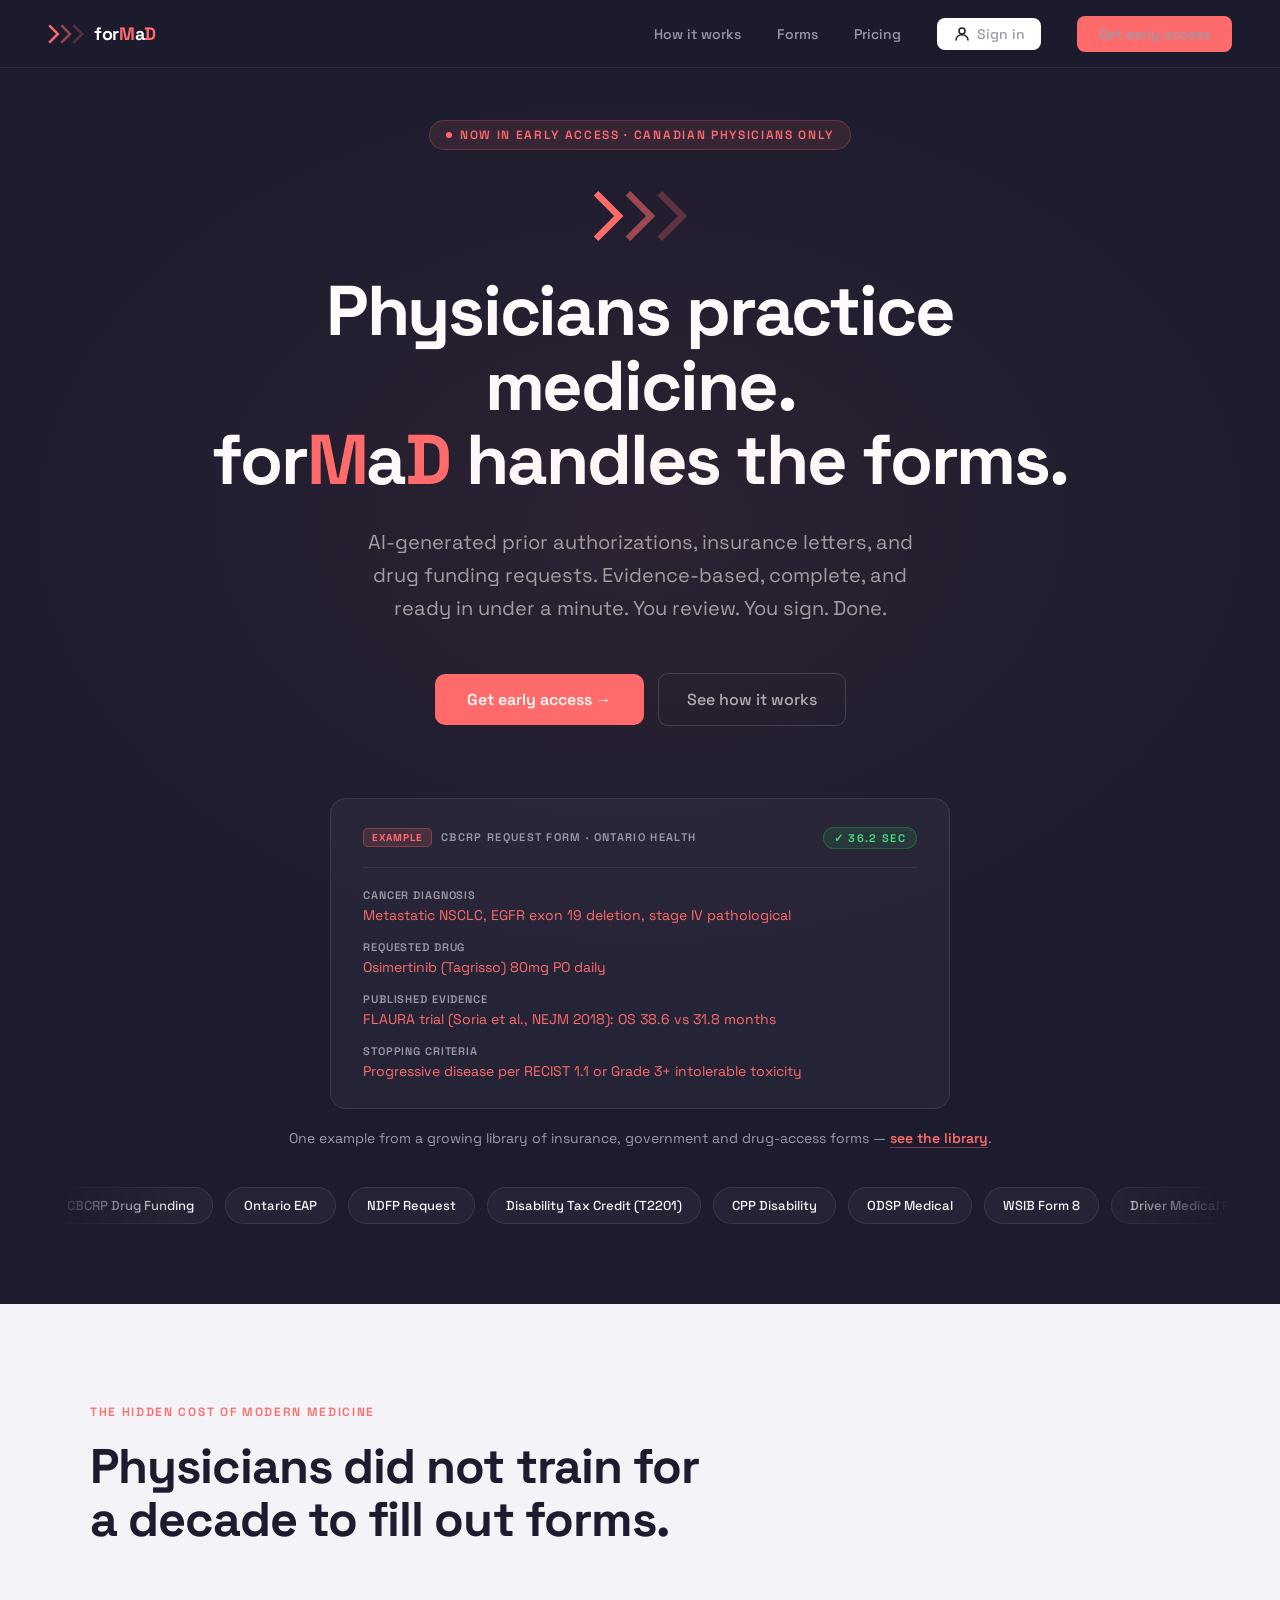
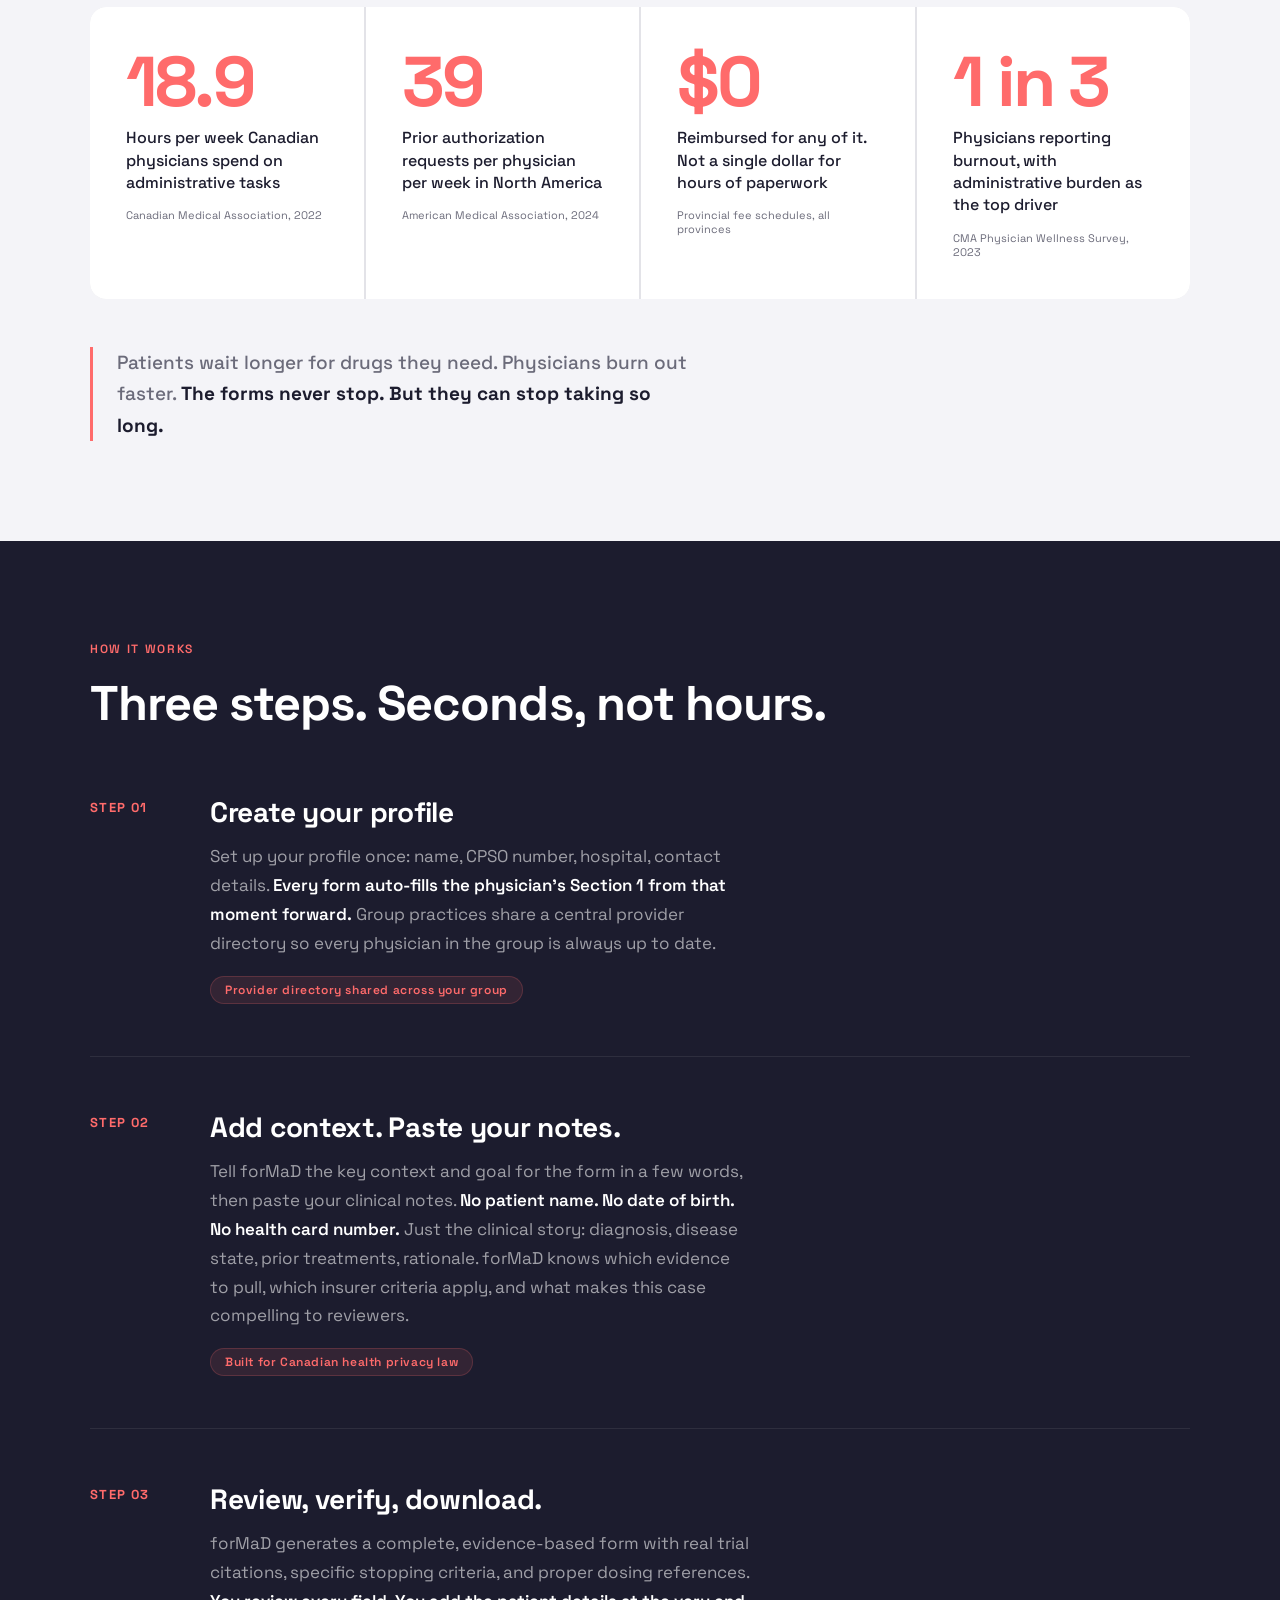
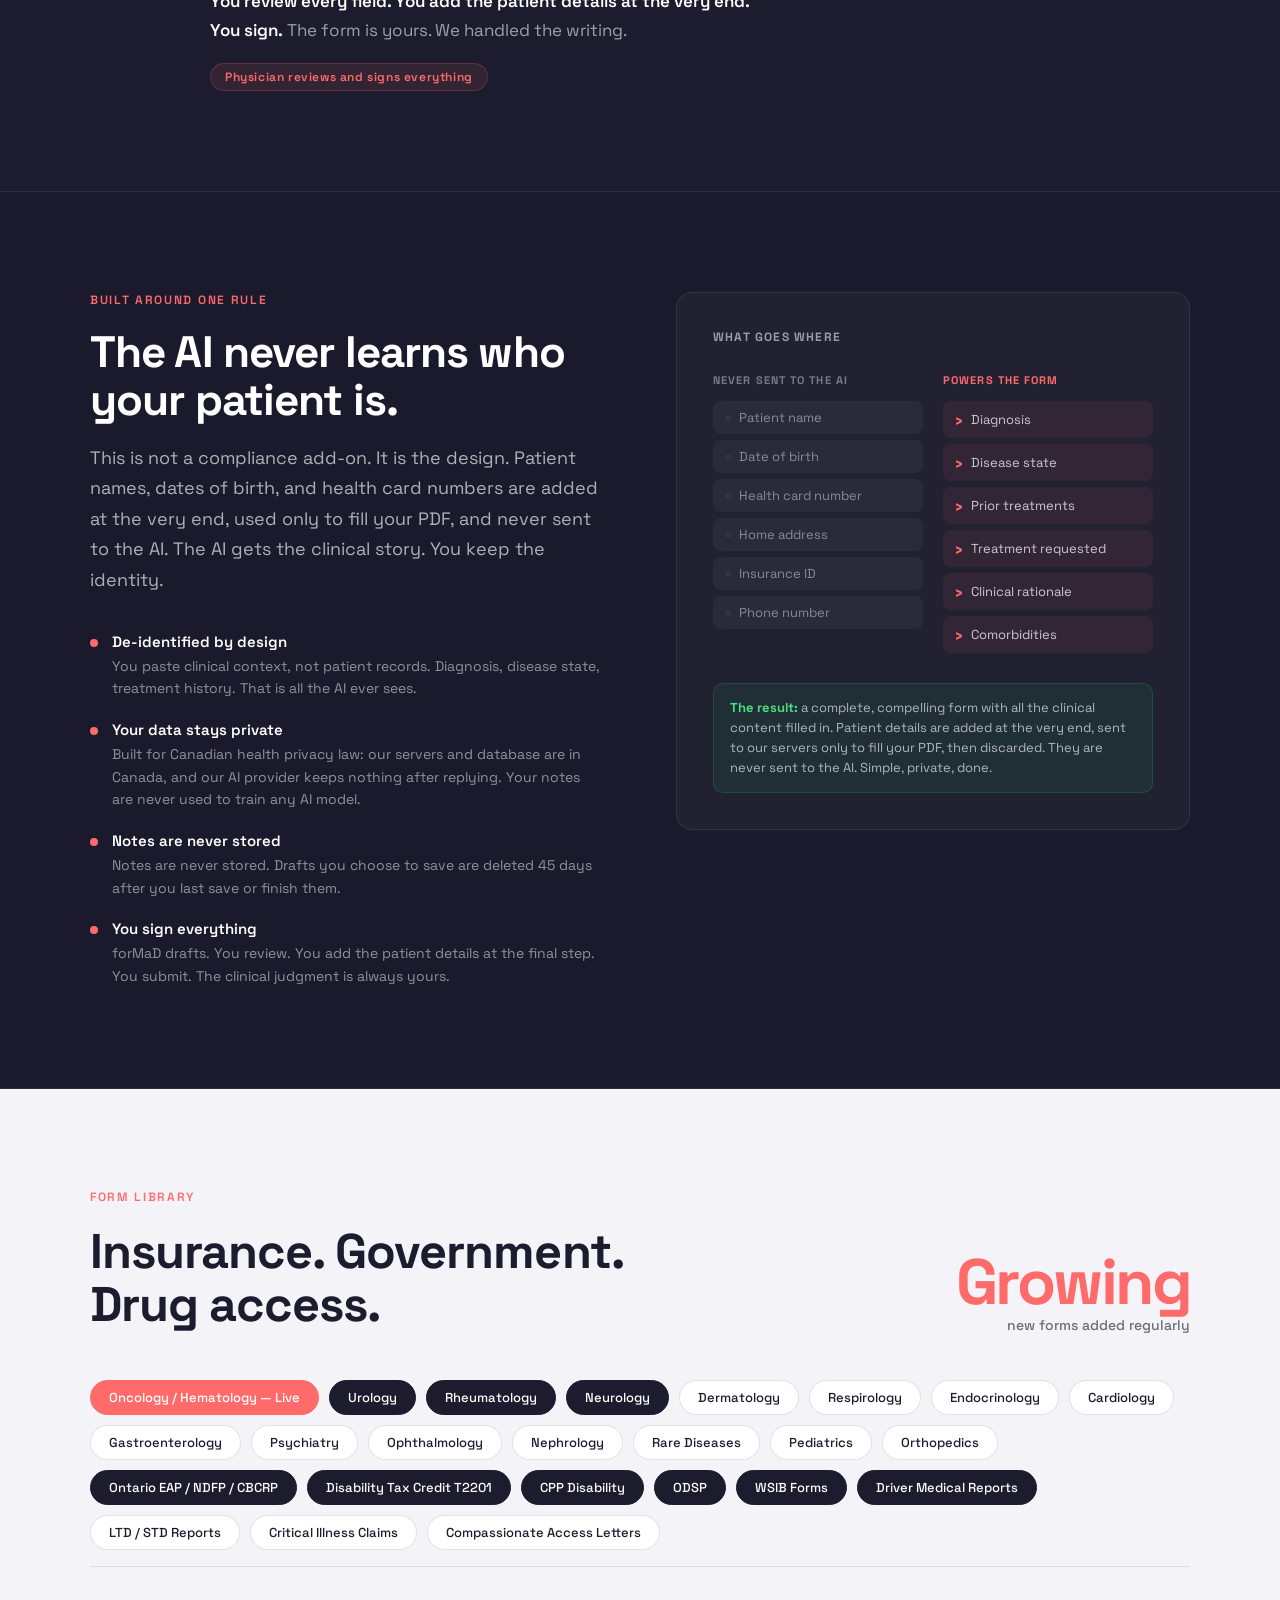
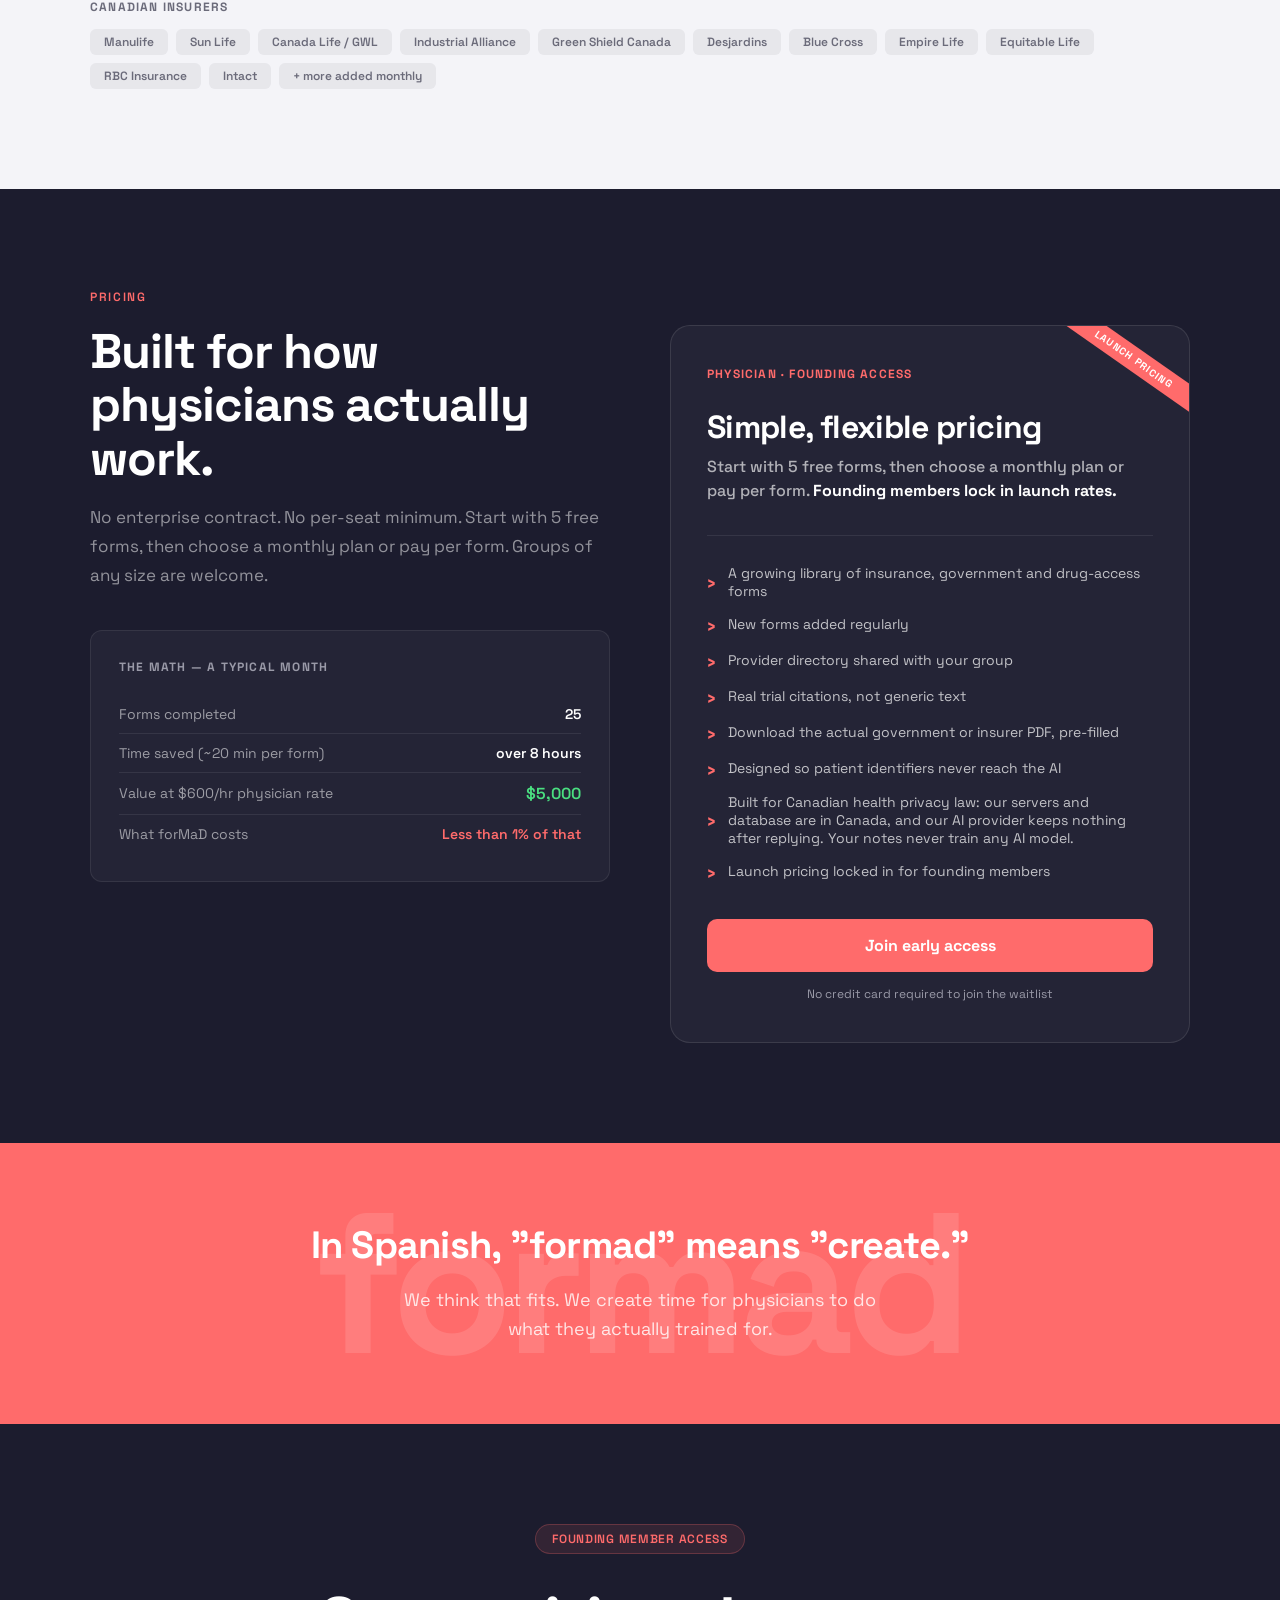
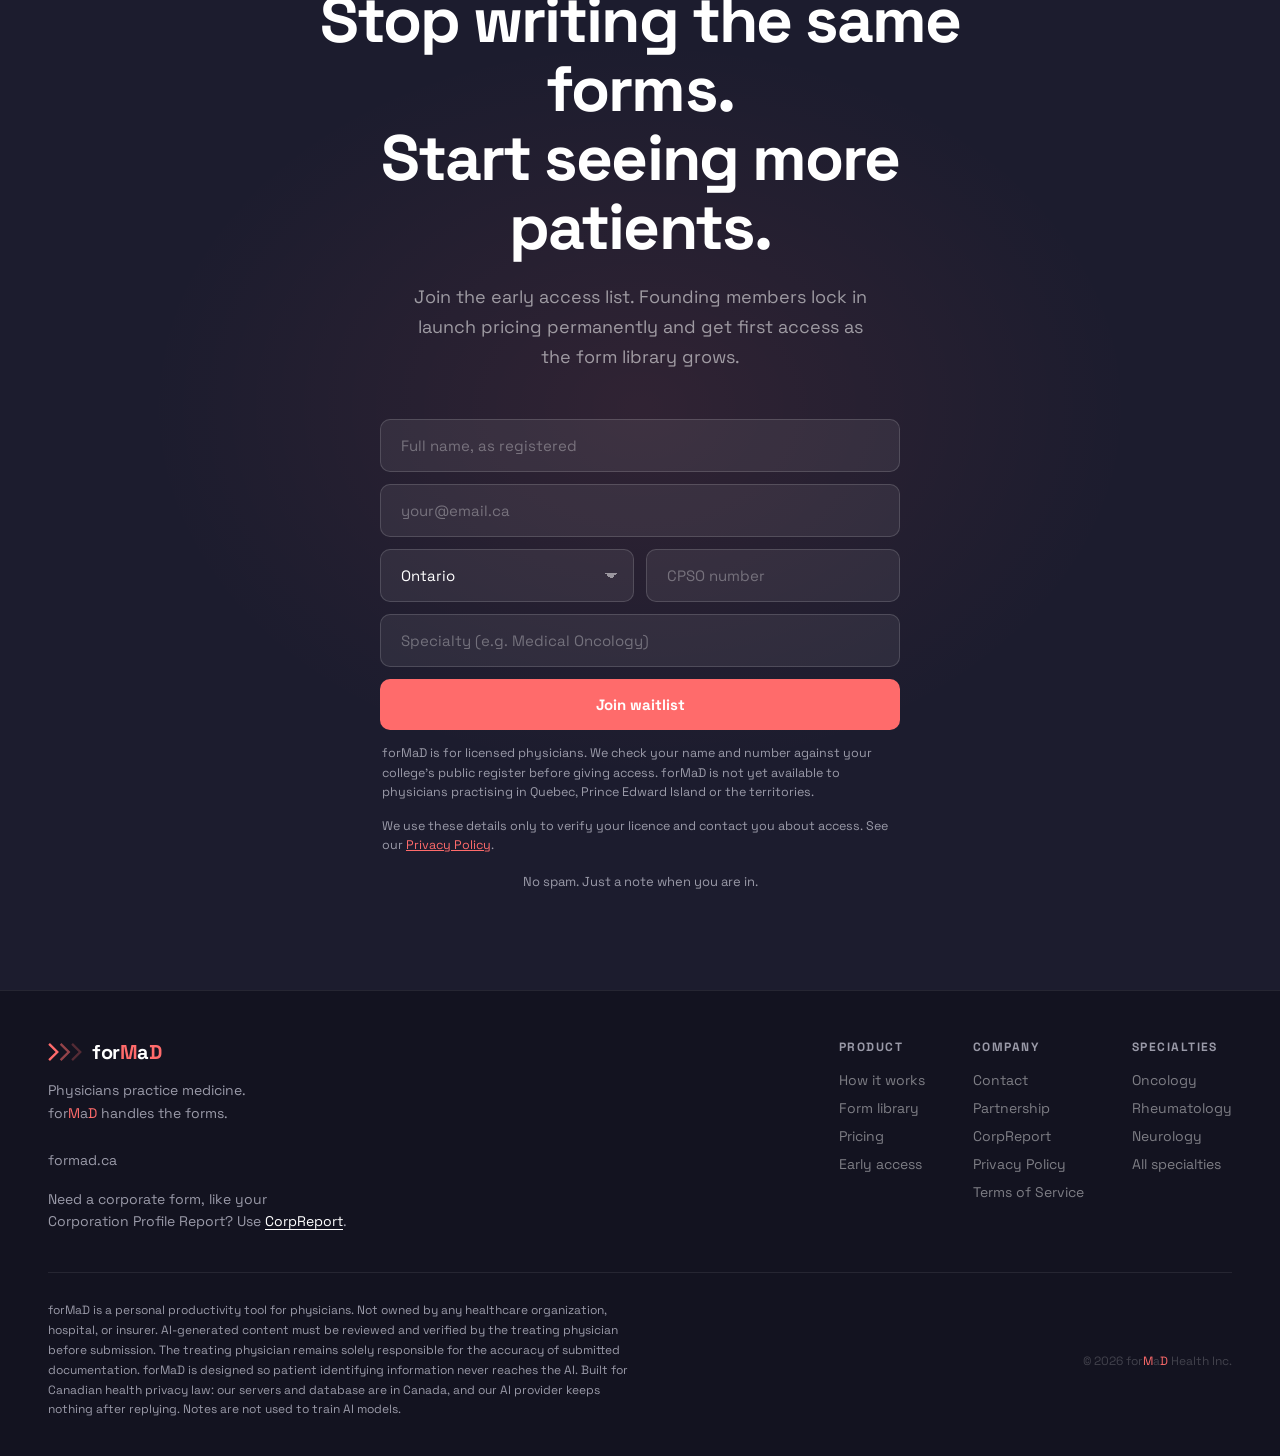
<file: index.html>
<!DOCTYPE html>
<html lang="en">
<head>
  <meta charset="UTF-8">
  <meta name="viewport" content="width=device-width, initial-scale=1.0">
  <title>forMaD — Physicians practice medicine. forMaD handles the forms.</title>
  <link rel="icon" type="image/svg+xml" href="data:image/svg+xml,%3Csvg%20xmlns%3D%22http%3A%2F%2Fwww.w3.org%2F2000%2Fsvg%22%20viewBox%3D%220%200%20100%20100%22%3E%3Crect%20width%3D%22100%22%20height%3D%22100%22%20rx%3D%2222%22%20fill%3D%22%231C1C2E%22%2F%3E%3Cg%20transform%3D%22translate%2822.9%2C50%29%20scale%280.62%29%22%3E%3Cpath%20d%3D%22M0%20-26%20L26%200%20L0%2026%20L-4.77%2021.23%20L16.47%200%20L-4.77%20-21.23%20Z%22%20fill%3D%22%23FF6B6B%22%2F%3E%3Cpath%20d%3D%22M33.09%20-26%20L59.09%200%20L33.09%2026%20L28.33%2021.23%20L49.56%200%20L28.33%20-21.23%20Z%22%20fill%3D%22%23FF6B6B%22%20opacity%3D%220.55%22%2F%3E%3Cpath%20d%3D%22M66.19%20-26%20L92.19%200%20L66.19%2026%20L61.42%2021.23%20L82.65%200%20L61.42%20-21.23%20Z%22%20fill%3D%22%23FF6B6B%22%20opacity%3D%220.28%22%2F%3E%3C%2Fg%3E%3C%2Fsvg%3E">
  <meta name="description" content="AI-assisted prior authorization and medical form completion for Canadian specialist physicians. A growing library of insurance, government and drug-access forms.">
  <link rel="preload" href="/fonts/space-grotesk-latin.woff2" as="font" type="font/woff2" crossorigin>
  <link rel="stylesheet" href="/fonts/fonts.css">
  <style>
    *, *::before, *::after { box-sizing: border-box; margin: 0; padding: 0; }

    :root {
      --dark:   #1C1C2E;
      --coral:  #FF6B6B;
      --c55:    rgba(255,107,107,0.55);
      --c25:    rgba(255,107,107,0.25);
      --c10:    rgba(255,107,107,0.10);
      --white:  #FFFFFF;
      --off:    #F4F4F8;
      --muted:  #9A9AA8;
      --dim:    #6B6B7A;
      --border: rgba(255,255,255,0.08);
      --r:      14px;
    }

    html { scroll-behavior: smooth; }

    body {
      font-family: 'Space Grotesk', sans-serif;
      background: var(--dark);
      color: var(--white);
      -webkit-font-smoothing: antialiased;
      overflow-x: hidden;
    }

    /* forMaD wordmark: M and D coral. Only in nav, hero h1, footer. Body text: plain forMaD */
    em.wm {
      font-style: normal;
      color: var(--coral);
    }

    /* ── NAV ─────────────────────────────────────────────────────────── */
    nav {
      position: fixed; top: 0; left: 0; right: 0; z-index: 100;
      display: flex; align-items: center; justify-content: space-between;
      padding: 0 48px; height: 68px;
      background: rgba(28,28,46,0.88);
      backdrop-filter: blur(16px);
      border-bottom: 1px solid var(--border);
    }

    .nav-logo { display: flex; align-items: center; gap: 10px; text-decoration: none; }

    /* chevron mark uses inline SVG from brand file */

    .nav-wordmark {
      font-size: 18px; font-weight: 700; letter-spacing: -0.02em; color: var(--white);
    }

    .nav-links { display: flex; align-items: center; gap: 36px; }
    .nav-links a {
      font-size: 14px; font-weight: 500; color: var(--muted);
      text-decoration: none; transition: color 0.2s;
    }
    .nav-links a:hover { color: var(--white); }

    .nav-cta {
      background: var(--coral); color: var(--white);
      padding: 9px 22px; border-radius: 8px;
      font-size: 14px; font-weight: 600;
      text-decoration: none; transition: opacity 0.2s;
    }
    .nav-cta:hover { opacity: 0.88; color: var(--white); }

    /* ── HERO ────────────────────────────────────────────────────────── */
    .hero {
      min-height: 100vh;
      display: flex; flex-direction: column;
      align-items: center; justify-content: center;
      padding: 120px 48px 80px;
      position: relative; overflow: hidden;
      text-align: center;
    }

    .hero::before {
      content: '';
      position: absolute; inset: 0;
      background: radial-gradient(ellipse 80% 55% at 50% 40%, rgba(255,107,107,0.07) 0%, transparent 70%);
      pointer-events: none;
    }

    .hero-eyebrow {
      display: inline-flex; align-items: center; gap: 8px;
      font-size: 12px; font-weight: 600; letter-spacing: 0.14em;
      text-transform: uppercase; color: var(--coral);
      background: var(--c10); border: 1px solid rgba(255,107,107,0.25);
      padding: 6px 16px; border-radius: 100px;
      margin-bottom: 40px;
    }

    .hero-eyebrow::before {
      content: ''; width: 6px; height: 6px;
      background: var(--coral); border-radius: 50%;
      animation: pulse 2s ease-in-out infinite;
    }

    @keyframes pulse {
      0%, 100% { opacity: 1; transform: scale(1); }
      50% { opacity: 0.35; transform: scale(0.65); }
    }

    .hero-mark {
      display: flex; justify-content: center; gap: 8px;
      margin-bottom: 32px;
    }

    .hero-h1 {
      font-size: clamp(40px, 5.5vw, 76px);
      font-weight: 700; line-height: 1.06;
      letter-spacing: -0.03em;
      max-width: 860px; margin: 0 auto 28px;
      color: var(--white);
    }

    /* Second line: M and D coral only */
    .hero-h1 .line2 { display: block; color: var(--white); }

    .hero-sub {
      font-size: clamp(16px, 1.8vw, 20px);
      font-weight: 400; line-height: 1.65;
      color: rgba(255,255,255,0.58);
      max-width: 560px; margin: 0 auto 48px;
    }

    .hero-actions {
      display: flex; gap: 14px; align-items: center;
      justify-content: center; flex-wrap: wrap;
    }

    .btn-primary {
      background: var(--coral); color: var(--white);
      padding: 15px 32px; border-radius: 10px;
      font-size: 16px; font-weight: 600;
      text-decoration: none; transition: all 0.2s;
      display: inline-flex; align-items: center; gap: 8px;
    }
    .btn-primary:hover { opacity: 0.9; transform: translateY(-1px); }

    .btn-ghost {
      color: rgba(255,255,255,0.65); padding: 15px 28px;
      border-radius: 10px; border: 1px solid rgba(255,255,255,0.15);
      font-size: 16px; font-weight: 500;
      text-decoration: none; transition: all 0.2s;
    }
    .btn-ghost:hover { border-color: rgba(255,255,255,0.35); color: var(--white); }

    /* Form preview */
    .form-preview {
      margin-top: 72px;
      background: rgba(255,255,255,0.04);
      border: 1px solid rgba(255,255,255,0.09);
      border-radius: 16px; padding: 28px 32px;
      max-width: 620px; width: 100%;
      text-align: left; position: relative;
    }

    .form-preview-header {
      font-size: 11px; font-weight: 600; letter-spacing: 0.12em;
      text-transform: uppercase; color: var(--muted);
      padding-bottom: 18px; border-bottom: 1px solid rgba(255,255,255,0.08);
      margin-bottom: 20px; display: flex; align-items: center; justify-content: space-between;
    }

    .fp-badge {
      display: inline-flex; align-items: center; gap: 6px;
      background: rgba(34,197,94,0.12); border: 1px solid rgba(34,197,94,0.3);
      color: #4ade80; padding: 3px 10px; border-radius: 100px;
      font-size: 11px; font-weight: 600;
    }

    .fp-example {
      display: inline-block; margin-right: 9px;
      background: rgba(255,107,107,0.14); border: 1px solid rgba(255,107,107,0.32);
      color: var(--coral); padding: 2px 8px; border-radius: 5px;
      font-size: 10px; font-weight: 700; letter-spacing: 0.1em;
    }

    .fp-caption {
      margin-top: 20px; text-align: center; font-size: 14px; color: var(--muted);
    }
    .fp-caption a { color: var(--coral); text-decoration: none; font-weight: 600; border-bottom: 1px solid rgba(255,107,107,0.4); }
    .fp-caption a:hover { border-bottom-color: var(--coral); }

    /* Rolling form-examples ticker */
    .ticker {
      margin-top: 40px; width: 100%; max-width: 100vw; overflow: hidden;
      -webkit-mask-image: linear-gradient(90deg, transparent, #000 12%, #000 88%, transparent);
      mask-image: linear-gradient(90deg, transparent, #000 12%, #000 88%, transparent);
    }
    .ticker-track {
      display: inline-flex; gap: 12px; white-space: nowrap;
      animation: tickerScroll 48s linear infinite;
      will-change: transform;
    }
    .ticker:hover .ticker-track { animation-play-state: paused; }
    .ticker-item {
      flex: 0 0 auto;
      background: rgba(255,255,255,0.04); border: 1px solid rgba(255,255,255,0.09);
      border-radius: 100px; padding: 9px 18px;
      font-size: 13px; font-weight: 500; color: var(--off);
    }
    @keyframes tickerScroll {
      from { transform: translateX(0); }
      to { transform: translateX(-50%); }
    }
    @media (prefers-reduced-motion: reduce) {
      .ticker-track { animation: none; }
    }

    .form-row { display: flex; flex-direction: column; gap: 4px; margin-bottom: 16px; }
    .form-row:last-of-type { margin-bottom: 0; }
    .form-label { font-size: 11px; font-weight: 600; letter-spacing: 0.08em; text-transform: uppercase; color: var(--muted); }
    .form-value {
      font-size: 14px; font-weight: 400; color: var(--coral);
      overflow: hidden; white-space: nowrap;
      max-width: 0; opacity: 0;
    }
    .form-value.v1 { animation: revealText 1.2s ease 0.8s forwards; }
    .form-value.v2 { animation: revealText 1.4s ease 2.4s forwards; }
    .form-value.v3 { animation: revealText 1.1s ease 4.2s forwards; }
    .form-value.v4 { animation: revealText 0.9s ease 5.8s forwards; }

    @keyframes revealText {
      0%   { max-width: 0; opacity: 0; }
      10%  { opacity: 1; }
      100% { max-width: 100%; opacity: 1; }
    }

    /* ── STATS ───────────────────────────────────────────────────────── */
    .stats {
      background: var(--off); color: var(--dark);
      padding: 100px 48px;
    }

    .container { max-width: 1100px; margin: 0 auto; }

    .eyebrow {
      font-size: 12px; font-weight: 600; letter-spacing: 0.14em;
      text-transform: uppercase; color: var(--coral);
      margin-bottom: 20px; display: block;
    }

    .stats-headline {
      font-size: clamp(30px, 3.8vw, 50px);
      font-weight: 700; line-height: 1.1;
      letter-spacing: -0.02em;
      max-width: 640px; margin-bottom: 60px; color: var(--dark);
    }

    .stats-grid {
      display: grid;
      grid-template-columns: repeat(auto-fit, minmax(220px, 1fr));
      gap: 2px; background: rgba(28,28,46,0.08);
      border-radius: 16px; overflow: hidden;
      margin-bottom: 48px;
    }

    .stat-card { background: var(--white); padding: 40px 36px; display: flex; flex-direction: column; gap: 10px; }

    .stat-num {
      font-size: clamp(48px, 5.5vw, 76px);
      font-weight: 700; line-height: 1;
      letter-spacing: -0.04em; color: var(--coral);
    }

    .stat-label { font-size: 16px; font-weight: 500; line-height: 1.4; color: var(--dark); }
    .stat-src { font-size: 11px; color: var(--dim); margin-top: 4px; }

    .stats-closer {
      font-size: 19px; font-weight: 500; line-height: 1.65;
      color: var(--dim); max-width: 600px;
      border-left: 3px solid var(--coral); padding-left: 24px;
    }
    .stats-closer strong { color: var(--dark); }

    /* ── HOW IT WORKS ────────────────────────────────────────────────── */
    .how { background: var(--dark); padding: 100px 48px; }

    .section-h2 {
      font-size: clamp(30px, 3.8vw, 50px);
      font-weight: 700; line-height: 1.1;
      letter-spacing: -0.02em; margin-bottom: 64px;
    }

    .steps { display: flex; flex-direction: column; }

    .step {
      display: grid; grid-template-columns: 80px 1fr;
      gap: 40px; padding: 52px 0;
      border-bottom: 1px solid var(--border);
      align-items: start;
    }
    .step:first-child { padding-top: 0; }
    .step:last-child { border-bottom: none; padding-bottom: 0; }

    .step-n {
      font-size: 13px; font-weight: 700; letter-spacing: 0.1em;
      color: var(--coral); padding-top: 5px;
      text-transform: uppercase;
    }

    .step-title {
      font-size: clamp(20px, 2.2vw, 28px);
      font-weight: 700; letter-spacing: -0.01em; margin-bottom: 12px;
    }

    .step-desc {
      font-size: 17px; font-weight: 400; line-height: 1.7;
      color: rgba(255,255,255,0.58); max-width: 540px;
    }

    .step-desc strong { color: var(--white); font-weight: 600; }

    .step-pill {
      display: inline-block; margin-top: 18px;
      background: var(--c10); border: 1px solid rgba(255,107,107,0.2);
      color: var(--coral); padding: 5px 14px; border-radius: 100px;
      font-size: 12px; font-weight: 600; letter-spacing: 0.05em;
    }

    /* ── PRIVACY ─────────────────────────────────────────────────────── */
    .privacy {
      background: #1A1A2C;
      border-top: 1px solid var(--border);
      border-bottom: 1px solid var(--border);
      padding: 100px 48px;
    }

    .privacy-grid {
      display: grid; grid-template-columns: 1fr 1fr;
      gap: 72px; align-items: start;
    }

    .privacy-h2 {
      font-size: clamp(28px, 3.5vw, 44px);
      font-weight: 700; line-height: 1.1;
      letter-spacing: -0.02em; margin-bottom: 18px;
    }

    .privacy-lead {
      font-size: 18px; line-height: 1.7;
      color: rgba(255,255,255,0.65); margin-bottom: 36px;
    }

    .privacy-pillars { display: flex; flex-direction: column; gap: 20px; }

    .pillar { display: flex; align-items: flex-start; gap: 14px; }

    .pillar-dot {
      width: 8px; height: 8px; border-radius: 50%;
      background: var(--coral); flex-shrink: 0; margin-top: 7px;
    }

    .pillar strong { display: block; font-size: 15px; font-weight: 600; margin-bottom: 4px; }
    .pillar span { font-size: 14px; color: rgba(255,255,255,0.52); line-height: 1.55; }

    /* PHI visual */
    .phi-visual {
      background: rgba(255,255,255,0.03);
      border: 1px solid rgba(255,255,255,0.08);
      border-radius: 16px; padding: 36px;
    }

    .phi-title {
      font-size: 12px; font-weight: 700; letter-spacing: 0.1em;
      text-transform: uppercase; color: var(--muted); margin-bottom: 28px;
    }

    .phi-cols { display: grid; grid-template-columns: 1fr 1fr; gap: 20px; }

    .phi-col h4 {
      font-size: 11px; font-weight: 700; letter-spacing: 0.1em;
      text-transform: uppercase; margin-bottom: 14px;
    }

    .phi-col.yours h4 { color: rgba(255,255,255,0.4); }
    .phi-col.ours h4 { color: var(--coral); }

    .phi-item {
      display: flex; align-items: center; gap: 8px;
      font-size: 13px; padding: 8px 12px;
      border-radius: 8px; margin-bottom: 6px;
    }

    .phi-item.stays {
      background: rgba(255,255,255,0.04);
      color: rgba(255,255,255,0.45);
    }

    .phi-item.goes {
      background: rgba(255,107,107,0.08);
      color: rgba(255,255,255,0.75);
    }

    .phi-item.stays::before { content: '○'; color: rgba(255,255,255,0.2); font-size: 10px; }
    .phi-item.goes::before { content: '›'; color: var(--coral); font-weight: 700; font-size: 16px; }

    .phi-note {
      margin-top: 24px; padding: 14px 16px;
      background: rgba(34,197,94,0.08);
      border: 1px solid rgba(34,197,94,0.2);
      border-radius: 10px;
      font-size: 13px; color: rgba(255,255,255,0.65); line-height: 1.55;
    }

    .phi-note strong { color: #4ade80; }

    /* ── FORM LIBRARY ────────────────────────────────────────────────── */
    .library { background: var(--off); color: var(--dark); padding: 100px 48px; }

    .library-top {
      display: flex; align-items: flex-end;
      justify-content: space-between; margin-bottom: 48px;
      flex-wrap: wrap; gap: 24px;
    }

    .library-h2 {
      font-size: clamp(30px, 3.8vw, 50px);
      font-weight: 700; line-height: 1.1;
      letter-spacing: -0.02em; color: var(--dark);
    }

    .lib-count {
      font-size: 64px; font-weight: 700;
      color: var(--coral); letter-spacing: -0.04em; line-height: 1;
    }
    .lib-count span {
      display: block; font-size: 14px; color: var(--dim);
      font-weight: 500; letter-spacing: 0; margin-top: 4px;
    }

    .chip-row { display: flex; flex-wrap: wrap; gap: 10px; margin-bottom: 10px; }

    .chip {
      padding: 8px 18px; border-radius: 100px;
      font-size: 13px; font-weight: 500;
      background: var(--white); color: var(--dark);
      border: 1px solid rgba(28,28,46,0.12);
    }
    .chip.on { background: var(--dark); color: var(--white); border-color: var(--dark); }
    .chip.live { background: var(--coral); color: var(--white); border-color: var(--coral); }

    .insurer-section { border-top: 1px solid rgba(28,28,46,0.1); padding-top: 32px; margin-top: 16px; }

    .insurer-label {
      font-size: 12px; font-weight: 700; letter-spacing: 0.1em;
      text-transform: uppercase; color: var(--dim); margin-bottom: 14px;
    }

    .insurer-pills { display: flex; flex-wrap: wrap; gap: 8px; }

    .ipill {
      padding: 5px 14px; border-radius: 6px;
      font-size: 12px; font-weight: 600;
      background: rgba(28,28,46,0.06); color: var(--dim);
    }

    /* ── PRICING ─────────────────────────────────────────────────────── */
    .pricing { background: var(--dark); padding: 100px 48px; }

    .pricing-inner { display: grid; grid-template-columns: 1fr 1fr; gap: 60px; align-items: start; }

    .pricing-h2 {
      font-size: clamp(30px, 3.8vw, 50px);
      font-weight: 700; line-height: 1.1;
      letter-spacing: -0.02em; margin-bottom: 18px;
    }

    .pricing-sub {
      font-size: 17px; line-height: 1.7;
      color: rgba(255,255,255,0.52); margin-bottom: 40px;
    }

    .roi {
      background: rgba(255,255,255,0.04);
      border: 1px solid var(--border);
      border-radius: 12px; padding: 28px;
    }

    .roi-title {
      font-size: 12px; font-weight: 700; letter-spacing: 0.1em;
      text-transform: uppercase; color: var(--muted); margin-bottom: 20px;
    }

    .roi-row {
      display: flex; justify-content: space-between;
      align-items: center; padding: 10px 0;
      border-bottom: 1px solid var(--border);
      font-size: 14px;
    }
    .roi-row:last-child { border-bottom: none; }
    .roi-row .lbl { color: rgba(255,255,255,0.55); }
    .roi-row .val { font-weight: 600; }
    .roi-row .val.coral { color: var(--coral); }
    .roi-row .val.green { color: #4ade80; font-size: 16px; }

    .plan-card {
      background: rgba(255,255,255,0.04);
      border: 1px solid rgba(255,255,255,0.1);
      border-radius: 20px; padding: 40px 36px;
      position: relative; overflow: hidden;
    }

    .plan-card::after {
      content: 'LAUNCH PRICING';
      position: absolute; top: 22px; right: -30px;
      background: var(--coral); color: var(--white);
      font-size: 10px; font-weight: 700; letter-spacing: 0.1em;
      padding: 5px 38px; transform: rotate(35deg);
    }

    .plan-name {
      font-size: 12px; font-weight: 700; letter-spacing: 0.1em;
      text-transform: uppercase; color: var(--coral); margin-bottom: 28px;
    }

    .plan-price { margin-bottom: 8px; }

    .price-big {
      font-size: 32px; font-weight: 700;
      letter-spacing: -0.02em; line-height: 1.1;
    }

    .price-per { font-size: 16px; color: var(--muted); font-weight: 400; }

    .price-form {
      font-size: 16px; font-weight: 500;
      color: rgba(255,255,255,0.65); margin-bottom: 32px; margin-top: 10px; line-height: 1.5;
    }
    .price-form strong { color: var(--white); }

    .plan-div { height: 1px; background: var(--border); margin: 28px 0; }

    .plan-feats { display: flex; flex-direction: column; gap: 13px; margin-bottom: 36px; }

    .plan-feat {
      display: flex; align-items: center; gap: 12px;
      font-size: 14px; color: rgba(255,255,255,0.72);
    }
    .plan-feat::before { content: '›'; color: var(--coral); font-size: 18px; font-weight: 700; flex-shrink: 0; }

    .plan-btn {
      display: block; text-align: center;
      background: var(--coral); color: var(--white);
      padding: 16px; border-radius: 10px;
      font-size: 16px; font-weight: 700;
      text-decoration: none; transition: opacity 0.2s;
    }
    .plan-btn:hover { opacity: 0.88; }

    .plan-note { text-align: center; font-size: 12px; color: var(--muted); margin-top: 14px; }

    .group-strip {
      margin-top: 22px; padding: 18px 22px;
      background: rgba(255,255,255,0.03);
      border: 1px solid var(--border);
      border-radius: 12px; display: flex;
      align-items: center; justify-content: space-between;
      gap: 14px; flex-wrap: wrap;
    }
    .group-strip span { font-size: 14px; color: rgba(255,255,255,0.55); }
    .group-strip strong { color: var(--white); }
    .group-strip a { color: var(--coral); font-weight: 600; font-size: 14px; text-decoration: none; }

    /* ── SPANISH ─────────────────────────────────────────────────────── */
    .spanish {
      background: var(--coral); color: var(--white);
      padding: 80px 48px; text-align: center; overflow: hidden;
      position: relative;
    }

    .spanish-bg {
      position: absolute; top: 50%; left: 50%; transform: translate(-50%,-50%);
      font-size: clamp(100px, 18vw, 200px); font-weight: 700;
      letter-spacing: -0.04em; opacity: 0.12; white-space: nowrap;
      pointer-events: none; user-select: none;
    }

    .spanish-content { position: relative; z-index: 1; }

    .spanish-def {
      font-size: clamp(22px, 3vw, 38px);
      font-weight: 700; line-height: 1.2; margin-bottom: 16px;
      letter-spacing: -0.02em;
    }

    .spanish-sub {
      font-size: 18px; opacity: 0.82; line-height: 1.65;
      max-width: 480px; margin: 0 auto;
    }

    /* ── CTA ─────────────────────────────────────────────────────────── */
    .cta-sec {
      background: var(--dark); padding: 100px 48px;
      text-align: center; position: relative; overflow: hidden;
    }

    .cta-sec::before {
      content: '';
      position: absolute; inset: 0;
      background: radial-gradient(ellipse 55% 45% at 50% 50%, rgba(255,107,107,0.09) 0%, transparent 70%);
      pointer-events: none;
    }

    .founding-pill {
      display: inline-flex; align-items: center; gap: 8px;
      background: var(--c10); border: 1px solid rgba(255,107,107,0.25);
      padding: 6px 16px; border-radius: 100px;
      font-size: 12px; font-weight: 600; color: var(--coral);
      margin-bottom: 32px; letter-spacing: 0.06em; text-transform: uppercase;
    }

    .cta-h2 {
      font-size: clamp(34px, 5vw, 64px);
      font-weight: 700; line-height: 1.08;
      letter-spacing: -0.03em; margin-bottom: 20px;
      max-width: 700px; margin-left: auto; margin-right: auto;
      position: relative; z-index: 1;
    }

    .cta-sub {
      font-size: 18px; color: rgba(255,255,255,0.55);
      margin-bottom: 48px; max-width: 460px;
      margin-left: auto; margin-right: auto; line-height: 1.65;
      position: relative; z-index: 1;
    }

    .email-form {
      display: flex; gap: 12px; max-width: 460px;
      margin: 0 auto; flex-wrap: wrap; justify-content: center;
      position: relative; z-index: 1;
    }

    .email-in {
      flex: 1; min-width: 220px; padding: 16px 20px;
      background: rgba(255,255,255,0.07);
      border: 1px solid rgba(255,255,255,0.15);
      border-radius: 10px; font-size: 15px;
      color: var(--white); font-family: 'Space Grotesk', sans-serif;
      outline: none; transition: border-color 0.2s;
    }
    .email-in::placeholder { color: rgba(255,255,255,0.32); }
    .email-in:focus { border-color: var(--coral); }

    .email-btn {
      background: var(--coral); color: var(--white);
      padding: 16px 28px; border-radius: 10px;
      font-size: 15px; font-weight: 700;
      border: none; cursor: pointer;
      font-family: 'Space Grotesk', sans-serif;
      transition: opacity 0.2s;
    }
    .email-btn:hover { opacity: 0.88; }
    .email-btn:disabled { opacity: 0.6; cursor: wait; }

    /* Early-access form: who is asking, so we can confirm registration */
    .join-form {
      display: grid; grid-template-columns: 1fr 1fr; gap: 12px;
      max-width: 520px; margin: 0 auto; text-align: left;
      position: relative; z-index: 1;
    }
    .join-form .wide { grid-column: 1 / -1; }
    .join-form .email-in { width: 100%; min-width: 0; }
    .join-form select.email-in { appearance: none; -webkit-appearance: none; cursor: pointer;
      background-image: linear-gradient(45deg, transparent 50%, rgba(255,255,255,0.5) 50%), linear-gradient(135deg, rgba(255,255,255,0.5) 50%, transparent 50%);
      background-position: calc(100% - 22px) 50%, calc(100% - 16px) 50%; background-size: 6px 6px; background-repeat: no-repeat; }
    .join-form select.email-in option { background: var(--dark); color: var(--white); }
    .join-form .email-btn { width: 100%; }
    .join-why { grid-column: 1 / -1; font-size: 12.5px; color: var(--muted); line-height: 1.55; margin: 2px 2px 0; }
    @media (max-width: 480px) { .join-form { grid-template-columns: 1fr; } }

    .cta-note { font-size: 13px; color: var(--muted); margin-top: 18px; position: relative; z-index: 1; }

    /* ── FOOTER ──────────────────────────────────────────────────────── */
    footer {
      background: #131320;
      padding: 48px 48px 36px;
      border-top: 1px solid var(--border);
    }

    .footer-top {
      display: flex; align-items: flex-start;
      justify-content: space-between; margin-bottom: 40px;
      flex-wrap: wrap; gap: 32px;
    }

    .footer-brand { max-width: 300px; }

    .footer-logo { display: flex; align-items: center; gap: 10px; margin-bottom: 14px; }

    .footer-wm { font-size: 20px; font-weight: 700; letter-spacing: -0.02em; color: var(--white); }

    .footer-tag { font-size: 14px; color: var(--muted); line-height: 1.65; }
    .footer-cr { font-size: 14px; color: var(--muted); line-height: 1.6; margin: 16px 0 0; }
    .footer-cr a { color: var(--white); text-decoration: underline; text-underline-offset: 3px; }
    .footer-cr a:hover { color: var(--coral); }

    .footer-cols { display: flex; gap: 48px; flex-wrap: wrap; }

    .footer-col h4 {
      font-size: 12px; font-weight: 700; letter-spacing: 0.12em;
      text-transform: uppercase; color: var(--muted); margin-bottom: 16px;
    }

    .footer-col a {
      display: block; font-size: 14px; color: rgba(255,255,255,0.45);
      text-decoration: none; margin-bottom: 10px; transition: color 0.2s;
    }
    .footer-col a:hover { color: var(--white); }

    .footer-bottom {
      border-top: 1px solid var(--border); padding-top: 28px;
      display: flex; align-items: center; justify-content: space-between;
      flex-wrap: wrap; gap: 16px;
    }

    .footer-legal { font-size: 12px; color: var(--muted); line-height: 1.65; max-width: 580px; }
    .footer-corp { font-size: 12px; color: rgba(255,255,255,0.2); white-space: nowrap; }

    /* ── RESPONSIVE ──────────────────────────────────────────────────── */
    @media (max-width: 768px) {
      nav { padding: 0 20px; }
      .nav-links { display: none; }
      .hero, .stats, .how, .privacy, .library, .pricing, .cta-sec, footer { padding: 72px 24px; }
      .pricing-inner, .privacy-grid { grid-template-columns: 1fr; }
      .stats-grid { grid-template-columns: 1fr 1fr; }
      .footer-top { flex-direction: column; }
      .footer-cols { gap: 28px; }
      .step { grid-template-columns: 1fr; gap: 10px; }
      .library-top { flex-direction: column; align-items: flex-start; }
      .phi-cols { grid-template-columns: 1fr; }
    }
    @media (max-width: 480px) {
      .stats-grid { grid-template-columns: 1fr; }
    }

    /* ── SCROLL FADE ─────────────────────────────────────────────────── */
    .fu { opacity: 0; transform: translateY(24px); transition: opacity 0.65s ease, transform 0.65s ease; }
    .fu.in { opacity: 1; transform: translateY(0); }
  
    .nav-portal {
      display: flex; align-items: center; gap: 6px;
      color: var(--dark); text-decoration: none;
      font-size: 13px; font-weight: 600;
      padding: 7px 16px; border-radius: 8px;
      background: var(--white);
      transition: all 0.2s;
    }
    .nav-portal:hover { background: #f0f0f0; }
    .nav-portal svg { flex-shrink: 0; stroke: var(--dark); }

  </style>
</head>
<body>

<!-- NAV -->
<nav>
  <a href="#" class="nav-logo">
    <svg width="36" height="28" viewBox="8 33 98 54" xmlns="http://www.w3.org/2000/svg">
      <g transform="translate(13.58,60)">
        <path d="M-0.00 -26.00 L 26.00 -0.00 L 0.00 26.00 L -4.77 21.23 L 16.47 -0.00 L -4.77 -21.23 Z" fill="#FF6B6B"/>
      <path d="M33.09 -26.00 L 59.09 -0.00 L 33.09 26.00 L 28.33 21.23 L 49.56 -0.00 L 28.33 -21.23 Z" fill="#FF6B6B" opacity="0.55"/>
      <path d="M66.19 -26.00 L 92.19 -0.00 L 66.19 26.00 L 61.42 21.23 L 82.65 -0.00 L 61.42 -21.23 Z" fill="#FF6B6B" opacity="0.28"/>
      </g>
    </svg>
    <span class="nav-wordmark">for<em class="wm">M</em>a<em class="wm">D</em></span>
  </a>
  <div class="nav-links">
    <a href="#how">How it works</a>
    <a href="#forms">Forms</a>
    <a href="#pricing">Pricing</a>
    <a href="https://app.formad.health/login" class="nav-portal" title="Physician portal" target="_blank">
      <svg width="18" height="18" viewBox="0 0 24 24" fill="none" stroke="currentColor" stroke-width="2" stroke-linecap="round" stroke-linejoin="round"><circle cx="12" cy="8" r="4"/><path d="M4 20c0-4 3.6-7 8-7s8 3 8 7"/></svg>
      <span>Sign in</span>
    </a>
    <a href="#early-access" class="nav-cta">Get early access</a>
  </div>
</nav>

<!-- HERO -->
<section class="hero">
  <div class="hero-eyebrow">Now in early access · Canadian physicians only</div>

  <div class="hero-mark">
<svg viewBox="8 33 98 54" height="52" xmlns="http://www.w3.org/2000/svg">
    <g transform="translate(13.58,60)">
      <path d="M-0.00 -26.00 L 26.00 -0.00 L 0.00 26.00 L -4.77 21.23 L 16.47 -0.00 L -4.77 -21.23 Z" fill="#FF6B6B"/>
      <path d="M33.09 -26.00 L 59.09 -0.00 L 33.09 26.00 L 28.33 21.23 L 49.56 -0.00 L 28.33 -21.23 Z" fill="#FF6B6B" opacity="0.55"/>
      <path d="M66.19 -26.00 L 92.19 -0.00 L 66.19 26.00 L 61.42 21.23 L 82.65 -0.00 L 61.42 -21.23 Z" fill="#FF6B6B" opacity="0.28"/>
    </g>
  </svg>
  </div>

  <h1 class="hero-h1">
    Physicians practice medicine.
    <span class="line2">for<em class="wm">M</em>a<em class="wm">D</em> handles the forms.</span>
  </h1>

  <p class="hero-sub">
    AI-generated prior authorizations, insurance letters, and drug funding requests. Evidence-based, complete, and ready in under a minute. You review. You sign. Done.
  </p>

  <div class="hero-actions">
    <a href="#early-access" class="btn-primary">Get early access →</a>
    <a href="#how" class="btn-ghost">See how it works</a>
  </div>

  <div class="form-preview">
    <div class="form-preview-header">
      <span><span class="fp-example">Example</span>CBCRP Request Form · Ontario Health</span>
      <span class="fp-badge">✓ 36.2 sec</span>
    </div>
    <div class="form-row">
      <span class="form-label">Cancer Diagnosis</span>
      <span class="form-value v1">Metastatic NSCLC, EGFR exon 19 deletion, stage IV pathological</span>
    </div>
    <div class="form-row">
      <span class="form-label">Requested Drug</span>
      <span class="form-value v2">Osimertinib (Tagrisso) 80mg PO daily</span>
    </div>
    <div class="form-row">
      <span class="form-label">Published Evidence</span>
      <span class="form-value v3">FLAURA trial (Soria et al., NEJM 2018): OS 38.6 vs 31.8 months</span>
    </div>
    <div class="form-row">
      <span class="form-label">Stopping Criteria</span>
      <span class="form-value v4">Progressive disease per RECIST 1.1 or Grade 3+ intolerable toxicity</span>
    </div>
  </div>

  <p class="fp-caption">One example from a growing library of insurance, government and drug-access forms &mdash; <a href="#forms">see the library</a>.</p>

  <!-- ROLLING FORM EXAMPLES -->
  <div class="ticker" aria-hidden="true">
    <div class="ticker-track">
      <span class="ticker-item">CBCRP Drug Funding</span>
      <span class="ticker-item">Ontario EAP</span>
      <span class="ticker-item">NDFP Request</span>
      <span class="ticker-item">Disability Tax Credit (T2201)</span>
      <span class="ticker-item">CPP Disability</span>
      <span class="ticker-item">ODSP Medical</span>
      <span class="ticker-item">WSIB Form 8</span>
      <span class="ticker-item">Driver Medical Report</span>
      <span class="ticker-item">LTD / STD Reports</span>
      <span class="ticker-item">Manulife Prior Auth</span>
      <span class="ticker-item">Sun Life PA</span>
      <span class="ticker-item">Green Shield Special Auth</span>
      <span class="ticker-item">Compassionate Access Letter</span>
      <span class="ticker-item">Critical Illness Claim</span>
      <span class="ticker-item">Biologic Prior Authorization</span>
      <!-- duplicate set for seamless loop -->
      <span class="ticker-item">CBCRP Drug Funding</span>
      <span class="ticker-item">Ontario EAP</span>
      <span class="ticker-item">NDFP Request</span>
      <span class="ticker-item">Disability Tax Credit (T2201)</span>
      <span class="ticker-item">CPP Disability</span>
      <span class="ticker-item">ODSP Medical</span>
      <span class="ticker-item">WSIB Form 8</span>
      <span class="ticker-item">Driver Medical Report</span>
      <span class="ticker-item">LTD / STD Reports</span>
      <span class="ticker-item">Manulife Prior Auth</span>
      <span class="ticker-item">Sun Life PA</span>
      <span class="ticker-item">Green Shield Special Auth</span>
      <span class="ticker-item">Compassionate Access Letter</span>
      <span class="ticker-item">Critical Illness Claim</span>
      <span class="ticker-item">Biologic Prior Authorization</span>
    </div>
  </div>
</section>

<!-- STATS -->
<section class="stats" id="problem">
  <div class="container">
    <span class="eyebrow">The hidden cost of modern medicine</span>
    <h2 class="stats-headline fu">
      Physicians did not train for a decade to fill out forms.
    </h2>

    <div class="stats-grid fu">
      <div class="stat-card">
        <div class="stat-num">18.9</div>
        <div class="stat-label">Hours per week Canadian physicians spend on administrative tasks</div>
        <div class="stat-src">Canadian Medical Association, 2022</div>
      </div>
      <div class="stat-card">
        <div class="stat-num">39</div>
        <div class="stat-label">Prior authorization requests per physician per week in North America</div>
        <div class="stat-src">American Medical Association, 2024</div>
      </div>
      <div class="stat-card">
        <div class="stat-num">$0</div>
        <div class="stat-label">Reimbursed for any of it. Not a single dollar for hours of paperwork</div>
        <div class="stat-src">Provincial fee schedules, all provinces</div>
      </div>
      <div class="stat-card">
        <div class="stat-num">1 in 3</div>
        <div class="stat-label">Physicians reporting burnout, with administrative burden as the top driver</div>
        <div class="stat-src">CMA Physician Wellness Survey, 2023</div>
      </div>
    </div>

    <div class="stats-closer fu">
      Patients wait longer for drugs they need. Physicians burn out faster.
      <strong>The forms never stop. But they can stop taking so long.</strong>
    </div>
  </div>
</section>

<!-- HOW IT WORKS -->
<section class="how" id="how">
  <div class="container">
    <span class="eyebrow">How it works</span>
    <h2 class="section-h2 fu">Three steps. Seconds, not hours.</h2>

    <div class="steps">
      <div class="step fu">
        <div class="step-n">Step 01</div>
        <div>
          <div class="step-title">Create your profile</div>
          <p class="step-desc">
            Set up your profile once: name, CPSO number, hospital, contact details.
            <strong>Every form auto-fills the physician's Section 1 from that moment forward.</strong>
            Group practices share a central provider directory so every physician in the group is always up to date.
          </p>
          <span class="step-pill">Provider directory shared across your group</span>
        </div>
      </div>

      <div class="step fu">
        <div class="step-n">Step 02</div>
        <div>
          <div class="step-title">Add context. Paste your notes.</div>
          <p class="step-desc">
            Tell forMaD the key context and goal for the form in a few words, then paste your clinical notes.
            <strong>No patient name. No date of birth. No health card number.</strong>
            Just the clinical story: diagnosis, disease state, prior treatments, rationale.
            forMaD knows which evidence to pull, which insurer criteria apply, and what makes this case compelling to reviewers.
          </p>
          <span class="step-pill">Built for Canadian health privacy law</span>
        </div>
      </div>

      <div class="step fu">
        <div class="step-n">Step 03</div>
        <div>
          <div class="step-title">Review, verify, download.</div>
          <p class="step-desc">
            forMaD generates a complete, evidence-based form with real trial citations,
            specific stopping criteria, and proper dosing references.
            <strong>You review every field. You add the patient details at the very end. You sign.</strong>
            The form is yours. We handled the writing.
          </p>
          <span class="step-pill">Physician reviews and signs everything</span>
        </div>
      </div>
    </div>
  </div>
</section>

<!-- PRIVACY -->
<section class="privacy">
  <div class="container">
    <div class="privacy-grid">

      <div class="fu">
        <span class="eyebrow">Built around one rule</span>
        <h2 class="privacy-h2">The AI never learns who your patient is.</h2>
        <p class="privacy-lead">
          This is not a compliance add-on. It is the design. Patient names, dates of birth, and health card numbers are added at the very end, used only to fill your PDF, and never sent to the AI. The AI gets the clinical story. You keep the identity.
        </p>
        <div class="privacy-pillars">
          <div class="pillar">
            <div class="pillar-dot"></div>
            <div>
              <strong>De-identified by design</strong>
              <span>You paste clinical context, not patient records. Diagnosis, disease state, treatment history. That is all the AI ever sees.</span>
            </div>
          </div>
          <div class="pillar">
            <div class="pillar-dot"></div>
            <div>
              <strong>Your data stays private</strong>
              <span>Built for Canadian health privacy law: our servers and database are in Canada, and our AI provider keeps nothing after replying. Your notes are never used to train any AI model.</span>
            </div>
          </div>
          <div class="pillar">
            <div class="pillar-dot"></div>
            <div>
              <strong>Notes are never stored</strong>
              <span>Notes are never stored. Drafts you choose to save are deleted 45 days after you last save or finish them.</span>
            </div>
          </div>
          <div class="pillar">
            <div class="pillar-dot"></div>
            <div>
              <strong>You sign everything</strong>
              <span>forMaD drafts. You review. You add the patient details at the final step. You submit. The clinical judgment is always yours.</span>
            </div>
          </div>
        </div>
      </div>

      <div class="phi-visual fu">
        <div class="phi-title">What goes where</div>
        <div class="phi-cols">
          <div class="phi-col yours">
            <h4>Never sent to the AI</h4>
            <div class="phi-item stays">Patient name</div>
            <div class="phi-item stays">Date of birth</div>
            <div class="phi-item stays">Health card number</div>
            <div class="phi-item stays">Home address</div>
            <div class="phi-item stays">Insurance ID</div>
            <div class="phi-item stays">Phone number</div>
          </div>
          <div class="phi-col ours">
            <h4>Powers the form</h4>
            <div class="phi-item goes">Diagnosis</div>
            <div class="phi-item goes">Disease state</div>
            <div class="phi-item goes">Prior treatments</div>
            <div class="phi-item goes">Treatment requested</div>
            <div class="phi-item goes">Clinical rationale</div>
            <div class="phi-item goes">Comorbidities</div>
          </div>
        </div>
        <div class="phi-note">
          <strong>The result:</strong> a complete, compelling form with all the clinical content filled in. Patient details are added at the very end, sent to our servers only to fill your PDF, then discarded. They are never sent to the AI. Simple, private, done.
        </div>
      </div>

    </div>
  </div>
</section>

<!-- FORM LIBRARY -->
<section class="library" id="forms">
  <div class="container">
    <div class="library-top">
      <div>
        <span class="eyebrow" style="color:var(--coral)">Form library</span>
        <h2 class="library-h2 fu">Insurance. Government.<br>Drug access.</h2>
      </div>
      <div class="fu" style="text-align:right">
        <div class="lib-count">Growing<span>new forms added regularly</span></div>
      </div>
    </div>

    <div class="chip-row fu">
      <span class="chip live">Oncology / Hematology — Live</span>
      <span class="chip on">Urology</span>
      <span class="chip on">Rheumatology</span>
      <span class="chip on">Neurology</span>
      <span class="chip">Dermatology</span>
      <span class="chip">Respirology</span>
      <span class="chip">Endocrinology</span>
      <span class="chip">Cardiology</span>
      <span class="chip">Gastroenterology</span>
      <span class="chip">Psychiatry</span>
      <span class="chip">Ophthalmology</span>
      <span class="chip">Nephrology</span>
      <span class="chip">Rare Diseases</span>
      <span class="chip">Pediatrics</span>
      <span class="chip">Orthopedics</span>
    </div>

    <div class="chip-row fu" style="margin-top:0">
      <span class="chip on">Ontario EAP / NDFP / CBCRP</span>
      <span class="chip on">Disability Tax Credit T2201</span>
      <span class="chip on">CPP Disability</span>
      <span class="chip on">ODSP</span>
      <span class="chip on">WSIB Forms</span>
      <span class="chip on">Driver Medical Reports</span>
      <span class="chip">LTD / STD Reports</span>
      <span class="chip">Critical Illness Claims</span>
      <span class="chip">Compassionate Access Letters</span>
    </div>

    <div class="insurer-section fu">
      <div class="insurer-label">Canadian insurers</div>
      <div class="insurer-pills">
        <span class="ipill">Manulife</span>
        <span class="ipill">Sun Life</span>
        <span class="ipill">Canada Life / GWL</span>
        <span class="ipill">Industrial Alliance</span>
        <span class="ipill">Green Shield Canada</span>
        <span class="ipill">Desjardins</span>
        <span class="ipill">Blue Cross</span>
        <span class="ipill">Empire Life</span>
        <span class="ipill">Equitable Life</span>
        <span class="ipill">RBC Insurance</span>
        <span class="ipill">Intact</span>
        <span class="ipill">+ more added monthly</span>
      </div>
    </div>
  </div>
</section>

<!-- PRICING -->
<section class="pricing" id="pricing">
  <div class="container">
    <span class="eyebrow">Pricing</span>
    <div class="pricing-inner">
      <div class="fu">
        <h2 class="pricing-h2">Built for how physicians actually work.</h2>
        <p class="pricing-sub">
          No enterprise contract. No per-seat minimum. Start with 5 free forms, then choose a monthly plan or pay per form. Groups of any size are welcome.
        </p>
        <div class="roi">
          <div class="roi-title">The math — a typical month</div>
          <div class="roi-row"><span class="lbl">Forms completed</span><span class="val">25</span></div>
          <div class="roi-row"><span class="lbl">Time saved (~20 min per form)</span><span class="val">over 8 hours</span></div>
          <div class="roi-row"><span class="lbl">Value at $600/hr physician rate</span><span class="val green">$5,000</span></div>
          <div class="roi-row"><span class="lbl">What forMaD costs</span><span class="val coral">Less than 1% of that</span></div>
        </div>
      </div>

      <div class="fu">
        <div class="plan-card">
          <div class="plan-name">Physician · Founding Access</div>
          <div class="plan-price">
            <span class="price-big">Simple, flexible pricing</span>
          </div>
          <div class="price-form">Start with 5 free forms, then choose a monthly plan or pay per form. <strong>Founding members lock in launch rates.</strong></div>
          <div class="plan-div"></div>
          <div class="plan-feats">
            <div class="plan-feat">A growing library of insurance, government and drug-access forms</div>
            <div class="plan-feat">New forms added regularly</div>
            <div class="plan-feat">Provider directory shared with your group</div>
            <div class="plan-feat">Real trial citations, not generic text</div>
            <div class="plan-feat">Download the actual government or insurer PDF, pre-filled</div>
            <div class="plan-feat">Designed so patient identifiers never reach the AI</div>
            <div class="plan-feat">Built for Canadian health privacy law: our servers and database are in Canada, and our AI provider keeps nothing after replying. Your notes never train any AI model.</div>
            <div class="plan-feat">Launch pricing locked in for founding members</div>
          </div>
          <a href="#early-access" class="plan-btn">Join early access</a>
          <div class="plan-note">No credit card required to join the waitlist</div>
        </div>
      </div>
    </div>
  </div>
</section>

<!-- SPANISH EASTER EGG -->
<section class="spanish">
  <div class="spanish-bg">formad</div>
  <div class="spanish-content">
    <div class="spanish-def">In Spanish, "formad" means "create."</div>
    <p class="spanish-sub">We think that fits. We create time for physicians to do what they actually trained for.</p>
  </div>
</section>

<!-- CTA -->
<section class="cta-sec" id="early-access">
  <div class="container" style="position:relative;z-index:1">
    <div class="founding-pill">Founding member access</div>
    <h2 class="cta-h2 fu">
      Stop writing the same forms.<br>Start seeing more patients.
    </h2>
    <p class="cta-sub fu">
      Join the early access list. Founding members lock in launch pricing permanently and get first access as the form library grows.
    </p>
    <form class="join-form fu" onsubmit="handleSubmit(event)" novalidate>
      <input type="text" class="email-in wide" placeholder="Full name, as registered" aria-label="Full name, as registered with your college" required autocomplete="name" maxlength="120" id="nameIn">
      <input type="email" class="email-in wide" placeholder="your@email.ca" aria-label="Email" required autocomplete="email" maxlength="254" id="emailIn">
      <select class="email-in" aria-label="Province of practice" required id="provIn">
        <option value="AB">Alberta</option><option value="BC">British Columbia</option><option value="MB">Manitoba</option>
        <option value="NB">New Brunswick</option><option value="NL">Newfoundland and Labrador</option><option value="NS">Nova Scotia</option>
        <option value="ON" selected>Ontario</option><option value="SK">Saskatchewan</option>
      </select>
      <input type="text" class="email-in" placeholder="CPSO number" aria-label="CPSO number" required maxlength="30" inputmode="numeric" id="regIn">
      <input type="text" class="email-in wide" placeholder="Specialty (e.g. Medical Oncology)" aria-label="Specialty" maxlength="80" id="specIn">
      <button type="submit" class="email-btn wide">Join waitlist</button>
      <p class="join-why">forMaD is for licensed physicians. We check your name and number against your college's public register before giving access. forMaD is not yet available to physicians practising in Quebec, Prince Edward Island or the territories.</p>
      <p class="join-why">We use these details only to verify your licence and contact you about access. See our <a href="/privacy" style="color:var(--coral)">Privacy Policy</a>.</p>
    </form>
    <div class="cta-note" id="submitMsg" role="status" aria-live="polite">No spam. Just a note when you are in.</div>
  </div>
</section>

<!-- FOOTER -->
<footer>
  <div class="footer-top">
    <div class="footer-brand">
      <div class="footer-logo">
<svg width="34" height="26" viewBox="8 33 98 54" xmlns="http://www.w3.org/2000/svg">
        <g transform="translate(13.58,60)">
          <path d="M-0.00 -26.00 L 26.00 -0.00 L 0.00 26.00 L -4.77 21.23 L 16.47 -0.00 L -4.77 -21.23 Z" fill="#FF6B6B"/>
      <path d="M33.09 -26.00 L 59.09 -0.00 L 33.09 26.00 L 28.33 21.23 L 49.56 -0.00 L 28.33 -21.23 Z" fill="#FF6B6B" opacity="0.55"/>
      <path d="M66.19 -26.00 L 92.19 -0.00 L 66.19 26.00 L 61.42 21.23 L 82.65 -0.00 L 61.42 -21.23 Z" fill="#FF6B6B" opacity="0.28"/>
        </g>
      </svg>
        <span class="footer-wm">for<em class="wm">M</em>a<em class="wm">D</em></span>
      </div>
      <div class="footer-tag">
        Physicians practice medicine.<br>
        for<em class="wm">M</em>a<em class="wm">D</em> handles the forms.<br><br>
        formad.ca
      </div>
      <p class="footer-cr">Need a corporate form, like your Corporation Profile Report? Use <a href="https://corpreport.ca" title="Ontario Corporation Profile Reports for professional corporation renewals">CorpReport</a>.</p>
    </div>

    <div class="footer-cols">
      <div class="footer-col">
        <h4>Product</h4>
        <a href="#how">How it works</a>
        <a href="#forms">Form library</a>
        <a href="#pricing">Pricing</a>
        <a href="#early-access">Early access</a>
      </div>
      <div class="footer-col">
        <h4>Company</h4>
        <a href="mailto:hello@formad.ca">Contact</a>
        <a href="mailto:hello@formad.ca">Partnership</a>
        <a href="https://corpreport.ca" title="Ontario Corporation Profile Reports for professional corporation renewals">CorpReport</a>
        <a href="/privacy">Privacy Policy</a>
        <a href="/terms">Terms of Service</a>
      </div>
      <div class="footer-col">
        <h4>Specialties</h4>
        <a href="#">Oncology</a>
        <a href="#">Rheumatology</a>
        <a href="#">Neurology</a>
        <a href="#">All specialties</a>
      </div>
    </div>
  </div>

  <div class="footer-bottom">
    <div class="footer-legal">
      forMaD is a personal productivity tool for physicians. Not owned by any healthcare organization, hospital, or insurer. AI-generated content must be reviewed and verified by the treating physician before submission. The treating physician remains solely responsible for the accuracy of submitted documentation. forMaD is designed so patient identifying information never reaches the AI. Built for Canadian health privacy law: our servers and database are in Canada, and our AI provider keeps nothing after replying. Notes are not used to train AI models.
    </div>
    <div class="footer-corp">© 2026 for<em class="wm">M</em>a<em class="wm">D</em> Health Inc.</div>
  </div>
</footer>

<script>
  // Scroll fade-in
  const faders = document.querySelectorAll('.fu');
  const io = new IntersectionObserver((entries) => {
    entries.forEach((e, i) => {
      if (e.isIntersecting) {
        setTimeout(() => e.target.classList.add('in'), i * 70);
        io.unobserve(e.target);
      }
    });
  }, { threshold: 0.1 });
  faders.forEach(el => io.observe(el));

  // Early-access waitlist. Name, province and college number let us confirm
  // registration against the college's public register before giving access.
  const provIn = document.getElementById('provIn');
  const regIn = document.getElementById('regIn');
  function setRegLabel() {
    const label = provIn.value === 'ON' ? 'CPSO number' : 'College registration number';
    regIn.placeholder = label;
    regIn.setAttribute('aria-label', label);
  }
  provIn.addEventListener('change', setRegLabel);

  async function handleSubmit(e) {
    e.preventDefault();
    const val = id => document.getElementById(id).value.trim();
    const fullName = val('nameIn');
    const email = val('emailIn');
    const province = provIn.value;
    const collegeNumber = val('regIn');
    const specialty = val('specIn');
    const msg = document.getElementById('submitMsg');
    const btn = e.target.querySelector('.email-btn');
    const fail = (text, id) => {
      msg.textContent = text;
      msg.style.color = '#f87171';
      if (id) document.getElementById(id).focus();
    };

    if (!fullName) return fail('Please enter your full name.', 'nameIn');
    if (!/^[^\s@]+@[^\s@]+\.[^\s@.]+$/.test(email)) return fail('Please enter a valid email address.', 'emailIn');
    if (!collegeNumber) return fail('Please enter your ' + regIn.placeholder + ' so we can confirm your registration.', 'regIn');

    btn.disabled = true;
    const original = btn.textContent;
    btn.textContent = 'Joining…';

    try {
      const r = await fetch('https://app.formad.health/api/waitlist', {
        method: 'POST',
        headers: { 'Content-Type': 'application/json' },
        body: JSON.stringify({ email, fullName, province, collegeNumber, specialty }),
      });
      if (!r.ok) throw new Error('bad response');
      msg.textContent = 'Thanks, ' + fullName.split(' ')[0] + '. Once we have confirmed your registration we will email ' + email + '.';
      msg.style.color = '#4ade80';
      e.target.reset();
      setRegLabel();
    } catch (err) {
      fail('Something went wrong. Please try again, or email hello@formad.ca.');
    } finally {
      btn.disabled = false;
      btn.textContent = original;
    }
  }

  // Active nav link on scroll
  const secs = document.querySelectorAll('section[id]');
  const links = document.querySelectorAll('.nav-links a[href^="#"]');
  window.addEventListener('scroll', () => {
    let cur = '';
    secs.forEach(s => { if (window.scrollY >= s.offsetTop - 100) cur = s.id; });
    links.forEach(a => { a.style.color = a.getAttribute('href') === '#' + cur ? '#FF6B6B' : ''; });
  });

  // Smooth in-page scrolling for ALL anchor links (hero buttons, captions, etc.)
  document.querySelectorAll('a[href^="#"]').forEach(a => {
    a.addEventListener('click', (e) => {
      const id = a.getAttribute('href');
      if (id === '#' || id.length < 2) return;
      const target = document.querySelector(id);
      if (target) {
        e.preventDefault();
        target.scrollIntoView({ behavior: 'smooth', block: 'start' });
      }
    });
  });
</script>
</body>
</html>
</file>
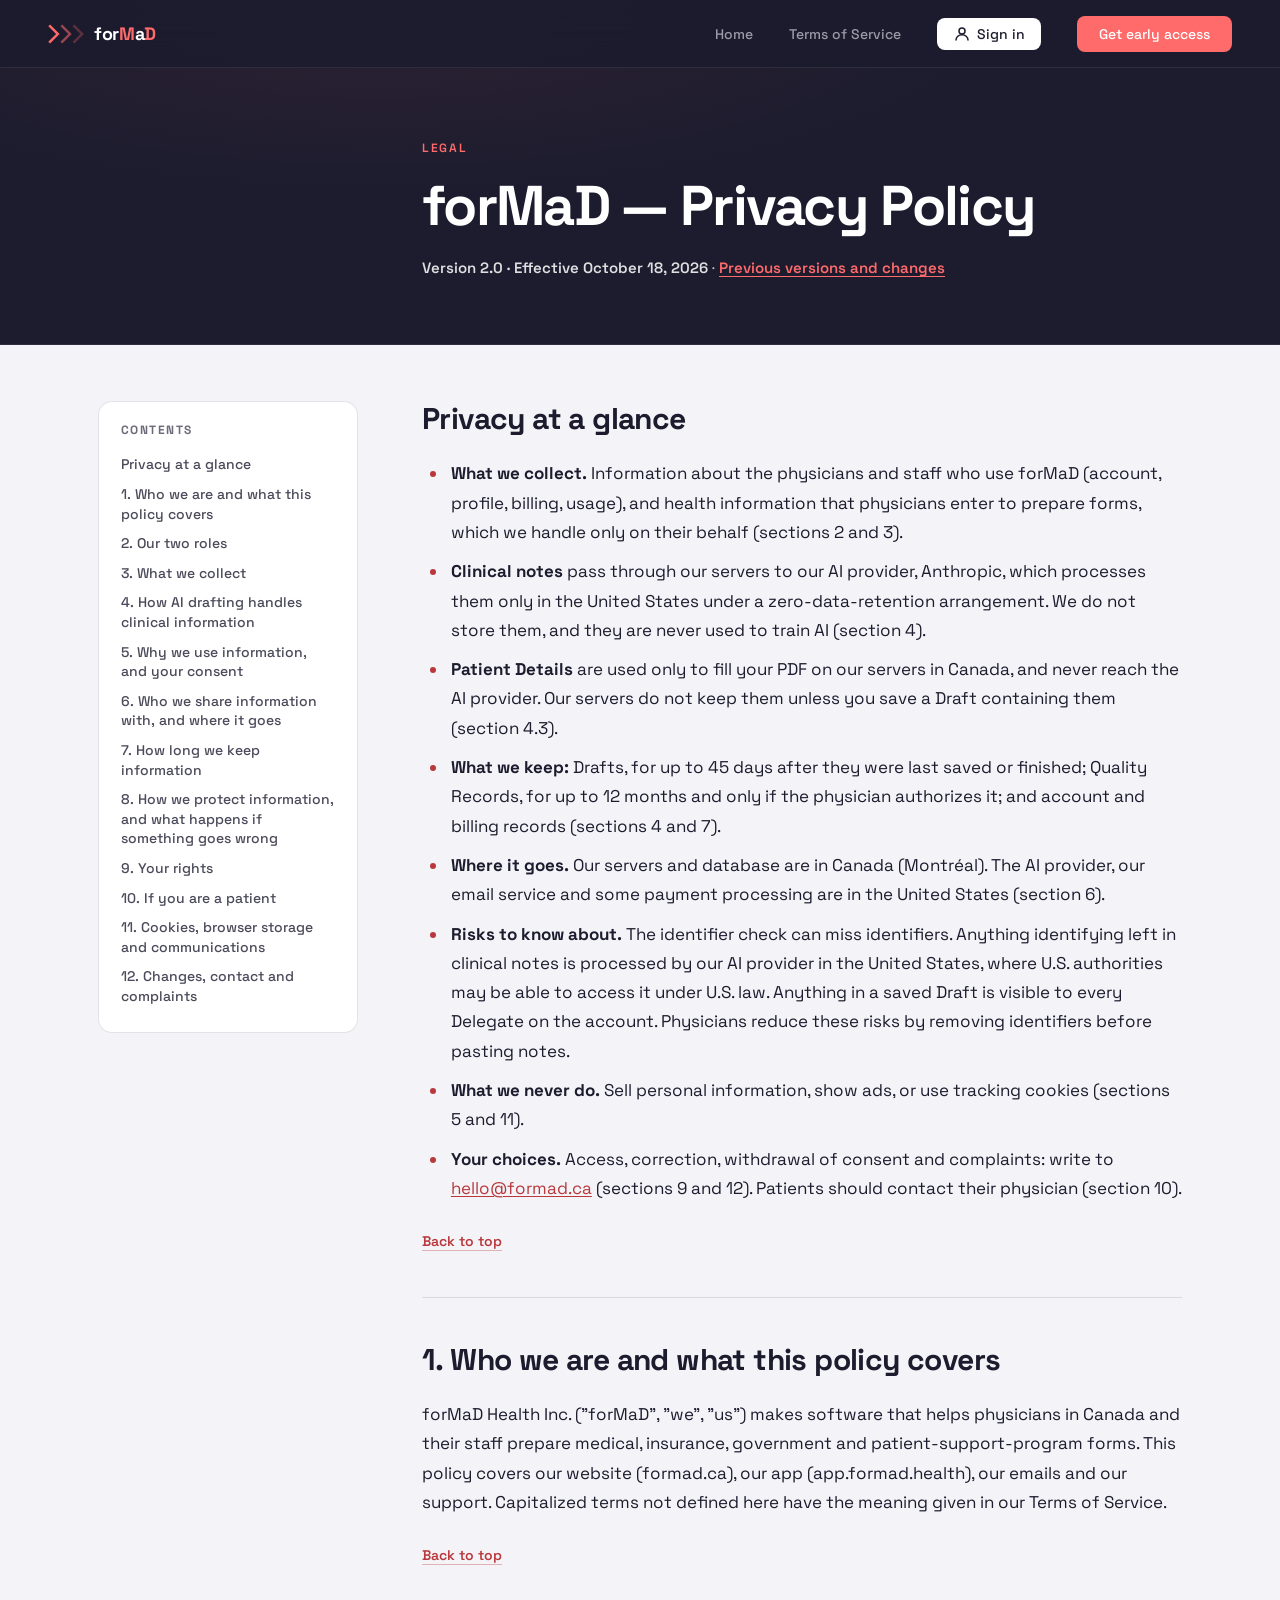
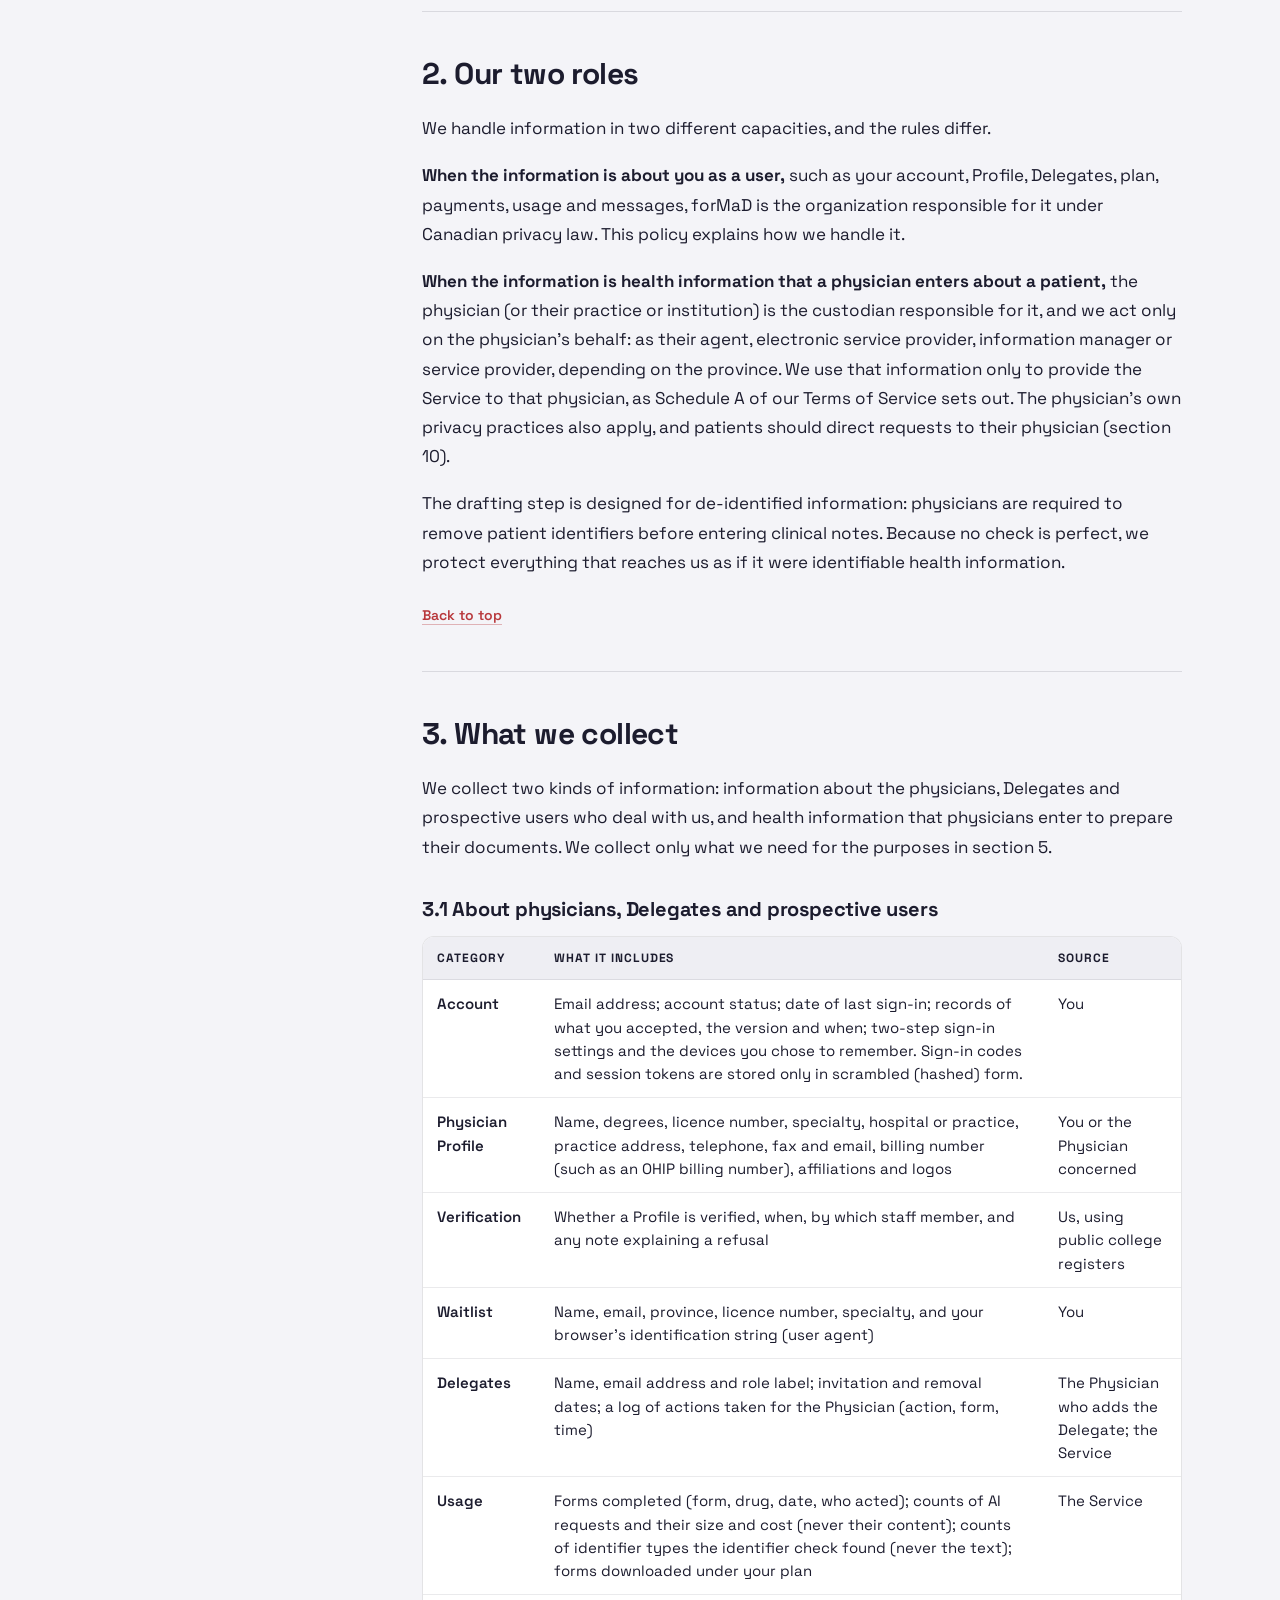
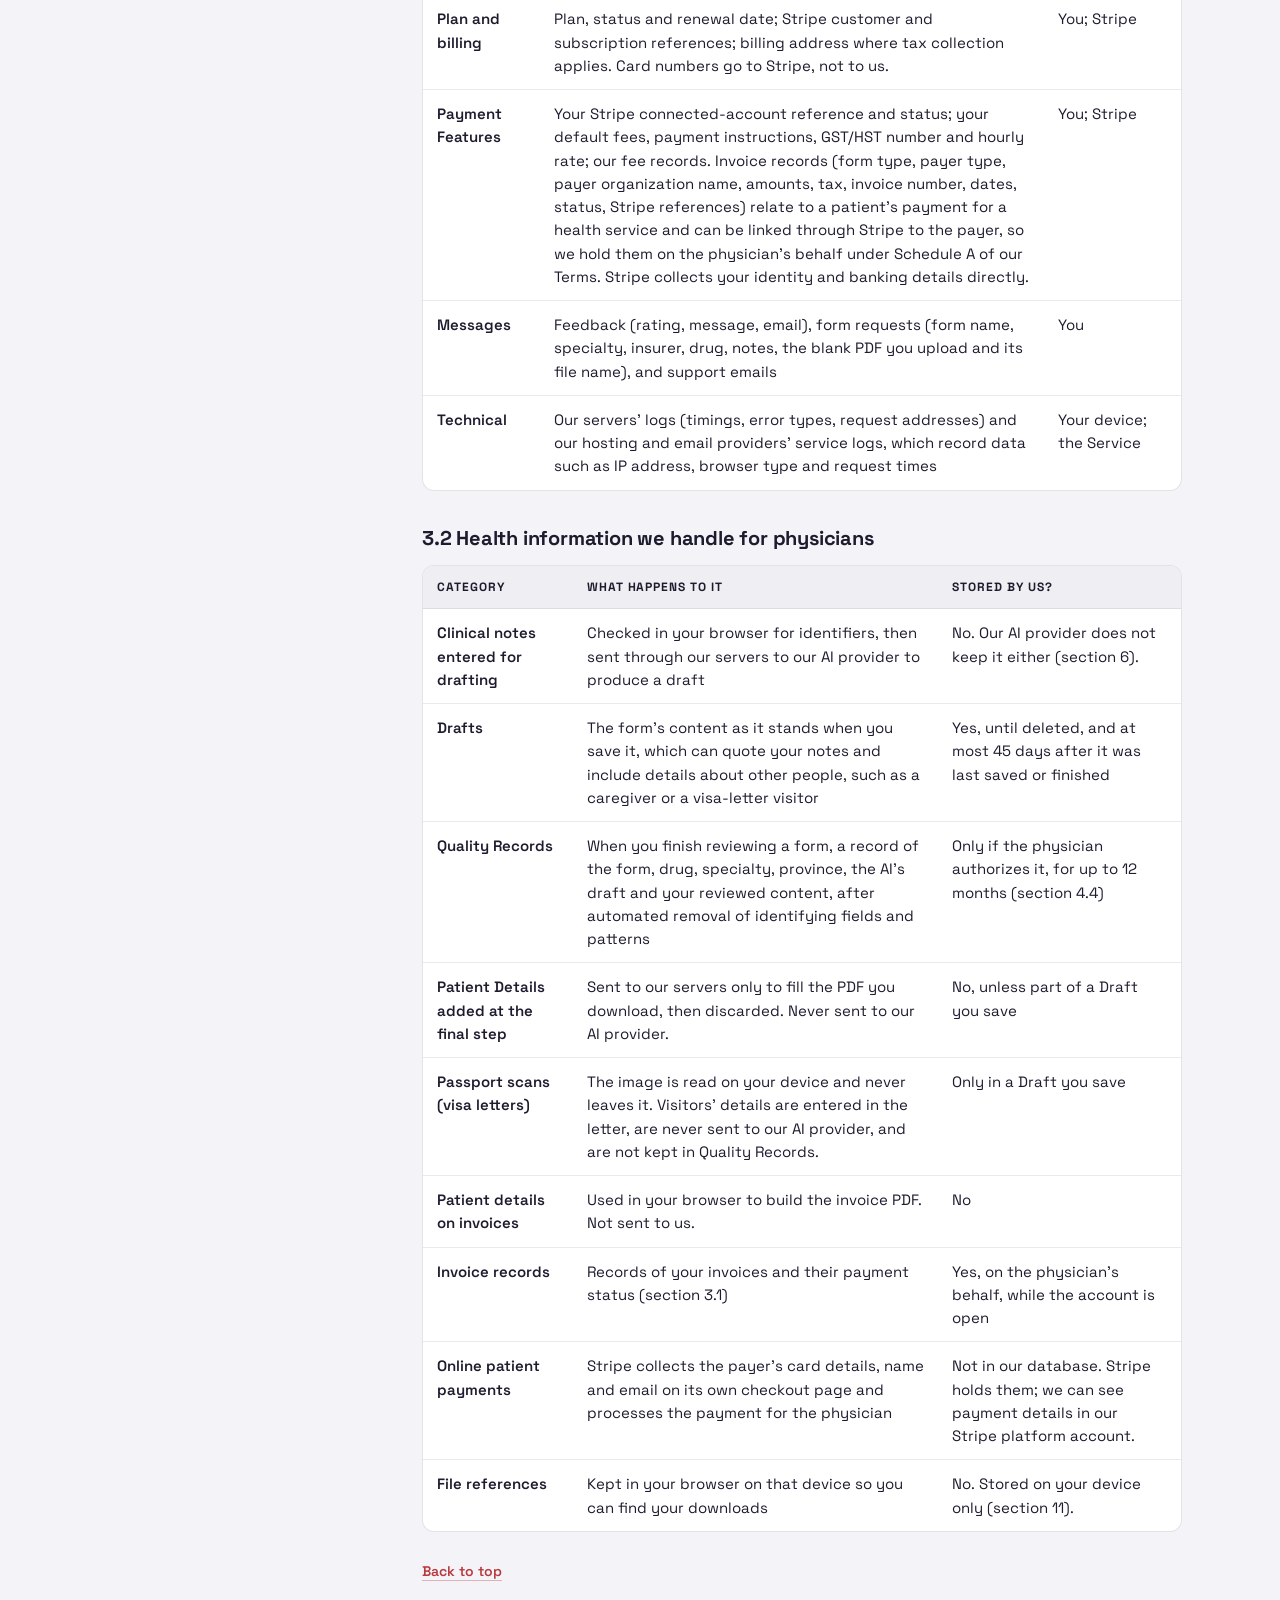
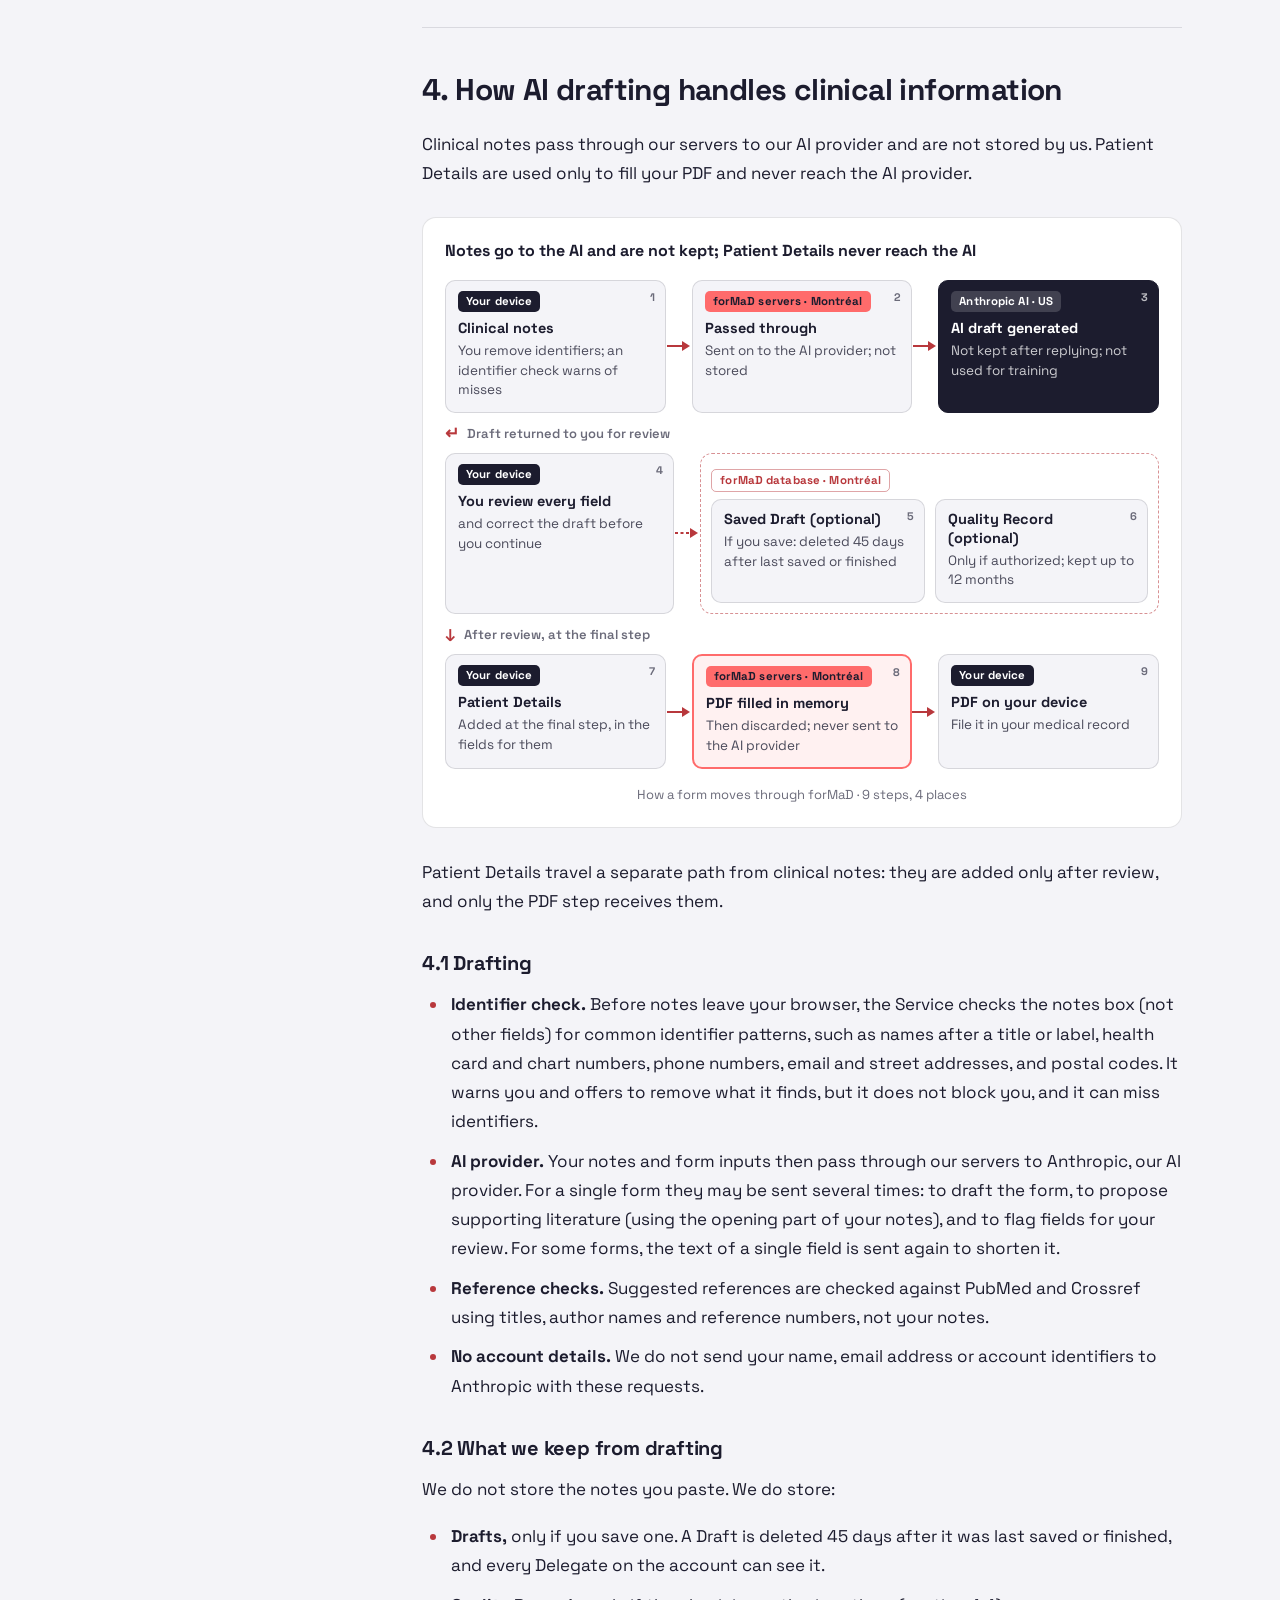
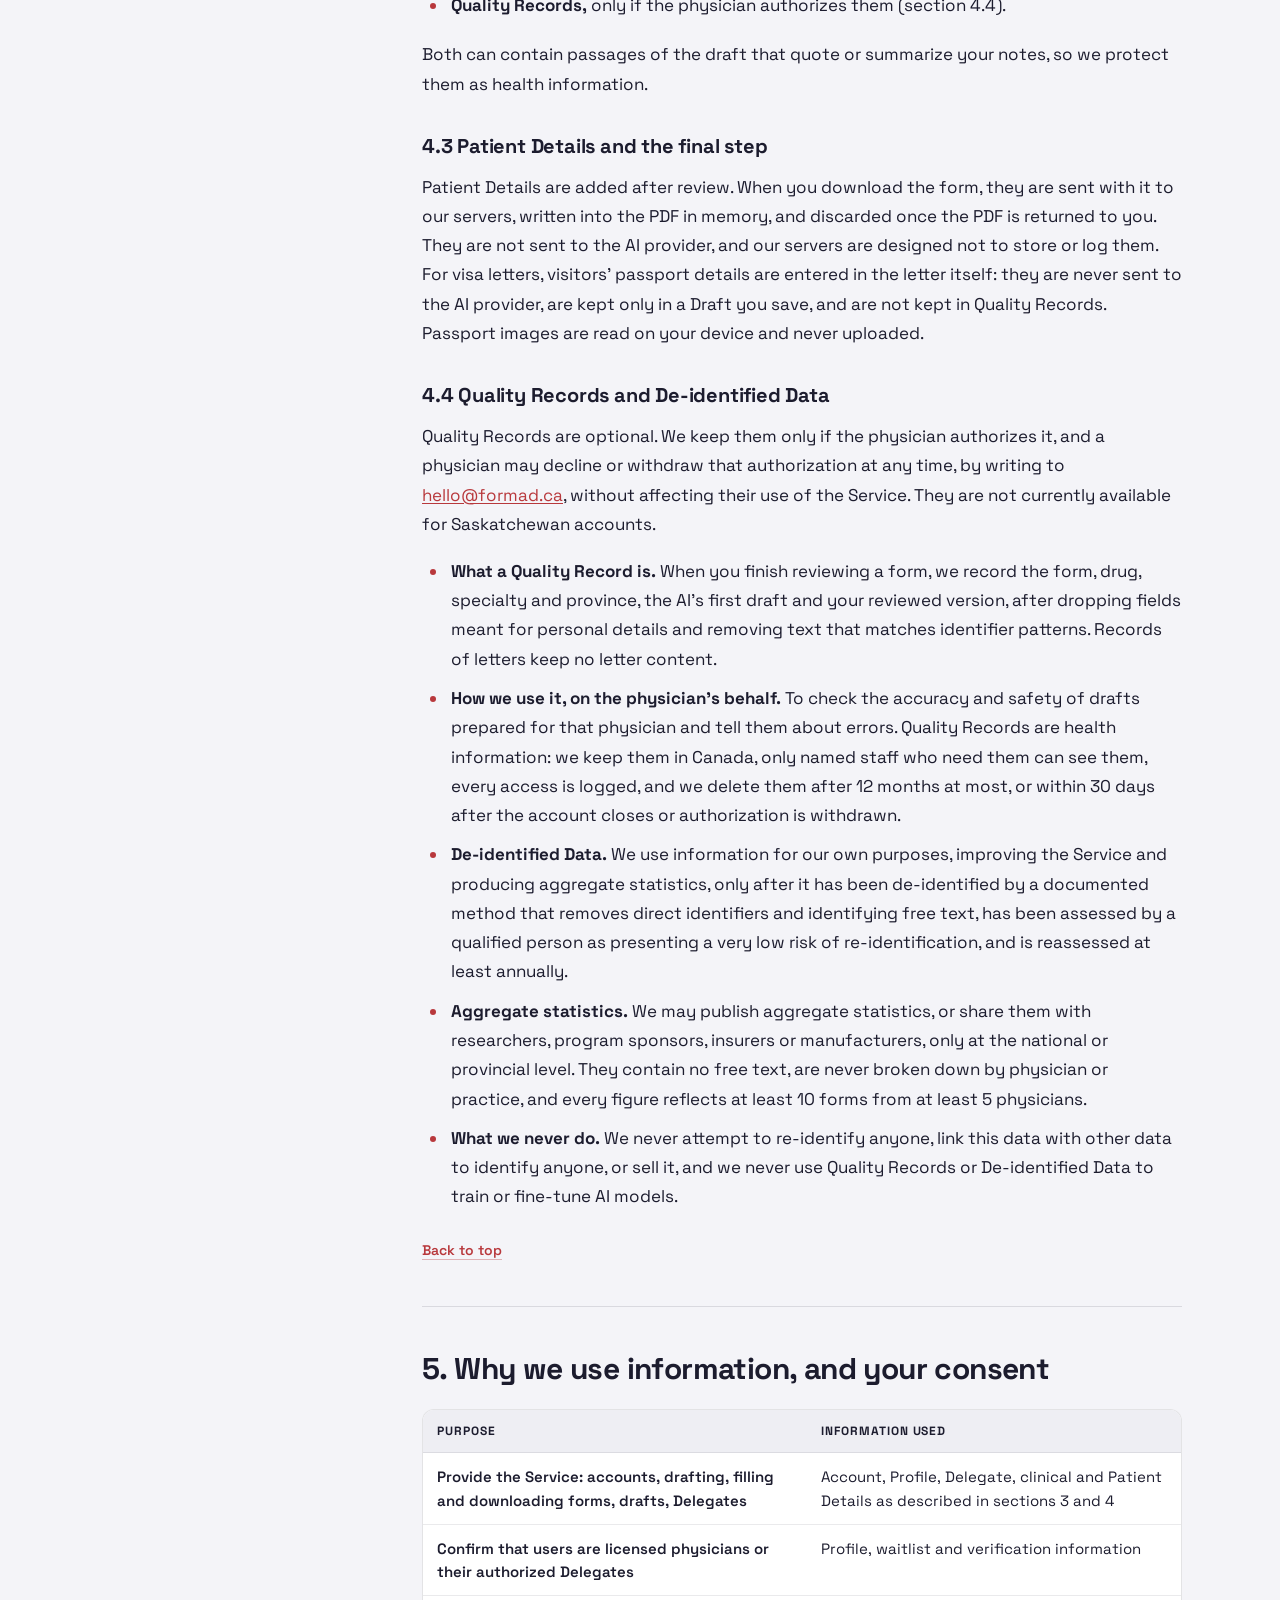
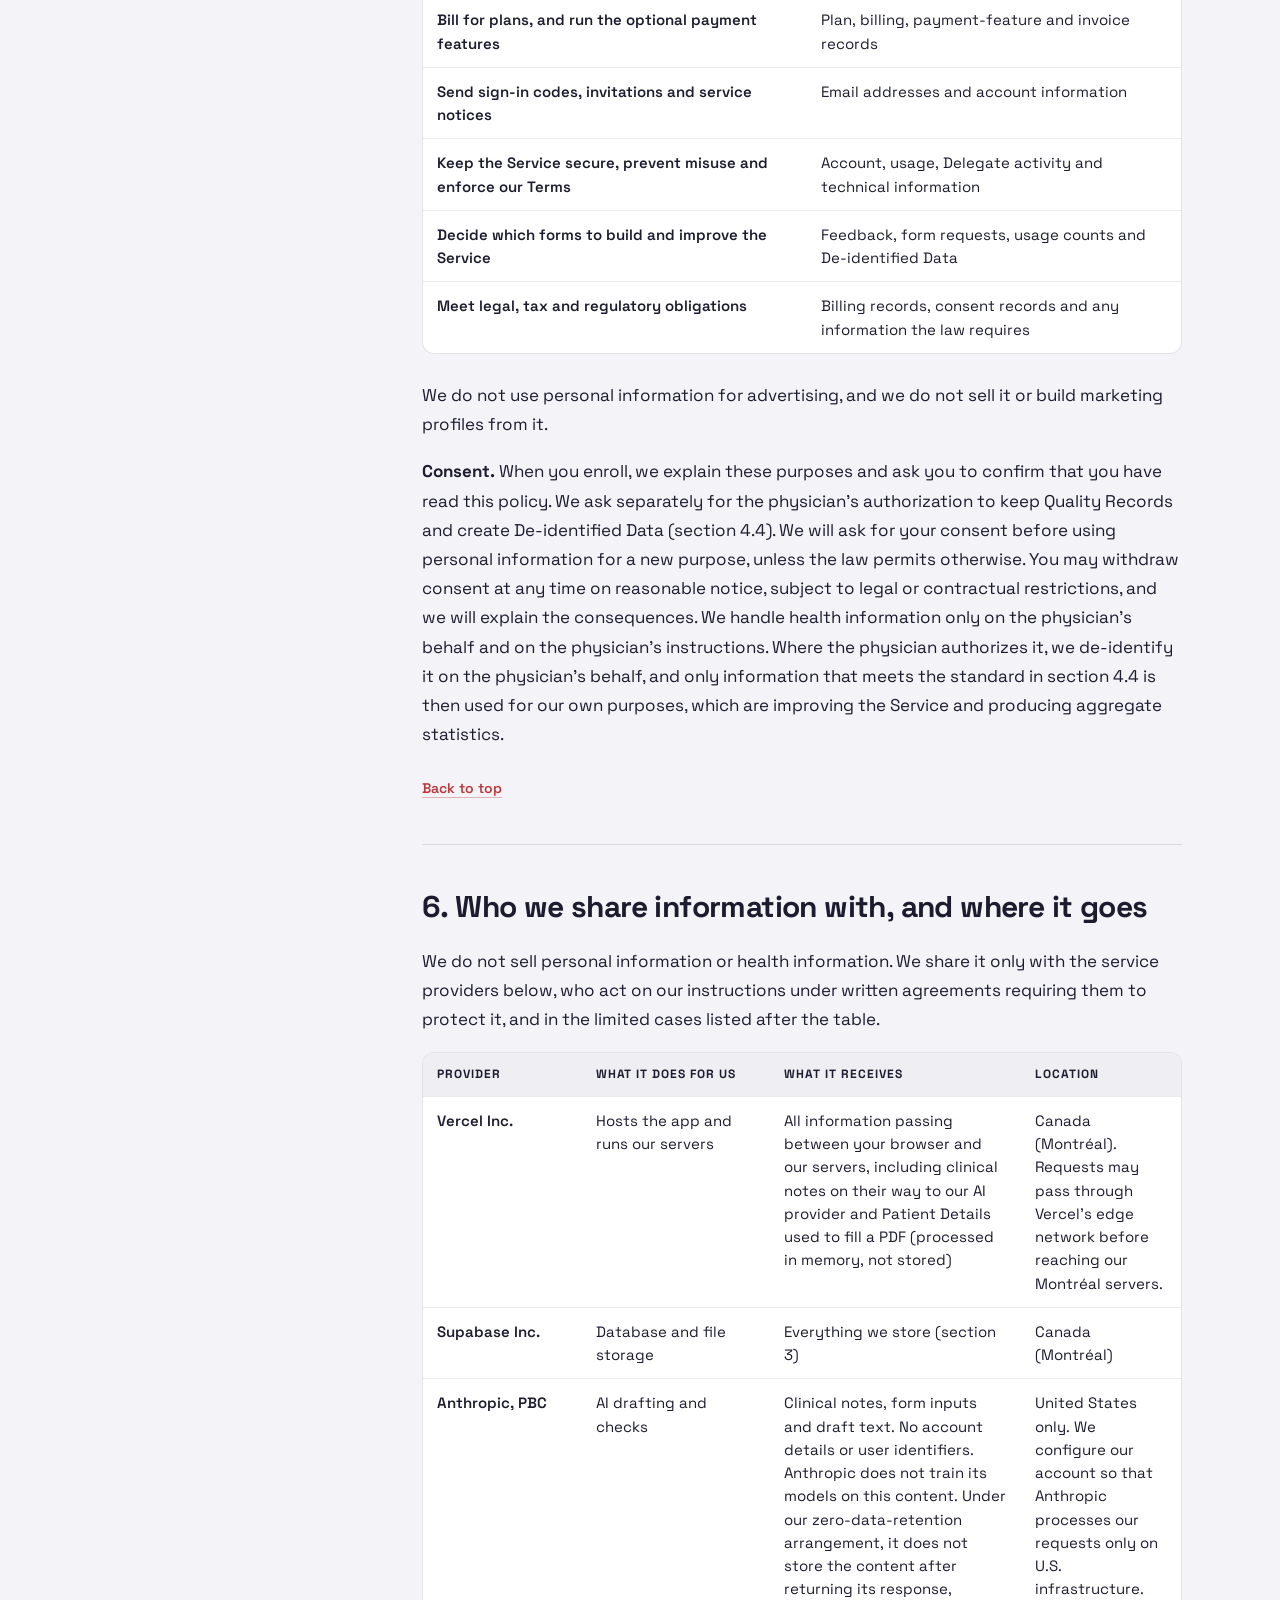
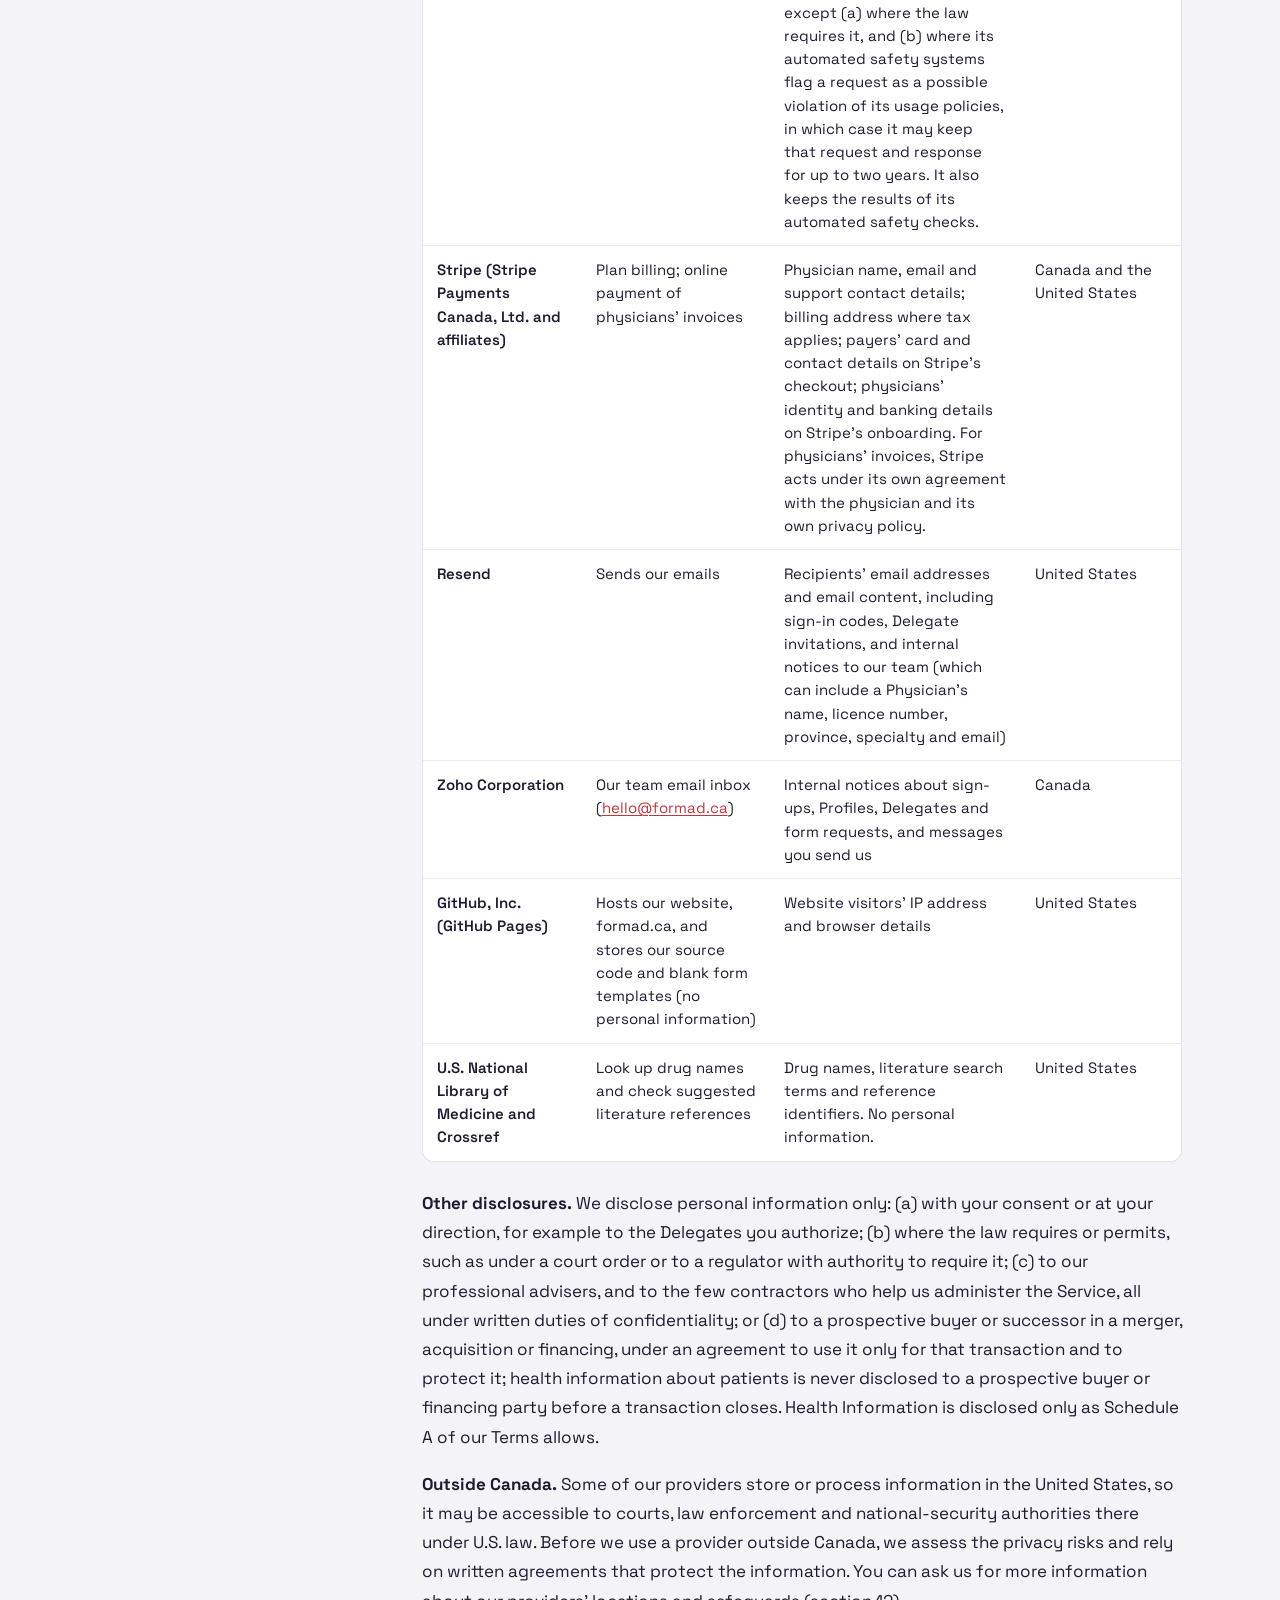
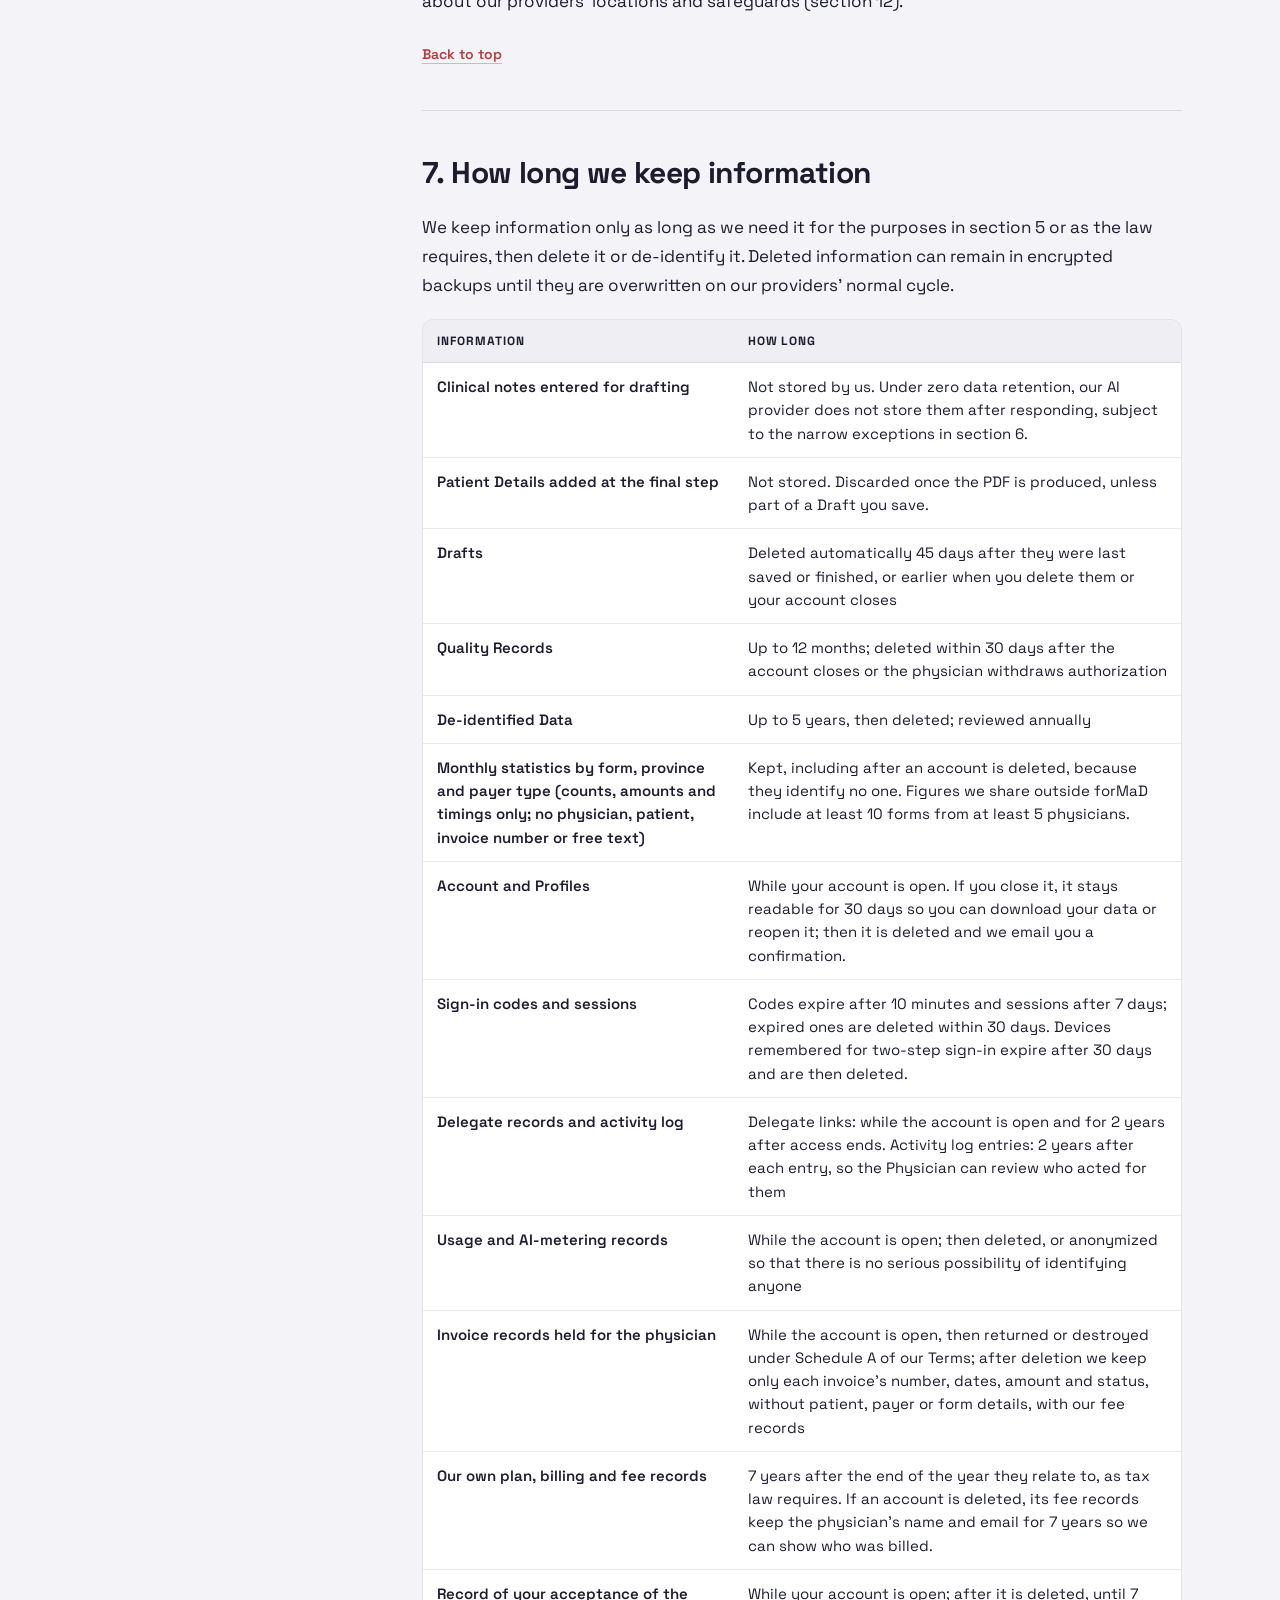
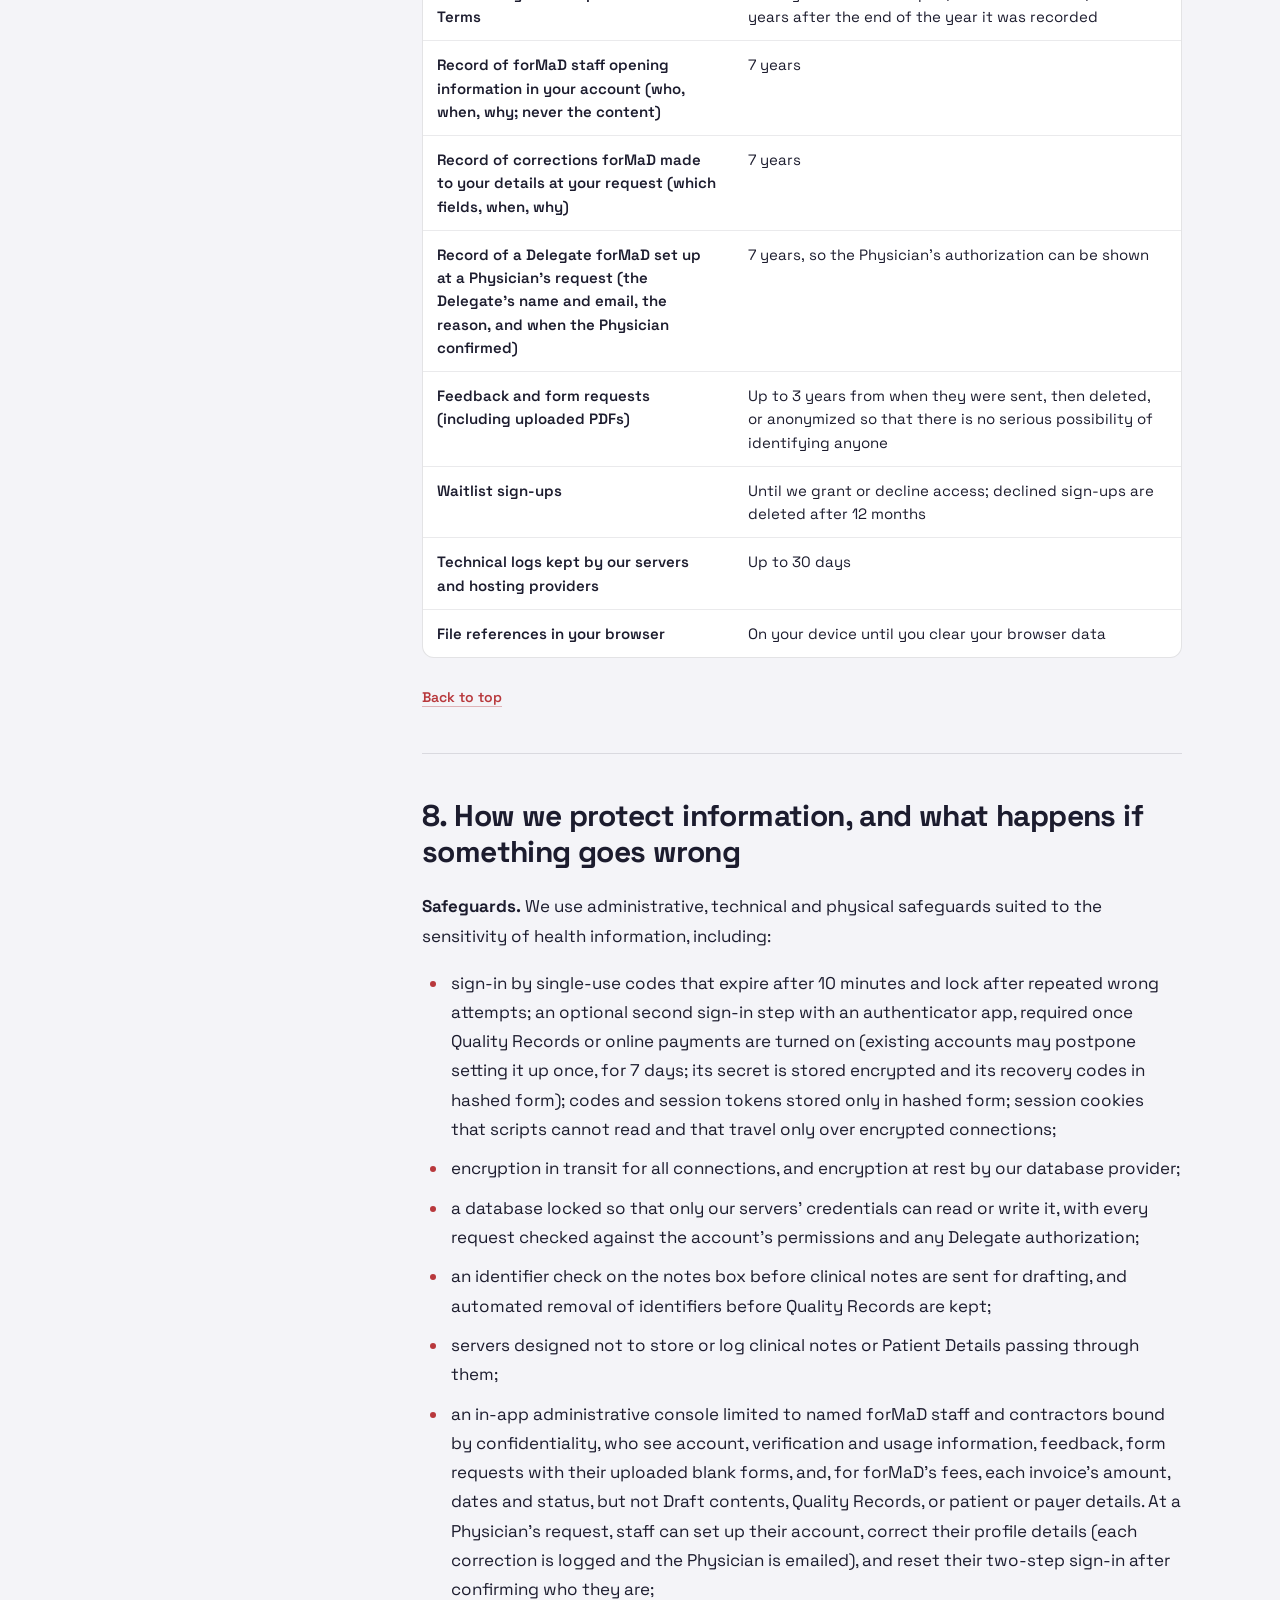
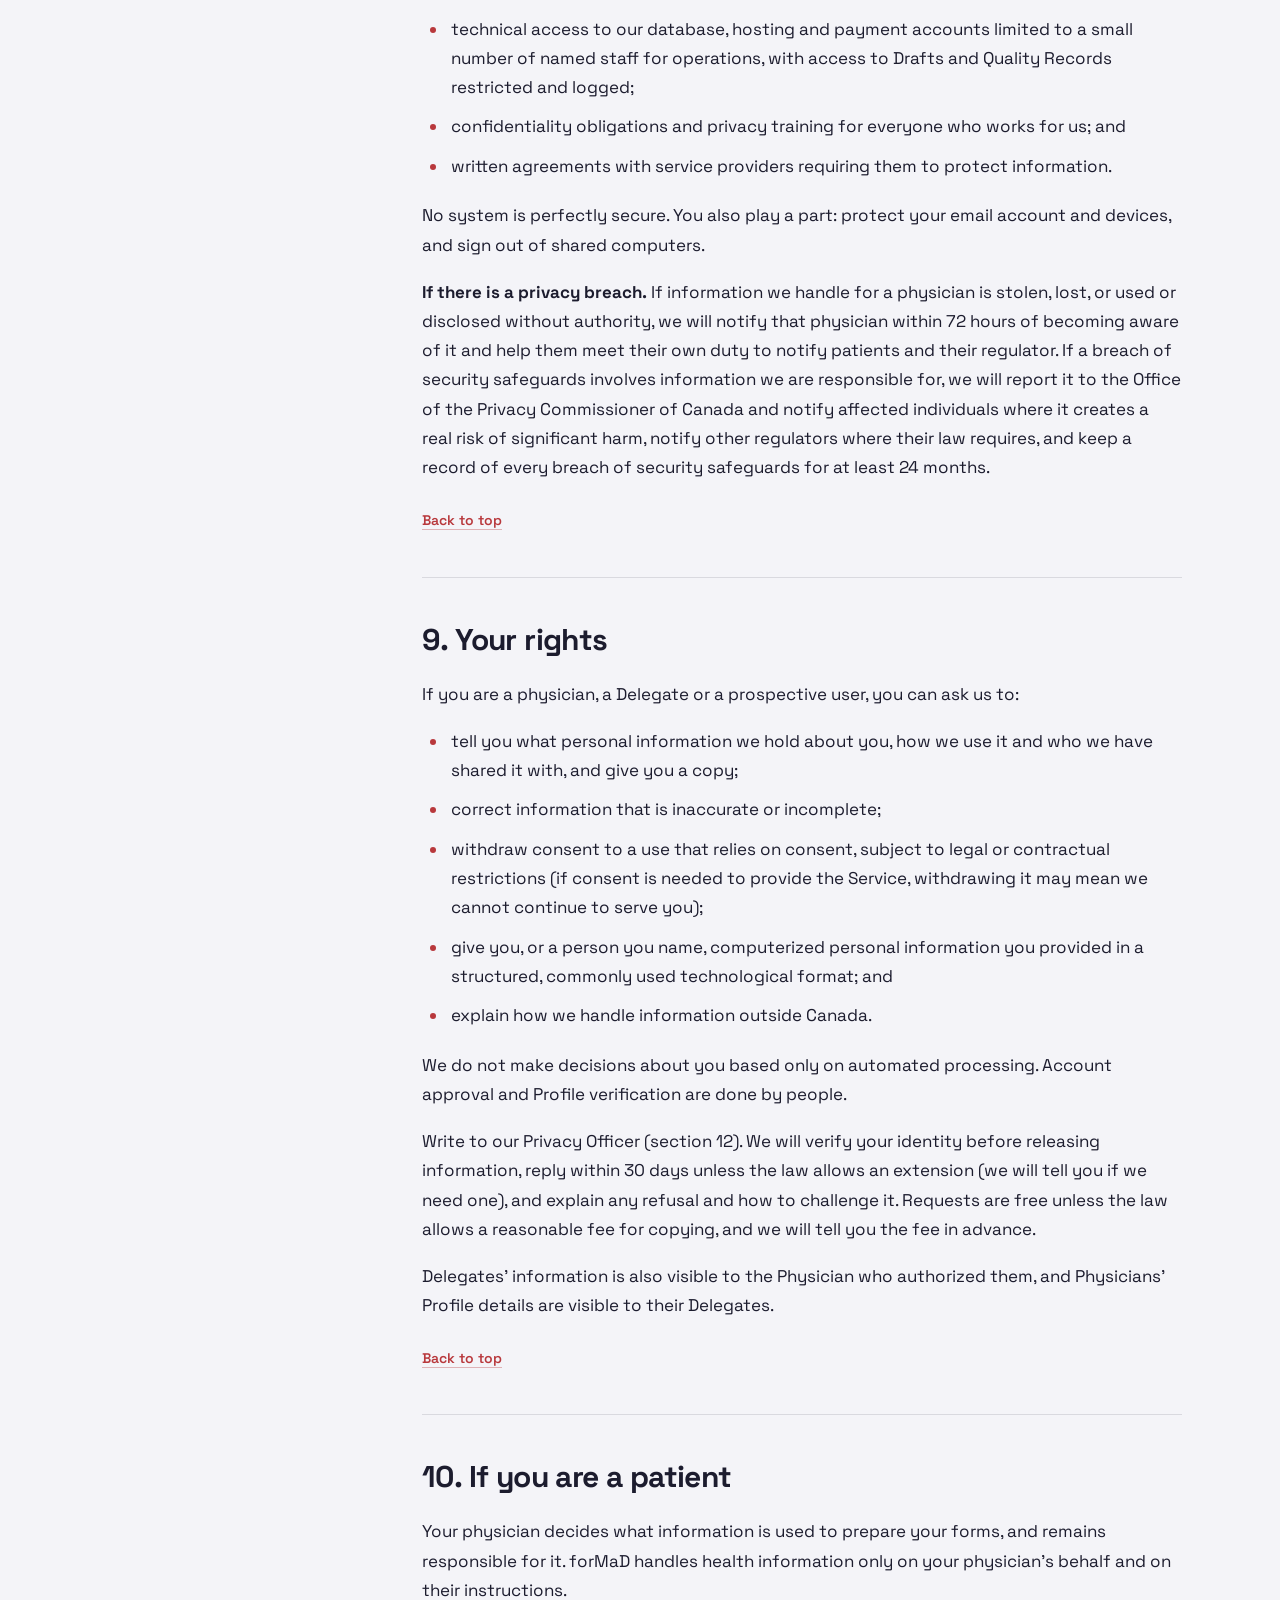
<file: privacy.html>
<!DOCTYPE html>
<html lang="en">
<head>
  <meta charset="UTF-8">
  <meta name="viewport" content="width=device-width, initial-scale=1.0">
  <title>Privacy Policy — forMaD</title>
  <link rel="icon" type="image/svg+xml" href="data:image/svg+xml,%3Csvg%20xmlns%3D%22http%3A%2F%2Fwww.w3.org%2F2000%2Fsvg%22%20viewBox%3D%220%200%20100%20100%22%3E%3Crect%20width%3D%22100%22%20height%3D%22100%22%20rx%3D%2222%22%20fill%3D%22%231C1C2E%22%2F%3E%3Cg%20transform%3D%22translate%2822.9%2C50%29%20scale%280.62%29%22%3E%3Cpath%20d%3D%22M0%20-26%20L26%200%20L0%2026%20L-4.77%2021.23%20L16.47%200%20L-4.77%20-21.23%20Z%22%20fill%3D%22%23FF6B6B%22%2F%3E%3Cpath%20d%3D%22M33.09%20-26%20L59.09%200%20L33.09%2026%20L28.33%2021.23%20L49.56%200%20L28.33%20-21.23%20Z%22%20fill%3D%22%23FF6B6B%22%20opacity%3D%220.55%22%2F%3E%3Cpath%20d%3D%22M66.19%20-26%20L92.19%200%20L66.19%2026%20L61.42%2021.23%20L82.65%200%20L61.42%20-21.23%20Z%22%20fill%3D%22%23FF6B6B%22%20opacity%3D%220.28%22%2F%3E%3C%2Fg%3E%3C%2Fsvg%3E">
  <meta name="description" content="How forMaD Health Inc. collects, uses, shares, stores and protects personal information and the health information physicians enter, and how to exercise your privacy rights.">
  <link rel="canonical" href="https://formad.ca/privacy">
  <link rel="preload" href="/fonts/space-grotesk-latin.woff2" as="font" type="font/woff2" crossorigin>
  <link rel="stylesheet" href="/fonts/fonts.css">
  <style>
    *, *::before, *::after { box-sizing: border-box; margin: 0; padding: 0; }

    :root {
      --dark:   #1C1C2E;
      --coral:  #FF6B6B;
      --c55:    rgba(255,107,107,0.55);
      --c25:    rgba(255,107,107,0.25);
      --c10:    rgba(255,107,107,0.10);
      --white:  #FFFFFF;
      --off:    #F4F4F8;
      --muted:  #9A9AA8;
      --dim:    #6B6B7A;
      --border: rgba(255,255,255,0.08);
      --r:      14px;
      /* Legal pages only: darker coral for text links on light backgrounds (5.2:1 on --off) */
      --coral-ink: #B8383C;
      --ink-2:  #4A4A5A;
      --rule:   rgba(28,28,46,0.12);
      --todo:   #FFE600;
    }

    html { scroll-behavior: smooth; scroll-padding-top: 88px; }
    @media (prefers-reduced-motion: reduce) { html { scroll-behavior: auto; } }

    body {
      font-family: 'Space Grotesk', sans-serif;
      background: var(--dark);
      color: var(--white);
      -webkit-font-smoothing: antialiased;
      overflow-x: hidden;
    }

    /* forMaD wordmark: M and D coral. Only in nav, hero h1, footer. Body text: plain forMaD */
    em.wm {
      font-style: normal;
      color: var(--coral);
    }

    .skip {
      position: absolute; left: 12px; top: -60px; z-index: 200;
      background: var(--coral); color: var(--dark); font-weight: 700;
      padding: 10px 16px; border-radius: 8px; text-decoration: none;
    }
    .skip:focus { top: 12px; }

    /* ── NAV (from index.html) ───────────────────────────────────────── */
    nav.site-nav {
      position: fixed; top: 0; left: 0; right: 0; z-index: 100;
      display: flex; align-items: center; justify-content: space-between;
      padding: 0 48px; height: 68px;
      background: rgba(28,28,46,0.88);
      backdrop-filter: blur(16px);
      border-bottom: 1px solid var(--border);
    }

    .nav-logo { display: flex; align-items: center; gap: 10px; text-decoration: none; }

    .nav-wordmark {
      font-size: 18px; font-weight: 700; letter-spacing: -0.02em; color: var(--white);
    }

    .nav-links { display: flex; align-items: center; gap: 36px; }
    .nav-links a {
      font-size: 14px; font-weight: 500; color: var(--muted);
      text-decoration: none; transition: color 0.2s;
    }
    .nav-links a:hover { color: var(--white); }
    .nav-links a[aria-current="page"] { color: var(--white); }

    .nav-cta {
      background: var(--coral); color: var(--white);
      padding: 9px 22px; border-radius: 8px;
      font-size: 14px; font-weight: 600;
      text-decoration: none; transition: opacity 0.2s;
    }
    .nav-links a.nav-cta { color: var(--white); }
    .nav-cta:hover { opacity: 0.88; color: var(--white); }

    .nav-portal {
      display: flex; align-items: center; gap: 6px;
      color: var(--dark); text-decoration: none;
      font-size: 13px; font-weight: 600;
      padding: 7px 16px; border-radius: 8px;
      background: var(--white);
      transition: all 0.2s;
    }
    .nav-links a.nav-portal { color: var(--dark); }
    .nav-portal:hover { background: #f0f0f0; }
    .nav-portal svg { flex-shrink: 0; stroke: var(--dark); }

    .nav-home {
      display: none;
      font-size: 14px; font-weight: 600; color: var(--off);
      text-decoration: none; padding: 8px 2px;
    }
    .nav-home:hover { color: var(--coral); }

    .eyebrow {
      font-size: 12px; font-weight: 600; letter-spacing: 0.14em;
      text-transform: uppercase; color: var(--coral);
      margin-bottom: 20px; display: block;
    }

    /* ── DOCUMENT HEADER ─────────────────────────────────────────────── */
    .doc-head {
      position: relative; overflow: hidden;
      padding: 140px 48px 64px;
      background: var(--dark);
      border-bottom: 1px solid var(--border);
    }
    .doc-head::before {
      content: '';
      position: absolute; inset: 0;
      background: radial-gradient(ellipse 70% 80% at 30% 0%, rgba(255,107,107,0.08) 0%, transparent 70%);
      pointer-events: none;
    }
    .doc-head-inner { position: relative; max-width: 760px; margin: 0 auto; }
    .doc-h1 {
      font-size: clamp(34px, 5vw, 56px);
      font-weight: 700; line-height: 1.08;
      letter-spacing: -0.03em; color: var(--white);
      margin-bottom: 20px;
    }
    .doc-meta { font-size: 15px; line-height: 1.6; color: rgba(255,255,255,0.72); }
    .doc-meta strong { font-weight: 600; color: rgba(255,255,255,0.86); }
    .doc-meta a { color: var(--coral); font-weight: 600; text-underline-offset: 3px; }
    .doc-meta a:hover { color: #fff; }

    /* ── DOCUMENT BODY ───────────────────────────────────────────────── */
    .doc { background: var(--off); color: var(--dark); padding: 56px 48px 96px; }
    .doc-grid { max-width: 760px; margin: 0 auto; }

    .toc {
      background: var(--white);
      border: 1px solid var(--rule);
      border-radius: var(--r);
      padding: 22px 24px;
      margin-bottom: 48px;
    }
    .toc-title {
      font-size: 12px; font-weight: 700; letter-spacing: 0.12em;
      text-transform: uppercase; color: var(--dim); margin-bottom: 12px;
    }
    .toc ol { list-style: none; }
    .toc li { break-inside: avoid; }
    .toc a {
      display: block; padding: 5px 0;
      font-size: 14px; font-weight: 500; line-height: 1.4;
      color: var(--ink-2); text-decoration: none;
      border-left: 2px solid transparent; padding-left: 10px; margin-left: -12px;
    }
    .toc a:hover, .toc a:focus-visible { color: var(--coral-ink); border-left-color: var(--coral); }
    @media (min-width: 640px) and (max-width: 1179px) {
      .toc ol { column-count: 2; column-gap: 32px; }
    }
    @media (min-width: 1180px) {
      .doc-head-inner { max-width: 1084px; padding-left: 324px; }
      .doc-grid {
        max-width: 1084px;
        display: grid; grid-template-columns: 260px minmax(0, 760px);
        gap: 64px; align-items: start;
      }
      .toc {
        position: sticky; top: 92px;
        max-height: calc(100vh - 116px); overflow-y: auto;
        margin-bottom: 0; padding: 20px 22px;
      }
    }

    .doc-body {
      font-size: 17px; line-height: 1.72; color: var(--dark);
      overflow-wrap: break-word; min-width: 0;
    }
    .doc-body .lede { font-size: 19px; line-height: 1.65; color: var(--ink-2); margin-bottom: 8px; }
    .doc-sec { padding-top: 44px; margin-top: 44px; border-top: 1px solid var(--rule); }
    .doc-intro + .doc-sec, .doc-body > .doc-sec:first-child { margin-top: 32px; }
    .doc-body > .doc-sec:first-child { padding-top: 0; border-top: none; margin-top: 0; }
    .doc-body h2 {
      font-size: clamp(24px, 3vw, 30px); font-weight: 700;
      line-height: 1.2; letter-spacing: -0.02em;
      margin-bottom: 22px; color: var(--dark);
    }
    .doc-body h3 {
      font-size: 20px; font-weight: 700; line-height: 1.3;
      letter-spacing: -0.01em; margin: 34px 0 14px; color: var(--dark);
    }
    .doc-body p { margin-bottom: 1.05em; }
    .doc-body strong { font-weight: 700; color: var(--dark); }
    .doc-body em { font-style: italic; }
    .doc-body ul, .doc-body ol { margin: 0 0 1.2em; padding-left: 1.5em; }
    .doc-body li { margin-bottom: 0.6em; padding-left: 0.2em; }
    .doc-body li > ul, .doc-body li > ol { margin-top: 0.6em; }
    .doc-body ul > li::marker { color: var(--coral-ink); }
    .doc-body ol > li::marker { color: var(--dim); font-weight: 600; }
    .doc-body [id] { scroll-margin-top: 88px; }
    .doc-body li > p { margin-bottom: 0.45em; }
    .doc-body li > p:last-child { margin-bottom: 0; }
    .doc-body a { color: var(--coral-ink); text-decoration: underline; text-underline-offset: 2px; text-decoration-thickness: 1px; }
    .doc-body a:hover { text-decoration-thickness: 2px; }
    .doc-body .to-top a { text-decoration: none; }

    .doc-body ul.checklist { list-style: none; padding-left: 0; }
    .doc-body ul.checklist li { display: flex; gap: 12px; align-items: flex-start; padding-left: 0; }
    .doc-body .box { flex: none; font-size: 1.25em; line-height: 1.3; color: var(--dark); }

    mark.todo {
      background: var(--todo); color: var(--dark);
      font-weight: 700; padding: 1px 4px; border-radius: 3px;
      box-shadow: 0 0 0 2px #F5B800;
      -webkit-box-decoration-break: clone; box-decoration-break: clone;
    }

    .table-wrap {
      overflow-x: auto; -webkit-overflow-scrolling: touch;
      margin: 0 0 1.6em; background: var(--white);
      border: 1px solid var(--rule); border-radius: 12px;
    }
    .table-wrap:focus-visible { outline: 2px solid var(--coral-ink); outline-offset: 2px; }
    .scroll-hint { display: none; margin: 0 0 6px !important; font-size: 12.5px; font-weight: 600; color: var(--dim); text-align: right; }
    @media (max-width: 860px) { .scroll-hint.c4 { display: block; } }
    @media (max-width: 680px) { .scroll-hint.c3 { display: block; } }
    .doc-body table { border-collapse: collapse; width: 100%; font-size: 15px; line-height: 1.55; }
    .doc-body table.cols-3 { min-width: 600px; }
    .doc-body table.cols-4 { min-width: 760px; }
    .doc-body th, .doc-body td { text-align: left; vertical-align: top; padding: 12px 14px; border-bottom: 1px solid rgba(28,28,46,0.09); }
    .doc-body th {
      background: #EEEEF3; color: var(--dark);
      font-size: 12px; font-weight: 700; letter-spacing: 0.08em; text-transform: uppercase;
    }
    .doc-body tbody tr:last-child td { border-bottom: none; }
    .doc-body td:first-child { font-weight: 600; }
    .doc-body table.cols-4 td:first-child { min-width: 150px; }

    .to-top { margin-top: 26px; margin-bottom: 0 !important; font-size: 14px; }
    .to-top a { color: var(--coral-ink); font-weight: 600; text-decoration: none; border-bottom: 1px solid rgba(184,56,60,0.35); }
    .to-top a:hover { border-bottom-color: var(--coral-ink); }

    /* ── DATA-FLOW FIGURE (privacy section 4) ────────────────────────── */
    .flow-fig {
      margin: 28px 0 30px; padding: 22px;
      background: var(--white); border: 1px solid var(--rule); border-radius: var(--r);
    }
    .flow-title { font-size: 16px !important; font-weight: 700; line-height: 1.4; margin-bottom: 18px !important; }
    .flow, .flow ol { list-style: none; margin: 0 !important; padding: 0 !important; }
    .flow li { margin: 0; padding: 0; }
    .flow li::marker { content: none; }
    .stage + .stage { margin-top: 12px !important; }
    .stage-link {
      display: flex; align-items: center; gap: 8px;
      font-size: 13px !important; font-weight: 600; color: var(--dim);
      margin: 0 0 10px !important; line-height: 1.4;
    }
    .stage-link .ar { color: var(--coral-ink); font-size: 17px; line-height: 1; }
    .steps { display: grid; grid-template-columns: repeat(3, minmax(0, 1fr)); gap: 26px; }
    .stage-review .steps { grid-template-columns: minmax(0, 1fr) minmax(0, 2fr); }
    .flow .step {
      position: relative;
      background: var(--off); border: 1px solid rgba(28,28,46,0.14); border-radius: 10px;
      padding: 10px 12px 12px; font-size: 13.5px; line-height: 1.45;
    }
    .step strong { display: block; font-size: 14.5px; line-height: 1.3; margin-bottom: 3px; padding-right: 18px; }
    .step .note { display: block; color: var(--ink-2); }
    .step .n {
      position: absolute; top: 9px; right: 10px;
      font-size: 11px; font-weight: 700; color: var(--dim);
    }
    .place {
      display: inline-block; margin-bottom: 7px; margin-right: 18px;
      font-size: 11.5px; font-weight: 700; letter-spacing: 0.01em;
      padding: 2px 8px; border-radius: 5px; line-height: 1.5;
    }
    .dev .place { background: var(--dark); color: var(--white); }
    .srv .place { background: var(--coral); color: var(--dark); }
    .step.ai { background: var(--dark); border-color: var(--dark); color: var(--white); }
    .step.ai strong { color: var(--white); }
    .step.ai .note { color: rgba(255,255,255,0.78); }
    .step.ai .n { color: rgba(255,255,255,0.7); }
    .ai .place { background: rgba(255,255,255,0.16); color: var(--white); }
    .step.hi { background: #FFF1F1; border: 2px solid var(--coral); }
    .flow .db-group {
      border: 1.5px dashed rgba(184,56,60,0.55); border-radius: 12px;
      padding: 10px 10px 10px;
    }
    .db-group > .place { color: var(--coral-ink); border: 1px solid rgba(184,56,60,0.45); background: transparent; }
    .db-group ol { display: grid; grid-template-columns: repeat(2, minmax(0, 1fr)); gap: 10px; }
    .arr {
      position: absolute; top: 50%; right: -26px;
      width: 26px; height: 12px; margin-top: -6px;
      background: url("data:image/svg+xml,%3Csvg xmlns='http://www.w3.org/2000/svg' viewBox='0 0 26 12'%3E%3Cpath d='M2 6H18' stroke='%23B8383C' stroke-width='2'/%3E%3Cpath d='M17 1L25 6L17 11Z' fill='%23B8383C'/%3E%3C/svg%3E") center / 100% 100% no-repeat;
    }
    .arr.dash { background-image: url("data:image/svg+xml,%3Csvg xmlns='http://www.w3.org/2000/svg' viewBox='0 0 26 12'%3E%3Cpath d='M2 6H18' stroke='%23B8383C' stroke-width='2' stroke-dasharray='3 2.5'/%3E%3Cpath d='M17 1L25 6L17 11Z' fill='%23B8383C'/%3E%3C/svg%3E"); }
    .flow-fig figcaption {
      margin-top: 16px; text-align: center;
      font-size: 13px; color: var(--dim); line-height: 1.5;
    }
    @media (max-width: 640px) {
      .flow-fig { padding: 16px; }
      .steps, .stage-review .steps { grid-template-columns: minmax(0, 1fr); }
      .arr {
        top: auto; right: auto; bottom: -26px; left: 50%;
        width: 12px; height: 26px; margin: 0 0 0 -6px;
        background-image: url("data:image/svg+xml,%3Csvg xmlns='http://www.w3.org/2000/svg' viewBox='0 0 12 26'%3E%3Cpath d='M6 2V18' stroke='%23B8383C' stroke-width='2'/%3E%3Cpath d='M1 17L6 25L11 17Z' fill='%23B8383C'/%3E%3C/svg%3E");
      }
      .arr.dash { background-image: url("data:image/svg+xml,%3Csvg xmlns='http://www.w3.org/2000/svg' viewBox='0 0 12 26'%3E%3Cpath d='M6 2V18' stroke='%23B8383C' stroke-width='2' stroke-dasharray='3 2.5'/%3E%3Cpath d='M1 17L6 25L11 17Z' fill='%23B8383C'/%3E%3C/svg%3E"); }
    }
    @media (max-width: 520px) {
      .db-group ol { grid-template-columns: minmax(0, 1fr); }
    }

    /* ── FOOTER (from index.html) ────────────────────────────────────── */
    footer {
      background: #131320;
      padding: 48px 48px 36px;
      border-top: 1px solid var(--border);
    }

    .footer-top {
      display: flex; align-items: flex-start;
      justify-content: space-between; margin-bottom: 40px;
      flex-wrap: wrap; gap: 32px;
    }

    .footer-brand { max-width: 300px; }

    .footer-logo { display: flex; align-items: center; gap: 10px; margin-bottom: 14px; }

    .footer-wm { font-size: 20px; font-weight: 700; letter-spacing: -0.02em; color: var(--white); }

    .footer-tag { font-size: 14px; color: var(--muted); line-height: 1.65; }

    .footer-cols { display: flex; gap: 48px; flex-wrap: wrap; }

    .footer-col h2 {
      font-size: 12px; font-weight: 700; letter-spacing: 0.12em;
      text-transform: uppercase; color: var(--muted); margin-bottom: 16px;
    }

    .footer-col a {
      display: block; font-size: 14px; color: rgba(255,255,255,0.62);
      text-decoration: none; margin-bottom: 10px; transition: color 0.2s;
    }
    .footer-col a:hover, .footer-col a[aria-current="page"] { color: var(--white); }

    .footer-bottom {
      border-top: 1px solid var(--border); padding-top: 28px;
      display: flex; align-items: center; justify-content: space-between;
      flex-wrap: wrap; gap: 16px;
    }

    .footer-legal { font-size: 12px; color: var(--muted); line-height: 1.65; max-width: 580px; }
    .footer-corp { font-size: 12px; color: rgba(255,255,255,0.5); white-space: nowrap; }

    /* ── RESPONSIVE ──────────────────────────────────────────────────── */
    @media (max-width: 768px) {
      nav.site-nav { padding: 0 20px; }
      .nav-links { display: none; }
      .nav-home { display: inline-block; }
      .doc-head { padding: 116px 20px 48px; }
      .doc { padding: 40px 20px 72px; }
      footer { padding: 72px 24px; }
      .footer-top { flex-direction: column; }
      .footer-cols { gap: 28px; }
      .doc-body { font-size: 16.5px; }
      .doc-body .lede { font-size: 18px; }
      .toc { padding: 18px 20px; }
    }
    @media (max-width: 400px) {
      .doc-head { padding-left: 16px; padding-right: 16px; }
      .doc { padding-left: 16px; padding-right: 16px; }
      .doc-body ul, .doc-body ol { padding-left: 1.25em; }
    }

    /* ── PRINT ───────────────────────────────────────────────────────── */
    @media print {
      @page { margin: 16mm 14mm; }
      html { scroll-behavior: auto; }
      body { background: #fff !important; color: #000 !important; overflow: visible; }
      nav, .toc, .to-top, .skip, .scroll-hint, footer { display: none !important; }
      .doc-head { background: #fff !important; padding: 0 0 10pt; border-bottom: 1pt solid #000; overflow: visible; }
      .doc-head::before { display: none; }
      .doc-head-inner { max-width: none; padding: 0 !important; }
      .eyebrow, .doc-h1, .doc-meta, .doc-meta strong, em.wm { color: #000 !important; }
      .doc-h1 { font-size: 22pt; margin-bottom: 6pt; }
      .doc { background: #fff !important; color: #000; padding: 12pt 0 0; }
      .doc-grid { display: block; max-width: none; }
      .doc-body { font-size: 10.5pt; line-height: 1.5; color: #000; }
      .doc-body .lede { font-size: 11.5pt; color: #000; }
      .doc-body h2, .doc-body h3, .doc-body strong, .doc-body .box { color: #000; }
      .doc-sec { border-top: none; margin-top: 16pt; padding-top: 0; }
      .doc-body h2 { font-size: 15pt; margin-bottom: 8pt; }
      .doc-body h3 { font-size: 12pt; margin: 12pt 0 6pt; }
      .doc-body h2, .doc-body h3 { break-after: avoid; page-break-after: avoid; }
      .doc-body li, .doc-body tr, .step, .flow-fig { break-inside: avoid; page-break-inside: avoid; }
      .doc-body ul > li::marker, .doc-body ol > li::marker { color: #000; }
      a { color: #000 !important; text-decoration: none; }
      .table-wrap { overflow: visible; border: none; border-radius: 0; background: #fff; }
      .doc-body table { min-width: 0 !important; width: calc(100% - 2px); margin: 1px; font-size: 8.5pt; }
      .doc-body th, .doc-body td { border: 0.75pt solid #666; padding: 4pt 5pt; color: #000; background: #fff !important; }
      .doc-body tbody tr:last-child td { border-bottom: 0.75pt solid #666; }
      mark.todo { -webkit-print-color-adjust: exact; print-color-adjust: exact; }
      .flow-fig { border: 1pt solid #000; background: #fff; padding: 10pt; }
      .step, .step.ai, .step.hi { background: #fff !important; color: #000 !important; border: 1pt solid #000 !important; }
      .step.ai strong, .step .note, .step.ai .note, .step .n, .step.ai .n, .stage-link, .flow-fig figcaption { color: #000 !important; }
      .place, .dev .place, .srv .place, .ai .place, .db-group > .place { background: #fff !important; color: #000 !important; border: 1pt solid #000; }
      .db-group { border-color: #000; }
      .arr { -webkit-print-color-adjust: exact; print-color-adjust: exact; filter: grayscale(1) brightness(0); }
      .stage-link .ar { color: #000; }
    }
  </style>
</head>
<body>

<a class="skip" href="#content">Skip to content</a>

<!-- NAV -->
<nav class="site-nav" aria-label="Main">
  <a href="/" class="nav-logo" aria-label="forMaD home page">
    <svg width="36" height="28" viewBox="8 33 98 54" xmlns="http://www.w3.org/2000/svg" aria-hidden="true" focusable="false">
      <g transform="translate(13.58,60)">
        <path d="M-0.00 -26.00 L 26.00 -0.00 L 0.00 26.00 L -4.77 21.23 L 16.47 -0.00 L -4.77 -21.23 Z" fill="#FF6B6B"/>
        <path d="M33.09 -26.00 L 59.09 -0.00 L 33.09 26.00 L 28.33 21.23 L 49.56 -0.00 L 28.33 -21.23 Z" fill="#FF6B6B" opacity="0.55"/>
        <path d="M66.19 -26.00 L 92.19 -0.00 L 66.19 26.00 L 61.42 21.23 L 82.65 -0.00 L 61.42 -21.23 Z" fill="#FF6B6B" opacity="0.28"/>
      </g>
    </svg>
    <span class="nav-wordmark">for<em class="wm">M</em>a<em class="wm">D</em></span>
  </a>
  <div class="nav-links">
    <a href="/">Home</a>
    <a href="/terms">Terms of Service</a>
    <a href="https://app.formad.health/login" class="nav-portal" title="Physician portal" target="_blank" rel="noopener">
      <svg width="18" height="18" viewBox="0 0 24 24" fill="none" stroke="currentColor" stroke-width="2" stroke-linecap="round" stroke-linejoin="round" aria-hidden="true" focusable="false"><circle cx="12" cy="8" r="4"/><path d="M4 20c0-4 3.6-7 8-7s8 3 8 7"/></svg>
      <span>Sign in</span>
    </a>
    <a href="/#early-access" class="nav-cta">Get early access</a>
  </div>
  <a href="/" class="nav-home"><span aria-hidden="true">&larr;</span> Home</a>
</nav>

<main id="content">
  <header class="doc-head" id="top">
    <div class="doc-head-inner">
      <span class="eyebrow">Legal</span>
      <h1 class="doc-h1">forMaD — Privacy Policy</h1>
      <p class="doc-meta"><strong>Version 2.0 · Effective October 18, 2026</strong> · <a href="/legal/changes">Previous versions and changes</a></p>
    </div>
  </header>

  <div class="doc">
    <div class="doc-grid">
      <nav class="toc" aria-label="Table of contents">
        <p class="toc-title">Contents</p>
        <ol>
        <li><a href="#at-a-glance">Privacy at a glance</a></li>
        <li><a href="#section-1">1. Who we are and what this policy covers</a></li>
        <li><a href="#section-2">2. Our two roles</a></li>
        <li><a href="#section-3">3. What we collect</a></li>
        <li><a href="#section-4">4. How AI drafting handles clinical information</a></li>
        <li><a href="#section-5">5. Why we use information, and your consent</a></li>
        <li><a href="#section-6">6. Who we share information with, and where it goes</a></li>
        <li><a href="#section-7">7. How long we keep information</a></li>
        <li><a href="#section-8">8. How we protect information, and what happens if something goes wrong</a></li>
        <li><a href="#section-9">9. Your rights</a></li>
        <li><a href="#section-10">10. If you are a patient</a></li>
        <li><a href="#section-11">11. Cookies, browser storage and communications</a></li>
        <li><a href="#section-12">12. Changes, contact and complaints</a></li>
        </ol>
      </nav>

<article class="doc-body"><section aria-labelledby="at-a-glance-h" class="doc-sec" id="at-a-glance"><h2 id="at-a-glance-h">Privacy at a glance</h2>
<ul>
<li><p><strong>What we collect.</strong> Information about the physicians and staff who use forMaD (account, profile, billing, usage), and health information that physicians enter to prepare forms, which we handle only on their behalf (sections 2 and 3).</p></li>
<li><p><strong>Clinical notes</strong> pass through our servers to our AI provider, Anthropic, which processes them only in the United States under a zero-data-retention arrangement. We do not store them, and they are never used to train AI (section 4).</p></li>
<li><p><strong>Patient Details</strong> are used only to fill your PDF on our servers in Canada, and never reach the AI provider. Our servers do not keep them unless you save a Draft containing them (section 4.3).</p></li>
<li><p><strong>What we keep:</strong> Drafts, for up to 45 days after they were last saved or finished; Quality Records, for up to 12 months and only if the physician authorizes it; and account and billing records (sections 4 and 7).</p></li>
<li><p><strong>Where it goes.</strong> Our servers and database are in Canada (Montréal). The AI provider, our email service and some payment processing are in the United States (section 6).</p></li>
<li><p><strong>Risks to know about.</strong> The identifier check can miss identifiers. Anything identifying left in clinical notes is processed by our AI provider in the United States, where U.S. authorities may be able to access it under U.S. law. Anything in a saved Draft is visible to every Delegate on the account. Physicians reduce these risks by removing identifiers before pasting notes.</p></li>
<li><p><strong>What we never do.</strong> Sell personal information, show ads, or use tracking cookies (sections 5 and 11).</p></li>
<li><p><strong>Your choices.</strong> Access, correction, withdrawal of consent and complaints: write to <a href="mailto:hello@formad.ca">hello@formad.ca</a> (sections 9 and 12). Patients should contact their physician (section 10).</p></li>
</ul>
<p class="to-top"><a href="#top">Back to top</a></p></section><section aria-labelledby="section-1-h" class="doc-sec" id="section-1"><h2 id="section-1-h">1. Who we are and what this policy covers</h2>
<p>forMaD Health Inc. ("forMaD", "we", "us") makes software that helps physicians in Canada and their staff prepare medical, insurance, government and patient-support-program forms. This policy covers our website (formad.ca), our app (app.formad.health), our emails and our support. Capitalized terms not defined here have the meaning given in our Terms of Service.</p>
<p class="to-top"><a href="#top">Back to top</a></p></section><section aria-labelledby="section-2-h" class="doc-sec" id="section-2"><h2 id="section-2-h">2. Our two roles</h2>
<p>We handle information in two different capacities, and the rules differ.</p>
<p><strong>When the information is about you as a user,</strong> such as your account, Profile, Delegates, plan, payments, usage and messages, forMaD is the organization responsible for it under Canadian privacy law. This policy explains how we handle it.</p>
<p><strong>When the information is health information that a physician enters about a patient,</strong> the physician (or their practice or institution) is the custodian responsible for it, and we act only on the physician's behalf: as their agent, electronic service provider, information manager or service provider, depending on the province. We use that information only to provide the Service to that physician, as Schedule A of our Terms of Service sets out. The physician's own privacy practices also apply, and patients should direct requests to their physician (section 10).</p>
<p>The drafting step is designed for de-identified information: physicians are required to remove patient identifiers before entering clinical notes. Because no check is perfect, we protect everything that reaches us as if it were identifiable health information.</p>
<p class="to-top"><a href="#top">Back to top</a></p></section><section aria-labelledby="section-3-h" class="doc-sec" id="section-3"><h2 id="section-3-h">3. What we collect</h2>
<p>We collect two kinds of information: information about the physicians, Delegates and prospective users who deal with us, and health information that physicians enter to prepare their documents. We collect only what we need for the purposes in section 5.</p>
<h3 id="section-3-1">3.1 About physicians, Delegates and prospective users</h3>
<p aria-hidden="true" class="scroll-hint c3">Scroll sideways to see every column →</p><div aria-label="Table: 3.1 About physicians, Delegates and prospective users (scrolls sideways on small screens)" class="table-wrap" role="region" tabindex="0"><table class="cols-3">

<thead>
<tr>
<th scope="col">Category</th>
<th scope="col">What it includes</th>
<th scope="col">Source</th>
</tr>
</thead>
<tbody>
<tr>
<td>Account</td>
<td>Email address; account status; date of last sign-in; records of what you accepted, the version and when; two-step sign-in settings and the devices you chose to remember. Sign-in codes and session tokens are stored only in scrambled (hashed) form.</td>
<td>You</td>
</tr>
<tr>
<td>Physician Profile</td>
<td>Name, degrees, licence number, specialty, hospital or practice, practice address, telephone, fax and email, billing number (such as an OHIP billing number), affiliations and logos</td>
<td>You or the Physician concerned</td>
</tr>
<tr>
<td>Verification</td>
<td>Whether a Profile is verified, when, by which staff member, and any note explaining a refusal</td>
<td>Us, using public college registers</td>
</tr>
<tr>
<td>Waitlist</td>
<td>Name, email, province, licence number, specialty, and your browser's identification string (user agent)</td>
<td>You</td>
</tr>
<tr>
<td>Delegates</td>
<td>Name, email address and role label; invitation and removal dates; a log of actions taken for the Physician (action, form, time)</td>
<td>The Physician who adds the Delegate; the Service</td>
</tr>
<tr>
<td>Usage</td>
<td>Forms completed (form, drug, date, who acted); counts of AI requests and their size and cost (never their content); counts of identifier types the identifier check found (never the text); forms downloaded under your plan</td>
<td>The Service</td>
</tr>
<tr>
<td>Plan and billing</td>
<td>Plan, status and renewal date; Stripe customer and subscription references; billing address where tax collection applies. Card numbers go to Stripe, not to us.</td>
<td>You; Stripe</td>
</tr>
<tr>
<td>Payment Features</td>
<td>Your Stripe connected-account reference and status; your default fees, payment instructions, GST/HST number and hourly rate; our fee records. Invoice records (form type, payer type, payer organization name, amounts, tax, invoice number, dates, status, Stripe references) relate to a patient's payment for a health service and can be linked through Stripe to the payer, so we hold them on the physician's behalf under Schedule A of our Terms. Stripe collects your identity and banking details directly.</td>
<td>You; Stripe</td>
</tr>
<tr>
<td>Messages</td>
<td>Feedback (rating, message, email), form requests (form name, specialty, insurer, drug, notes, the blank PDF you upload and its file name), and support emails</td>
<td>You</td>
</tr>
<tr>
<td>Technical</td>
<td>Our servers' logs (timings, error types, request addresses) and our hosting and email providers' service logs, which record data such as IP address, browser type and request times</td>
<td>Your device; the Service</td>
</tr>
</tbody>
</table></div>
<h3 id="section-3-2">3.2 Health information we handle for physicians</h3>
<p aria-hidden="true" class="scroll-hint c3">Scroll sideways to see every column →</p><div aria-label="Table: 3.2 Health information we handle for physicians (scrolls sideways on small screens)" class="table-wrap" role="region" tabindex="0"><table class="cols-3">

<thead>
<tr>
<th scope="col">Category</th>
<th scope="col">What happens to it</th>
<th scope="col">Stored by us?</th>
</tr>
</thead>
<tbody>
<tr>
<td>Clinical notes entered for drafting</td>
<td>Checked in your browser for identifiers, then sent through our servers to our AI provider to produce a draft</td>
<td>No. Our AI provider does not keep it either (section 6).</td>
</tr>
<tr>
<td>Drafts</td>
<td>The form's content as it stands when you save it, which can quote your notes and include details about other people, such as a caregiver or a visa-letter visitor</td>
<td>Yes, until deleted, and at most 45 days after it was last saved or finished</td>
</tr>
<tr>
<td>Quality Records</td>
<td>When you finish reviewing a form, a record of the form, drug, specialty, province, the AI's draft and your reviewed content, after automated removal of identifying fields and patterns</td>
<td>Only if the physician authorizes it, for up to 12 months (section 4.4)</td>
</tr>
<tr>
<td>Patient Details added at the final step</td>
<td>Sent to our servers only to fill the PDF you download, then discarded. Never sent to our AI provider.</td>
<td>No, unless part of a Draft you save</td>
</tr>
<tr>
<td>Passport scans (visa letters)</td>
<td>The image is read on your device and never leaves it. Visitors' details are entered in the letter, are never sent to our AI provider, and are not kept in Quality Records.</td>
<td>Only in a Draft you save</td>
</tr>
<tr>
<td>Patient details on invoices</td>
<td>Used in your browser to build the invoice PDF. Not sent to us.</td>
<td>No</td>
</tr>
<tr>
<td>Invoice records</td>
<td>Records of your invoices and their payment status (section 3.1)</td>
<td>Yes, on the physician's behalf, while the account is open</td>
</tr>
<tr>
<td>Online patient payments</td>
<td>Stripe collects the payer's card details, name and email on its own checkout page and processes the payment for the physician</td>
<td>Not in our database. Stripe holds them; we can see payment details in our Stripe platform account.</td>
</tr>
<tr>
<td>File references</td>
<td>Kept in your browser on that device so you can find your downloads</td>
<td>No. Stored on your device only (section 11).</td>
</tr>
</tbody>
</table></div>
<p class="to-top"><a href="#top">Back to top</a></p></section><section aria-labelledby="section-4-h" class="doc-sec" id="section-4"><h2 id="section-4-h">4. How AI drafting handles clinical information</h2>
<p>Clinical notes pass through our servers to our AI provider and are not stored by us. Patient Details are used only to fill your PDF and never reach the AI provider.</p>
<figure aria-label="Diagram: how a form moves through forMaD. Clinical notes go from your device through forMaD servers in Montréal to Anthropic's AI in the United States, which returns a draft for your review and keeps nothing. Optional saved Drafts and Quality Records are kept in the forMaD database. Patient Details are added at the final step and go only to forMaD servers, which fill the PDF in memory, discard the details and send the PDF back to your device. Patient Details are never sent to the AI." class="flow-fig">
<p class="flow-title">Notes go to the AI and are not kept; Patient Details never reach the AI</p>
<ol class="flow">
<li class="stage">
<ol class="steps">
<li class="step dev"><span class="place">Your device</span><span aria-hidden="true" class="n">1</span><strong>Clinical notes</strong><span class="note">You remove identifiers; an identifier check warns of misses</span><span aria-hidden="true" class="arr"></span></li>
<li class="step srv"><span class="place">forMaD servers · Montréal</span><span aria-hidden="true" class="n">2</span><strong>Passed through</strong><span class="note">Sent on to the AI provider; not stored</span><span aria-hidden="true" class="arr"></span></li>
<li class="step ai"><span class="place">Anthropic AI · US</span><span aria-hidden="true" class="n">3</span><strong>AI draft generated</strong><span class="note">Not kept after replying; not used for training</span></li>
</ol>
</li>
<li class="stage stage-review">
<p class="stage-link"><span aria-hidden="true" class="ar">↵</span> Draft returned to you for review</p>
<ol class="steps">
<li class="step dev"><span class="place">Your device</span><span aria-hidden="true" class="n">4</span><strong>You review every field</strong><span class="note">and correct the draft before you continue</span><span aria-hidden="true" class="arr dash"></span></li>
<li class="db-group"><span class="place">forMaD database · Montréal</span>
<ol>
<li class="step"><span aria-hidden="true" class="n">5</span><strong>Saved Draft (optional)</strong><span class="note">If you save: deleted 45 days after last saved or finished</span></li>
<li class="step"><span aria-hidden="true" class="n">6</span><strong>Quality Record (optional)</strong><span class="note">Only if authorized; kept up to 12 months</span></li>
</ol>
</li>
</ol>
</li>
<li class="stage">
<p class="stage-link"><span aria-hidden="true" class="ar">↓</span> After review, at the final step</p>
<ol class="steps">
<li class="step dev"><span class="place">Your device</span><span aria-hidden="true" class="n">7</span><strong>Patient Details</strong><span class="note">Added at the final step, in the fields for them</span><span aria-hidden="true" class="arr"></span></li>
<li class="step srv hi"><span class="place">forMaD servers · Montréal</span><span aria-hidden="true" class="n">8</span><strong>PDF filled in memory</strong><span class="note">Then discarded; never sent to the AI provider</span><span aria-hidden="true" class="arr"></span></li>
<li class="step dev"><span class="place">Your device</span><span aria-hidden="true" class="n">9</span><strong>PDF on your device</strong><span class="note">File it in your medical record</span></li>
</ol>
</li>
</ol>
<figcaption>How a form moves through forMaD · 9 steps, 4 places</figcaption>
</figure>
<p>Patient Details travel a separate path from clinical notes: they are added only after review, and only the PDF step receives them.</p>
<h3 id="section-4-1">4.1 Drafting</h3>
<ul>
<li><p><strong>Identifier check.</strong> Before notes leave your browser, the Service checks the notes box (not other fields) for common identifier patterns, such as names after a title or label, health card and chart numbers, phone numbers, email and street addresses, and postal codes. It warns you and offers to remove what it finds, but it does not block you, and it can miss identifiers.</p></li>
<li><p><strong>AI provider.</strong> Your notes and form inputs then pass through our servers to Anthropic, our AI provider. For a single form they may be sent several times: to draft the form, to propose supporting literature (using the opening part of your notes), and to flag fields for your review. For some forms, the text of a single field is sent again to shorten it.</p></li>
<li><p><strong>Reference checks.</strong> Suggested references are checked against PubMed and Crossref using titles, author names and reference numbers, not your notes.</p></li>
<li><p><strong>No account details.</strong> We do not send your name, email address or account identifiers to Anthropic with these requests.</p></li>
</ul>
<h3 id="section-4-2">4.2 What we keep from drafting</h3>
<p>We do not store the notes you paste. We do store:</p>
<ul>
<li><p><strong>Drafts,</strong> only if you save one. A Draft is deleted 45 days after it was last saved or finished, and every Delegate on the account can see it.</p></li>
<li><p><strong>Quality Records,</strong> only if the physician authorizes them (section 4.4).</p></li>
</ul>
<p>Both can contain passages of the draft that quote or summarize your notes, so we protect them as health information.</p>
<h3 id="section-4-3">4.3 Patient Details and the final step</h3>
<p>Patient Details are added after review. When you download the form, they are sent with it to our servers, written into the PDF in memory, and discarded once the PDF is returned to you. They are not sent to the AI provider, and our servers are designed not to store or log them. For visa letters, visitors' passport details are entered in the letter itself: they are never sent to the AI provider, are kept only in a Draft you save, and are not kept in Quality Records. Passport images are read on your device and never uploaded.</p>
<h3 id="section-4-4">4.4 Quality Records and De-identified Data</h3>
<p>Quality Records are optional. We keep them only if the physician authorizes it, and a physician may decline or withdraw that authorization at any time, by writing to <a href="mailto:hello@formad.ca">hello@formad.ca</a>, without affecting their use of the Service. They are not currently available for Saskatchewan accounts.</p>
<ul>
<li><p><strong>What a Quality Record is.</strong> When you finish reviewing a form, we record the form, drug, specialty and province, the AI's first draft and your reviewed version, after dropping fields meant for personal details and removing text that matches identifier patterns. Records of letters keep no letter content.</p></li>
<li><p><strong>How we use it, on the physician's behalf.</strong> To check the accuracy and safety of drafts prepared for that physician and tell them about errors. Quality Records are health information: we keep them in Canada, only named staff who need them can see them, every access is logged, and we delete them after 12 months at most, or within 30 days after the account closes or authorization is withdrawn.</p></li>
<li><p><strong>De-identified Data.</strong> We use information for our own purposes, improving the Service and producing aggregate statistics, only after it has been de-identified by a documented method that removes direct identifiers and identifying free text, has been assessed by a qualified person as presenting a very low risk of re-identification, and is reassessed at least annually.</p></li>
<li><p><strong>Aggregate statistics.</strong> We may publish aggregate statistics, or share them with researchers, program sponsors, insurers or manufacturers, only at the national or provincial level. They contain no free text, are never broken down by physician or practice, and every figure reflects at least 10 forms from at least 5 physicians.</p></li>
<li><p><strong>What we never do.</strong> We never attempt to re-identify anyone, link this data with other data to identify anyone, or sell it, and we never use Quality Records or De-identified Data to train or fine-tune AI models.</p></li>
</ul>
<p class="to-top"><a href="#top">Back to top</a></p></section><section aria-labelledby="section-5-h" class="doc-sec" id="section-5"><h2 id="section-5-h">5. Why we use information, and your consent</h2>
<p aria-hidden="true" class="scroll-hint c2">Scroll sideways to see every column →</p><div aria-label="Table: 5. Why we use information, and your consent (scrolls sideways on small screens)" class="table-wrap" role="region" tabindex="0"><table class="cols-2">

<thead>
<tr>
<th scope="col">Purpose</th>
<th scope="col">Information used</th>
</tr>
</thead>
<tbody>
<tr>
<td>Provide the Service: accounts, drafting, filling and downloading forms, drafts, Delegates</td>
<td>Account, Profile, Delegate, clinical and Patient Details as described in sections 3 and 4</td>
</tr>
<tr>
<td>Confirm that users are licensed physicians or their authorized Delegates</td>
<td>Profile, waitlist and verification information</td>
</tr>
<tr>
<td>Bill for plans, and run the optional payment features</td>
<td>Plan, billing, payment-feature and invoice records</td>
</tr>
<tr>
<td>Send sign-in codes, invitations and service notices</td>
<td>Email addresses and account information</td>
</tr>
<tr>
<td>Keep the Service secure, prevent misuse and enforce our Terms</td>
<td>Account, usage, Delegate activity and technical information</td>
</tr>
<tr>
<td>Decide which forms to build and improve the Service</td>
<td>Feedback, form requests, usage counts and De-identified Data</td>
</tr>
<tr>
<td>Meet legal, tax and regulatory obligations</td>
<td>Billing records, consent records and any information the law requires</td>
</tr>
</tbody>
</table></div>
<p>We do not use personal information for advertising, and we do not sell it or build marketing profiles from it.</p>
<p><strong>Consent.</strong> When you enroll, we explain these purposes and ask you to confirm that you have read this policy. We ask separately for the physician's authorization to keep Quality Records and create De-identified Data (section 4.4). We will ask for your consent before using personal information for a new purpose, unless the law permits otherwise. You may withdraw consent at any time on reasonable notice, subject to legal or contractual restrictions, and we will explain the consequences. We handle health information only on the physician's behalf and on the physician's instructions. Where the physician authorizes it, we de-identify it on the physician's behalf, and only information that meets the standard in section 4.4 is then used for our own purposes, which are improving the Service and producing aggregate statistics.</p>
<p class="to-top"><a href="#top">Back to top</a></p></section><section aria-labelledby="section-6-h" class="doc-sec" id="section-6"><h2 id="section-6-h">6. Who we share information with, and where it goes</h2>
<p>We do not sell personal information or health information. We share it only with the service providers below, who act on our instructions under written agreements requiring them to protect it, and in the limited cases listed after the table.</p>
<p aria-hidden="true" class="scroll-hint c4">Scroll sideways to see every column →</p><div aria-label="Table: 6. Who we share information with, and where it goes (scrolls sideways on small screens)" class="table-wrap" role="region" tabindex="0"><table class="cols-4">

<thead>
<tr>
<th scope="col">Provider</th>
<th scope="col">What it does for us</th>
<th scope="col">What it receives</th>
<th scope="col">Location</th>
</tr>
</thead>
<tbody>
<tr>
<td>Vercel Inc.</td>
<td>Hosts the app and runs our servers</td>
<td>All information passing between your browser and our servers, including clinical notes on their way to our AI provider and Patient Details used to fill a PDF (processed in memory, not stored)</td>
<td>Canada (Montréal). Requests may pass through Vercel's edge network before reaching our Montréal servers.</td>
</tr>
<tr>
<td>Supabase Inc.</td>
<td>Database and file storage</td>
<td>Everything we store (section 3)</td>
<td>Canada (Montréal)</td>
</tr>
<tr>
<td>Anthropic, PBC</td>
<td>AI drafting and checks</td>
<td>Clinical notes, form inputs and draft text. No account details or user identifiers. Anthropic does not train its models on this content. Under our zero-data-retention arrangement, it does not store the content after returning its response, except (a) where the law requires it, and (b) where its automated safety systems flag a request as a possible violation of its usage policies, in which case it may keep that request and response for up to two years. It also keeps the results of its automated safety checks.</td>
<td>United States only. We configure our account so that Anthropic processes our requests only on U.S. infrastructure.</td>
</tr>
<tr>
<td>Stripe (Stripe Payments Canada, Ltd. and affiliates)</td>
<td>Plan billing; online payment of physicians' invoices</td>
<td>Physician name, email and support contact details; billing address where tax applies; payers' card and contact details on Stripe's checkout; physicians' identity and banking details on Stripe's onboarding. For physicians' invoices, Stripe acts under its own agreement with the physician and its own privacy policy.</td>
<td>Canada and the United States</td>
</tr>
<tr>
<td>Resend</td>
<td>Sends our emails</td>
<td>Recipients' email addresses and email content, including sign-in codes, Delegate invitations, and internal notices to our team (which can include a Physician's name, licence number, province, specialty and email)</td>
<td>United States</td>
</tr>
<tr>
<td>Zoho Corporation</td>
<td>Our team email inbox (<a href="mailto:hello@formad.ca">hello@formad.ca</a>)</td>
<td>Internal notices about sign-ups, Profiles, Delegates and form requests, and messages you send us</td>
<td>Canada</td>
</tr>
<tr>
<td>GitHub, Inc. (GitHub Pages)</td>
<td>Hosts our website, formad.ca, and stores our source code and blank form templates (no personal information)</td>
<td>Website visitors' IP address and browser details</td>
<td>United States</td>
</tr>
<tr>
<td>U.S. National Library of Medicine and Crossref</td>
<td>Look up drug names and check suggested literature references</td>
<td>Drug names, literature search terms and reference identifiers. No personal information.</td>
<td>United States</td>
</tr>
</tbody>
</table></div>
<p><strong>Other disclosures.</strong> We disclose personal information only: (a) with your consent or at your direction, for example to the Delegates you authorize; (b) where the law requires or permits, such as under a court order or to a regulator with authority to require it; (c) to our professional advisers, and to the few contractors who help us administer the Service, all under written duties of confidentiality; or (d) to a prospective buyer or successor in a merger, acquisition or financing, under an agreement to use it only for that transaction and to protect it; health information about patients is never disclosed to a prospective buyer or financing party before a transaction closes. Health Information is disclosed only as Schedule A of our Terms allows.</p>
<p><strong>Outside Canada.</strong> Some of our providers store or process information in the United States, so it may be accessible to courts, law enforcement and national-security authorities there under U.S. law. Before we use a provider outside Canada, we assess the privacy risks and rely on written agreements that protect the information. You can ask us for more information about our providers' locations and safeguards (section 12).</p>
<p class="to-top"><a href="#top">Back to top</a></p></section><section aria-labelledby="section-7-h" class="doc-sec" id="section-7"><h2 id="section-7-h">7. How long we keep information</h2>
<p>We keep information only as long as we need it for the purposes in section 5 or as the law requires, then delete it or de-identify it. Deleted information can remain in encrypted backups until they are overwritten on our providers' normal cycle.</p>
<p aria-hidden="true" class="scroll-hint c2">Scroll sideways to see every column →</p><div aria-label="Table: 7. How long we keep information (scrolls sideways on small screens)" class="table-wrap" role="region" tabindex="0"><table class="cols-2">

<thead>
<tr>
<th scope="col">Information</th>
<th scope="col">How long</th>
</tr>
</thead>
<tbody>
<tr>
<td>Clinical notes entered for drafting</td>
<td>Not stored by us. Under zero data retention, our AI provider does not store them after responding, subject to the narrow exceptions in section 6.</td>
</tr>
<tr>
<td>Patient Details added at the final step</td>
<td>Not stored. Discarded once the PDF is produced, unless part of a Draft you save.</td>
</tr>
<tr>
<td>Drafts</td>
<td>Deleted automatically 45 days after they were last saved or finished, or earlier when you delete them or your account closes</td>
</tr>
<tr>
<td>Quality Records</td>
<td>Up to 12 months; deleted within 30 days after the account closes or the physician withdraws authorization</td>
</tr>
<tr>
<td>De-identified Data</td>
<td>Up to 5 years, then deleted; reviewed annually</td>
</tr>
<tr>
<td>Monthly statistics by form, province and payer type (counts, amounts and timings only; no physician, patient, invoice number or free text)</td>
<td>Kept, including after an account is deleted, because they identify no one. Figures we share outside forMaD include at least 10 forms from at least 5 physicians.</td>
</tr>
<tr>
<td>Account and Profiles</td>
<td>While your account is open. If you close it, it stays readable for 30 days so you can download your data or reopen it; then it is deleted and we email you a confirmation.</td>
</tr>
<tr>
<td>Sign-in codes and sessions</td>
<td>Codes expire after 10 minutes and sessions after 7 days; expired ones are deleted within 30 days. Devices remembered for two-step sign-in expire after 30 days and are then deleted.</td>
</tr>
<tr>
<td>Delegate records and activity log</td>
<td>Delegate links: while the account is open and for 2 years after access ends. Activity log entries: 2 years after each entry, so the Physician can review who acted for them</td>
</tr>
<tr>
<td>Usage and AI-metering records</td>
<td>While the account is open; then deleted, or anonymized so that there is no serious possibility of identifying anyone</td>
</tr>
<tr>
<td>Invoice records held for the physician</td>
<td>While the account is open, then returned or destroyed under Schedule A of our Terms; after deletion we keep only each invoice's number, dates, amount and status, without patient, payer or form details, with our fee records</td>
</tr>
<tr>
<td>Our own plan, billing and fee records</td>
<td>7 years after the end of the year they relate to, as tax law requires. If an account is deleted, its fee records keep the physician's name and email for 7 years so we can show who was billed.</td>
</tr>
<tr>
<td>Record of your acceptance of the Terms</td>
<td>While your account is open; after it is deleted, until 7 years after the end of the year it was recorded</td>
</tr>
<tr>
<td>Record of forMaD staff opening information in your account (who, when, why; never the content)</td>
<td>7 years</td>
</tr>
<tr>
<td>Record of corrections forMaD made to your details at your request (which fields, when, why)</td>
<td>7 years</td>
</tr>
<tr>
<td>Record of a Delegate forMaD set up at a Physician's request (the Delegate's name and email, the reason, and when the Physician confirmed)</td>
<td>7 years, so the Physician's authorization can be shown</td>
</tr>
<tr>
<td>Feedback and form requests (including uploaded PDFs)</td>
<td>Up to 3 years from when they were sent, then deleted, or anonymized so that there is no serious possibility of identifying anyone</td>
</tr>
<tr>
<td>Waitlist sign-ups</td>
<td>Until we grant or decline access; declined sign-ups are deleted after 12 months</td>
</tr>
<tr>
<td>Technical logs kept by our servers and hosting providers</td>
<td>Up to 30 days</td>
</tr>
<tr>
<td>File references in your browser</td>
<td>On your device until you clear your browser data</td>
</tr>
</tbody>
</table></div>
<p class="to-top"><a href="#top">Back to top</a></p></section><section aria-labelledby="section-8-h" class="doc-sec" id="section-8"><h2 id="section-8-h">8. How we protect information, and what happens if something goes wrong</h2>
<p><strong>Safeguards.</strong> We use administrative, technical and physical safeguards suited to the sensitivity of health information, including:</p>
<ul>
<li><p>sign-in by single-use codes that expire after 10 minutes and lock after repeated wrong attempts; an optional second sign-in step with an authenticator app, required once Quality Records or online payments are turned on (existing accounts may postpone setting it up once, for 7 days; its secret is stored encrypted and its recovery codes in hashed form); codes and session tokens stored only in hashed form; session cookies that scripts cannot read and that travel only over encrypted connections;</p></li>
<li><p>encryption in transit for all connections, and encryption at rest by our database provider;</p></li>
<li><p>a database locked so that only our servers' credentials can read or write it, with every request checked against the account's permissions and any Delegate authorization;</p></li>
<li><p>an identifier check on the notes box before clinical notes are sent for drafting, and automated removal of identifiers before Quality Records are kept;</p></li>
<li><p>servers designed not to store or log clinical notes or Patient Details passing through them;</p></li>
<li><p>an in-app administrative console limited to named forMaD staff and contractors bound by confidentiality, who see account, verification and usage information, feedback, form requests with their uploaded blank forms, and, for forMaD's fees, each invoice's amount, dates and status, but not Draft contents, Quality Records, or patient or payer details. At a Physician's request, staff can set up their account, correct their profile details (each correction is logged and the Physician is emailed), and reset their two-step sign-in after confirming who they are;</p></li>
<li><p>technical access to our database, hosting and payment accounts limited to a small number of named staff for operations, with access to Drafts and Quality Records restricted and logged;</p></li>
<li><p>confidentiality obligations and privacy training for everyone who works for us; and</p></li>
<li><p>written agreements with service providers requiring them to protect information.</p></li>
</ul>
<p>No system is perfectly secure. You also play a part: protect your email account and devices, and sign out of shared computers.</p>
<p><strong>If there is a privacy breach.</strong> If information we handle for a physician is stolen, lost, or used or disclosed without authority, we will notify that physician within 72 hours of becoming aware of it and help them meet their own duty to notify patients and their regulator. If a breach of security safeguards involves information we are responsible for, we will report it to the Office of the Privacy Commissioner of Canada and notify affected individuals where it creates a real risk of significant harm, notify other regulators where their law requires, and keep a record of every breach of security safeguards for at least 24 months.</p>
<p class="to-top"><a href="#top">Back to top</a></p></section><section aria-labelledby="section-9-h" class="doc-sec" id="section-9"><h2 id="section-9-h">9. Your rights</h2>
<p>If you are a physician, a Delegate or a prospective user, you can ask us to:</p>
<ul>
<li><p>tell you what personal information we hold about you, how we use it and who we have shared it with, and give you a copy;</p></li>
<li><p>correct information that is inaccurate or incomplete;</p></li>
<li><p>withdraw consent to a use that relies on consent, subject to legal or contractual restrictions (if consent is needed to provide the Service, withdrawing it may mean we cannot continue to serve you);</p></li>
<li><p>give you, or a person you name, computerized personal information you provided in a structured, commonly used technological format; and</p></li>
<li><p>explain how we handle information outside Canada.</p></li>
</ul>
<p>We do not make decisions about you based only on automated processing. Account approval and Profile verification are done by people.</p>
<p>Write to our Privacy Officer (section 12). We will verify your identity before releasing information, reply within 30 days unless the law allows an extension (we will tell you if we need one), and explain any refusal and how to challenge it. Requests are free unless the law allows a reasonable fee for copying, and we will tell you the fee in advance.</p>
<p>Delegates' information is also visible to the Physician who authorized them, and Physicians' Profile details are visible to their Delegates.</p>
<p class="to-top"><a href="#top">Back to top</a></p></section><section aria-labelledby="section-10-h" class="doc-sec" id="section-10"><h2 id="section-10-h">10. If you are a patient</h2>
<p>Your physician decides what information is used to prepare your forms, and remains responsible for it. forMaD handles health information only on your physician's behalf and on their instructions.</p>
<ul>
<li><p><strong>To see or correct your health information, or to complain about how it was used,</strong> contact your physician or clinic. They hold your record; forMaD does not keep completed forms.</p></li>
<li><p><strong>If you contact us,</strong> we will refer you to your physician and help them respond. We usually cannot find information about you ourselves, because we do not store patient names or other identifying details, and any Quality Records have identifying fields removed and are deleted within 12 months.</p></li>
<li><p><strong>If you paid a physician's invoice online,</strong> the payment was processed by Stripe for your physician. Questions about the charge go to your physician; Stripe's privacy policy covers the card details it collected.</p></li>
</ul>
<p>You can also complain to the privacy regulator for your province (section 12).</p>
<p class="to-top"><a href="#top">Back to top</a></p></section><section aria-labelledby="section-11-h" class="doc-sec" id="section-11"><h2 id="section-11-h">11. Cookies, browser storage and communications</h2>
<p>We use no advertising, analytics or tracking cookies, pixels or session-recording tools, on our website or in the app.</p>
<p aria-hidden="true" class="scroll-hint c3">Scroll sideways to see every column →</p><div aria-label="Table: 11. Cookies, browser storage and communications (scrolls sideways on small screens)" class="table-wrap" role="region" tabindex="0"><table class="cols-3">

<thead>
<tr>
<th scope="col">Item</th>
<th scope="col">What it does</th>
<th scope="col">How long</th>
</tr>
</thead>
<tbody>
<tr>
<td>formad_session cookie</td>
<td>Keeps you signed in. Secure, not readable by scripts, and sent only to our app.</td>
<td>7 days, or until you sign out</td>
</tr>
<tr>
<td>formad_device cookie</td>
<td>Remembers a device you chose to trust for two-step sign-in, so you are not asked for a code on it. Secure and not readable by scripts.</td>
<td>30 days, or until you remove the device</td>
</tr>
<tr>
<td>Acting-for setting (browser storage)</td>
<td>Remembers which Physician a Delegate is working for</td>
<td>Until changed or cleared</td>
</tr>
<tr>
<td>File references (browser storage)</td>
<td>Lets you see the file reference and file name of forms you downloaded on that device. This can include a patient reference you typed.</td>
<td>Until you clear your browser data</td>
</tr>
<tr>
<td>Interface preferences (browser storage)</td>
<td>Remembers small display choices, such as a hidden tip</td>
<td>Until cleared</td>
</tr>
</tbody>
</table></div>
<p>The app and our website serve their own fonts, so loading a page does not send your IP address to Google or another font provider. When you pay or set up payments, Stripe's own pages may set Stripe's cookies under Stripe's privacy policy.</p>
<p><strong>On shared computers,</strong> sign out when you finish and clear the browser's stored data, because file references stay on the device.</p>
<p><strong>Emails.</strong> We send service emails: sign-in codes; Delegate invitations, and account invitations when you ask us to set up your account, that identify forMaD and the inviting Physician; forMaD fee statements and payment notices; notices of corrections we made to your details at your request; requests to confirm a Delegate we prepared at your request; and confirmation when a closed account's data has been deleted. Stripe sends plan receipts and invoices. We do not send marketing emails. If we start, we will ask for your consent first, and every message will include a way to unsubscribe, as Canada's anti-spam law requires.</p>
<p class="to-top"><a href="#top">Back to top</a></p></section><section aria-labelledby="section-12-h" class="doc-sec" id="section-12"><h2 id="section-12-h">12. Changes, contact and complaints</h2>
<p><strong>Changes to this policy.</strong> We will post any change here with a new effective date. If a change is material, for example a new purpose, a new category of service provider receiving health information, or a new country where information is stored, we will tell you by email or in the app at least 30 days before it takes effect, and ask for your consent again where the law requires.</p>
<p><strong>Privacy Officer.</strong> Our Privacy Officer is accountable for our compliance with this policy and with privacy law.</p>
<ul>
<li><p>Alejandro Berlin, Founder</p></li>
<li><p><a href="mailto:hello@formad.ca">hello@formad.ca</a>, with "Attention: Privacy Officer" in the subject</p></li>
<li><p>forMaD Health Inc., Toronto, Ontario (mailing address on request)</p></li>
</ul>
<p><strong>Our privacy governance.</strong> Our Privacy Officer approves our privacy policies and practices, including our retention schedule (section 7), our privacy impact assessments and our breach register.</p>
<p><strong>How to complain to us.</strong> Write to <a href="mailto:hello@formad.ca">hello@formad.ca</a> and describe your concern. We will acknowledge it within 5 business days, investigate, and reply in writing within 30 days, explaining any measures taken and your right to complain to the regulator listed below.</p>
<p><strong>Complaints.</strong> Please contact us first so we can try to resolve your concern. You may also complain to the regulator that oversees the information involved:</p>
<p aria-hidden="true" class="scroll-hint c2">Scroll sideways to see every column →</p><div aria-label="Table: 12. Changes, contact and complaints (scrolls sideways on small screens)" class="table-wrap" role="region" tabindex="0"><table class="cols-2">

<thead>
<tr>
<th scope="col">Where</th>
<th scope="col">Regulator</th>
</tr>
</thead>
<tbody>
<tr>
<td>Federal (PIPEDA)</td>
<td>Office of the Privacy Commissioner of Canada</td>
</tr>
<tr>
<td>Ontario (health information)</td>
<td>Information and Privacy Commissioner of Ontario</td>
</tr>
<tr>
<td>Quebec</td>
<td>Commission d'accès à l'information du Québec</td>
</tr>
<tr>
<td>Alberta</td>
<td>Office of the Information and Privacy Commissioner of Alberta</td>
</tr>
<tr>
<td>British Columbia</td>
<td>Office of the Information and Privacy Commissioner for British Columbia</td>
</tr>
<tr>
<td>Manitoba</td>
<td>Manitoba Ombudsman</td>
</tr>
<tr>
<td>Saskatchewan</td>
<td>Office of the Saskatchewan Information and Privacy Commissioner</td>
</tr>
<tr>
<td>Nova Scotia</td>
<td>Office of the Information and Privacy Commissioner for Nova Scotia</td>
</tr>
<tr>
<td>New Brunswick</td>
<td>Integrity Commissioner of New Brunswick</td>
</tr>
<tr>
<td>Newfoundland and Labrador</td>
<td>Office of the Information and Privacy Commissioner</td>
</tr>
<tr>
<td>Prince Edward Island</td>
<td>Office of the Information and Privacy Commissioner</td>
</tr>
<tr>
<td>Yukon, Northwest Territories, Nunavut</td>
<td>The territory's Information and Privacy Commissioner</td>
</tr>
</tbody>
</table></div>
<p class="to-top"><a href="#top">Back to top</a></p></section></article>
    </div>
  </div>
</main>

<!-- FOOTER -->
<footer>
  <div class="footer-top">
    <div class="footer-brand">
      <div class="footer-logo">
        <svg width="34" height="26" viewBox="8 33 98 54" xmlns="http://www.w3.org/2000/svg" aria-hidden="true" focusable="false">
      <g transform="translate(13.58,60)">
        <path d="M-0.00 -26.00 L 26.00 -0.00 L 0.00 26.00 L -4.77 21.23 L 16.47 -0.00 L -4.77 -21.23 Z" fill="#FF6B6B"/>
        <path d="M33.09 -26.00 L 59.09 -0.00 L 33.09 26.00 L 28.33 21.23 L 49.56 -0.00 L 28.33 -21.23 Z" fill="#FF6B6B" opacity="0.55"/>
        <path d="M66.19 -26.00 L 92.19 -0.00 L 66.19 26.00 L 61.42 21.23 L 82.65 -0.00 L 61.42 -21.23 Z" fill="#FF6B6B" opacity="0.28"/>
      </g>
        </svg>
        <span class="footer-wm">for<em class="wm">M</em>a<em class="wm">D</em></span>
      </div>
      <div class="footer-tag">
        Physicians practice medicine.<br>
        for<em class="wm">M</em>a<em class="wm">D</em> handles the forms.<br><br>
        formad.ca
      </div>
    </div>

    <div class="footer-cols">
      <div class="footer-col">
        <h2>Product</h2>
        <a href="/#how">How it works</a>
        <a href="/#forms">Form library</a>
        <a href="/#pricing">Pricing</a>
        <a href="/#early-access">Early access</a>
      </div>
      <div class="footer-col">
        <h2>Company</h2>
        <a href="mailto:hello@formad.ca">hello@formad.ca</a>
        <a href="/privacy" aria-current="page">Privacy Policy</a>
        <a href="/terms">Terms of Service</a>
      </div>
    </div>
  </div>

  <div class="footer-bottom">
    <div class="footer-legal">
      forMaD is a personal productivity tool for physicians. Not owned by any healthcare organization, hospital, or insurer. AI-generated content must be reviewed and verified by the treating physician before submission. The treating physician remains solely responsible for the accuracy of submitted documentation. forMaD is designed so patient identifying information never reaches the AI. Built for Canadian health privacy law: our servers and database are in Canada, and our AI provider keeps nothing after replying. Notes are not used to train AI models.
    </div>
    <div class="footer-corp">&copy; 2026 for<em class="wm">M</em>a<em class="wm">D</em> Health Inc.</div>
  </div>
</footer>

</body>
</html>
</file>
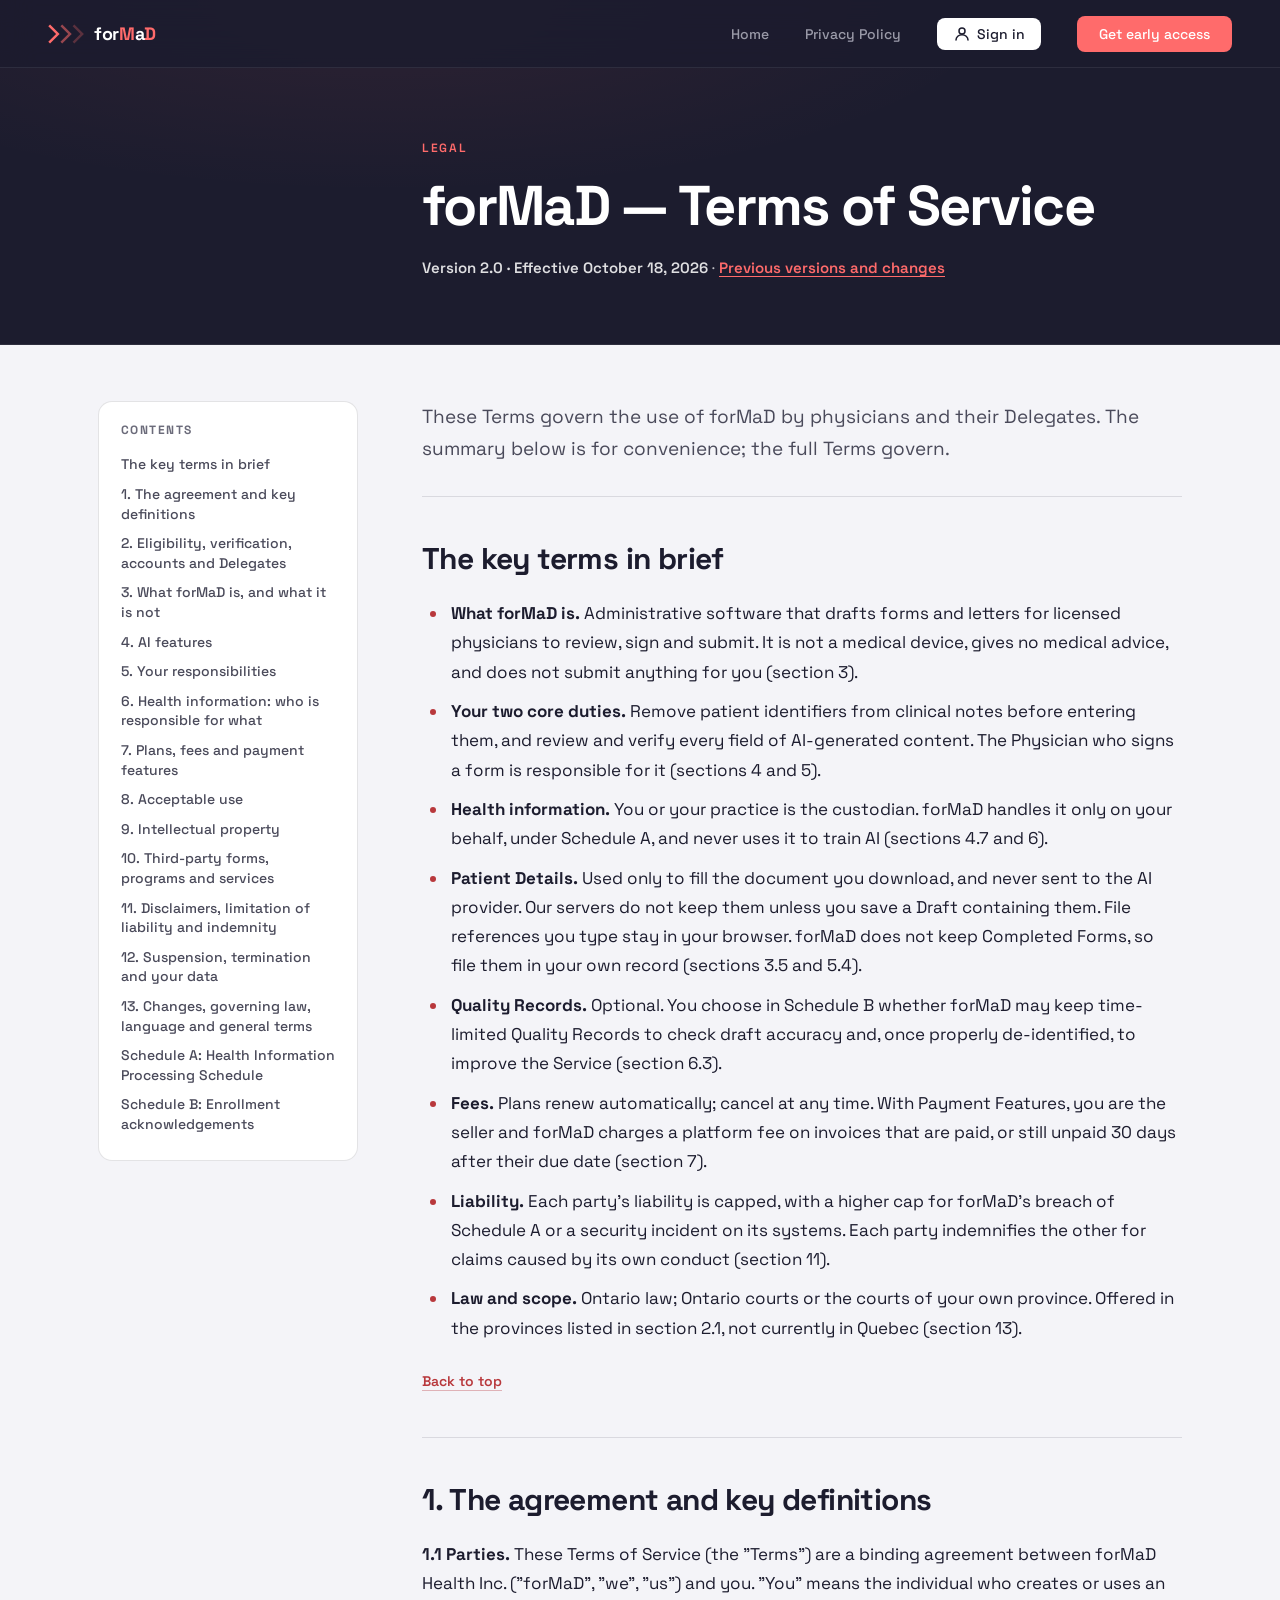
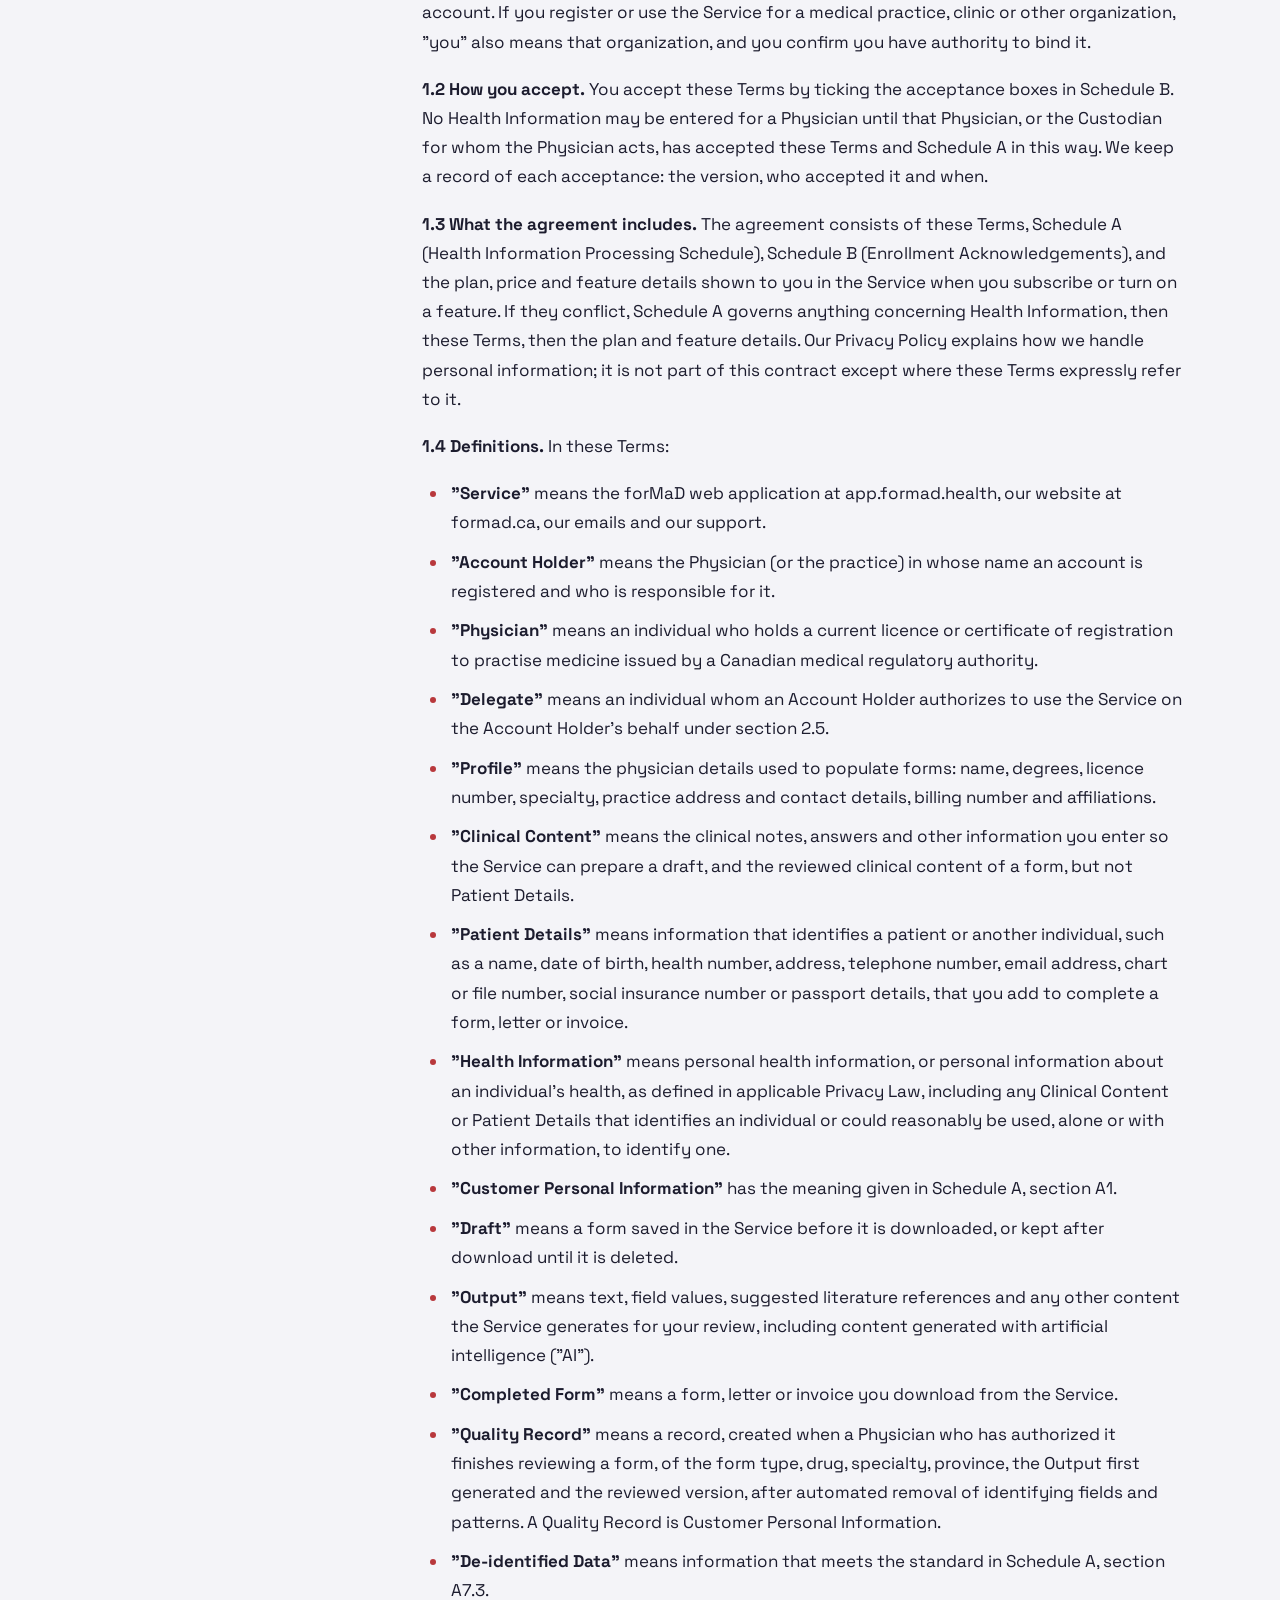
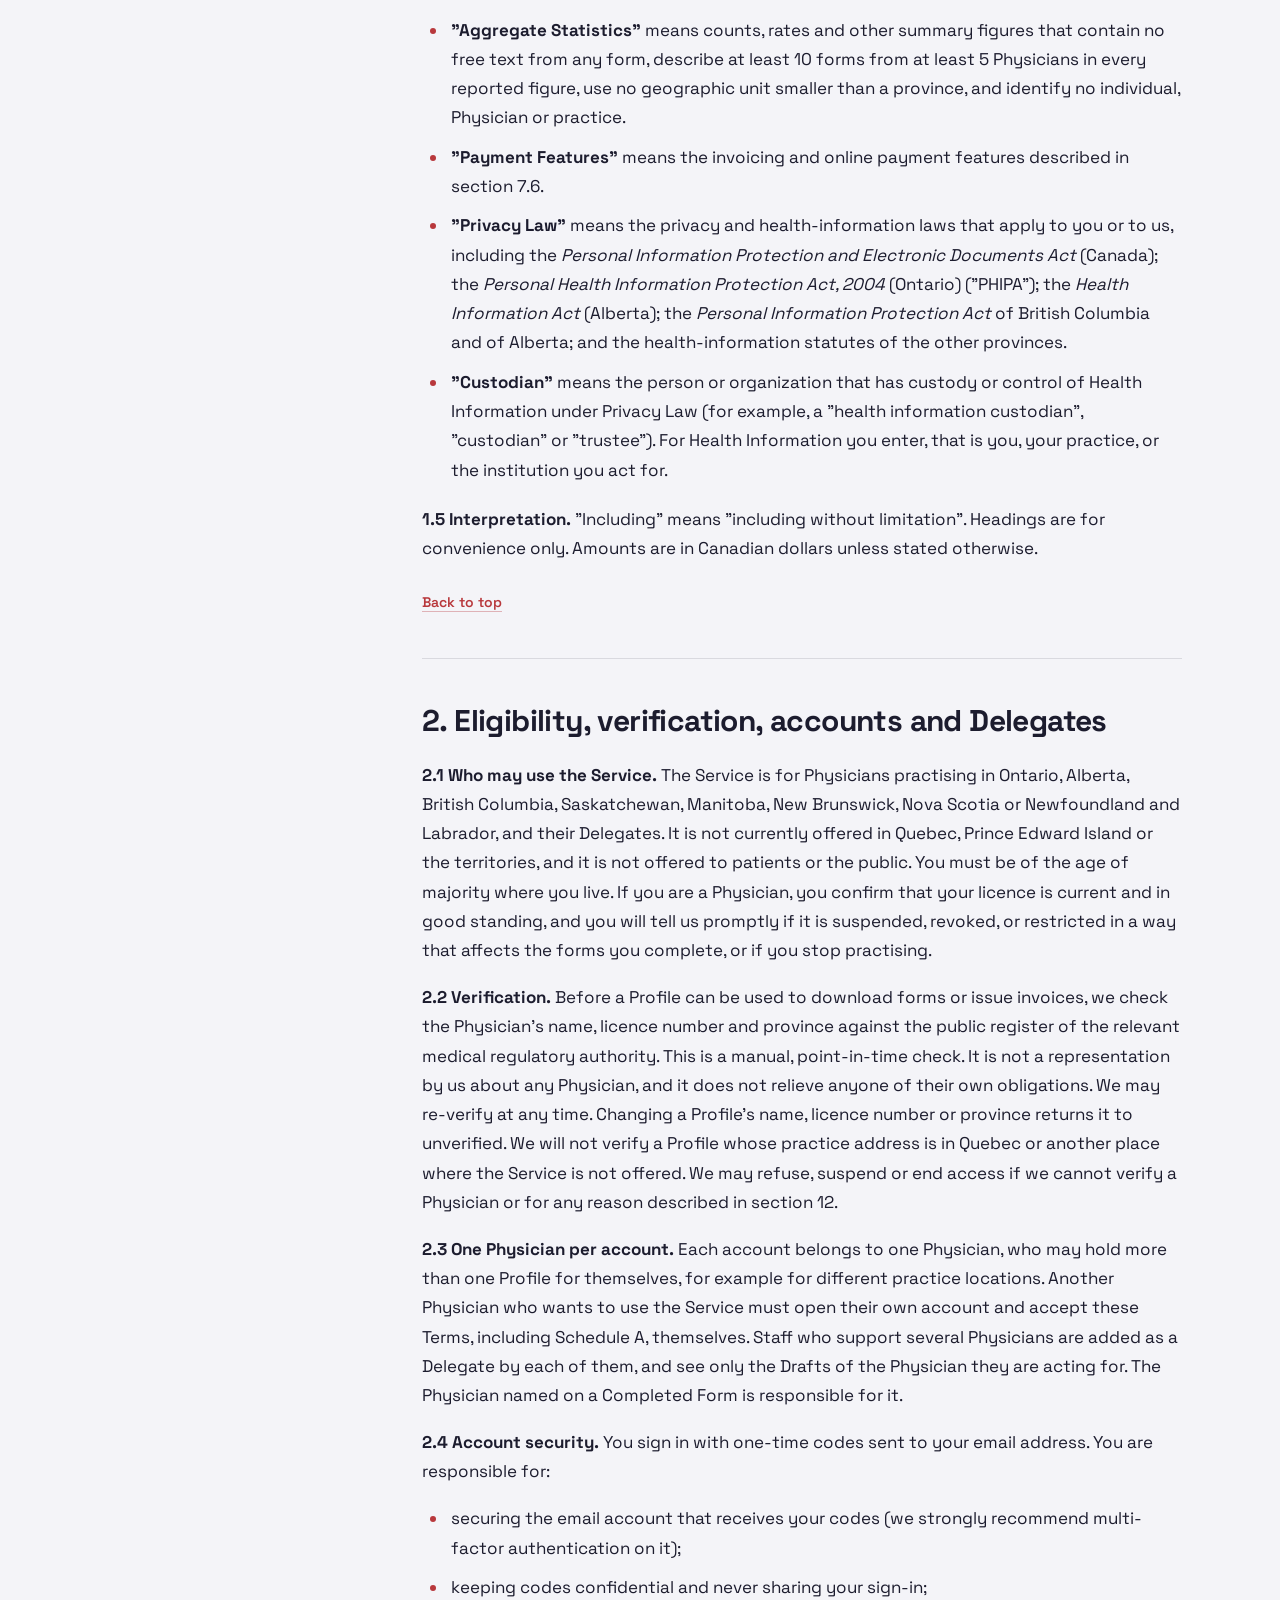
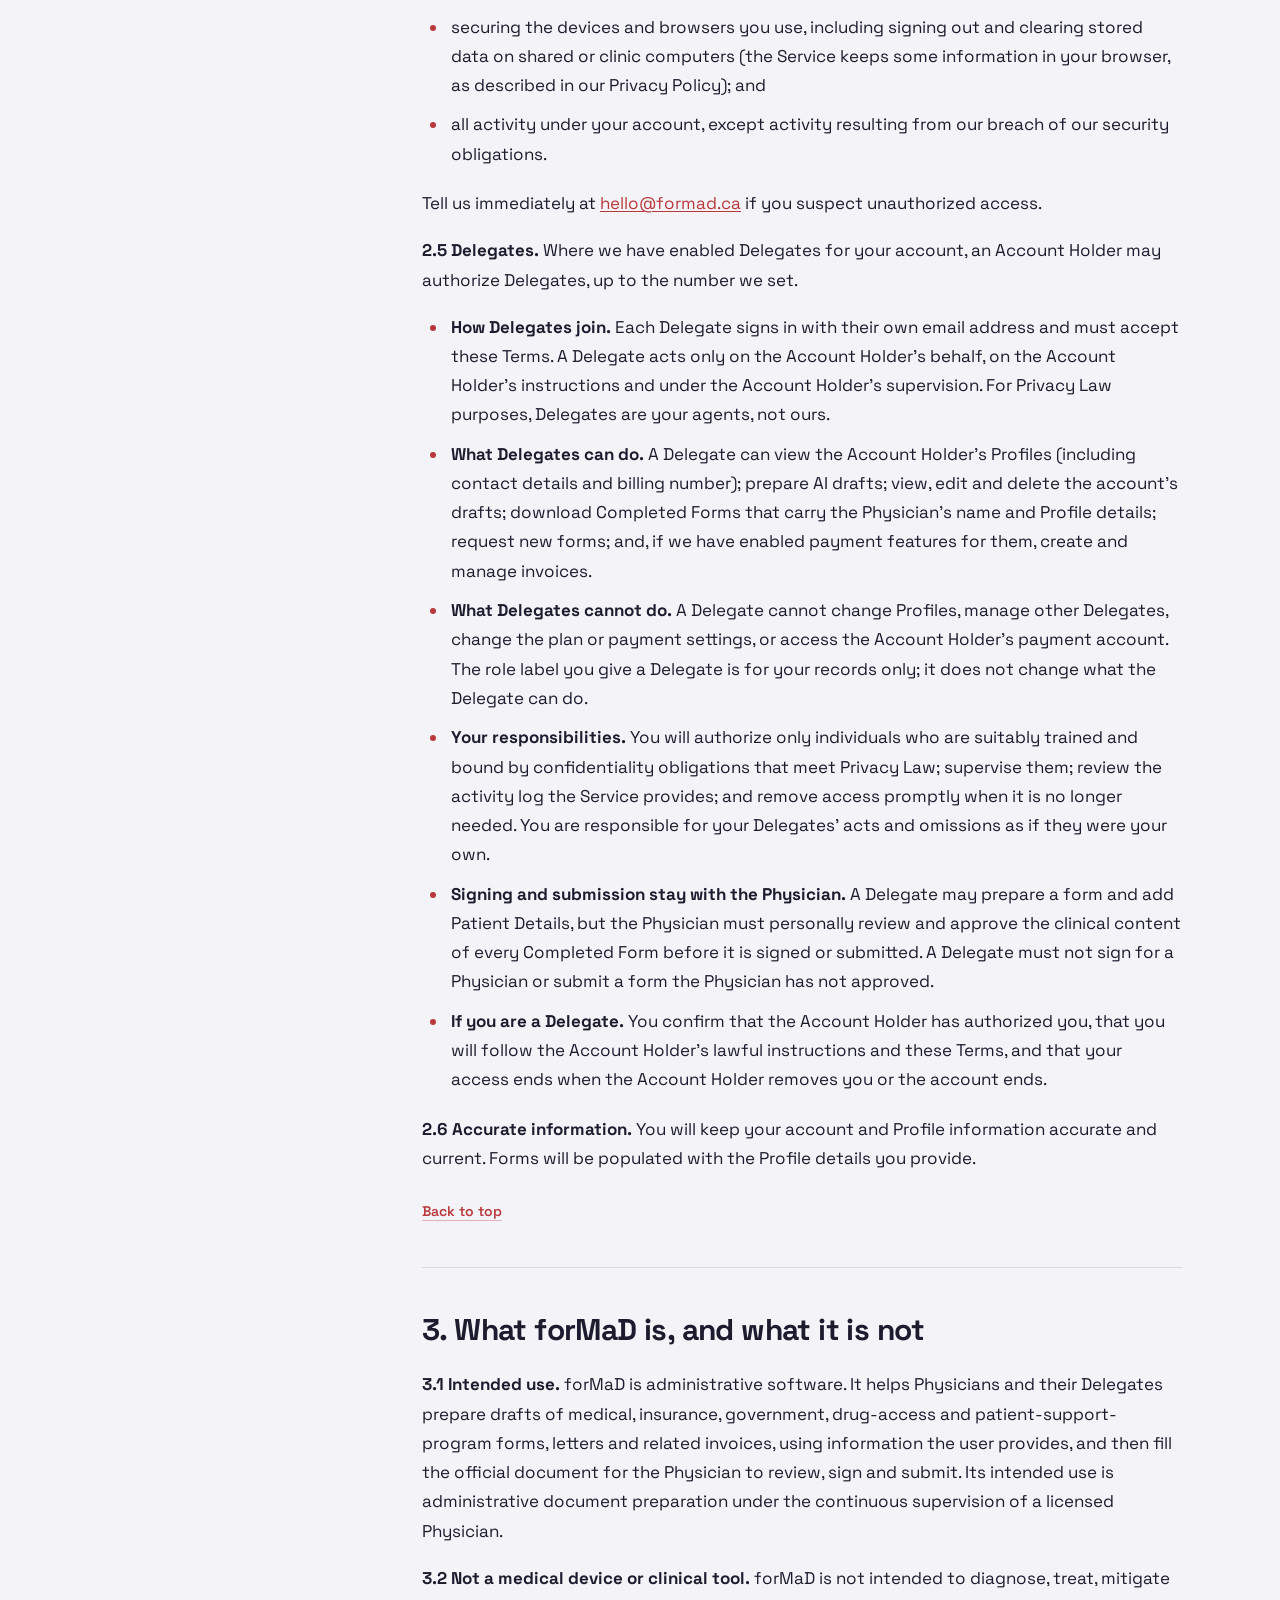
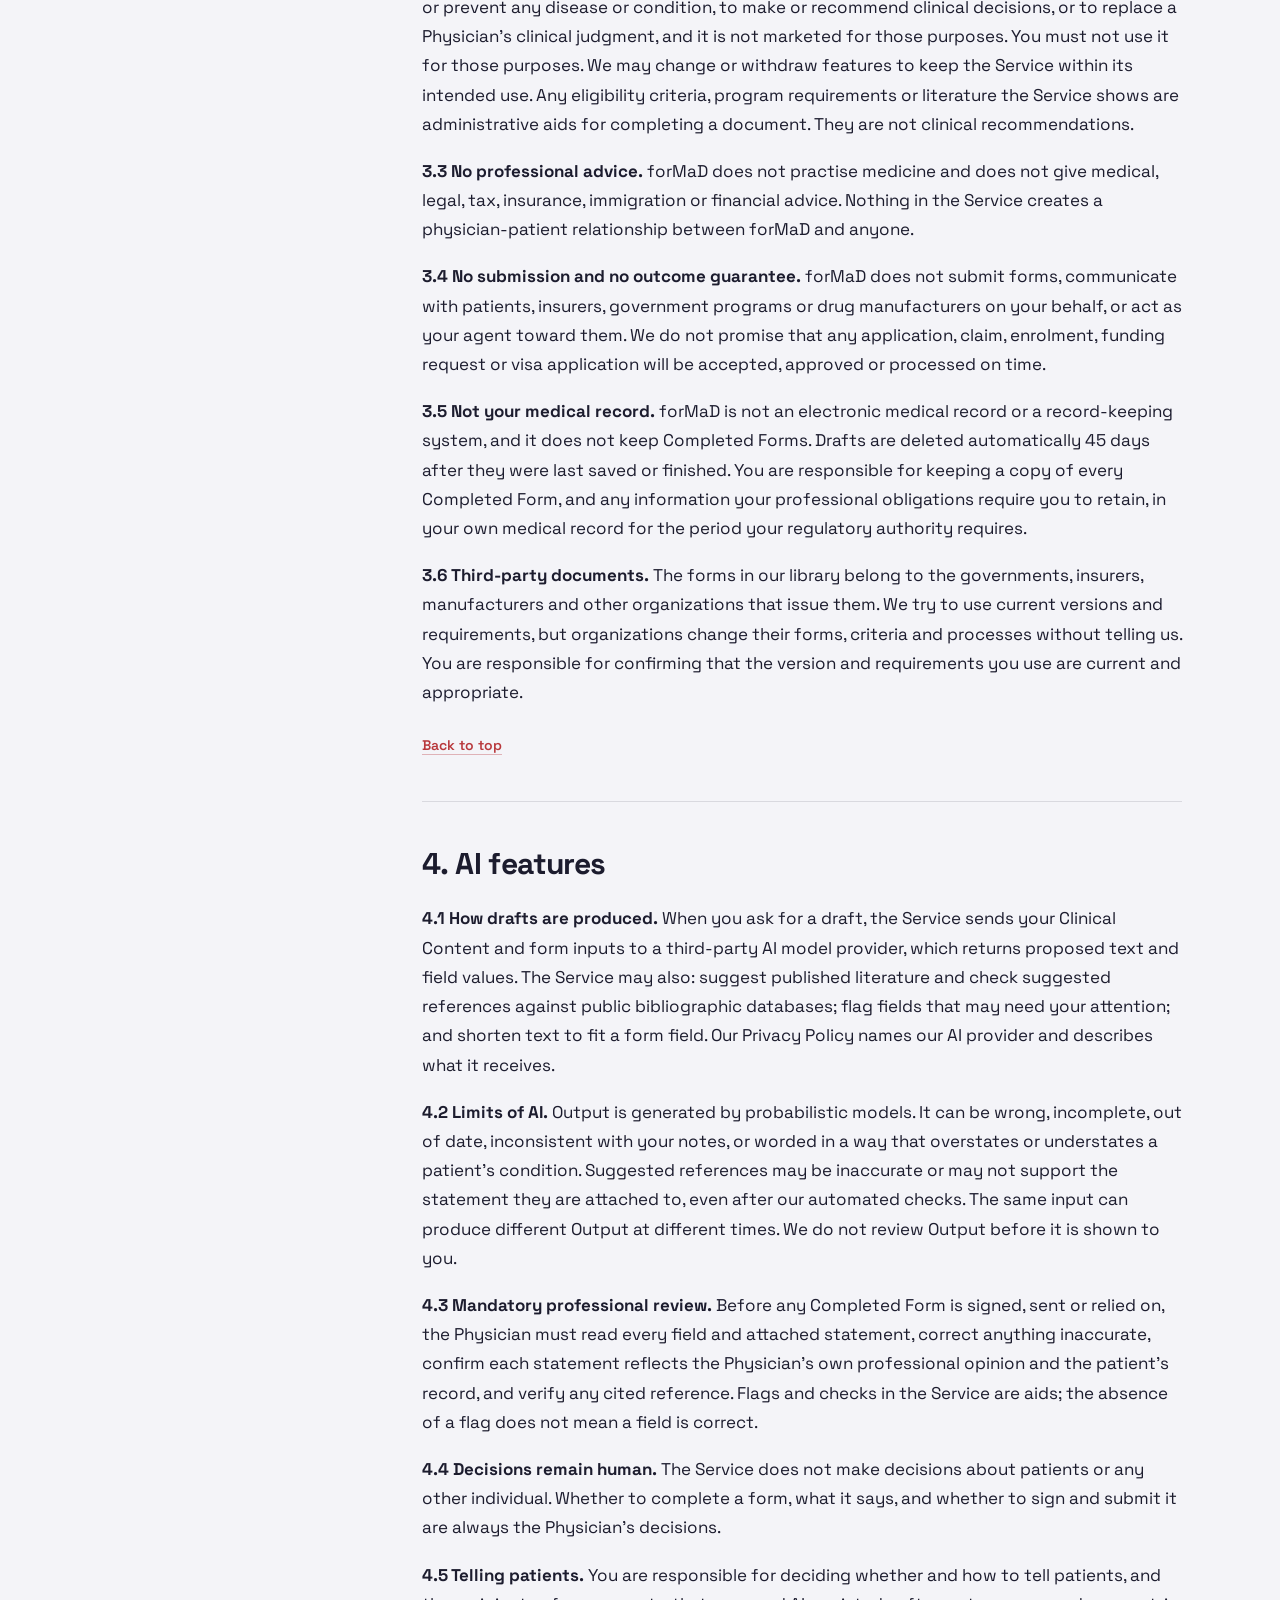
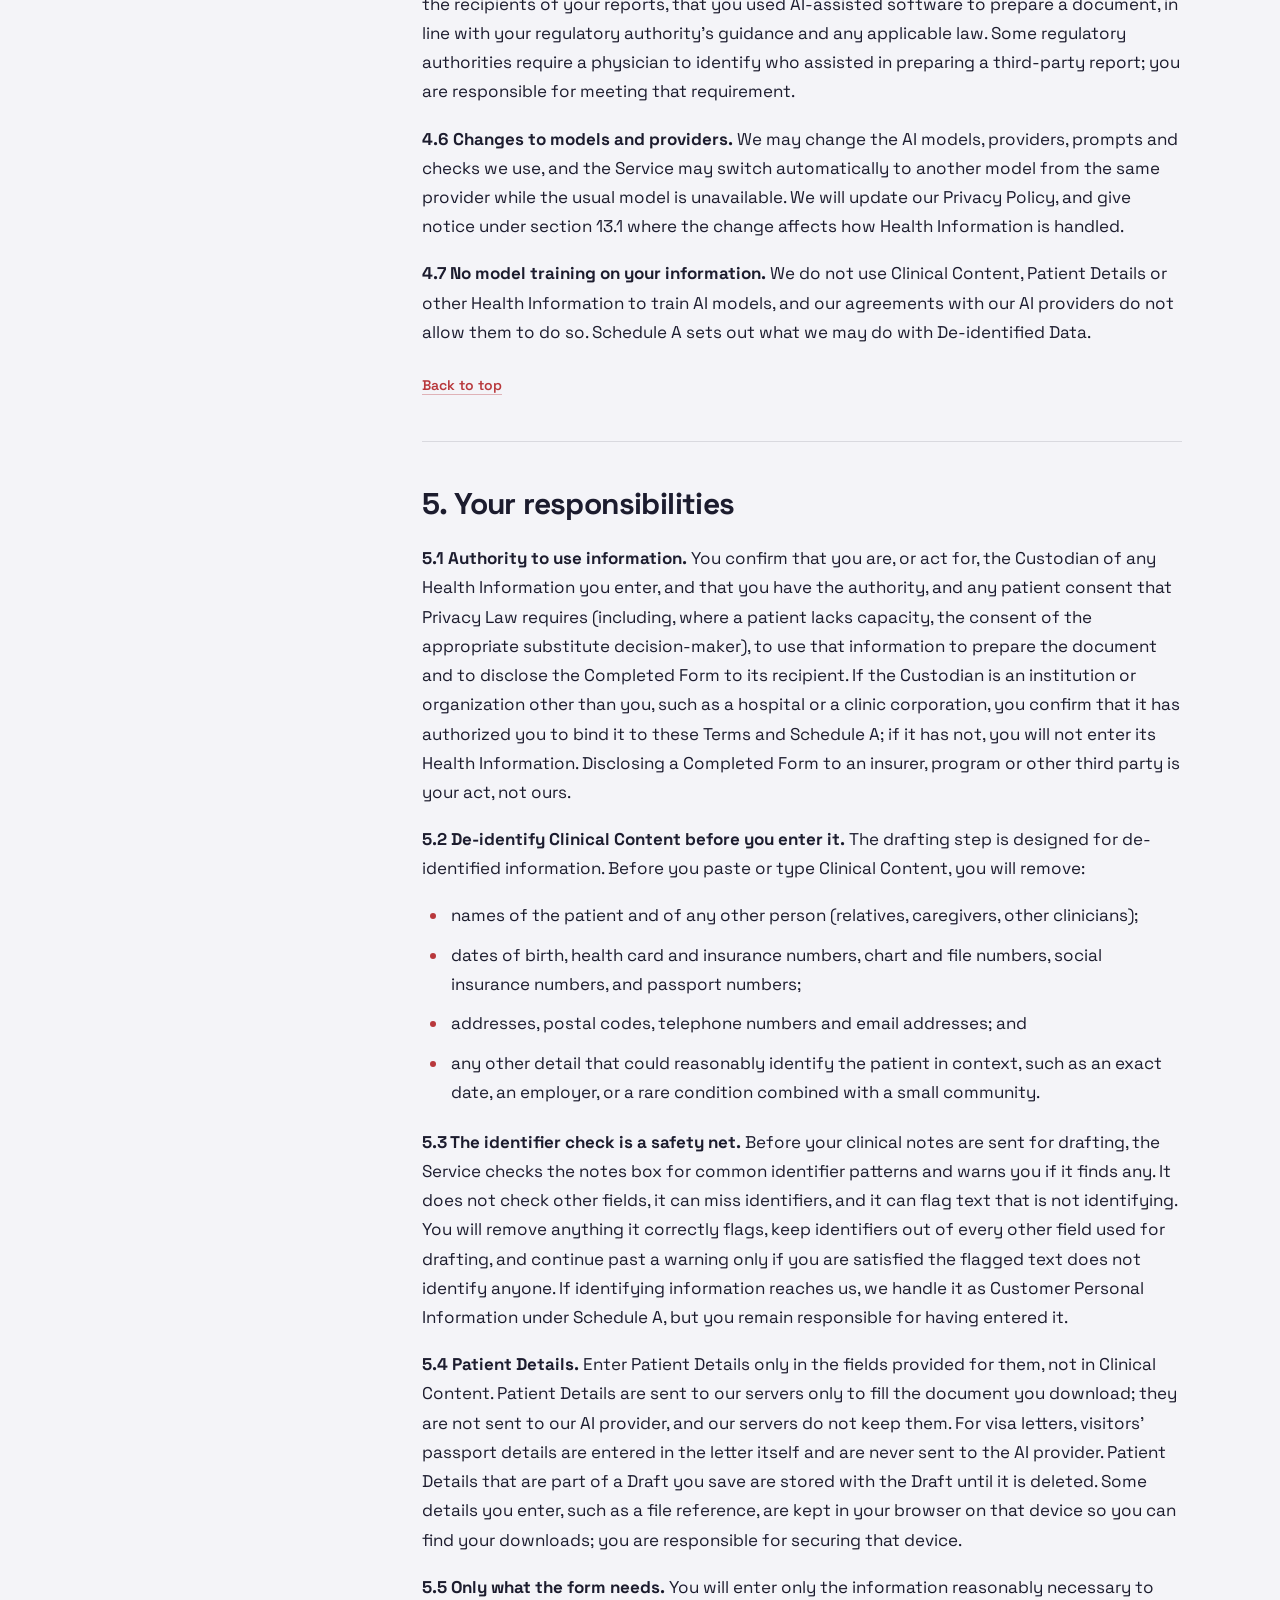
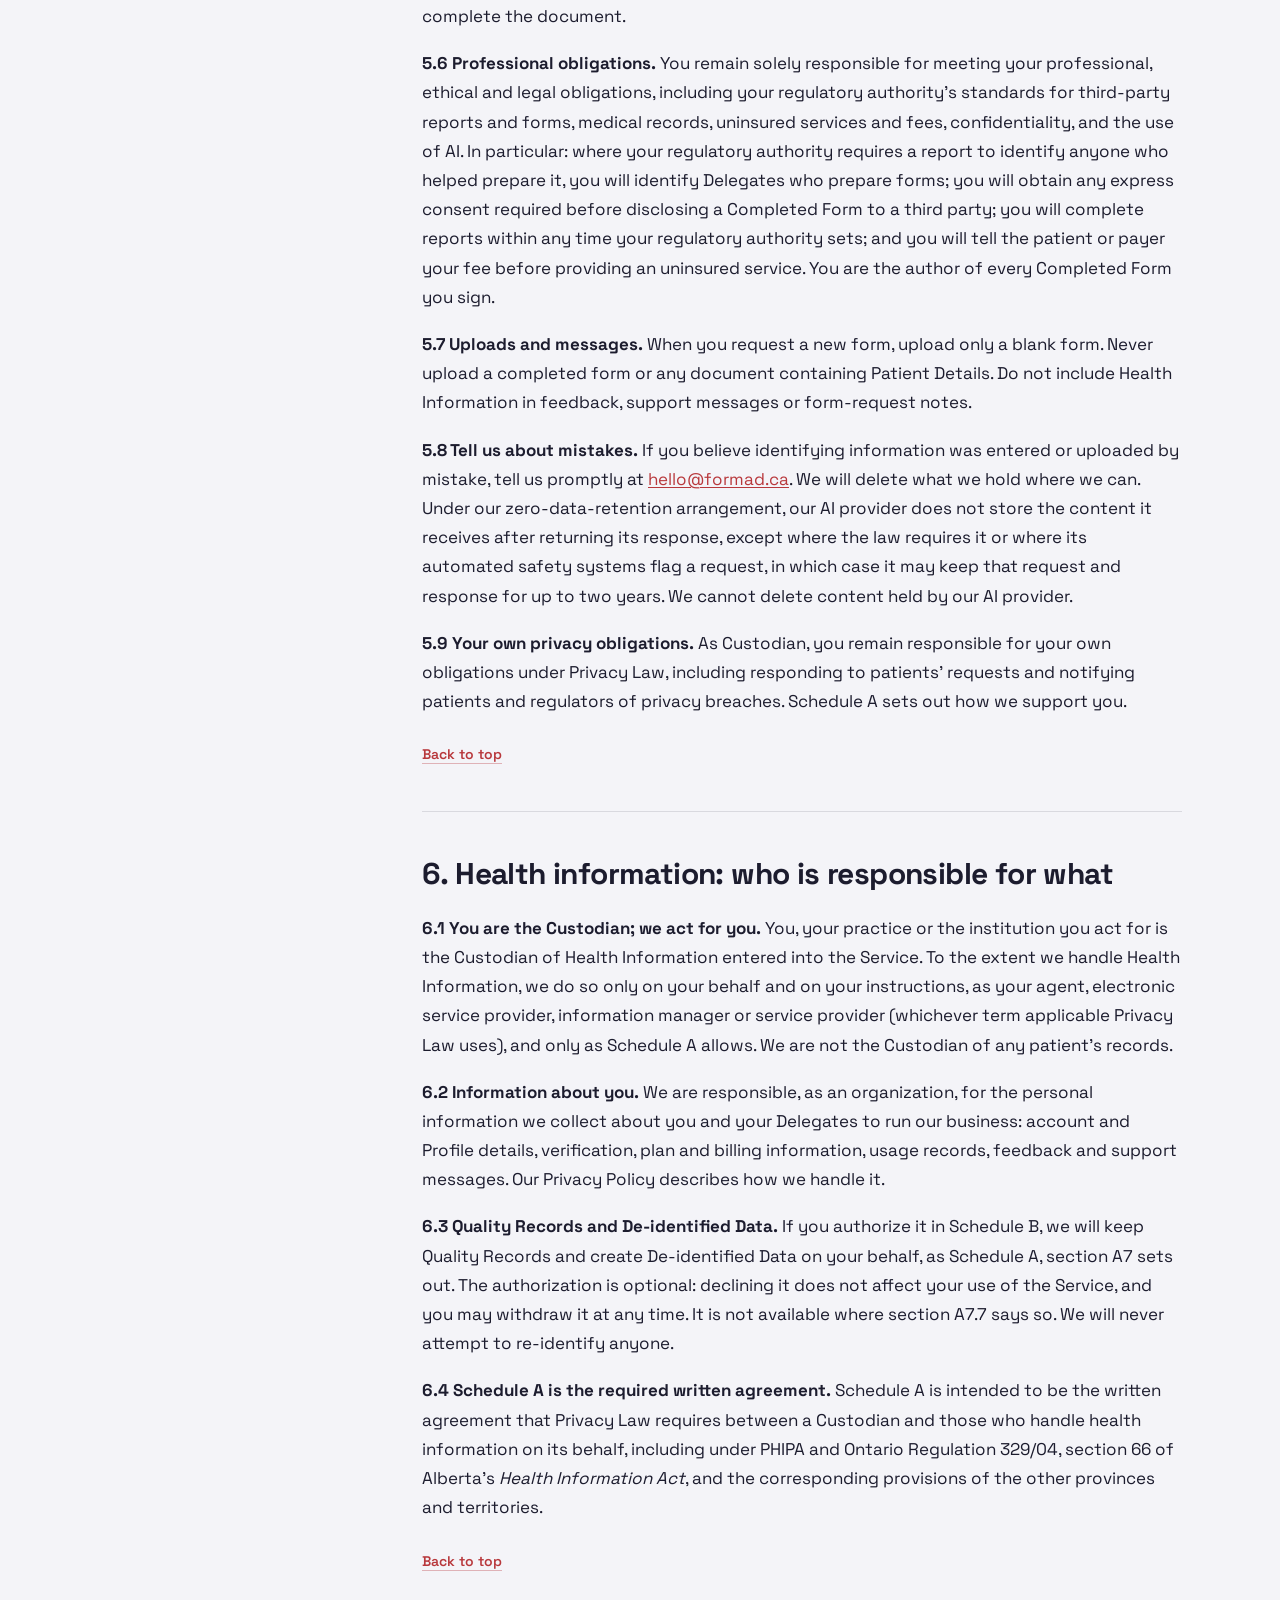
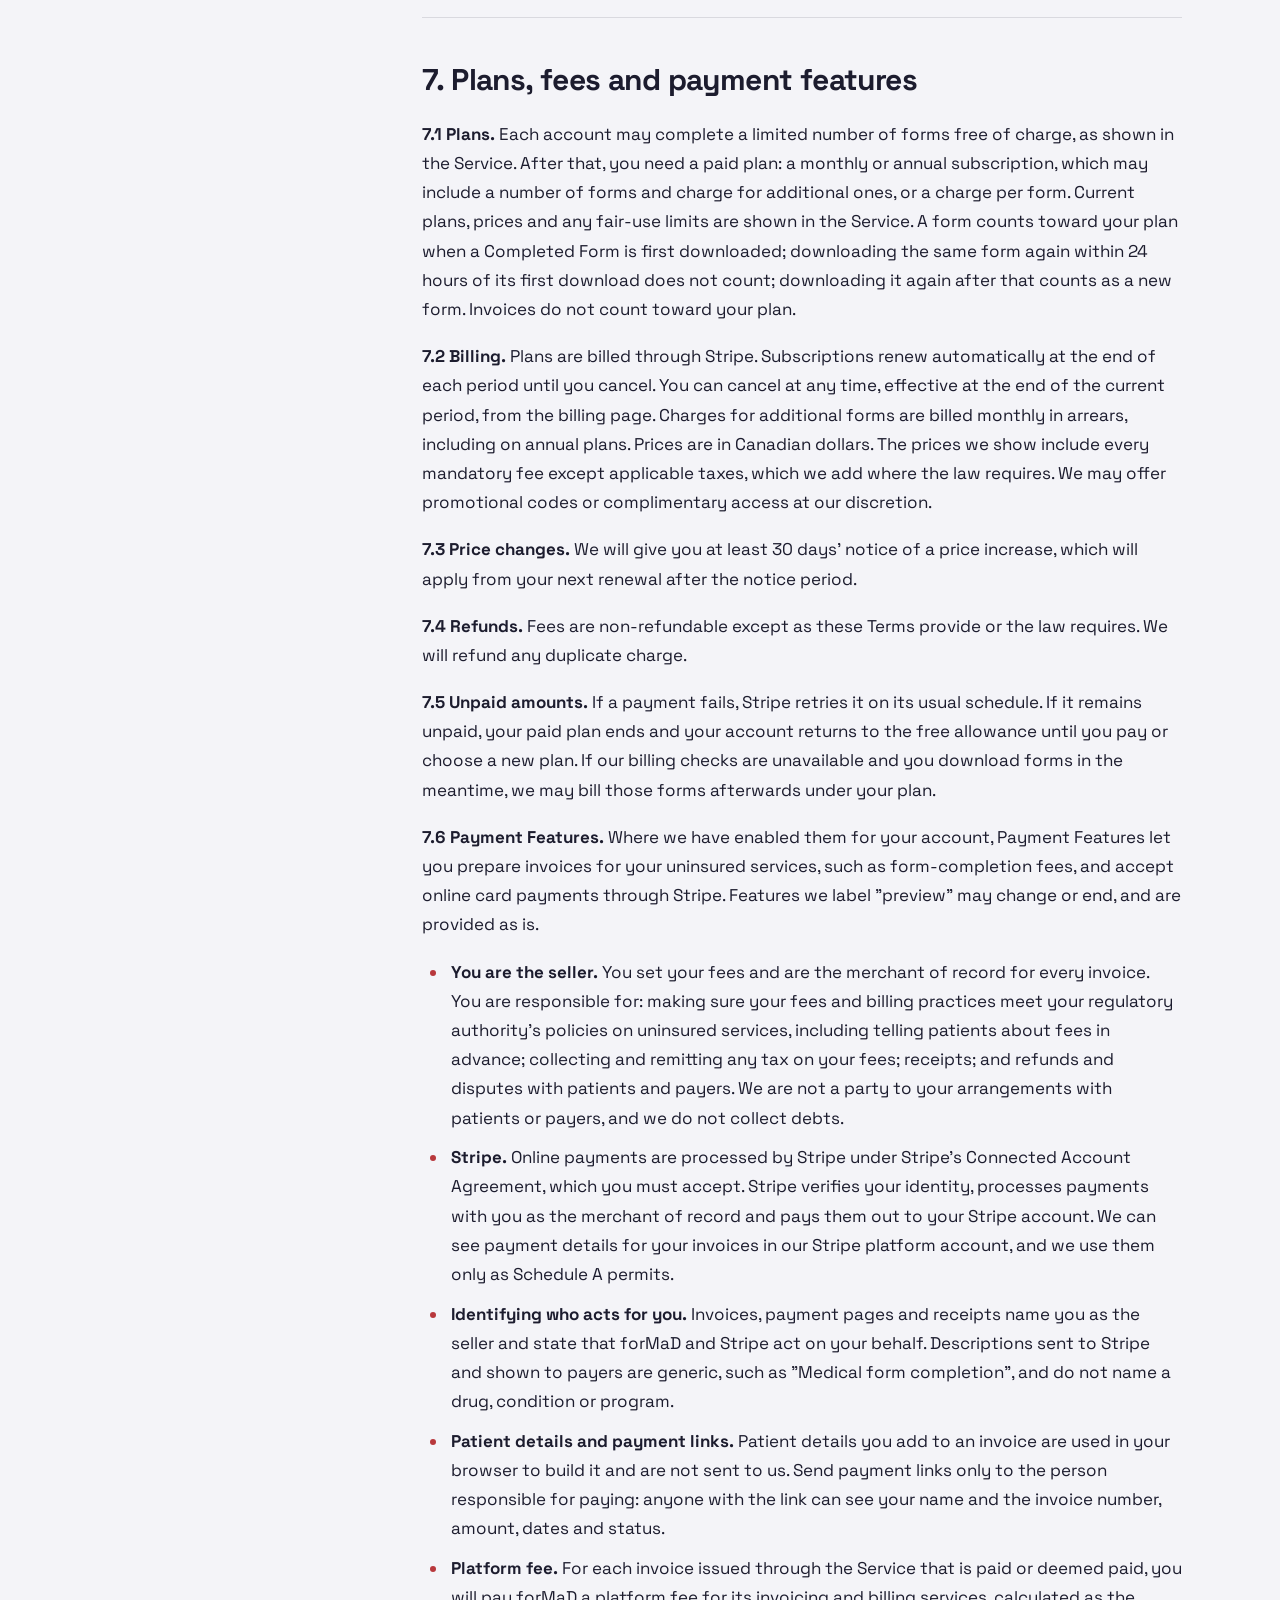
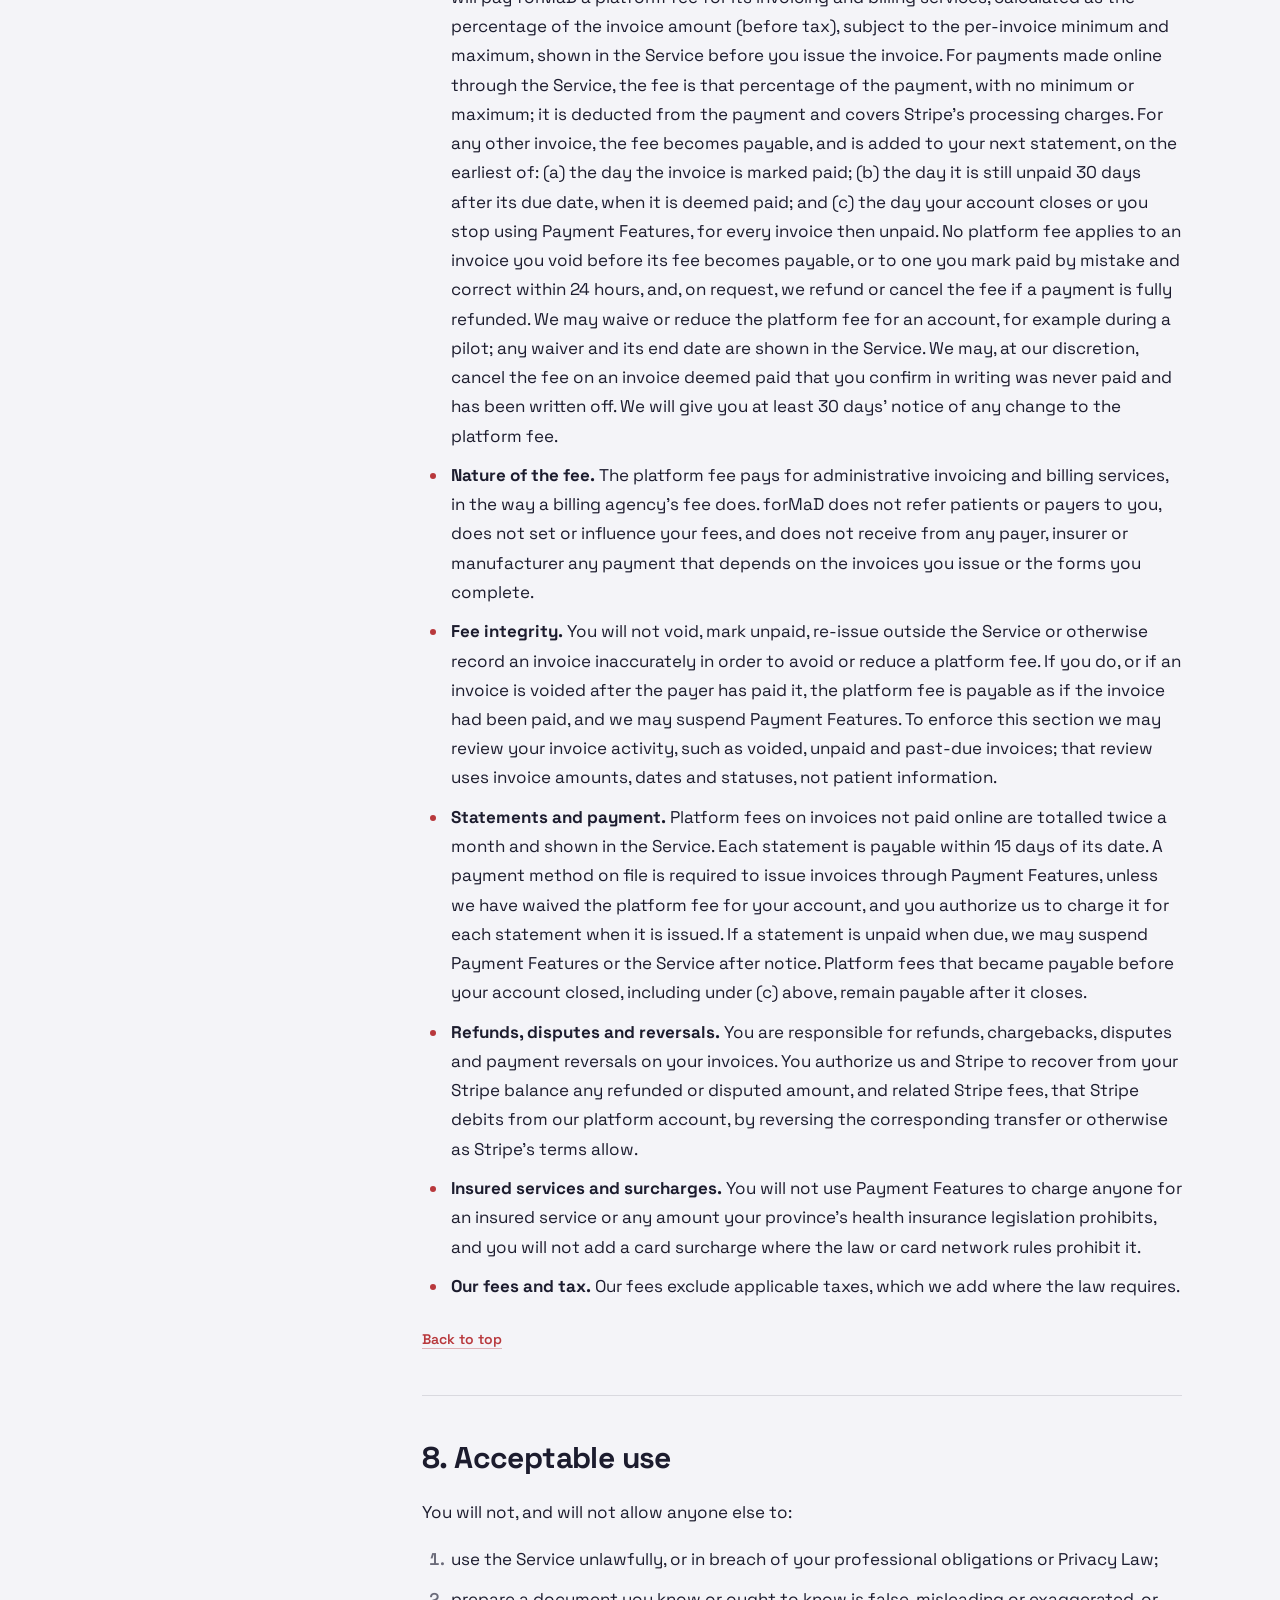
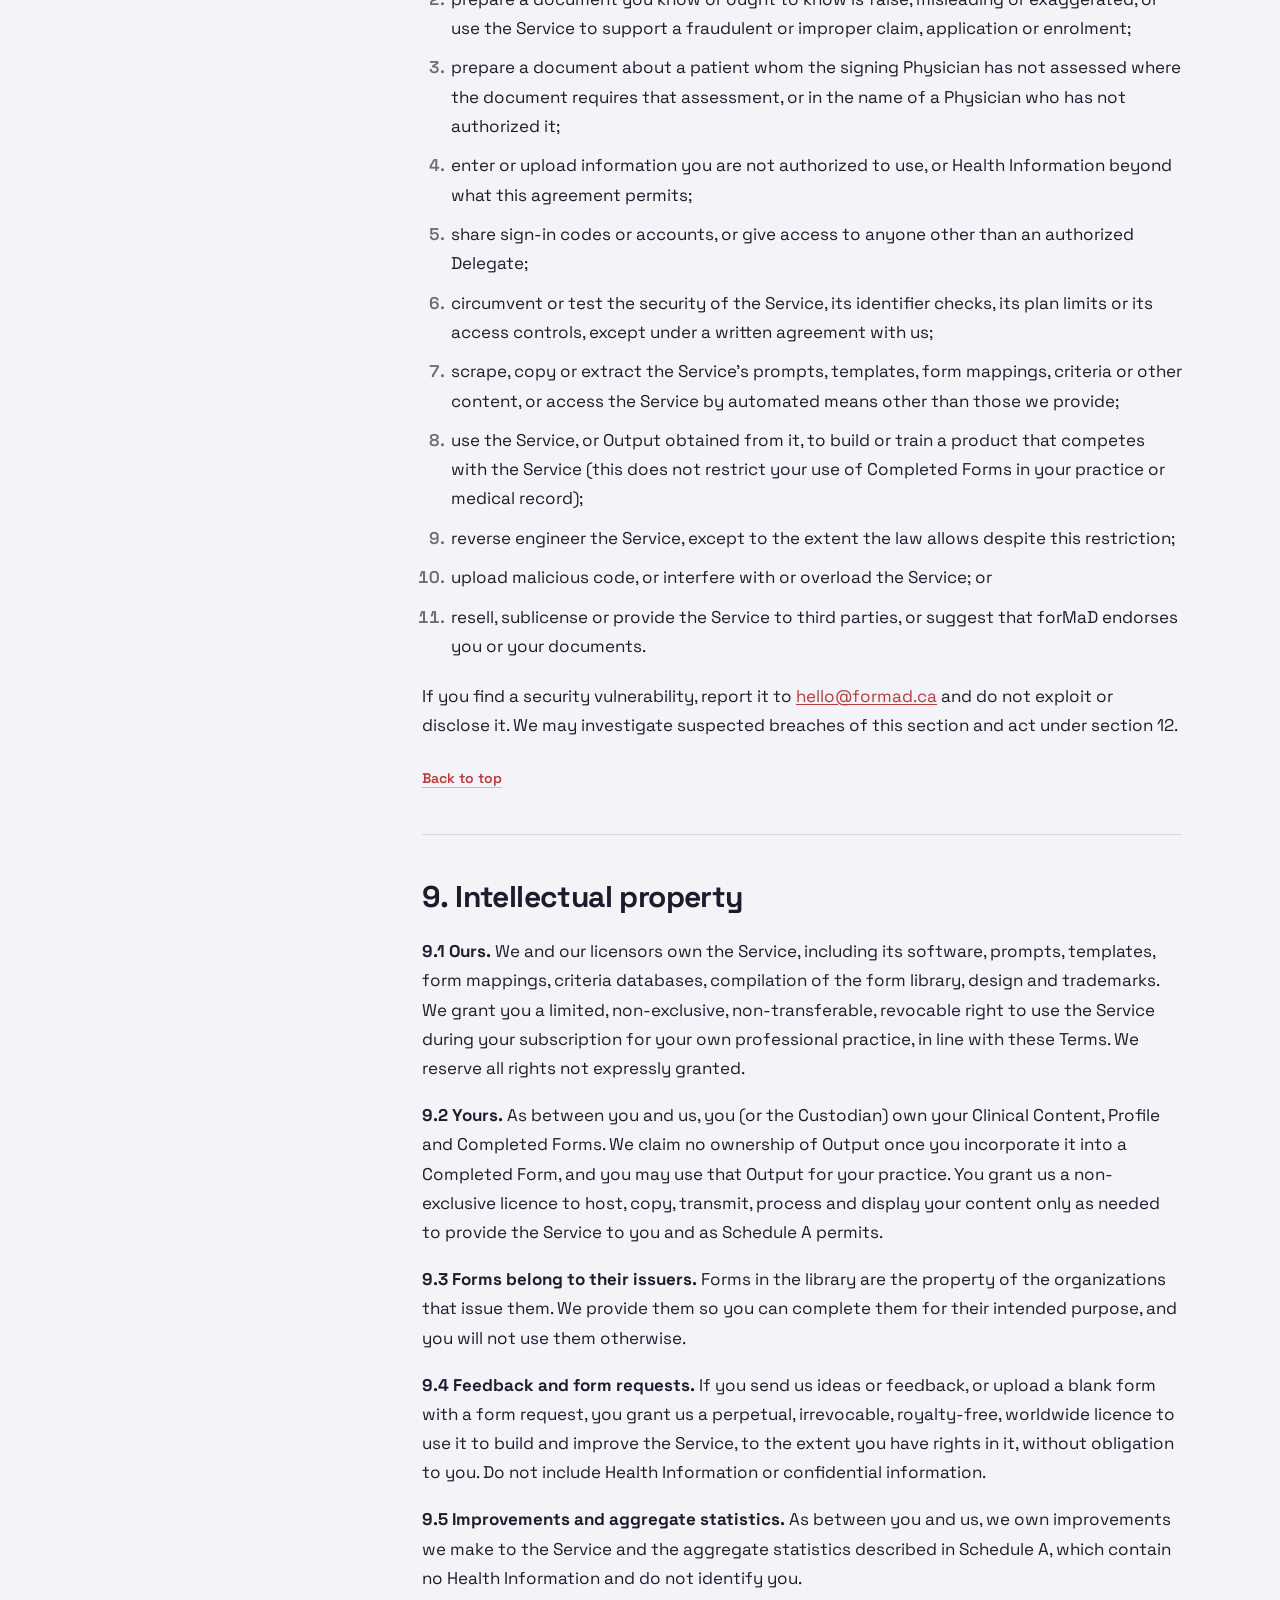
<file: terms.html>
<!DOCTYPE html>
<html lang="en">
<head>
  <meta charset="UTF-8">
  <meta name="viewport" content="width=device-width, initial-scale=1.0">
  <title>Terms of Service — forMaD</title>
  <link rel="icon" type="image/svg+xml" href="data:image/svg+xml,%3Csvg%20xmlns%3D%22http%3A%2F%2Fwww.w3.org%2F2000%2Fsvg%22%20viewBox%3D%220%200%20100%20100%22%3E%3Crect%20width%3D%22100%22%20height%3D%22100%22%20rx%3D%2222%22%20fill%3D%22%231C1C2E%22%2F%3E%3Cg%20transform%3D%22translate%2822.9%2C50%29%20scale%280.62%29%22%3E%3Cpath%20d%3D%22M0%20-26%20L26%200%20L0%2026%20L-4.77%2021.23%20L16.47%200%20L-4.77%20-21.23%20Z%22%20fill%3D%22%23FF6B6B%22%2F%3E%3Cpath%20d%3D%22M33.09%20-26%20L59.09%200%20L33.09%2026%20L28.33%2021.23%20L49.56%200%20L28.33%20-21.23%20Z%22%20fill%3D%22%23FF6B6B%22%20opacity%3D%220.55%22%2F%3E%3Cpath%20d%3D%22M66.19%20-26%20L92.19%200%20L66.19%2026%20L61.42%2021.23%20L82.65%200%20L61.42%20-21.23%20Z%22%20fill%3D%22%23FF6B6B%22%20opacity%3D%220.28%22%2F%3E%3C%2Fg%3E%3C%2Fsvg%3E">
  <meta name="description" content="The forMaD Terms of Service: the agreement between forMaD Health Inc. and the Canadian physicians and delegates who use forMaD, including the Health Information Processing Schedule.">
  <link rel="canonical" href="https://formad.ca/terms">
  <link rel="preload" href="/fonts/space-grotesk-latin.woff2" as="font" type="font/woff2" crossorigin>
  <link rel="stylesheet" href="/fonts/fonts.css">
  <style>
    *, *::before, *::after { box-sizing: border-box; margin: 0; padding: 0; }

    :root {
      --dark:   #1C1C2E;
      --coral:  #FF6B6B;
      --c55:    rgba(255,107,107,0.55);
      --c25:    rgba(255,107,107,0.25);
      --c10:    rgba(255,107,107,0.10);
      --white:  #FFFFFF;
      --off:    #F4F4F8;
      --muted:  #9A9AA8;
      --dim:    #6B6B7A;
      --border: rgba(255,255,255,0.08);
      --r:      14px;
      /* Legal pages only: darker coral for text links on light backgrounds (5.2:1 on --off) */
      --coral-ink: #B8383C;
      --ink-2:  #4A4A5A;
      --rule:   rgba(28,28,46,0.12);
      --todo:   #FFE600;
    }

    html { scroll-behavior: smooth; scroll-padding-top: 88px; }
    @media (prefers-reduced-motion: reduce) { html { scroll-behavior: auto; } }

    body {
      font-family: 'Space Grotesk', sans-serif;
      background: var(--dark);
      color: var(--white);
      -webkit-font-smoothing: antialiased;
      overflow-x: hidden;
    }

    /* forMaD wordmark: M and D coral. Only in nav, hero h1, footer. Body text: plain forMaD */
    em.wm {
      font-style: normal;
      color: var(--coral);
    }

    .skip {
      position: absolute; left: 12px; top: -60px; z-index: 200;
      background: var(--coral); color: var(--dark); font-weight: 700;
      padding: 10px 16px; border-radius: 8px; text-decoration: none;
    }
    .skip:focus { top: 12px; }

    /* ── NAV (from index.html) ───────────────────────────────────────── */
    nav.site-nav {
      position: fixed; top: 0; left: 0; right: 0; z-index: 100;
      display: flex; align-items: center; justify-content: space-between;
      padding: 0 48px; height: 68px;
      background: rgba(28,28,46,0.88);
      backdrop-filter: blur(16px);
      border-bottom: 1px solid var(--border);
    }

    .nav-logo { display: flex; align-items: center; gap: 10px; text-decoration: none; }

    .nav-wordmark {
      font-size: 18px; font-weight: 700; letter-spacing: -0.02em; color: var(--white);
    }

    .nav-links { display: flex; align-items: center; gap: 36px; }
    .nav-links a {
      font-size: 14px; font-weight: 500; color: var(--muted);
      text-decoration: none; transition: color 0.2s;
    }
    .nav-links a:hover { color: var(--white); }
    .nav-links a[aria-current="page"] { color: var(--white); }

    .nav-cta {
      background: var(--coral); color: var(--white);
      padding: 9px 22px; border-radius: 8px;
      font-size: 14px; font-weight: 600;
      text-decoration: none; transition: opacity 0.2s;
    }
    .nav-links a.nav-cta { color: var(--white); }
    .nav-cta:hover { opacity: 0.88; color: var(--white); }

    .nav-portal {
      display: flex; align-items: center; gap: 6px;
      color: var(--dark); text-decoration: none;
      font-size: 13px; font-weight: 600;
      padding: 7px 16px; border-radius: 8px;
      background: var(--white);
      transition: all 0.2s;
    }
    .nav-links a.nav-portal { color: var(--dark); }
    .nav-portal:hover { background: #f0f0f0; }
    .nav-portal svg { flex-shrink: 0; stroke: var(--dark); }

    .nav-home {
      display: none;
      font-size: 14px; font-weight: 600; color: var(--off);
      text-decoration: none; padding: 8px 2px;
    }
    .nav-home:hover { color: var(--coral); }

    .eyebrow {
      font-size: 12px; font-weight: 600; letter-spacing: 0.14em;
      text-transform: uppercase; color: var(--coral);
      margin-bottom: 20px; display: block;
    }

    /* ── DOCUMENT HEADER ─────────────────────────────────────────────── */
    .doc-head {
      position: relative; overflow: hidden;
      padding: 140px 48px 64px;
      background: var(--dark);
      border-bottom: 1px solid var(--border);
    }
    .doc-head::before {
      content: '';
      position: absolute; inset: 0;
      background: radial-gradient(ellipse 70% 80% at 30% 0%, rgba(255,107,107,0.08) 0%, transparent 70%);
      pointer-events: none;
    }
    .doc-head-inner { position: relative; max-width: 760px; margin: 0 auto; }
    .doc-h1 {
      font-size: clamp(34px, 5vw, 56px);
      font-weight: 700; line-height: 1.08;
      letter-spacing: -0.03em; color: var(--white);
      margin-bottom: 20px;
    }
    .doc-meta { font-size: 15px; line-height: 1.6; color: rgba(255,255,255,0.72); }
    .doc-meta strong { font-weight: 600; color: rgba(255,255,255,0.86); }
    .doc-meta a { color: var(--coral); font-weight: 600; text-underline-offset: 3px; }
    .doc-meta a:hover { color: #fff; }

    /* ── DOCUMENT BODY ───────────────────────────────────────────────── */
    .doc { background: var(--off); color: var(--dark); padding: 56px 48px 96px; }
    .doc-grid { max-width: 760px; margin: 0 auto; }

    .toc {
      background: var(--white);
      border: 1px solid var(--rule);
      border-radius: var(--r);
      padding: 22px 24px;
      margin-bottom: 48px;
    }
    .toc-title {
      font-size: 12px; font-weight: 700; letter-spacing: 0.12em;
      text-transform: uppercase; color: var(--dim); margin-bottom: 12px;
    }
    .toc ol { list-style: none; }
    .toc li { break-inside: avoid; }
    .toc a {
      display: block; padding: 5px 0;
      font-size: 14px; font-weight: 500; line-height: 1.4;
      color: var(--ink-2); text-decoration: none;
      border-left: 2px solid transparent; padding-left: 10px; margin-left: -12px;
    }
    .toc a:hover, .toc a:focus-visible { color: var(--coral-ink); border-left-color: var(--coral); }
    @media (min-width: 640px) and (max-width: 1179px) {
      .toc ol { column-count: 2; column-gap: 32px; }
    }
    @media (min-width: 1180px) {
      .doc-head-inner { max-width: 1084px; padding-left: 324px; }
      .doc-grid {
        max-width: 1084px;
        display: grid; grid-template-columns: 260px minmax(0, 760px);
        gap: 64px; align-items: start;
      }
      .toc {
        position: sticky; top: 92px;
        max-height: calc(100vh - 116px); overflow-y: auto;
        margin-bottom: 0; padding: 20px 22px;
      }
    }

    .doc-body {
      font-size: 17px; line-height: 1.72; color: var(--dark);
      overflow-wrap: break-word; min-width: 0;
    }
    .doc-body .lede { font-size: 19px; line-height: 1.65; color: var(--ink-2); margin-bottom: 8px; }
    .doc-sec { padding-top: 44px; margin-top: 44px; border-top: 1px solid var(--rule); }
    .doc-intro + .doc-sec, .doc-body > .doc-sec:first-child { margin-top: 32px; }
    .doc-body > .doc-sec:first-child { padding-top: 0; border-top: none; margin-top: 0; }
    .doc-body h2 {
      font-size: clamp(24px, 3vw, 30px); font-weight: 700;
      line-height: 1.2; letter-spacing: -0.02em;
      margin-bottom: 22px; color: var(--dark);
    }
    .doc-body h3 {
      font-size: 20px; font-weight: 700; line-height: 1.3;
      letter-spacing: -0.01em; margin: 34px 0 14px; color: var(--dark);
    }
    .doc-body p { margin-bottom: 1.05em; }
    .doc-body strong { font-weight: 700; color: var(--dark); }
    .doc-body em { font-style: italic; }
    .doc-body ul, .doc-body ol { margin: 0 0 1.2em; padding-left: 1.5em; }
    .doc-body li { margin-bottom: 0.6em; padding-left: 0.2em; }
    .doc-body li > ul, .doc-body li > ol { margin-top: 0.6em; }
    .doc-body ul > li::marker { color: var(--coral-ink); }
    .doc-body ol > li::marker { color: var(--dim); font-weight: 600; }
    .doc-body [id] { scroll-margin-top: 88px; }
    .doc-body li > p { margin-bottom: 0.45em; }
    .doc-body li > p:last-child { margin-bottom: 0; }
    .doc-body a { color: var(--coral-ink); text-decoration: underline; text-underline-offset: 2px; text-decoration-thickness: 1px; }
    .doc-body a:hover { text-decoration-thickness: 2px; }
    .doc-body .to-top a { text-decoration: none; }

    .doc-body ul.checklist { list-style: none; padding-left: 0; }
    .doc-body ul.checklist li { display: flex; gap: 12px; align-items: flex-start; padding-left: 0; }
    .doc-body .box { flex: none; font-size: 1.25em; line-height: 1.3; color: var(--dark); }

    mark.todo {
      background: var(--todo); color: var(--dark);
      font-weight: 700; padding: 1px 4px; border-radius: 3px;
      box-shadow: 0 0 0 2px #F5B800;
      -webkit-box-decoration-break: clone; box-decoration-break: clone;
    }

    .table-wrap {
      overflow-x: auto; -webkit-overflow-scrolling: touch;
      margin: 0 0 1.6em; background: var(--white);
      border: 1px solid var(--rule); border-radius: 12px;
    }
    .table-wrap:focus-visible { outline: 2px solid var(--coral-ink); outline-offset: 2px; }
    .scroll-hint { display: none; margin: 0 0 6px !important; font-size: 12.5px; font-weight: 600; color: var(--dim); text-align: right; }
    @media (max-width: 860px) { .scroll-hint.c4 { display: block; } }
    @media (max-width: 680px) { .scroll-hint.c3 { display: block; } }
    .doc-body table { border-collapse: collapse; width: 100%; font-size: 15px; line-height: 1.55; }
    .doc-body table.cols-3 { min-width: 600px; }
    .doc-body table.cols-4 { min-width: 760px; }
    .doc-body th, .doc-body td { text-align: left; vertical-align: top; padding: 12px 14px; border-bottom: 1px solid rgba(28,28,46,0.09); }
    .doc-body th {
      background: #EEEEF3; color: var(--dark);
      font-size: 12px; font-weight: 700; letter-spacing: 0.08em; text-transform: uppercase;
    }
    .doc-body tbody tr:last-child td { border-bottom: none; }
    .doc-body td:first-child { font-weight: 600; }
    .doc-body table.cols-4 td:first-child { min-width: 150px; }

    .to-top { margin-top: 26px; margin-bottom: 0 !important; font-size: 14px; }
    .to-top a { color: var(--coral-ink); font-weight: 600; text-decoration: none; border-bottom: 1px solid rgba(184,56,60,0.35); }
    .to-top a:hover { border-bottom-color: var(--coral-ink); }

    /* ── DATA-FLOW FIGURE (privacy section 4) ────────────────────────── */
    .flow-fig {
      margin: 28px 0 30px; padding: 22px;
      background: var(--white); border: 1px solid var(--rule); border-radius: var(--r);
    }
    .flow-title { font-size: 16px !important; font-weight: 700; line-height: 1.4; margin-bottom: 18px !important; }
    .flow, .flow ol { list-style: none; margin: 0 !important; padding: 0 !important; }
    .flow li { margin: 0; padding: 0; }
    .flow li::marker { content: none; }
    .stage + .stage { margin-top: 12px !important; }
    .stage-link {
      display: flex; align-items: center; gap: 8px;
      font-size: 13px !important; font-weight: 600; color: var(--dim);
      margin: 0 0 10px !important; line-height: 1.4;
    }
    .stage-link .ar { color: var(--coral-ink); font-size: 17px; line-height: 1; }
    .steps { display: grid; grid-template-columns: repeat(3, minmax(0, 1fr)); gap: 26px; }
    .stage-review .steps { grid-template-columns: minmax(0, 1fr) minmax(0, 2fr); }
    .flow .step {
      position: relative;
      background: var(--off); border: 1px solid rgba(28,28,46,0.14); border-radius: 10px;
      padding: 10px 12px 12px; font-size: 13.5px; line-height: 1.45;
    }
    .step strong { display: block; font-size: 14.5px; line-height: 1.3; margin-bottom: 3px; padding-right: 18px; }
    .step .note { display: block; color: var(--ink-2); }
    .step .n {
      position: absolute; top: 9px; right: 10px;
      font-size: 11px; font-weight: 700; color: var(--dim);
    }
    .place {
      display: inline-block; margin-bottom: 7px; margin-right: 18px;
      font-size: 11.5px; font-weight: 700; letter-spacing: 0.01em;
      padding: 2px 8px; border-radius: 5px; line-height: 1.5;
    }
    .dev .place { background: var(--dark); color: var(--white); }
    .srv .place { background: var(--coral); color: var(--dark); }
    .step.ai { background: var(--dark); border-color: var(--dark); color: var(--white); }
    .step.ai strong { color: var(--white); }
    .step.ai .note { color: rgba(255,255,255,0.78); }
    .step.ai .n { color: rgba(255,255,255,0.7); }
    .ai .place { background: rgba(255,255,255,0.16); color: var(--white); }
    .step.hi { background: #FFF1F1; border: 2px solid var(--coral); }
    .flow .db-group {
      border: 1.5px dashed rgba(184,56,60,0.55); border-radius: 12px;
      padding: 10px 10px 10px;
    }
    .db-group > .place { color: var(--coral-ink); border: 1px solid rgba(184,56,60,0.45); background: transparent; }
    .db-group ol { display: grid; grid-template-columns: repeat(2, minmax(0, 1fr)); gap: 10px; }
    .arr {
      position: absolute; top: 50%; right: -26px;
      width: 26px; height: 12px; margin-top: -6px;
      background: url("data:image/svg+xml,%3Csvg xmlns='http://www.w3.org/2000/svg' viewBox='0 0 26 12'%3E%3Cpath d='M2 6H18' stroke='%23B8383C' stroke-width='2'/%3E%3Cpath d='M17 1L25 6L17 11Z' fill='%23B8383C'/%3E%3C/svg%3E") center / 100% 100% no-repeat;
    }
    .arr.dash { background-image: url("data:image/svg+xml,%3Csvg xmlns='http://www.w3.org/2000/svg' viewBox='0 0 26 12'%3E%3Cpath d='M2 6H18' stroke='%23B8383C' stroke-width='2' stroke-dasharray='3 2.5'/%3E%3Cpath d='M17 1L25 6L17 11Z' fill='%23B8383C'/%3E%3C/svg%3E"); }
    .flow-fig figcaption {
      margin-top: 16px; text-align: center;
      font-size: 13px; color: var(--dim); line-height: 1.5;
    }
    @media (max-width: 640px) {
      .flow-fig { padding: 16px; }
      .steps, .stage-review .steps { grid-template-columns: minmax(0, 1fr); }
      .arr {
        top: auto; right: auto; bottom: -26px; left: 50%;
        width: 12px; height: 26px; margin: 0 0 0 -6px;
        background-image: url("data:image/svg+xml,%3Csvg xmlns='http://www.w3.org/2000/svg' viewBox='0 0 12 26'%3E%3Cpath d='M6 2V18' stroke='%23B8383C' stroke-width='2'/%3E%3Cpath d='M1 17L6 25L11 17Z' fill='%23B8383C'/%3E%3C/svg%3E");
      }
      .arr.dash { background-image: url("data:image/svg+xml,%3Csvg xmlns='http://www.w3.org/2000/svg' viewBox='0 0 12 26'%3E%3Cpath d='M6 2V18' stroke='%23B8383C' stroke-width='2' stroke-dasharray='3 2.5'/%3E%3Cpath d='M1 17L6 25L11 17Z' fill='%23B8383C'/%3E%3C/svg%3E"); }
    }
    @media (max-width: 520px) {
      .db-group ol { grid-template-columns: minmax(0, 1fr); }
    }

    /* ── FOOTER (from index.html) ────────────────────────────────────── */
    footer {
      background: #131320;
      padding: 48px 48px 36px;
      border-top: 1px solid var(--border);
    }

    .footer-top {
      display: flex; align-items: flex-start;
      justify-content: space-between; margin-bottom: 40px;
      flex-wrap: wrap; gap: 32px;
    }

    .footer-brand { max-width: 300px; }

    .footer-logo { display: flex; align-items: center; gap: 10px; margin-bottom: 14px; }

    .footer-wm { font-size: 20px; font-weight: 700; letter-spacing: -0.02em; color: var(--white); }

    .footer-tag { font-size: 14px; color: var(--muted); line-height: 1.65; }

    .footer-cols { display: flex; gap: 48px; flex-wrap: wrap; }

    .footer-col h2 {
      font-size: 12px; font-weight: 700; letter-spacing: 0.12em;
      text-transform: uppercase; color: var(--muted); margin-bottom: 16px;
    }

    .footer-col a {
      display: block; font-size: 14px; color: rgba(255,255,255,0.62);
      text-decoration: none; margin-bottom: 10px; transition: color 0.2s;
    }
    .footer-col a:hover, .footer-col a[aria-current="page"] { color: var(--white); }

    .footer-bottom {
      border-top: 1px solid var(--border); padding-top: 28px;
      display: flex; align-items: center; justify-content: space-between;
      flex-wrap: wrap; gap: 16px;
    }

    .footer-legal { font-size: 12px; color: var(--muted); line-height: 1.65; max-width: 580px; }
    .footer-corp { font-size: 12px; color: rgba(255,255,255,0.5); white-space: nowrap; }

    /* ── RESPONSIVE ──────────────────────────────────────────────────── */
    @media (max-width: 768px) {
      nav.site-nav { padding: 0 20px; }
      .nav-links { display: none; }
      .nav-home { display: inline-block; }
      .doc-head { padding: 116px 20px 48px; }
      .doc { padding: 40px 20px 72px; }
      footer { padding: 72px 24px; }
      .footer-top { flex-direction: column; }
      .footer-cols { gap: 28px; }
      .doc-body { font-size: 16.5px; }
      .doc-body .lede { font-size: 18px; }
      .toc { padding: 18px 20px; }
    }
    @media (max-width: 400px) {
      .doc-head { padding-left: 16px; padding-right: 16px; }
      .doc { padding-left: 16px; padding-right: 16px; }
      .doc-body ul, .doc-body ol { padding-left: 1.25em; }
    }

    /* ── PRINT ───────────────────────────────────────────────────────── */
    @media print {
      @page { margin: 16mm 14mm; }
      html { scroll-behavior: auto; }
      body { background: #fff !important; color: #000 !important; overflow: visible; }
      nav, .toc, .to-top, .skip, .scroll-hint, footer { display: none !important; }
      .doc-head { background: #fff !important; padding: 0 0 10pt; border-bottom: 1pt solid #000; overflow: visible; }
      .doc-head::before { display: none; }
      .doc-head-inner { max-width: none; padding: 0 !important; }
      .eyebrow, .doc-h1, .doc-meta, .doc-meta strong, em.wm { color: #000 !important; }
      .doc-h1 { font-size: 22pt; margin-bottom: 6pt; }
      .doc { background: #fff !important; color: #000; padding: 12pt 0 0; }
      .doc-grid { display: block; max-width: none; }
      .doc-body { font-size: 10.5pt; line-height: 1.5; color: #000; }
      .doc-body .lede { font-size: 11.5pt; color: #000; }
      .doc-body h2, .doc-body h3, .doc-body strong, .doc-body .box { color: #000; }
      .doc-sec { border-top: none; margin-top: 16pt; padding-top: 0; }
      .doc-body h2 { font-size: 15pt; margin-bottom: 8pt; }
      .doc-body h3 { font-size: 12pt; margin: 12pt 0 6pt; }
      .doc-body h2, .doc-body h3 { break-after: avoid; page-break-after: avoid; }
      .doc-body li, .doc-body tr, .step, .flow-fig { break-inside: avoid; page-break-inside: avoid; }
      .doc-body ul > li::marker, .doc-body ol > li::marker { color: #000; }
      a { color: #000 !important; text-decoration: none; }
      .table-wrap { overflow: visible; border: none; border-radius: 0; background: #fff; }
      .doc-body table { min-width: 0 !important; width: calc(100% - 2px); margin: 1px; font-size: 8.5pt; }
      .doc-body th, .doc-body td { border: 0.75pt solid #666; padding: 4pt 5pt; color: #000; background: #fff !important; }
      .doc-body tbody tr:last-child td { border-bottom: 0.75pt solid #666; }
      mark.todo { -webkit-print-color-adjust: exact; print-color-adjust: exact; }
      .flow-fig { border: 1pt solid #000; background: #fff; padding: 10pt; }
      .step, .step.ai, .step.hi { background: #fff !important; color: #000 !important; border: 1pt solid #000 !important; }
      .step.ai strong, .step .note, .step.ai .note, .step .n, .step.ai .n, .stage-link, .flow-fig figcaption { color: #000 !important; }
      .place, .dev .place, .srv .place, .ai .place, .db-group > .place { background: #fff !important; color: #000 !important; border: 1pt solid #000; }
      .db-group { border-color: #000; }
      .arr { -webkit-print-color-adjust: exact; print-color-adjust: exact; filter: grayscale(1) brightness(0); }
      .stage-link .ar { color: #000; }
    }
  </style>
</head>
<body>

<a class="skip" href="#content">Skip to content</a>

<!-- NAV -->
<nav class="site-nav" aria-label="Main">
  <a href="/" class="nav-logo" aria-label="forMaD home page">
    <svg width="36" height="28" viewBox="8 33 98 54" xmlns="http://www.w3.org/2000/svg" aria-hidden="true" focusable="false">
      <g transform="translate(13.58,60)">
        <path d="M-0.00 -26.00 L 26.00 -0.00 L 0.00 26.00 L -4.77 21.23 L 16.47 -0.00 L -4.77 -21.23 Z" fill="#FF6B6B"/>
        <path d="M33.09 -26.00 L 59.09 -0.00 L 33.09 26.00 L 28.33 21.23 L 49.56 -0.00 L 28.33 -21.23 Z" fill="#FF6B6B" opacity="0.55"/>
        <path d="M66.19 -26.00 L 92.19 -0.00 L 66.19 26.00 L 61.42 21.23 L 82.65 -0.00 L 61.42 -21.23 Z" fill="#FF6B6B" opacity="0.28"/>
      </g>
    </svg>
    <span class="nav-wordmark">for<em class="wm">M</em>a<em class="wm">D</em></span>
  </a>
  <div class="nav-links">
    <a href="/">Home</a>
    <a href="/privacy">Privacy Policy</a>
    <a href="https://app.formad.health/login" class="nav-portal" title="Physician portal" target="_blank" rel="noopener">
      <svg width="18" height="18" viewBox="0 0 24 24" fill="none" stroke="currentColor" stroke-width="2" stroke-linecap="round" stroke-linejoin="round" aria-hidden="true" focusable="false"><circle cx="12" cy="8" r="4"/><path d="M4 20c0-4 3.6-7 8-7s8 3 8 7"/></svg>
      <span>Sign in</span>
    </a>
    <a href="/#early-access" class="nav-cta">Get early access</a>
  </div>
  <a href="/" class="nav-home"><span aria-hidden="true">&larr;</span> Home</a>
</nav>

<main id="content">
  <header class="doc-head" id="top">
    <div class="doc-head-inner">
      <span class="eyebrow">Legal</span>
      <h1 class="doc-h1">forMaD — Terms of Service</h1>
      <p class="doc-meta"><strong>Version 2.0 · Effective October 18, 2026</strong> · <a href="/legal/changes">Previous versions and changes</a></p>
    </div>
  </header>

  <div class="doc">
    <div class="doc-grid">
      <nav class="toc" aria-label="Table of contents">
        <p class="toc-title">Contents</p>
        <ol>
        <li><a href="#key-terms">The key terms in brief</a></li>
        <li><a href="#section-1">1. The agreement and key definitions</a></li>
        <li><a href="#section-2">2. Eligibility, verification, accounts and Delegates</a></li>
        <li><a href="#section-3">3. What forMaD is, and what it is not</a></li>
        <li><a href="#section-4">4. AI features</a></li>
        <li><a href="#section-5">5. Your responsibilities</a></li>
        <li><a href="#section-6">6. Health information: who is responsible for what</a></li>
        <li><a href="#section-7">7. Plans, fees and payment features</a></li>
        <li><a href="#section-8">8. Acceptable use</a></li>
        <li><a href="#section-9">9. Intellectual property</a></li>
        <li><a href="#section-10">10. Third-party forms, programs and services</a></li>
        <li><a href="#section-11">11. Disclaimers, limitation of liability and indemnity</a></li>
        <li><a href="#section-12">12. Suspension, termination and your data</a></li>
        <li><a href="#section-13">13. Changes, governing law, language and general terms</a></li>
        <li><a href="#schedule-a">Schedule A: Health Information Processing Schedule</a></li>
        <li><a href="#schedule-b">Schedule B: Enrollment acknowledgements</a></li>
        </ol>
      </nav>

<article class="doc-body"><div class="doc-intro"><p class="lede">These Terms govern the use of forMaD by physicians and their Delegates. The summary below is for convenience; the full Terms govern.</p></div><section aria-labelledby="key-terms-h" class="doc-sec" id="key-terms"><h2 id="key-terms-h">The key terms in brief</h2>
<ul>
<li><strong>What forMaD is.</strong> Administrative software that drafts forms and letters for licensed physicians to review, sign and submit. It is not a medical device, gives no medical advice, and does not submit anything for you (section 3).</li>
<li><strong>Your two core duties.</strong> Remove patient identifiers from clinical notes before entering them, and review and verify every field of AI-generated content. The Physician who signs a form is responsible for it (sections 4 and 5).</li>
<li><strong>Health information.</strong> You or your practice is the custodian. forMaD handles it only on your behalf, under Schedule A, and never uses it to train AI (sections 4.7 and 6).</li>
<li><strong>Patient Details.</strong> Used only to fill the document you download, and never sent to the AI provider. Our servers do not keep them unless you save a Draft containing them. File references you type stay in your browser. forMaD does not keep Completed Forms, so file them in your own record (sections 3.5 and 5.4).</li>
<li><strong>Quality Records.</strong> Optional. You choose in Schedule B whether forMaD may keep time-limited Quality Records to check draft accuracy and, once properly de-identified, to improve the Service (section 6.3).</li>
<li><strong>Fees.</strong> Plans renew automatically; cancel at any time. With Payment Features, you are the seller and forMaD charges a platform fee on invoices that are paid, or still unpaid 30 days after their due date (section 7).</li>
<li><strong>Liability.</strong> Each party's liability is capped, with a higher cap for forMaD's breach of Schedule A or a security incident on its systems. Each party indemnifies the other for claims caused by its own conduct (section 11).</li>
<li><strong>Law and scope.</strong> Ontario law; Ontario courts or the courts of your own province. Offered in the provinces listed in section 2.1, not currently in Quebec (section 13).</li>
</ul>
<p class="to-top"><a href="#top">Back to top</a></p></section><section aria-labelledby="section-1-h" class="doc-sec" id="section-1"><h2 id="section-1-h">1. The agreement and key definitions</h2>
<p id="section-1-1"><strong>1.1 Parties.</strong> These Terms of Service (the "Terms") are a binding agreement between forMaD Health Inc. ("forMaD", "we", "us") and you. "You" means the individual who creates or uses an account. If you register or use the Service for a medical practice, clinic or other organization, "you" also means that organization, and you confirm you have authority to bind it.</p>
<p id="section-1-2"><strong>1.2 How you accept.</strong> You accept these Terms by ticking the acceptance boxes in Schedule B. No Health Information may be entered for a Physician until that Physician, or the Custodian for whom the Physician acts, has accepted these Terms and Schedule A in this way. We keep a record of each acceptance: the version, who accepted it and when.</p>
<p id="section-1-3"><strong>1.3 What the agreement includes.</strong> The agreement consists of these Terms, Schedule A (Health Information Processing Schedule), Schedule B (Enrollment Acknowledgements), and the plan, price and feature details shown to you in the Service when you subscribe or turn on a feature. If they conflict, Schedule A governs anything concerning Health Information, then these Terms, then the plan and feature details. Our Privacy Policy explains how we handle personal information; it is not part of this contract except where these Terms expressly refer to it.</p>
<p id="section-1-4"><strong>1.4 Definitions.</strong> In these Terms:</p>
<ul>
<li><strong>"Service"</strong> means the forMaD web application at app.formad.health, our website at formad.ca, our emails and our support.</li>
<li><strong>"Account Holder"</strong> means the Physician (or the practice) in whose name an account is registered and who is responsible for it.</li>
<li><strong>"Physician"</strong> means an individual who holds a current licence or certificate of registration to practise medicine issued by a Canadian medical regulatory authority.</li>
<li><strong>"Delegate"</strong> means an individual whom an Account Holder authorizes to use the Service on the Account Holder's behalf under section 2.5.</li>
<li><strong>"Profile"</strong> means the physician details used to populate forms: name, degrees, licence number, specialty, practice address and contact details, billing number and affiliations.</li>
<li><strong>"Clinical Content"</strong> means the clinical notes, answers and other information you enter so the Service can prepare a draft, and the reviewed clinical content of a form, but not Patient Details.</li>
<li><strong>"Patient Details"</strong> means information that identifies a patient or another individual, such as a name, date of birth, health number, address, telephone number, email address, chart or file number, social insurance number or passport details, that you add to complete a form, letter or invoice.</li>
<li><strong>"Health Information"</strong> means personal health information, or personal information about an individual's health, as defined in applicable Privacy Law, including any Clinical Content or Patient Details that identifies an individual or could reasonably be used, alone or with other information, to identify one.</li>
<li><strong>"Customer Personal Information"</strong> has the meaning given in Schedule A, section A1.</li>
<li><strong>"Draft"</strong> means a form saved in the Service before it is downloaded, or kept after download until it is deleted.</li>
<li><strong>"Output"</strong> means text, field values, suggested literature references and any other content the Service generates for your review, including content generated with artificial intelligence ("AI").</li>
<li><strong>"Completed Form"</strong> means a form, letter or invoice you download from the Service.</li>
<li><strong>"Quality Record"</strong> means a record, created when a Physician who has authorized it finishes reviewing a form, of the form type, drug, specialty, province, the Output first generated and the reviewed version, after automated removal of identifying fields and patterns. A Quality Record is Customer Personal Information.</li>
<li><strong>"De-identified Data"</strong> means information that meets the standard in Schedule A, section A7.3.</li>
<li><strong>"Aggregate Statistics"</strong> means counts, rates and other summary figures that contain no free text from any form, describe at least 10 forms from at least 5 Physicians in every reported figure, use no geographic unit smaller than a province, and identify no individual, Physician or practice.</li>
<li><strong>"Payment Features"</strong> means the invoicing and online payment features described in section 7.6.</li>
<li><strong>"Privacy Law"</strong> means the privacy and health-information laws that apply to you or to us, including the <em>Personal Information Protection and Electronic Documents Act</em> (Canada); the <em>Personal Health Information Protection Act, 2004</em> (Ontario) ("PHIPA"); the <em>Health Information Act</em> (Alberta); the <em>Personal Information Protection Act</em> of British Columbia and of Alberta; and the health-information statutes of the other provinces.</li>
<li><strong>"Custodian"</strong> means the person or organization that has custody or control of Health Information under Privacy Law (for example, a "health information custodian", "custodian" or "trustee"). For Health Information you enter, that is you, your practice, or the institution you act for.</li>
</ul>
<p id="section-1-5"><strong>1.5 Interpretation.</strong> "Including" means "including without limitation". Headings are for convenience only. Amounts are in Canadian dollars unless stated otherwise.</p>
<p class="to-top"><a href="#top">Back to top</a></p></section><section aria-labelledby="section-2-h" class="doc-sec" id="section-2"><h2 id="section-2-h">2. Eligibility, verification, accounts and Delegates</h2>
<p id="section-2-1"><strong>2.1 Who may use the Service.</strong> The Service is for Physicians practising in Ontario, Alberta, British Columbia, Saskatchewan, Manitoba, New Brunswick, Nova Scotia or Newfoundland and Labrador, and their Delegates. It is not currently offered in Quebec, Prince Edward Island or the territories, and it is not offered to patients or the public. You must be of the age of majority where you live. If you are a Physician, you confirm that your licence is current and in good standing, and you will tell us promptly if it is suspended, revoked, or restricted in a way that affects the forms you complete, or if you stop practising.</p>
<p id="section-2-2"><strong>2.2 Verification.</strong> Before a Profile can be used to download forms or issue invoices, we check the Physician's name, licence number and province against the public register of the relevant medical regulatory authority. This is a manual, point-in-time check. It is not a representation by us about any Physician, and it does not relieve anyone of their own obligations. We may re-verify at any time. Changing a Profile's name, licence number or province returns it to unverified. We will not verify a Profile whose practice address is in Quebec or another place where the Service is not offered. We may refuse, suspend or end access if we cannot verify a Physician or for any reason described in section 12.</p>
<p id="section-2-3"><strong>2.3 One Physician per account.</strong> Each account belongs to one Physician, who may hold more than one Profile for themselves, for example for different practice locations. Another Physician who wants to use the Service must open their own account and accept these Terms, including Schedule A, themselves. Staff who support several Physicians are added as a Delegate by each of them, and see only the Drafts of the Physician they are acting for. The Physician named on a Completed Form is responsible for it.</p>
<p id="section-2-4"><strong>2.4 Account security.</strong> You sign in with one-time codes sent to your email address. You are responsible for:</p>
<ul>
<li>securing the email account that receives your codes (we strongly recommend multi-factor authentication on it);</li>
<li>keeping codes confidential and never sharing your sign-in;</li>
<li>securing the devices and browsers you use, including signing out and clearing stored data on shared or clinic computers (the Service keeps some information in your browser, as described in our Privacy Policy); and</li>
<li>all activity under your account, except activity resulting from our breach of our security obligations.</li>
</ul>
<p>Tell us immediately at <a href="mailto:hello@formad.ca">hello@formad.ca</a> if you suspect unauthorized access.</p>
<p id="section-2-5"><strong>2.5 Delegates.</strong> Where we have enabled Delegates for your account, an Account Holder may authorize Delegates, up to the number we set.</p>
<ul>
<li><strong>How Delegates join.</strong> Each Delegate signs in with their own email address and must accept these Terms. A Delegate acts only on the Account Holder's behalf, on the Account Holder's instructions and under the Account Holder's supervision. For Privacy Law purposes, Delegates are your agents, not ours.</li>
<li><strong>What Delegates can do.</strong> A Delegate can view the Account Holder's Profiles (including contact details and billing number); prepare AI drafts; view, edit and delete the account's drafts; download Completed Forms that carry the Physician's name and Profile details; request new forms; and, if we have enabled payment features for them, create and manage invoices.</li>
<li><strong>What Delegates cannot do.</strong> A Delegate cannot change Profiles, manage other Delegates, change the plan or payment settings, or access the Account Holder's payment account. The role label you give a Delegate is for your records only; it does not change what the Delegate can do.</li>
<li><strong>Your responsibilities.</strong> You will authorize only individuals who are suitably trained and bound by confidentiality obligations that meet Privacy Law; supervise them; review the activity log the Service provides; and remove access promptly when it is no longer needed. You are responsible for your Delegates' acts and omissions as if they were your own.</li>
<li><strong>Signing and submission stay with the Physician.</strong> A Delegate may prepare a form and add Patient Details, but the Physician must personally review and approve the clinical content of every Completed Form before it is signed or submitted. A Delegate must not sign for a Physician or submit a form the Physician has not approved.</li>
<li><strong>If you are a Delegate.</strong> You confirm that the Account Holder has authorized you, that you will follow the Account Holder's lawful instructions and these Terms, and that your access ends when the Account Holder removes you or the account ends.</li>
</ul>
<p id="section-2-6"><strong>2.6 Accurate information.</strong> You will keep your account and Profile information accurate and current. Forms will be populated with the Profile details you provide.</p>
<p class="to-top"><a href="#top">Back to top</a></p></section><section aria-labelledby="section-3-h" class="doc-sec" id="section-3"><h2 id="section-3-h">3. What forMaD is, and what it is not</h2>
<p id="section-3-1"><strong>3.1 Intended use.</strong> forMaD is administrative software. It helps Physicians and their Delegates prepare drafts of medical, insurance, government, drug-access and patient-support-program forms, letters and related invoices, using information the user provides, and then fill the official document for the Physician to review, sign and submit. Its intended use is administrative document preparation under the continuous supervision of a licensed Physician.</p>
<p id="section-3-2"><strong>3.2 Not a medical device or clinical tool.</strong> forMaD is not intended to diagnose, treat, mitigate or prevent any disease or condition, to make or recommend clinical decisions, or to replace a Physician's clinical judgment, and it is not marketed for those purposes. You must not use it for those purposes. We may change or withdraw features to keep the Service within its intended use. Any eligibility criteria, program requirements or literature the Service shows are administrative aids for completing a document. They are not clinical recommendations.</p>
<p id="section-3-3"><strong>3.3 No professional advice.</strong> forMaD does not practise medicine and does not give medical, legal, tax, insurance, immigration or financial advice. Nothing in the Service creates a physician-patient relationship between forMaD and anyone.</p>
<p id="section-3-4"><strong>3.4 No submission and no outcome guarantee.</strong> forMaD does not submit forms, communicate with patients, insurers, government programs or drug manufacturers on your behalf, or act as your agent toward them. We do not promise that any application, claim, enrolment, funding request or visa application will be accepted, approved or processed on time.</p>
<p id="section-3-5"><strong>3.5 Not your medical record.</strong> forMaD is not an electronic medical record or a record-keeping system, and it does not keep Completed Forms. Drafts are deleted automatically 45 days after they were last saved or finished. You are responsible for keeping a copy of every Completed Form, and any information your professional obligations require you to retain, in your own medical record for the period your regulatory authority requires.</p>
<p id="section-3-6"><strong>3.6 Third-party documents.</strong> The forms in our library belong to the governments, insurers, manufacturers and other organizations that issue them. We try to use current versions and requirements, but organizations change their forms, criteria and processes without telling us. You are responsible for confirming that the version and requirements you use are current and appropriate.</p>
<p class="to-top"><a href="#top">Back to top</a></p></section><section aria-labelledby="section-4-h" class="doc-sec" id="section-4"><h2 id="section-4-h">4. AI features</h2>
<p id="section-4-1"><strong>4.1 How drafts are produced.</strong> When you ask for a draft, the Service sends your Clinical Content and form inputs to a third-party AI model provider, which returns proposed text and field values. The Service may also: suggest published literature and check suggested references against public bibliographic databases; flag fields that may need your attention; and shorten text to fit a form field. Our Privacy Policy names our AI provider and describes what it receives.</p>
<p id="section-4-2"><strong>4.2 Limits of AI.</strong> Output is generated by probabilistic models. It can be wrong, incomplete, out of date, inconsistent with your notes, or worded in a way that overstates or understates a patient's condition. Suggested references may be inaccurate or may not support the statement they are attached to, even after our automated checks. The same input can produce different Output at different times. We do not review Output before it is shown to you.</p>
<p id="section-4-3"><strong>4.3 Mandatory professional review.</strong> Before any Completed Form is signed, sent or relied on, the Physician must read every field and attached statement, correct anything inaccurate, confirm each statement reflects the Physician's own professional opinion and the patient's record, and verify any cited reference. Flags and checks in the Service are aids; the absence of a flag does not mean a field is correct.</p>
<p id="section-4-4"><strong>4.4 Decisions remain human.</strong> The Service does not make decisions about patients or any other individual. Whether to complete a form, what it says, and whether to sign and submit it are always the Physician's decisions.</p>
<p id="section-4-5"><strong>4.5 Telling patients.</strong> You are responsible for deciding whether and how to tell patients, and the recipients of your reports, that you used AI-assisted software to prepare a document, in line with your regulatory authority's guidance and any applicable law. Some regulatory authorities require a physician to identify who assisted in preparing a third-party report; you are responsible for meeting that requirement.</p>
<p id="section-4-6"><strong>4.6 Changes to models and providers.</strong> We may change the AI models, providers, prompts and checks we use, and the Service may switch automatically to another model from the same provider while the usual model is unavailable. We will update our Privacy Policy, and give notice under section 13.1 where the change affects how Health Information is handled.</p>
<p id="section-4-7"><strong>4.7 No model training on your information.</strong> We do not use Clinical Content, Patient Details or other Health Information to train AI models, and our agreements with our AI providers do not allow them to do so. Schedule A sets out what we may do with De-identified Data.</p>
<p class="to-top"><a href="#top">Back to top</a></p></section><section aria-labelledby="section-5-h" class="doc-sec" id="section-5"><h2 id="section-5-h">5. Your responsibilities</h2>
<p id="section-5-1"><strong>5.1 Authority to use information.</strong> You confirm that you are, or act for, the Custodian of any Health Information you enter, and that you have the authority, and any patient consent that Privacy Law requires (including, where a patient lacks capacity, the consent of the appropriate substitute decision-maker), to use that information to prepare the document and to disclose the Completed Form to its recipient. If the Custodian is an institution or organization other than you, such as a hospital or a clinic corporation, you confirm that it has authorized you to bind it to these Terms and Schedule A; if it has not, you will not enter its Health Information. Disclosing a Completed Form to an insurer, program or other third party is your act, not ours.</p>
<p id="section-5-2"><strong>5.2 De-identify Clinical Content before you enter it.</strong> The drafting step is designed for de-identified information. Before you paste or type Clinical Content, you will remove:</p>
<ul>
<li>names of the patient and of any other person (relatives, caregivers, other clinicians);</li>
<li>dates of birth, health card and insurance numbers, chart and file numbers, social insurance numbers, and passport numbers;</li>
<li>addresses, postal codes, telephone numbers and email addresses; and</li>
<li>any other detail that could reasonably identify the patient in context, such as an exact date, an employer, or a rare condition combined with a small community.</li>
</ul>
<p id="section-5-3"><strong>5.3 The identifier check is a safety net.</strong> Before your clinical notes are sent for drafting, the Service checks the notes box for common identifier patterns and warns you if it finds any. It does not check other fields, it can miss identifiers, and it can flag text that is not identifying. You will remove anything it correctly flags, keep identifiers out of every other field used for drafting, and continue past a warning only if you are satisfied the flagged text does not identify anyone. If identifying information reaches us, we handle it as Customer Personal Information under Schedule A, but you remain responsible for having entered it.</p>
<p id="section-5-4"><strong>5.4 Patient Details.</strong> Enter Patient Details only in the fields provided for them, not in Clinical Content. Patient Details are sent to our servers only to fill the document you download; they are not sent to our AI provider, and our servers do not keep them. For visa letters, visitors' passport details are entered in the letter itself and are never sent to the AI provider. Patient Details that are part of a Draft you save are stored with the Draft until it is deleted. Some details you enter, such as a file reference, are kept in your browser on that device so you can find your downloads; you are responsible for securing that device.</p>
<p id="section-5-5"><strong>5.5 Only what the form needs.</strong> You will enter only the information reasonably necessary to complete the document.</p>
<p id="section-5-6"><strong>5.6 Professional obligations.</strong> You remain solely responsible for meeting your professional, ethical and legal obligations, including your regulatory authority's standards for third-party reports and forms, medical records, uninsured services and fees, confidentiality, and the use of AI. In particular: where your regulatory authority requires a report to identify anyone who helped prepare it, you will identify Delegates who prepare forms; you will obtain any express consent required before disclosing a Completed Form to a third party; you will complete reports within any time your regulatory authority sets; and you will tell the patient or payer your fee before providing an uninsured service. You are the author of every Completed Form you sign.</p>
<p id="section-5-7"><strong>5.7 Uploads and messages.</strong> When you request a new form, upload only a blank form. Never upload a completed form or any document containing Patient Details. Do not include Health Information in feedback, support messages or form-request notes.</p>
<p id="section-5-8"><strong>5.8 Tell us about mistakes.</strong> If you believe identifying information was entered or uploaded by mistake, tell us promptly at <a href="mailto:hello@formad.ca">hello@formad.ca</a>. We will delete what we hold where we can. Under our zero-data-retention arrangement, our AI provider does not store the content it receives after returning its response, except where the law requires it or where its automated safety systems flag a request, in which case it may keep that request and response for up to two years. We cannot delete content held by our AI provider.</p>
<p id="section-5-9"><strong>5.9 Your own privacy obligations.</strong> As Custodian, you remain responsible for your own obligations under Privacy Law, including responding to patients' requests and notifying patients and regulators of privacy breaches. Schedule A sets out how we support you.</p>
<p class="to-top"><a href="#top">Back to top</a></p></section><section aria-labelledby="section-6-h" class="doc-sec" id="section-6"><h2 id="section-6-h">6. Health information: who is responsible for what</h2>
<p id="section-6-1"><strong>6.1 You are the Custodian; we act for you.</strong> You, your practice or the institution you act for is the Custodian of Health Information entered into the Service. To the extent we handle Health Information, we do so only on your behalf and on your instructions, as your agent, electronic service provider, information manager or service provider (whichever term applicable Privacy Law uses), and only as Schedule A allows. We are not the Custodian of any patient's records.</p>
<p id="section-6-2"><strong>6.2 Information about you.</strong> We are responsible, as an organization, for the personal information we collect about you and your Delegates to run our business: account and Profile details, verification, plan and billing information, usage records, feedback and support messages. Our Privacy Policy describes how we handle it.</p>
<p id="section-6-3"><strong>6.3 Quality Records and De-identified Data.</strong> If you authorize it in Schedule B, we will keep Quality Records and create De-identified Data on your behalf, as Schedule A, section A7 sets out. The authorization is optional: declining it does not affect your use of the Service, and you may withdraw it at any time. It is not available where section A7.7 says so. We will never attempt to re-identify anyone.</p>
<p id="section-6-4"><strong>6.4 Schedule A is the required written agreement.</strong> Schedule A is intended to be the written agreement that Privacy Law requires between a Custodian and those who handle health information on its behalf, including under PHIPA and Ontario Regulation 329/04, section 66 of Alberta's <em>Health Information Act</em>, and the corresponding provisions of the other provinces and territories.</p>
<p class="to-top"><a href="#top">Back to top</a></p></section><section aria-labelledby="section-7-h" class="doc-sec" id="section-7"><h2 id="section-7-h">7. Plans, fees and payment features</h2>
<p id="section-7-1"><strong>7.1 Plans.</strong> Each account may complete a limited number of forms free of charge, as shown in the Service. After that, you need a paid plan: a monthly or annual subscription, which may include a number of forms and charge for additional ones, or a charge per form. Current plans, prices and any fair-use limits are shown in the Service. A form counts toward your plan when a Completed Form is first downloaded; downloading the same form again within 24 hours of its first download does not count; downloading it again after that counts as a new form. Invoices do not count toward your plan.</p>
<p id="section-7-2"><strong>7.2 Billing.</strong> Plans are billed through Stripe. Subscriptions renew automatically at the end of each period until you cancel. You can cancel at any time, effective at the end of the current period, from the billing page. Charges for additional forms are billed monthly in arrears, including on annual plans. Prices are in Canadian dollars. The prices we show include every mandatory fee except applicable taxes, which we add where the law requires. We may offer promotional codes or complimentary access at our discretion.</p>
<p id="section-7-3"><strong>7.3 Price changes.</strong> We will give you at least 30 days' notice of a price increase, which will apply from your next renewal after the notice period.</p>
<p id="section-7-4"><strong>7.4 Refunds.</strong> Fees are non-refundable except as these Terms provide or the law requires. We will refund any duplicate charge.</p>
<p id="section-7-5"><strong>7.5 Unpaid amounts.</strong> If a payment fails, Stripe retries it on its usual schedule. If it remains unpaid, your paid plan ends and your account returns to the free allowance until you pay or choose a new plan. If our billing checks are unavailable and you download forms in the meantime, we may bill those forms afterwards under your plan.</p>
<p id="section-7-6"><strong>7.6 Payment Features.</strong> Where we have enabled them for your account, Payment Features let you prepare invoices for your uninsured services, such as form-completion fees, and accept online card payments through Stripe. Features we label "preview" may change or end, and are provided as is.</p>
<ul>
<li><strong>You are the seller.</strong> You set your fees and are the merchant of record for every invoice. You are responsible for: making sure your fees and billing practices meet your regulatory authority's policies on uninsured services, including telling patients about fees in advance; collecting and remitting any tax on your fees; receipts; and refunds and disputes with patients and payers. We are not a party to your arrangements with patients or payers, and we do not collect debts.</li>
<li><strong>Stripe.</strong> Online payments are processed by Stripe under Stripe's Connected Account Agreement, which you must accept. Stripe verifies your identity, processes payments with you as the merchant of record and pays them out to your Stripe account. We can see payment details for your invoices in our Stripe platform account, and we use them only as Schedule A permits.</li>
<li><strong>Identifying who acts for you.</strong> Invoices, payment pages and receipts name you as the seller and state that forMaD and Stripe act on your behalf. Descriptions sent to Stripe and shown to payers are generic, such as "Medical form completion", and do not name a drug, condition or program.</li>
<li><strong>Patient details and payment links.</strong> Patient details you add to an invoice are used in your browser to build it and are not sent to us. Send payment links only to the person responsible for paying: anyone with the link can see your name and the invoice number, amount, dates and status.</li>
<li><strong>Platform fee.</strong> For each invoice issued through the Service that is paid or deemed paid, you will pay forMaD a platform fee for its invoicing and billing services, calculated as the percentage of the invoice amount (before tax), subject to the per-invoice minimum and maximum, shown in the Service before you issue the invoice. For payments made online through the Service, the fee is that percentage of the payment, with no minimum or maximum; it is deducted from the payment and covers Stripe's processing charges. For any other invoice, the fee becomes payable, and is added to your next statement, on the earliest of: (a) the day the invoice is marked paid; (b) the day it is still unpaid 30 days after its due date, when it is deemed paid; and (c) the day your account closes or you stop using Payment Features, for every invoice then unpaid. No platform fee applies to an invoice you void before its fee becomes payable, or to one you mark paid by mistake and correct within 24 hours, and, on request, we refund or cancel the fee if a payment is fully refunded. We may waive or reduce the platform fee for an account, for example during a pilot; any waiver and its end date are shown in the Service. We may, at our discretion, cancel the fee on an invoice deemed paid that you confirm in writing was never paid and has been written off. We will give you at least 30 days' notice of any change to the platform fee.</li>
<li><strong>Nature of the fee.</strong> The platform fee pays for administrative invoicing and billing services, in the way a billing agency's fee does. forMaD does not refer patients or payers to you, does not set or influence your fees, and does not receive from any payer, insurer or manufacturer any payment that depends on the invoices you issue or the forms you complete.</li>
<li><strong>Fee integrity.</strong> You will not void, mark unpaid, re-issue outside the Service or otherwise record an invoice inaccurately in order to avoid or reduce a platform fee. If you do, or if an invoice is voided after the payer has paid it, the platform fee is payable as if the invoice had been paid, and we may suspend Payment Features. To enforce this section we may review your invoice activity, such as voided, unpaid and past-due invoices; that review uses invoice amounts, dates and statuses, not patient information.</li>
<li><strong>Statements and payment.</strong> Platform fees on invoices not paid online are totalled twice a month and shown in the Service. Each statement is payable within 15 days of its date. A payment method on file is required to issue invoices through Payment Features, unless we have waived the platform fee for your account, and you authorize us to charge it for each statement when it is issued. If a statement is unpaid when due, we may suspend Payment Features or the Service after notice. Platform fees that became payable before your account closed, including under (c) above, remain payable after it closes.</li>
<li><strong>Refunds, disputes and reversals.</strong> You are responsible for refunds, chargebacks, disputes and payment reversals on your invoices. You authorize us and Stripe to recover from your Stripe balance any refunded or disputed amount, and related Stripe fees, that Stripe debits from our platform account, by reversing the corresponding transfer or otherwise as Stripe's terms allow.</li>
<li><strong>Insured services and surcharges.</strong> You will not use Payment Features to charge anyone for an insured service or any amount your province's health insurance legislation prohibits, and you will not add a card surcharge where the law or card network rules prohibit it.</li>
<li><strong>Our fees and tax.</strong> Our fees exclude applicable taxes, which we add where the law requires.</li>
</ul>
<p class="to-top"><a href="#top">Back to top</a></p></section><section aria-labelledby="section-8-h" class="doc-sec" id="section-8"><h2 id="section-8-h">8. Acceptable use</h2>
<p>You will not, and will not allow anyone else to:</p>
<ol type="1">
<li>use the Service unlawfully, or in breach of your professional obligations or Privacy Law;</li>
<li>prepare a document you know or ought to know is false, misleading or exaggerated, or use the Service to support a fraudulent or improper claim, application or enrolment;</li>
<li>prepare a document about a patient whom the signing Physician has not assessed where the document requires that assessment, or in the name of a Physician who has not authorized it;</li>
<li>enter or upload information you are not authorized to use, or Health Information beyond what this agreement permits;</li>
<li>share sign-in codes or accounts, or give access to anyone other than an authorized Delegate;</li>
<li>circumvent or test the security of the Service, its identifier checks, its plan limits or its access controls, except under a written agreement with us;</li>
<li>scrape, copy or extract the Service's prompts, templates, form mappings, criteria or other content, or access the Service by automated means other than those we provide;</li>
<li>use the Service, or Output obtained from it, to build or train a product that competes with the Service (this does not restrict your use of Completed Forms in your practice or medical record);</li>
<li>reverse engineer the Service, except to the extent the law allows despite this restriction;</li>
<li>upload malicious code, or interfere with or overload the Service; or</li>
<li>resell, sublicense or provide the Service to third parties, or suggest that forMaD endorses you or your documents.</li>
</ol>
<p>If you find a security vulnerability, report it to <a href="mailto:hello@formad.ca">hello@formad.ca</a> and do not exploit or disclose it. We may investigate suspected breaches of this section and act under section 12.</p>
<p class="to-top"><a href="#top">Back to top</a></p></section><section aria-labelledby="section-9-h" class="doc-sec" id="section-9"><h2 id="section-9-h">9. Intellectual property</h2>
<p id="section-9-1"><strong>9.1 Ours.</strong> We and our licensors own the Service, including its software, prompts, templates, form mappings, criteria databases, compilation of the form library, design and trademarks. We grant you a limited, non-exclusive, non-transferable, revocable right to use the Service during your subscription for your own professional practice, in line with these Terms. We reserve all rights not expressly granted.</p>
<p id="section-9-2"><strong>9.2 Yours.</strong> As between you and us, you (or the Custodian) own your Clinical Content, Profile and Completed Forms. We claim no ownership of Output once you incorporate it into a Completed Form, and you may use that Output for your practice. You grant us a non-exclusive licence to host, copy, transmit, process and display your content only as needed to provide the Service to you and as Schedule A permits.</p>
<p id="section-9-3"><strong>9.3 Forms belong to their issuers.</strong> Forms in the library are the property of the organizations that issue them. We provide them so you can complete them for their intended purpose, and you will not use them otherwise.</p>
<p id="section-9-4"><strong>9.4 Feedback and form requests.</strong> If you send us ideas or feedback, or upload a blank form with a form request, you grant us a perpetual, irrevocable, royalty-free, worldwide licence to use it to build and improve the Service, to the extent you have rights in it, without obligation to you. Do not include Health Information or confidential information.</p>
<p id="section-9-5"><strong>9.5 Improvements and aggregate statistics.</strong> As between you and us, we own improvements we make to the Service and the aggregate statistics described in Schedule A, which contain no Health Information and do not identify you.</p>
<p class="to-top"><a href="#top">Back to top</a></p></section><section aria-labelledby="section-10-h" class="doc-sec" id="section-10"><h2 id="section-10-h">10. Third-party forms, programs and services</h2>
<p id="section-10-1"><strong>10.1 Third-party services.</strong> The Service relies on third parties, including hosting, database, email, AI, bibliographic and payment providers, listed in our Privacy Policy. Some features take you to a third party's own pages, such as Stripe's checkout and onboarding pages. Your use of those pages is governed by that third party's terms, and we are not responsible for third-party services we do not control.</p>
<p id="section-10-2"><strong>10.2 Programs and manufacturers.</strong> Including a form, drug, program or manufacturer in our library is not an endorsement or a recommendation. We do not accept any payment or other benefit from a manufacturer, insurer, program sponsor or other organization that depends on the number of forms completed, enrolments, prescriptions, claims or invoices, and we do not pass any benefit from such an organization to you. If we receive any compensation from an organization in connection with its form or program (for example, a fixed fee to build or maintain a form), we will say so where the form appears. No such relationship gives that organization access to Customer Personal Information, Quality Records or information that identifies you, or influences how Output is generated.</p>
<p id="section-10-3"><strong>10.3 Links.</strong> Links to third-party websites, registers or literature are provided for convenience. We do not control or endorse their content.</p>
<p class="to-top"><a href="#top">Back to top</a></p></section><section aria-labelledby="section-11-h" class="doc-sec" id="section-11"><h2 id="section-11-h">11. Disclaimers, limitation of liability and indemnity</h2>
<p id="section-11-1"><strong>11.1 Disclaimer.</strong> To the extent permitted by law, the Service and all Output are provided "as is" and "as available". We make no representation or warranty, express or implied, that the Service or any Output is accurate, complete, current, fit for a particular purpose, uninterrupted or error-free, or that any document will be accepted. Your professional review under section 4.3 is the control that makes a Completed Form accurate. Nothing in this section limits our obligations under Schedule A.</p>
<p id="section-11-2"><strong>11.2 Excluded losses.</strong> To the extent permitted by law, neither party is liable to the other for indirect, incidental, special, consequential or punitive damages, for loss of profits, revenue or goodwill, or for the denial, delay or reversal of any claim, application, enrolment or funding request, even if told such losses were possible. The following are direct damages and are not excluded: the reasonable costs of notifying individuals and regulators of a breach of Customer Personal Information, of responding to a regulator's inquiry, and of restoring data, including reasonable legal fees for those things.</p>
<p id="section-11-3"><strong>11.3 Caps.</strong> To the extent permitted by law, each party's total liability for all claims arising out of or relating to this agreement, including under sections 11.6 and 11.7, is limited to the greater of (a) the amounts you paid us under this agreement in the 12 months before the event giving rise to the first claim and (b) $1,000. For claims arising from our breach of Schedule A, or from a security incident affecting systems that we or our service providers control, our total liability is instead limited to the greater of (a) three times those amounts and (b) $25,000.</p>
<p id="section-11-4"><strong>11.4 What we do not limit.</strong> Sections 11.2 and 11.3 do not limit amounts you owe us for the Service, liability for fraud, wilful misconduct or gross negligence, or any other liability that cannot be limited by law.</p>
<p id="section-11-5"><strong>11.5 Professional liability protection.</strong> If you are a Physician, you will maintain professional liability protection appropriate to your practice, such as membership in the Canadian Medical Protective Association or equivalent coverage, for the whole time you use the Service.</p>
<p id="section-11-6"><strong>11.6 Your indemnity.</strong> You will indemnify forMaD and its directors, officers and employees against damages and reasonable legal fees awarded against them, or paid in a settlement you approve, in a third-party claim, to the extent the claim arises from: (a) the contents of a Completed Form that you or your Delegates approved, or its submission by you or on your behalf; (b) information that you or your Delegates entered in breach of sections 5.2 to 5.7; (c) your or your Delegates' breach of this agreement, of Privacy Law or of your professional obligations; or (d) fees you charge, or your dealings with patients and payers. You are not responsible to the extent a claim results from our breach of this agreement (including Schedule A), our negligence or wilful misconduct, a defect in the Service (including an error in how the Service transfers your approved content or Patient Details into a document), or a security incident affecting systems that we or our service providers control. This indemnity does not extend to any fine or administrative monetary penalty imposed on forMaD.</p>
<p id="section-11-7"><strong>11.7 Our indemnity.</strong> We will indemnify you and the Custodian against damages and reasonable legal fees awarded against you, or paid in a settlement we approve, and against your reasonable costs of notifying individuals and regulators and of responding to a regulator's inquiry, to the extent a third-party claim or regulatory proceeding arises from: (a) our breach of Schedule A; (b) a security incident affecting systems that we or our service providers control; or (c) a claim that the Service, as we provide it, infringes a Canadian intellectual property right.</p>
<p id="section-11-8"><strong>11.8 How indemnities work.</strong> The party seeking indemnity will notify the other promptly (a delay relieves the other party only to the extent it is prejudiced), let the indemnifying party control the defence and settlement with counsel reasonably acceptable to the indemnified party, and cooperate reasonably at the indemnifying party's expense. No settlement may admit fault by, or impose an obligation on, the indemnified party without its consent. Nothing in this section requires a Physician to act contrary to the Physician's obligations to the Canadian Medical Protective Association or to the Physician's regulatory authority, or to waive privilege.</p>
<p id="section-11-9"><strong>11.9 Time to bring claims.</strong> Where Ontario law applies, you and we agree, as parties to a business agreement under section 22(5) of the <em>Limitations Act, 2002</em>, that a proceeding for a claim arising out of this agreement must be started within one year after the day on which the claim was discovered within the meaning of section 5 of that Act. This does not apply to a claim for contribution or indemnity relating to a third-party claim or regulatory proceeding, to a claim arising from a breach of Schedule A, or where the law does not permit a limitation period to be varied by agreement.</p>
<p id="section-11-10"><strong>11.10 Insurance.</strong> On request, we will tell you what insurance we carry.</p>
<p class="to-top"><a href="#top">Back to top</a></p></section><section aria-labelledby="section-12-h" class="doc-sec" id="section-12"><h2 id="section-12-h">12. Suspension, termination and your data</h2>
<p id="section-12-1"><strong>12.1 You may stop at any time.</strong> You may cancel a paid plan at any time from the billing page; cancellation takes effect at the end of the current billing period. You may ask us to close your account by writing to <a href="mailto:hello@formad.ca">hello@formad.ca</a>.</p>
<p id="section-12-2"><strong>12.2 When we may suspend or end access.</strong> We may suspend or end access for an account, a Profile or a Delegate if: (a) we cannot verify a Physician, or a licence is suspended, revoked or restricted; (b) you breach this agreement; (c) access poses a risk to patients, to the security of the Service or to other users; (d) the law or a regulator requires it; or (e) amounts owing remain unpaid after Stripe's retry schedule. Where the reason can be cured, we will give you notice and at least 10 days to cure it, except where immediate action is needed to protect patients, the Service or other users, or to comply with the law. After any termination other than for a security reason, we will, on request made within 30 days, provide you with an export of your Drafts and other Customer Personal Information.</p>
<p id="section-12-3"><strong>12.3 If we discontinue the Service.</strong> We may discontinue the Service or a feature by giving at least 60 days' notice, except where the law, a security risk or a third-party provider's withdrawal makes that impossible. If we discontinue the whole Service, we will refund prepaid fees for the unused part of your billing period.</p>
<p id="section-12-4"><strong>12.4 What happens to your information.</strong> We do not keep Completed Forms, so download and file everything you need before your account closes. When an account closes:</p>
<ul>
<li>Drafts are destroyed under Schedule A, section A10, after any export period, and Profiles are deleted within 90 days;</li>
<li>other Customer Personal Information is returned or destroyed as Schedule A requires, and Quality Records are destroyed under section A7.2;</li>
<li>other account information is deleted, or anonymized so that there is no serious possibility of identifying anyone, on the schedule in our Privacy Policy, except records we must keep by law (such as our own billing and tax records) and the record of your acceptance of these Terms; and</li>
<li>De-identified Data that meets Schedule A, section A7.3, and Aggregate Statistics may be kept.</li>
</ul>
<p>Before your account closes, you may ask for a copy of the account information we hold about you, and we will provide it in a commonly used format within 30 days.</p>
<p id="section-12-5"><strong>12.5 What survives.</strong> Sections 1.4, 1.5, 2.5 (for acts before termination), 3, 4.2 to 4.4, 5, 6, 7 (for amounts accrued), 9.2 to 9.5, 10, 11, 12.4, 12.5, 12.6 and 13, and Schedule A for as long as we hold Customer Personal Information, survive the end of this agreement.</p>
<p id="section-12-6"><strong>12.6 Death or incapacity.</strong> If a Physician dies or becomes incapable, we will deal with the account and any Customer Personal Information on the instructions of the person who becomes custodian under Privacy Law, such as the estate trustee.</p>
<p class="to-top"><a href="#top">Back to top</a></p></section><section aria-labelledby="section-13-h" class="doc-sec" id="section-13"><h2 id="section-13-h">13. Changes, governing law, language and general terms</h2>
<p id="section-13-1"><strong>13.1 Changes to these Terms.</strong> We may change these Terms by posting a new version with its effective date. We will notify you by email and in the Service at least 30 days before any change takes effect that: (a) changes Schedule A or how Customer Personal Information is handled; (b) increases fees or changes the platform fee; (c) changes sections 6, 11 or 13; or (d) otherwise materially affects your rights. A change to Schedule A takes effect for your account only when you, or the Custodian, accept it in the Service; until then the version already accepted continues to apply, but from the new version's effective date Customer Personal Information can be entered or processed only after it is accepted. If you do not wish to accept it, you may cancel and we will refund prepaid fees for the unused period. If you do not accept any other material change, you may cancel before it takes effect and we will refund prepaid fees for the unused period. Changes that only correct errors, clarify wording or concern features you are free not to use take effect when posted. A change does not apply to a dispute that arose before it took effect.</p>
<p id="section-13-2"><strong>13.2 Governing law.</strong> This agreement is governed by the laws of Ontario and the federal laws of Canada that apply there. This does not take away the protection of any law of your province that cannot be excluded by agreement, including the Privacy Law that applies to you as Custodian.</p>
<p id="section-13-3"><strong>13.3 Disputes.</strong> Before starting a proceeding, a party will give the other written notice of the dispute, and both will try in good faith to resolve it within 30 days. After that, either party may start a proceeding in the courts of Ontario sitting in Toronto, and you may instead start one in the courts of the province where you practise. Either party may bring a claim for contribution or indemnity in a proceeding a third party has started in another court, and either party may seek urgent injunctive relief in any competent court to protect confidential information, intellectual property or the security of the Service. Nothing in this agreement limits anyone's right to complain to, or cooperate with, a privacy commissioner, a regulatory authority or any other public body.</p>
<p id="section-13-4"><strong>13.4 Language.</strong> These Terms are drawn up in English at the express request of the parties. The Service is not currently offered in Quebec; before it is, we will make a French version available.</p>
<p id="section-13-5"><strong>13.5 Notices.</strong> We may send notices to the email address on your account or through the Service. Send notices to us at <a href="mailto:hello@formad.ca">hello@formad.ca</a>; for privacy matters, write "Attention: Privacy Officer" in the subject.</p>
<p id="section-13-6"><strong>13.6 Assignment.</strong> You may not assign this agreement without our written consent. We may assign it to an affiliate or to a successor in a merger, acquisition or sale of all or substantially all of our business, if the successor agrees in writing to be bound by it, including Schedule A, and we notify you. Customer Personal Information is never disclosed to a prospective buyer or financing party before a transaction closes.</p>
<p id="section-13-7"><strong>13.7 Events beyond our control.</strong> We are not responsible for delay or failure caused by events beyond our reasonable control, including outages of internet, hosting or AI providers, provided we take reasonable steps to limit the effect. This does not excuse our obligation to notify you of a breach or our safeguards obligations under Schedule A.</p>
<p id="section-13-8"><strong>13.8 General.</strong> This agreement is the entire agreement between us about the Service and replaces any earlier agreement or understanding. If a court finds any provision unenforceable, it will be enforced to the maximum extent permitted and the rest of the agreement remains in effect. A failure to enforce a provision is not a waiver. We are independent contractors; nothing in this agreement creates a partnership or employment relationship, or makes us your agent except as Schedule A provides for Health Information. No one other than you and us has rights under this agreement. Electronic acceptance and electronic records of this agreement are as valid as signed paper. On request, we will provide these Terms and our Privacy Policy in an accessible format or with communication supports.</p>
<p id="section-13-9"><strong>13.9 Contact.</strong> forMaD Health Inc., Toronto, Ontario; <a href="mailto:hello@formad.ca">hello@formad.ca</a>.</p>
<p id="section-13-10"><strong>13.10 Confidentiality.</strong> Each party will keep confidential, and use only to perform this agreement, the other party's non-public information received under this agreement that is marked or would reasonably be understood as confidential, including your fees, invoices, payment data and usage, and our prompts, templates, form mappings and security information. This does not apply to information that is or becomes public through no fault of the receiving party, that the receiving party already lawfully knew, or that it develops independently. A party may disclose confidential information where the law requires, after giving notice where lawful. Schedule A, not this section, governs Customer Personal Information.</p>
<p class="to-top"><a href="#top">Back to top</a></p></section><section aria-labelledby="schedule-a-h" class="doc-sec" id="schedule-a"><h2 id="schedule-a-h">Schedule A: Health Information Processing Schedule</h2>
<p id="a1"><strong>A1. Status and scope.</strong> This Schedule is the written agreement between you, as Custodian, and forMaD for handling information on your behalf. It applies to all Health Information, and all other personal information about patients or other individuals (such as caregivers, visitors named in letters, and payers), that forMaD receives or holds on your behalf in providing the Service (together, "Customer Personal Information"), whether or not you meant to de-identify it. That includes Clinical Content containing identifiers, Drafts, Quality Records, Patient Details while they pass through our servers, and records of payments of your invoices. This Schedule prevails over the rest of the Terms. We offer the Service to Physicians practising in Ontario, Alberta, British Columbia, Saskatchewan, Manitoba, New Brunswick, Nova Scotia and Newfoundland and Labrador, and this Schedule is intended to meet the requirements for agreements with agents, electronic service providers, information managers and service providers under: PHIPA and Ontario Regulation 329/04; section 66 of Alberta's <em>Health Information Act</em> and its <em>Health Information Regulation</em>; section 18 of Saskatchewan's <em>Health Information Protection Act</em>; section 25 of Manitoba's <em>Personal Health Information Act</em>; section 52 of New Brunswick's <em>Personal Health Information Privacy and Access Act</em>; section 22 of Newfoundland and Labrador's <em>Personal Health Information Act</em>; section 28 of Nova Scotia's <em>Personal Health Information Act</em>; and British Columbia's <em>Personal Information Protection Act</em>.</p>
<p id="a2"><strong>A2. Roles and instructions.</strong> You retain custody and control of Customer Personal Information. forMaD acts only on your behalf: as your agent in Ontario and Nova Scotia, your information manager or information management service provider in Alberta, Saskatchewan, Manitoba, New Brunswick and Newfoundland and Labrador, and your service provider in British Columbia. Your instructions are these Terms and your use of the Service's features. We also accept, as minimum standards, the restrictions that Ontario Regulation 329/04 places on electronic service providers, except that we may disclose information to service providers under A5 who agree to comply with those restrictions, and as A8A allows.</p>
<p id="a3"><strong>A3. Objectives and permitted purposes.</strong> The objective is to let you prepare administrative documents efficiently while protecting patients' privacy. We will collect, use, retain and disclose Customer Personal Information only as needed to:</p>
<ol type="1">
<li>generate the draft content and checks you request;</li>
<li>fill the documents you download and return them to you;</li>
<li>keep Drafts you save until they are deleted;</li>
<li>keep records of your invoices and process their payment, where you have turned on Payment Features;</li>
<li>secure the Service, prevent misuse and fix problems;</li>
<li>keep Quality Records and create De-identified Data under A7, if you have authorized it; and</li>
<li>respond to legal demands under A8A.</li>
</ol>
<p>We will not use Customer Personal Information for any other purpose, sell it, use it for marketing, or use it to train AI models, and we will not allow our service providers to do so.</p>
<p id="a4"><strong>A4. Safeguards.</strong> We will protect Customer Personal Information with administrative, technical and physical safeguards appropriate to the sensitivity of health information, including those described in our Privacy Policy. In particular:</p>
<ul>
<li>everyone working for us who could access Customer Personal Information has signed a confidentiality undertaking and received privacy training, and we will give you a copy of our standard undertaking on request;</li>
<li>our staff and contractors do not view Drafts except to provide support you ask for, to investigate a security incident, or to comply with the law; named staff may view Quality Records only for the purposes in A7; and we log all such access and give you the log for your account on request;</li>
<li>we store Customer Personal Information in Canada, except as A6 describes; and</li>
<li>we maintain a privacy impact assessment and a threat and risk assessment of the Service, and update them when the Service changes materially.</li>
</ul>
<p id="a5"><strong>A5. Service providers.</strong> Annex A-1 is the table of service providers in section 6 of our Privacy Policy as it stands when you accept this Schedule, as later changed under this section. It lists every service provider that receives Customer Personal Information, what it receives, why, and where it processes it; by accepting this Schedule, you authorize their use. Each is bound by a written agreement that: (a) limits its use of the information to providing services to us; (b) prohibits using it to train AI models; (c) requires safeguards appropriate to the sensitivity of health information; (d) requires it to notify us of security incidents without undue delay; and (e) requires it to delete or return the information when its services end. Stripe processes payments under its own agreement with you and its own privacy policy, and is not our service provider for that purpose. We will give you at least 30 days' written notice before adding or replacing a service provider that will receive Customer Personal Information. If you object on reasonable privacy grounds, you may end your subscription before the change takes effect, and we will refund prepaid fees for the unused period. We remain responsible to you for our service providers' performance of these obligations.</p>
<p id="a6"><strong>A6. Location and privacy impact assessments.</strong> Our servers and database are in Canada. Clinical Content, and any identifiers it contains, is sent to our AI provider, which processes it only in the United States. Some email and payment processing takes place in the United States, as Annex A-1 describes. Information processed outside Canada may be accessed by foreign courts and authorities under their laws. We maintain a privacy impact assessment package for Custodians, including a description of the Service and its data flows, Annex A-1, our safeguards, a summary of our threat and risk assessment, and templates for Ontario and for Alberta (for submission to the Information and Privacy Commissioner under section 64 of the <em>Health Information Act</em>). We provide it on request before you accept this Schedule and keep it current. Before entering Customer Personal Information, you will complete any privacy impact assessment your law requires.</p>
<p id="a7"><strong>A7. Quality Records and De-identified Data (only with your authorization).</strong></p>
<ul>
<li id="a7-1"><strong>A7.1 Instruction.</strong> If you authorize it in Schedule B, you instruct us, as your agent and on your behalf, to keep Quality Records of forms completed in your account; to use them to check the accuracy and safety of drafts prepared for you and to notify you of errors under A12; and to de-identify them under A7.3.</li>
<li id="a7-2"><strong>A7.2 Quality Records are Customer Personal Information.</strong> We keep them only in Canada. Access is limited to named staff who need it for A7.1, and every access is logged. We disclose them to no one other than our service providers under A5. We destroy them at the earliest of 12 months after creation, 30 days after your account closes, and 30 days after you withdraw your authorization.</li>
<li id="a7-3"><strong>A7.3 De-identification standard.</strong> We use information for our own purposes (evaluating and improving the Service and producing Aggregate Statistics) only after it has been de-identified using a documented method that: (a) removes all direct identifiers and all fields intended for personal details, including the names and licence numbers of other clinicians; (b) removes or generalizes free text that could identify an individual in context; (c) has been assessed by a person qualified in de-identification as presenting a very low risk of re-identification in the setting where it will be used; and (d) is reassessed at least annually and whenever the method or data changes materially. Until then, the information remains a Quality Record.</li>
<li id="a7-4"><strong>A7.4 No re-identification, linkage or sale.</strong> We will never attempt to re-identify any individual, link De-identified Data with other data, sell it, or disclose it except as Aggregate Statistics. We will bind every recipient of Aggregate Statistics by contract not to attempt re-identification or linkage.</li>
<li id="a7-5"><strong>A7.5 No AI training.</strong> We will not use Quality Records or De-identified Data to train or fine-tune any AI model, ours or a third party's. Any such use would require a new, separate written authorization from you; silence or continued use is not authorization.</li>
<li id="a7-6"><strong>A7.6 Your public statement and consent.</strong> You will describe this de-identification and its purposes in your written public statement of information practices or privacy notice, as your law requires (in Ontario, PHIPA section 16), and obtain any patient consent your law or regulatory authority requires. We will give you model wording on request.</li>
<li id="a7-7"><strong>A7.7 Saskatchewan.</strong> The authorization cannot be given for Customer Personal Information subject to Saskatchewan's <em>Health Information Protection Act</em> until we notify you that our method meets that Act. Until then, no Quality Records are created for those accounts.</li>
</ul>
<p id="a8"><strong>A8. Breaches.</strong> We will notify you without undue delay, and in any event within 72 hours, after we become aware of: (a) any theft, loss, or unauthorized access, use, disclosure, copying, modification or disposal of Customer Personal Information; (b) any attempt to do any of those things that we reasonably believe could have succeeded; or (c) any breach by us or our service providers of an obligation in this Schedule relating to confidentiality. Our notice will give, as far as then known: what happened and when, and how it was discovered; the information involved and the number of individuals affected; the Physicians and accounts affected; the steps taken to contain the incident and reduce harm; and a contact person. We will update you as we learn more, keep a record of the incident, and cooperate with your investigation and with any investigation by a privacy commissioner. We will not notify your patients or your regulator about your information without consulting you, unless the law requires it.</p>
<p id="a8a"><strong>A8A. Demands for disclosure.</strong> If a court, government authority or other person, in or outside Canada, requires or asks us to disclose Customer Personal Information, we will, unless the law prohibits it: promptly notify you and refer the demand to you; disclose nothing unless legally compelled; seek to narrow or challenge any demand we reasonably consider overbroad or inconsistent with Canadian law; and disclose only the minimum required. To the extent permitted, we will tell you what was disclosed.</p>
<p id="a9"><strong>A9. Requests from individuals.</strong> If a patient or other individual asks us for access to or correction of Customer Personal Information, or expresses wishes about its use or disclosure, we will refer the request to you within 5 business days, help you respond, and not respond directly unless the law requires it. You will not enter information that a patient has asked you not to use or disclose for this purpose.</p>
<p id="a10"><strong>A10. Retention, return and destruction.</strong> Drafts are deleted 45 days after they were last saved or finished, or earlier when you delete them. Patient Details sent to fill a document are discarded once the document is produced; Patient Details saved in a Draft are deleted with the Draft. Quality Records are destroyed under A7.2. When your account closes, or at your written request at any time, we will return to you, free of charge and in a commonly used format, any Customer Personal Information you ask for, then destroy the Customer Personal Information we hold for you within 30 days and confirm that in writing. Backup copies are destroyed in the normal backup cycle and are not restored in the meantime except to recover from a system failure. The only invoice records we keep for our own purposes are our fee records: each invoice's number, dates, amount, status and platform fee, without patient, payer or form details, which we keep for 7 years after the end of the year they relate to, as tax law requires.</p>
<p id="a11"><strong>A11. Audit and verification.</strong> We will answer your reasonable written privacy and security questions within 30 days, and give you the documents reasonably needed to verify our compliance with this Schedule, including current summaries of our privacy impact assessment and threat and risk assessment, Annex A-1 and our standard confidentiality undertaking. In addition, on 30 days' written notice (or less after a breach or where a regulator requires it), you, or an independent auditor you appoint who is bound by confidentiality, may verify our compliance, including by reviewing relevant records and interviewing relevant personnel, during business hours and without exposing other customers' information. Verifications other than after a breach are limited to one in any 12 months. Each party bears its own costs unless the verification reveals a material breach by us. Delegate activity records for your account are available in the Service.</p>
<p id="a12"><strong>A12. AI-specific commitments.</strong> The Service does not make decisions about patients; all Output is a draft for your review. We will tell you, through the Service or by email, about any material change to the AI models or providers that process Customer Personal Information (other than a temporary switch to another model from the same provider while the usual model is unavailable), and about any material accuracy problem we identify that affects a form you use.</p>
<p id="a13"><strong>A13. Your responsibilities as Custodian.</strong> You will: complete any privacy impact assessment your law requires (for example, submitting one to Alberta's Information and Privacy Commissioner under section 64 of the <em>Health Information Act</em>); describe your use of an AI-assisted administrative service provider in your public statement of information practices or privacy notice; obtain any patient consent your law or regulatory authority requires; follow section 5 of the Terms; ensure your Delegates are bound by confidentiality and remove their access promptly when they leave; and tell us promptly of any instruction that changes how we may handle Customer Personal Information.</p>
<p id="a14"><strong>A14. Provincial provisions.</strong></p>
<ul>
<li><strong>Alberta.</strong> For Custodians subject to the <em>Health Information Act</em>: (a) the objective is in A3, and the guiding principles are that we collect, use and disclose only the least amount of health information, with the highest degree of anonymity, needed for each purpose, and only on a need-to-know basis; (b) we collect health information only from you and your Delegates, through the Service, and not from any other custodian or person; (c) we use the health information described in A1 only for the purposes in A3; (d) we disclose it only to the service providers in Annex A-1, for the purposes stated there, and as required by law under A8A; (e) access, correction and expressed-wishes requests are handled under A9; (f) protection, management, return and destruction are governed by A4, A5 and A10; (g) this agreement may be ended under section 12 of the Terms and A15; (h) we store and use health information outside Alberta, you retain control of it, this Schedule addresses the risks, we will maintain the safeguards in A4, and you may monitor our compliance under A11; and (i) we will comply with the Act, its regulations and this agreement, and notify you as soon as practicable of any loss of, or unauthorized access to or disclosure of, health information so that you can meet your obligations under section 60.1 of the Act.</li>
<li><strong>Saskatchewan.</strong> This agreement is entered into before you provide any information to us and governs its access, use, disclosure, storage, archiving, modification and destruction.</li>
<li><strong>Manitoba, New Brunswick, Newfoundland and Labrador, Nova Scotia.</strong> We will protect, retain and destroy the information in accordance with the requirements that the applicable Act and regulations impose on you as trustee or custodian, and use and disclose it only as this Schedule permits.</li>
</ul>
<p id="a15"><strong>A15. Term.</strong> This Schedule applies for as long as we hold Customer Personal Information for you, including after your account closes.</p>
<p class="to-top"><a href="#top">Back to top</a></p></section><section aria-labelledby="schedule-b-h" class="doc-sec" id="schedule-b"><h2 id="schedule-b-h">Schedule B: Enrollment acknowledgements</h2>
<p>At enrollment, and again when we ask you to accept a material change, you will see the following as separate check boxes, none ticked in advance. No Health Information may be entered for a Physician until that Physician has ticked the Physician boxes. We record each acknowledgement, with who gave it, the date and the version of the documents.</p>
<p><strong>Physicians (required)</strong></p>
<ul class="checklist">
<li><span class="box">☐</span><span>I confirm that I am a Physician licensed to practise in the province where my practice is located, which is a province where the Service is offered, and I agree to the forMaD Terms of Service and, as or on behalf of the Custodian, to Schedule A.</span></li>
</ul>
<p><strong>Delegates (required)</strong></p>
<ul class="checklist">
<li><span class="box">☐</span><span>I confirm that a Physician has authorized me to act for them, and I agree to the forMaD Terms of Service. I understand that Schedule A applies between forMaD and the Custodian I act for.</span></li>
</ul>
<p><strong>Everyone (required)</strong></p>
<ul class="checklist">
<li><span class="box">☐</span><span>I have read the Privacy Policy, which explains how forMaD handles my personal information, including that some of it is processed by service providers in the United States.</span></li>
<li><span class="box">☐</span><span>I will remove patient identifiers from clinical notes before entering them, I will review and verify every field of AI-generated content before any form is signed or submitted, and I understand that the Physician who signs a form is responsible for it.</span></li>
</ul>
<p><strong>Physicians (optional)</strong></p>
<ul class="checklist">
<li><span class="box">☐</span><span>On behalf of the Custodian, I authorize forMaD to keep Quality Records and create De-identified Data as described in section A7 of Schedule A and section 4.4 of the Privacy Policy. I understand I can decline this, or withdraw it later, without affecting my use of forMaD.</span></li>
</ul>
<p class="to-top"><a href="#top">Back to top</a></p></section></article>
    </div>
  </div>
</main>

<!-- FOOTER -->
<footer>
  <div class="footer-top">
    <div class="footer-brand">
      <div class="footer-logo">
        <svg width="34" height="26" viewBox="8 33 98 54" xmlns="http://www.w3.org/2000/svg" aria-hidden="true" focusable="false">
      <g transform="translate(13.58,60)">
        <path d="M-0.00 -26.00 L 26.00 -0.00 L 0.00 26.00 L -4.77 21.23 L 16.47 -0.00 L -4.77 -21.23 Z" fill="#FF6B6B"/>
        <path d="M33.09 -26.00 L 59.09 -0.00 L 33.09 26.00 L 28.33 21.23 L 49.56 -0.00 L 28.33 -21.23 Z" fill="#FF6B6B" opacity="0.55"/>
        <path d="M66.19 -26.00 L 92.19 -0.00 L 66.19 26.00 L 61.42 21.23 L 82.65 -0.00 L 61.42 -21.23 Z" fill="#FF6B6B" opacity="0.28"/>
      </g>
        </svg>
        <span class="footer-wm">for<em class="wm">M</em>a<em class="wm">D</em></span>
      </div>
      <div class="footer-tag">
        Physicians practice medicine.<br>
        for<em class="wm">M</em>a<em class="wm">D</em> handles the forms.<br><br>
        formad.ca
      </div>
    </div>

    <div class="footer-cols">
      <div class="footer-col">
        <h2>Product</h2>
        <a href="/#how">How it works</a>
        <a href="/#forms">Form library</a>
        <a href="/#pricing">Pricing</a>
        <a href="/#early-access">Early access</a>
      </div>
      <div class="footer-col">
        <h2>Company</h2>
        <a href="mailto:hello@formad.ca">hello@formad.ca</a>
        <a href="/privacy">Privacy Policy</a>
        <a href="/terms" aria-current="page">Terms of Service</a>
      </div>
    </div>
  </div>

  <div class="footer-bottom">
    <div class="footer-legal">
      forMaD is a personal productivity tool for physicians. Not owned by any healthcare organization, hospital, or insurer. AI-generated content must be reviewed and verified by the treating physician before submission. The treating physician remains solely responsible for the accuracy of submitted documentation. forMaD is designed so patient identifying information never reaches the AI. Built for Canadian health privacy law: our servers and database are in Canada, and our AI provider keeps nothing after replying. Notes are not used to train AI models.
    </div>
    <div class="footer-corp">&copy; 2026 for<em class="wm">M</em>a<em class="wm">D</em> Health Inc.</div>
  </div>
</footer>

</body>
</html>
</file>
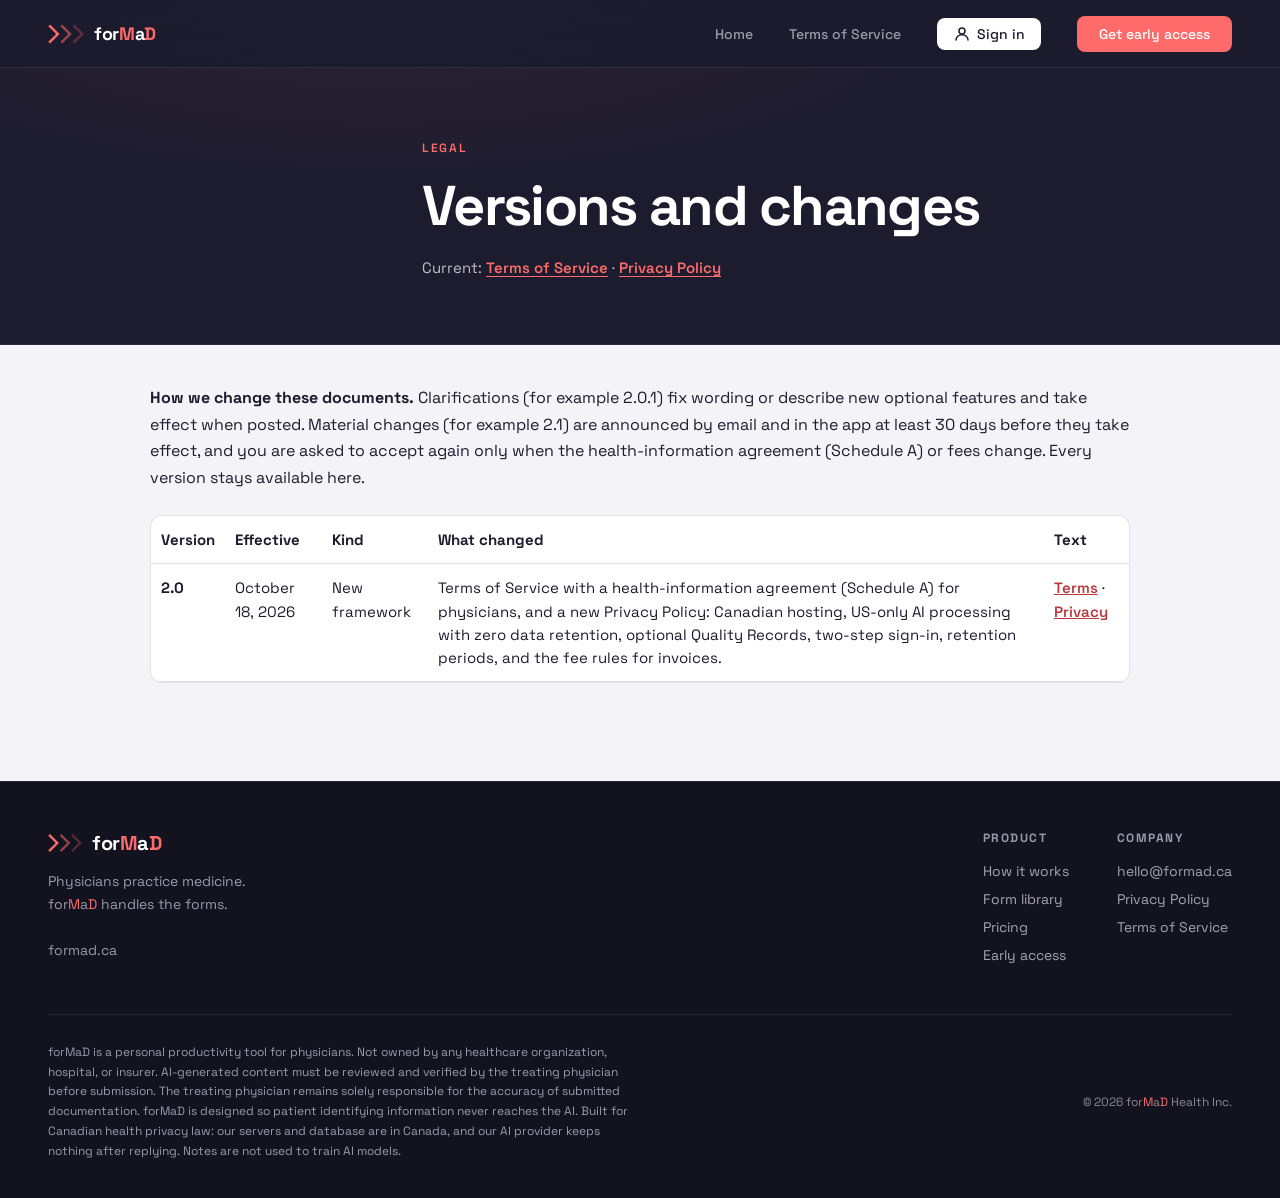
<file: legal/changes.html>
<!DOCTYPE html>
<html lang="en">
<head>
  <meta charset="UTF-8">
  <meta name="viewport" content="width=device-width, initial-scale=1.0">
  <title>Legal versions and changes — forMaD</title>
  <link rel="icon" type="image/svg+xml" href="data:image/svg+xml,%3Csvg%20xmlns%3D%22http%3A%2F%2Fwww.w3.org%2F2000%2Fsvg%22%20viewBox%3D%220%200%20100%20100%22%3E%3Crect%20width%3D%22100%22%20height%3D%22100%22%20rx%3D%2222%22%20fill%3D%22%231C1C2E%22%2F%3E%3Cg%20transform%3D%22translate%2822.9%2C50%29%20scale%280.62%29%22%3E%3Cpath%20d%3D%22M0%20-26%20L26%200%20L0%2026%20L-4.77%2021.23%20L16.47%200%20L-4.77%20-21.23%20Z%22%20fill%3D%22%23FF6B6B%22%2F%3E%3Cpath%20d%3D%22M33.09%20-26%20L59.09%200%20L33.09%2026%20L28.33%2021.23%20L49.56%200%20L28.33%20-21.23%20Z%22%20fill%3D%22%23FF6B6B%22%20opacity%3D%220.55%22%2F%3E%3Cpath%20d%3D%22M66.19%20-26%20L92.19%200%20L66.19%2026%20L61.42%2021.23%20L82.65%200%20L61.42%20-21.23%20Z%22%20fill%3D%22%23FF6B6B%22%20opacity%3D%220.28%22%2F%3E%3C%2Fg%3E%3C%2Fsvg%3E">
  <meta name="description" content="Every version of the forMaD Terms of Service and Privacy Policy, with what changed and when.">
  <link rel="canonical" href="https://formad.ca/legal/changes">
  <link rel="preload" href="/fonts/space-grotesk-latin.woff2" as="font" type="font/woff2" crossorigin>
  <link rel="stylesheet" href="/fonts/fonts.css">
  <style>
    *, *::before, *::after { box-sizing: border-box; margin: 0; padding: 0; }

    :root {
      --dark:   #1C1C2E;
      --coral:  #FF6B6B;
      --c55:    rgba(255,107,107,0.55);
      --c25:    rgba(255,107,107,0.25);
      --c10:    rgba(255,107,107,0.10);
      --white:  #FFFFFF;
      --off:    #F4F4F8;
      --muted:  #9A9AA8;
      --dim:    #6B6B7A;
      --border: rgba(255,255,255,0.08);
      --r:      14px;
      /* Legal pages only: darker coral for text links on light backgrounds (5.2:1 on --off) */
      --coral-ink: #B8383C;
      --ink-2:  #4A4A5A;
      --rule:   rgba(28,28,46,0.12);
      --todo:   #FFE600;
    }

    html { scroll-behavior: smooth; scroll-padding-top: 88px; }
    @media (prefers-reduced-motion: reduce) { html { scroll-behavior: auto; } }

    body {
      font-family: 'Space Grotesk', sans-serif;
      background: var(--dark);
      color: var(--white);
      -webkit-font-smoothing: antialiased;
      overflow-x: hidden;
    }

    /* forMaD wordmark: M and D coral. Only in nav, hero h1, footer. Body text: plain forMaD */
    em.wm {
      font-style: normal;
      color: var(--coral);
    }

    .skip {
      position: absolute; left: 12px; top: -60px; z-index: 200;
      background: var(--coral); color: var(--dark); font-weight: 700;
      padding: 10px 16px; border-radius: 8px; text-decoration: none;
    }
    .skip:focus { top: 12px; }

    /* ── NAV (from index.html) ───────────────────────────────────────── */
    nav.site-nav {
      position: fixed; top: 0; left: 0; right: 0; z-index: 100;
      display: flex; align-items: center; justify-content: space-between;
      padding: 0 48px; height: 68px;
      background: rgba(28,28,46,0.88);
      backdrop-filter: blur(16px);
      border-bottom: 1px solid var(--border);
    }

    .nav-logo { display: flex; align-items: center; gap: 10px; text-decoration: none; }

    .nav-wordmark {
      font-size: 18px; font-weight: 700; letter-spacing: -0.02em; color: var(--white);
    }

    .nav-links { display: flex; align-items: center; gap: 36px; }
    .nav-links a {
      font-size: 14px; font-weight: 500; color: var(--muted);
      text-decoration: none; transition: color 0.2s;
    }
    .nav-links a:hover { color: var(--white); }
    .nav-links a[aria-current="page"] { color: var(--white); }

    .nav-cta {
      background: var(--coral); color: var(--white);
      padding: 9px 22px; border-radius: 8px;
      font-size: 14px; font-weight: 600;
      text-decoration: none; transition: opacity 0.2s;
    }
    .nav-links a.nav-cta { color: var(--white); }
    .nav-cta:hover { opacity: 0.88; color: var(--white); }

    .nav-portal {
      display: flex; align-items: center; gap: 6px;
      color: var(--dark); text-decoration: none;
      font-size: 13px; font-weight: 600;
      padding: 7px 16px; border-radius: 8px;
      background: var(--white);
      transition: all 0.2s;
    }
    .nav-links a.nav-portal { color: var(--dark); }
    .nav-portal:hover { background: #f0f0f0; }
    .nav-portal svg { flex-shrink: 0; stroke: var(--dark); }

    .nav-home {
      display: none;
      font-size: 14px; font-weight: 600; color: var(--off);
      text-decoration: none; padding: 8px 2px;
    }
    .nav-home:hover { color: var(--coral); }

    .eyebrow {
      font-size: 12px; font-weight: 600; letter-spacing: 0.14em;
      text-transform: uppercase; color: var(--coral);
      margin-bottom: 20px; display: block;
    }

    /* ── DOCUMENT HEADER ─────────────────────────────────────────────── */
    .doc-head {
      position: relative; overflow: hidden;
      padding: 140px 48px 64px;
      background: var(--dark);
      border-bottom: 1px solid var(--border);
    }
    .doc-head::before {
      content: '';
      position: absolute; inset: 0;
      background: radial-gradient(ellipse 70% 80% at 30% 0%, rgba(255,107,107,0.08) 0%, transparent 70%);
      pointer-events: none;
    }
    .doc-head-inner { position: relative; max-width: 760px; margin: 0 auto; }
    .doc-h1 {
      font-size: clamp(34px, 5vw, 56px);
      font-weight: 700; line-height: 1.08;
      letter-spacing: -0.03em; color: var(--white);
      margin-bottom: 20px;
    }
    .doc-meta { font-size: 15px; line-height: 1.6; color: rgba(255,255,255,0.72); }
    .doc-meta strong { font-weight: 600; color: rgba(255,255,255,0.86); }
    .doc-meta a { color: var(--coral); font-weight: 600; text-underline-offset: 3px; }
    .doc-meta a:hover { color: #fff; }

    /* ── DOCUMENT BODY ───────────────────────────────────────────────── */
    .doc { background: var(--off); color: var(--dark); padding: 56px 48px 96px; }
    .doc-grid { max-width: 760px; margin: 0 auto; }

    .toc {
      background: var(--white);
      border: 1px solid var(--rule);
      border-radius: var(--r);
      padding: 22px 24px;
      margin-bottom: 48px;
    }
    .toc-title {
      font-size: 12px; font-weight: 700; letter-spacing: 0.12em;
      text-transform: uppercase; color: var(--dim); margin-bottom: 12px;
    }
    .toc ol { list-style: none; }
    .toc li { break-inside: avoid; }
    .toc a {
      display: block; padding: 5px 0;
      font-size: 14px; font-weight: 500; line-height: 1.4;
      color: var(--ink-2); text-decoration: none;
      border-left: 2px solid transparent; padding-left: 10px; margin-left: -12px;
    }
    .toc a:hover, .toc a:focus-visible { color: var(--coral-ink); border-left-color: var(--coral); }
    @media (min-width: 640px) and (max-width: 1179px) {
      .toc ol { column-count: 2; column-gap: 32px; }
    }
    @media (min-width: 1180px) {
      .doc-head-inner { max-width: 1084px; padding-left: 324px; }
      .doc-grid {
        max-width: 1084px;
        display: grid; grid-template-columns: 260px minmax(0, 760px);
        gap: 64px; align-items: start;
      }
      .toc {
        position: sticky; top: 92px;
        max-height: calc(100vh - 116px); overflow-y: auto;
        margin-bottom: 0; padding: 20px 22px;
      }
    }

    .doc-body {
      font-size: 17px; line-height: 1.72; color: var(--dark);
      overflow-wrap: break-word; min-width: 0;
    }
    .doc-body .lede { font-size: 19px; line-height: 1.65; color: var(--ink-2); margin-bottom: 8px; }
    .doc-sec { padding-top: 44px; margin-top: 44px; border-top: 1px solid var(--rule); }
    .doc-intro + .doc-sec, .doc-body > .doc-sec:first-child { margin-top: 32px; }
    .doc-body > .doc-sec:first-child { padding-top: 0; border-top: none; margin-top: 0; }
    .doc-body h2 {
      font-size: clamp(24px, 3vw, 30px); font-weight: 700;
      line-height: 1.2; letter-spacing: -0.02em;
      margin-bottom: 22px; color: var(--dark);
    }
    .doc-body h3 {
      font-size: 20px; font-weight: 700; line-height: 1.3;
      letter-spacing: -0.01em; margin: 34px 0 14px; color: var(--dark);
    }
    .doc-body p { margin-bottom: 1.05em; }
    .doc-body strong { font-weight: 700; color: var(--dark); }
    .doc-body em { font-style: italic; }
    .doc-body ul, .doc-body ol { margin: 0 0 1.2em; padding-left: 1.5em; }
    .doc-body li { margin-bottom: 0.6em; padding-left: 0.2em; }
    .doc-body li > ul, .doc-body li > ol { margin-top: 0.6em; }
    .doc-body ul > li::marker { color: var(--coral-ink); }
    .doc-body ol > li::marker { color: var(--dim); font-weight: 600; }
    .doc-body [id] { scroll-margin-top: 88px; }
    .doc-body li > p { margin-bottom: 0.45em; }
    .doc-body li > p:last-child { margin-bottom: 0; }
    .doc-body a { color: var(--coral-ink); text-decoration: underline; text-underline-offset: 2px; text-decoration-thickness: 1px; }
    .doc-body a:hover { text-decoration-thickness: 2px; }
    .doc-body .to-top a { text-decoration: none; }

    .doc-body ul.checklist { list-style: none; padding-left: 0; }
    .doc-body ul.checklist li { display: flex; gap: 12px; align-items: flex-start; padding-left: 0; }
    .doc-body .box { flex: none; font-size: 1.25em; line-height: 1.3; color: var(--dark); }

    mark.todo {
      background: var(--todo); color: var(--dark);
      font-weight: 700; padding: 1px 4px; border-radius: 3px;
      box-shadow: 0 0 0 2px #F5B800;
      -webkit-box-decoration-break: clone; box-decoration-break: clone;
    }

    .table-wrap {
      overflow-x: auto; -webkit-overflow-scrolling: touch;
      margin: 0 0 1.6em; background: var(--white);
      border: 1px solid var(--rule); border-radius: 12px;
    }
    .table-wrap:focus-visible { outline: 2px solid var(--coral-ink); outline-offset: 2px; }
    .scroll-hint { display: none; margin: 0 0 6px !important; font-size: 12.5px; font-weight: 600; color: var(--dim); text-align: right; }
    @media (max-width: 860px) { .scroll-hint.c4 { display: block; } }
    @media (max-width: 680px) { .scroll-hint.c3 { display: block; } }
    .doc-body table { border-collapse: collapse; width: 100%; font-size: 15px; line-height: 1.55; }
    .doc-body table.cols-3 { min-width: 600px; }
    .doc-body table.cols-4 { min-width: 760px; }
    .doc-body th, .doc-body td { text-align: left; vertical-align: top; padding: 12px 14px; border-bottom: 1px solid rgba(28,28,46,0.09); }
    .doc-body th {
      background: #EEEEF3; color: var(--dark);
      font-size: 12px; font-weight: 700; letter-spacing: 0.08em; text-transform: uppercase;
    }
    .doc-body tbody tr:last-child td { border-bottom: none; }
    .doc-body td:first-child { font-weight: 600; }
    .doc-body table.cols-4 td:first-child { min-width: 150px; }

    .to-top { margin-top: 26px; margin-bottom: 0 !important; font-size: 14px; }
    .to-top a { color: var(--coral-ink); font-weight: 600; text-decoration: none; border-bottom: 1px solid rgba(184,56,60,0.35); }
    .to-top a:hover { border-bottom-color: var(--coral-ink); }

    /* ── DATA-FLOW FIGURE (privacy section 4) ────────────────────────── */
    .flow-fig {
      margin: 28px 0 30px; padding: 22px;
      background: var(--white); border: 1px solid var(--rule); border-radius: var(--r);
    }
    .flow-title { font-size: 16px !important; font-weight: 700; line-height: 1.4; margin-bottom: 18px !important; }
    .flow, .flow ol { list-style: none; margin: 0 !important; padding: 0 !important; }
    .flow li { margin: 0; padding: 0; }
    .flow li::marker { content: none; }
    .stage + .stage { margin-top: 12px !important; }
    .stage-link {
      display: flex; align-items: center; gap: 8px;
      font-size: 13px !important; font-weight: 600; color: var(--dim);
      margin: 0 0 10px !important; line-height: 1.4;
    }
    .stage-link .ar { color: var(--coral-ink); font-size: 17px; line-height: 1; }
    .steps { display: grid; grid-template-columns: repeat(3, minmax(0, 1fr)); gap: 26px; }
    .stage-review .steps { grid-template-columns: minmax(0, 1fr) minmax(0, 2fr); }
    .flow .step {
      position: relative;
      background: var(--off); border: 1px solid rgba(28,28,46,0.14); border-radius: 10px;
      padding: 10px 12px 12px; font-size: 13.5px; line-height: 1.45;
    }
    .step strong { display: block; font-size: 14.5px; line-height: 1.3; margin-bottom: 3px; padding-right: 18px; }
    .step .note { display: block; color: var(--ink-2); }
    .step .n {
      position: absolute; top: 9px; right: 10px;
      font-size: 11px; font-weight: 700; color: var(--dim);
    }
    .place {
      display: inline-block; margin-bottom: 7px; margin-right: 18px;
      font-size: 11.5px; font-weight: 700; letter-spacing: 0.01em;
      padding: 2px 8px; border-radius: 5px; line-height: 1.5;
    }
    .dev .place { background: var(--dark); color: var(--white); }
    .srv .place { background: var(--coral); color: var(--dark); }
    .step.ai { background: var(--dark); border-color: var(--dark); color: var(--white); }
    .step.ai strong { color: var(--white); }
    .step.ai .note { color: rgba(255,255,255,0.78); }
    .step.ai .n { color: rgba(255,255,255,0.7); }
    .ai .place { background: rgba(255,255,255,0.16); color: var(--white); }
    .step.hi { background: #FFF1F1; border: 2px solid var(--coral); }
    .flow .db-group {
      border: 1.5px dashed rgba(184,56,60,0.55); border-radius: 12px;
      padding: 10px 10px 10px;
    }
    .db-group > .place { color: var(--coral-ink); border: 1px solid rgba(184,56,60,0.45); background: transparent; }
    .db-group ol { display: grid; grid-template-columns: repeat(2, minmax(0, 1fr)); gap: 10px; }
    .arr {
      position: absolute; top: 50%; right: -26px;
      width: 26px; height: 12px; margin-top: -6px;
      background: url("data:image/svg+xml,%3Csvg xmlns='http://www.w3.org/2000/svg' viewBox='0 0 26 12'%3E%3Cpath d='M2 6H18' stroke='%23B8383C' stroke-width='2'/%3E%3Cpath d='M17 1L25 6L17 11Z' fill='%23B8383C'/%3E%3C/svg%3E") center / 100% 100% no-repeat;
    }
    .arr.dash { background-image: url("data:image/svg+xml,%3Csvg xmlns='http://www.w3.org/2000/svg' viewBox='0 0 26 12'%3E%3Cpath d='M2 6H18' stroke='%23B8383C' stroke-width='2' stroke-dasharray='3 2.5'/%3E%3Cpath d='M17 1L25 6L17 11Z' fill='%23B8383C'/%3E%3C/svg%3E"); }
    .flow-fig figcaption {
      margin-top: 16px; text-align: center;
      font-size: 13px; color: var(--dim); line-height: 1.5;
    }
    @media (max-width: 640px) {
      .flow-fig { padding: 16px; }
      .steps, .stage-review .steps { grid-template-columns: minmax(0, 1fr); }
      .arr {
        top: auto; right: auto; bottom: -26px; left: 50%;
        width: 12px; height: 26px; margin: 0 0 0 -6px;
        background-image: url("data:image/svg+xml,%3Csvg xmlns='http://www.w3.org/2000/svg' viewBox='0 0 12 26'%3E%3Cpath d='M6 2V18' stroke='%23B8383C' stroke-width='2'/%3E%3Cpath d='M1 17L6 25L11 17Z' fill='%23B8383C'/%3E%3C/svg%3E");
      }
      .arr.dash { background-image: url("data:image/svg+xml,%3Csvg xmlns='http://www.w3.org/2000/svg' viewBox='0 0 12 26'%3E%3Cpath d='M6 2V18' stroke='%23B8383C' stroke-width='2' stroke-dasharray='3 2.5'/%3E%3Cpath d='M1 17L6 25L11 17Z' fill='%23B8383C'/%3E%3C/svg%3E"); }
    }
    @media (max-width: 520px) {
      .db-group ol { grid-template-columns: minmax(0, 1fr); }
    }

    /* ── FOOTER (from index.html) ────────────────────────────────────── */
    footer {
      background: #131320;
      padding: 48px 48px 36px;
      border-top: 1px solid var(--border);
    }

    .footer-top {
      display: flex; align-items: flex-start;
      justify-content: space-between; margin-bottom: 40px;
      flex-wrap: wrap; gap: 32px;
    }

    .footer-brand { max-width: 300px; }

    .footer-logo { display: flex; align-items: center; gap: 10px; margin-bottom: 14px; }

    .footer-wm { font-size: 20px; font-weight: 700; letter-spacing: -0.02em; color: var(--white); }

    .footer-tag { font-size: 14px; color: var(--muted); line-height: 1.65; }

    .footer-cols { display: flex; gap: 48px; flex-wrap: wrap; }

    .footer-col h2 {
      font-size: 12px; font-weight: 700; letter-spacing: 0.12em;
      text-transform: uppercase; color: var(--muted); margin-bottom: 16px;
    }

    .footer-col a {
      display: block; font-size: 14px; color: rgba(255,255,255,0.62);
      text-decoration: none; margin-bottom: 10px; transition: color 0.2s;
    }
    .footer-col a:hover, .footer-col a[aria-current="page"] { color: var(--white); }

    .footer-bottom {
      border-top: 1px solid var(--border); padding-top: 28px;
      display: flex; align-items: center; justify-content: space-between;
      flex-wrap: wrap; gap: 16px;
    }

    .footer-legal { font-size: 12px; color: var(--muted); line-height: 1.65; max-width: 580px; }
    .footer-corp { font-size: 12px; color: rgba(255,255,255,0.5); white-space: nowrap; }

    /* ── RESPONSIVE ──────────────────────────────────────────────────── */
    @media (max-width: 768px) {
      nav.site-nav { padding: 0 20px; }
      .nav-links { display: none; }
      .nav-home { display: inline-block; }
      .doc-head { padding: 116px 20px 48px; }
      .doc { padding: 40px 20px 72px; }
      footer { padding: 72px 24px; }
      .footer-top { flex-direction: column; }
      .footer-cols { gap: 28px; }
      .doc-body { font-size: 16.5px; }
      .doc-body .lede { font-size: 18px; }
      .toc { padding: 18px 20px; }
    }
    @media (max-width: 400px) {
      .doc-head { padding-left: 16px; padding-right: 16px; }
      .doc { padding-left: 16px; padding-right: 16px; }
      .doc-body ul, .doc-body ol { padding-left: 1.25em; }
    }

    /* ── PRINT ───────────────────────────────────────────────────────── */
    @media print {
      @page { margin: 16mm 14mm; }
      html { scroll-behavior: auto; }
      body { background: #fff !important; color: #000 !important; overflow: visible; }
      nav, .toc, .to-top, .skip, .scroll-hint, footer { display: none !important; }
      .doc-head { background: #fff !important; padding: 0 0 10pt; border-bottom: 1pt solid #000; overflow: visible; }
      .doc-head::before { display: none; }
      .doc-head-inner { max-width: none; padding: 0 !important; }
      .eyebrow, .doc-h1, .doc-meta, .doc-meta strong, em.wm { color: #000 !important; }
      .doc-h1 { font-size: 22pt; margin-bottom: 6pt; }
      .doc { background: #fff !important; color: #000; padding: 12pt 0 0; }
      .doc-grid { display: block; max-width: none; }
      .doc-body { font-size: 10.5pt; line-height: 1.5; color: #000; }
      .doc-body .lede { font-size: 11.5pt; color: #000; }
      .doc-body h2, .doc-body h3, .doc-body strong, .doc-body .box { color: #000; }
      .doc-sec { border-top: none; margin-top: 16pt; padding-top: 0; }
      .doc-body h2 { font-size: 15pt; margin-bottom: 8pt; }
      .doc-body h3 { font-size: 12pt; margin: 12pt 0 6pt; }
      .doc-body h2, .doc-body h3 { break-after: avoid; page-break-after: avoid; }
      .doc-body li, .doc-body tr, .step, .flow-fig { break-inside: avoid; page-break-inside: avoid; }
      .doc-body ul > li::marker, .doc-body ol > li::marker { color: #000; }
      a { color: #000 !important; text-decoration: none; }
      .table-wrap { overflow: visible; border: none; border-radius: 0; background: #fff; }
      .doc-body table { min-width: 0 !important; width: calc(100% - 2px); margin: 1px; font-size: 8.5pt; }
      .doc-body th, .doc-body td { border: 0.75pt solid #666; padding: 4pt 5pt; color: #000; background: #fff !important; }
      .doc-body tbody tr:last-child td { border-bottom: 0.75pt solid #666; }
      mark.todo { -webkit-print-color-adjust: exact; print-color-adjust: exact; }
      .flow-fig { border: 1pt solid #000; background: #fff; padding: 10pt; }
      .step, .step.ai, .step.hi { background: #fff !important; color: #000 !important; border: 1pt solid #000 !important; }
      .step.ai strong, .step .note, .step.ai .note, .step .n, .step.ai .n, .stage-link, .flow-fig figcaption { color: #000 !important; }
      .place, .dev .place, .srv .place, .ai .place, .db-group > .place { background: #fff !important; color: #000 !important; border: 1pt solid #000; }
      .db-group { border-color: #000; }
      .arr { -webkit-print-color-adjust: exact; print-color-adjust: exact; filter: grayscale(1) brightness(0); }
      .stage-link .ar { color: #000; }
    }

    .changes { background: var(--off); color: var(--dark); padding: 40px 16px 72px; }
    .changes > * { max-width: 980px; margin-left: auto; margin-right: auto; }
    .changes a { color: var(--coral-ink); font-weight: 600; }
    .changes .table-wrap { overflow-x: auto; margin-top: 24px; }
    .changes td:nth-child(4) { min-width: 260px; }
    .changes table { width: 100%; border-collapse: collapse; font-size: 15px; line-height: 1.55; }
    .changes th, .changes td { text-align: left; vertical-align: top; padding: 12px 10px; border-bottom: 1px solid rgba(127,127,127,0.25); }
    .changes p { line-height: 1.65; }
  </style>
</head>
<body>

<a class="skip" href="#content">Skip to content</a>

<!-- NAV -->
<nav class="site-nav" aria-label="Main">
  <a href="/" class="nav-logo" aria-label="forMaD home page">
    <svg width="36" height="28" viewBox="8 33 98 54" xmlns="http://www.w3.org/2000/svg" aria-hidden="true" focusable="false">
      <g transform="translate(13.58,60)">
        <path d="M-0.00 -26.00 L 26.00 -0.00 L 0.00 26.00 L -4.77 21.23 L 16.47 -0.00 L -4.77 -21.23 Z" fill="#FF6B6B"/>
        <path d="M33.09 -26.00 L 59.09 -0.00 L 33.09 26.00 L 28.33 21.23 L 49.56 -0.00 L 28.33 -21.23 Z" fill="#FF6B6B" opacity="0.55"/>
        <path d="M66.19 -26.00 L 92.19 -0.00 L 66.19 26.00 L 61.42 21.23 L 82.65 -0.00 L 61.42 -21.23 Z" fill="#FF6B6B" opacity="0.28"/>
      </g>
    </svg>
    <span class="nav-wordmark">for<em class="wm">M</em>a<em class="wm">D</em></span>
  </a>
  <div class="nav-links">
    <a href="/">Home</a>
    <a href="/terms">Terms of Service</a>
    <a href="https://app.formad.health/login" class="nav-portal" title="Physician portal" target="_blank" rel="noopener">
      <svg width="18" height="18" viewBox="0 0 24 24" fill="none" stroke="currentColor" stroke-width="2" stroke-linecap="round" stroke-linejoin="round" aria-hidden="true" focusable="false"><circle cx="12" cy="8" r="4"/><path d="M4 20c0-4 3.6-7 8-7s8 3 8 7"/></svg>
      <span>Sign in</span>
    </a>
    <a href="/#early-access" class="nav-cta">Get early access</a>
  </div>
  <a href="/" class="nav-home"><span aria-hidden="true">&larr;</span> Home</a>
</nav>

<main id="content">
  <header class="doc-head" id="top">
    <div class="doc-head-inner">
      <span class="eyebrow">Legal</span>
      <h1 class="doc-h1">Versions and changes</h1>
      <p class="doc-meta">Current: <a href="/terms">Terms of Service</a> · <a href="/privacy">Privacy Policy</a></p>
    </div>
  </header>
  <div class="changes">
    <p><strong>How we change these documents.</strong> Clarifications (for example 2.0.1) fix wording or describe new
    optional features and take effect when posted. Material changes (for example 2.1) are announced by email and in the app
    at least 30 days before they take effect, and you are asked to accept again only when the health-information agreement
    (Schedule A) or fees change. Every version stays available here.</p>
    <div class="table-wrap">
      <table>
        <thead><tr><th>Version</th><th>Effective</th><th>Kind</th><th>What changed</th><th>Text</th></tr></thead>
        <tbody>
          <tr><td><strong>2.0</strong></td><td>October 18, 2026</td>
            <td>New framework</td><td>Terms of Service with a health-information agreement (Schedule A) for physicians, and a new Privacy Policy: Canadian hosting, US-only AI processing with zero data retention, optional Quality Records, two-step sign-in, retention periods, and the fee rules for invoices.</td>
            <td><a href="/legal/terms-2.0">Terms</a> · <a href="/legal/privacy-2.0">Privacy</a></td></tr>
        </tbody>
      </table>
    </div>
  </div>
</main>

<!-- FOOTER -->
<footer>
  <div class="footer-top">
    <div class="footer-brand">
      <div class="footer-logo">
        <svg width="34" height="26" viewBox="8 33 98 54" xmlns="http://www.w3.org/2000/svg" aria-hidden="true" focusable="false">
      <g transform="translate(13.58,60)">
        <path d="M-0.00 -26.00 L 26.00 -0.00 L 0.00 26.00 L -4.77 21.23 L 16.47 -0.00 L -4.77 -21.23 Z" fill="#FF6B6B"/>
        <path d="M33.09 -26.00 L 59.09 -0.00 L 33.09 26.00 L 28.33 21.23 L 49.56 -0.00 L 28.33 -21.23 Z" fill="#FF6B6B" opacity="0.55"/>
        <path d="M66.19 -26.00 L 92.19 -0.00 L 66.19 26.00 L 61.42 21.23 L 82.65 -0.00 L 61.42 -21.23 Z" fill="#FF6B6B" opacity="0.28"/>
      </g>
        </svg>
        <span class="footer-wm">for<em class="wm">M</em>a<em class="wm">D</em></span>
      </div>
      <div class="footer-tag">
        Physicians practice medicine.<br>
        for<em class="wm">M</em>a<em class="wm">D</em> handles the forms.<br><br>
        formad.ca
      </div>
    </div>

    <div class="footer-cols">
      <div class="footer-col">
        <h2>Product</h2>
        <a href="/#how">How it works</a>
        <a href="/#forms">Form library</a>
        <a href="/#pricing">Pricing</a>
        <a href="/#early-access">Early access</a>
      </div>
      <div class="footer-col">
        <h2>Company</h2>
        <a href="mailto:hello@formad.ca">hello@formad.ca</a>
        <a href="/privacy">Privacy Policy</a>
        <a href="/terms">Terms of Service</a>
      </div>
    </div>
  </div>

  <div class="footer-bottom">
    <div class="footer-legal">
      forMaD is a personal productivity tool for physicians. Not owned by any healthcare organization, hospital, or insurer. AI-generated content must be reviewed and verified by the treating physician before submission. The treating physician remains solely responsible for the accuracy of submitted documentation. forMaD is designed so patient identifying information never reaches the AI. Built for Canadian health privacy law: our servers and database are in Canada, and our AI provider keeps nothing after replying. Notes are not used to train AI models.
    </div>
    <div class="footer-corp">&copy; 2026 for<em class="wm">M</em>a<em class="wm">D</em> Health Inc.</div>
  </div>
</footer>

</body>
</html>
</file>
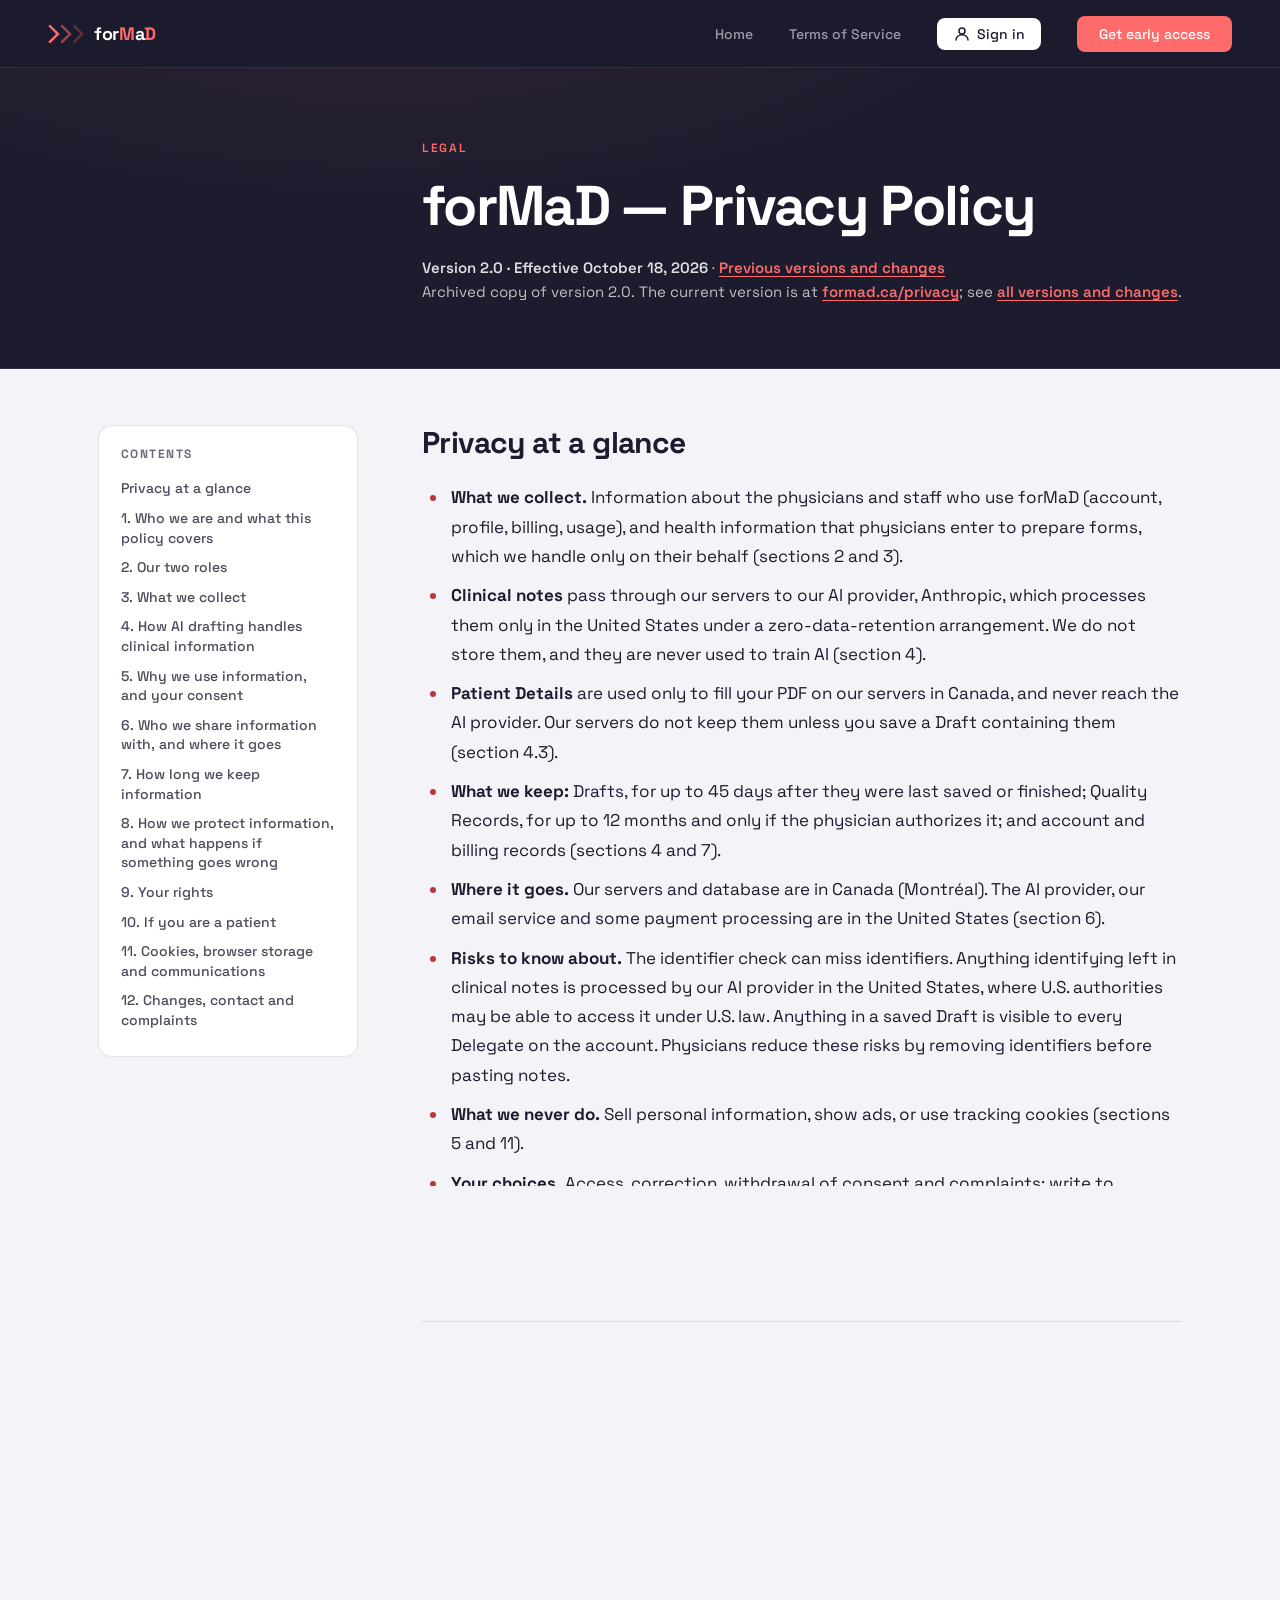
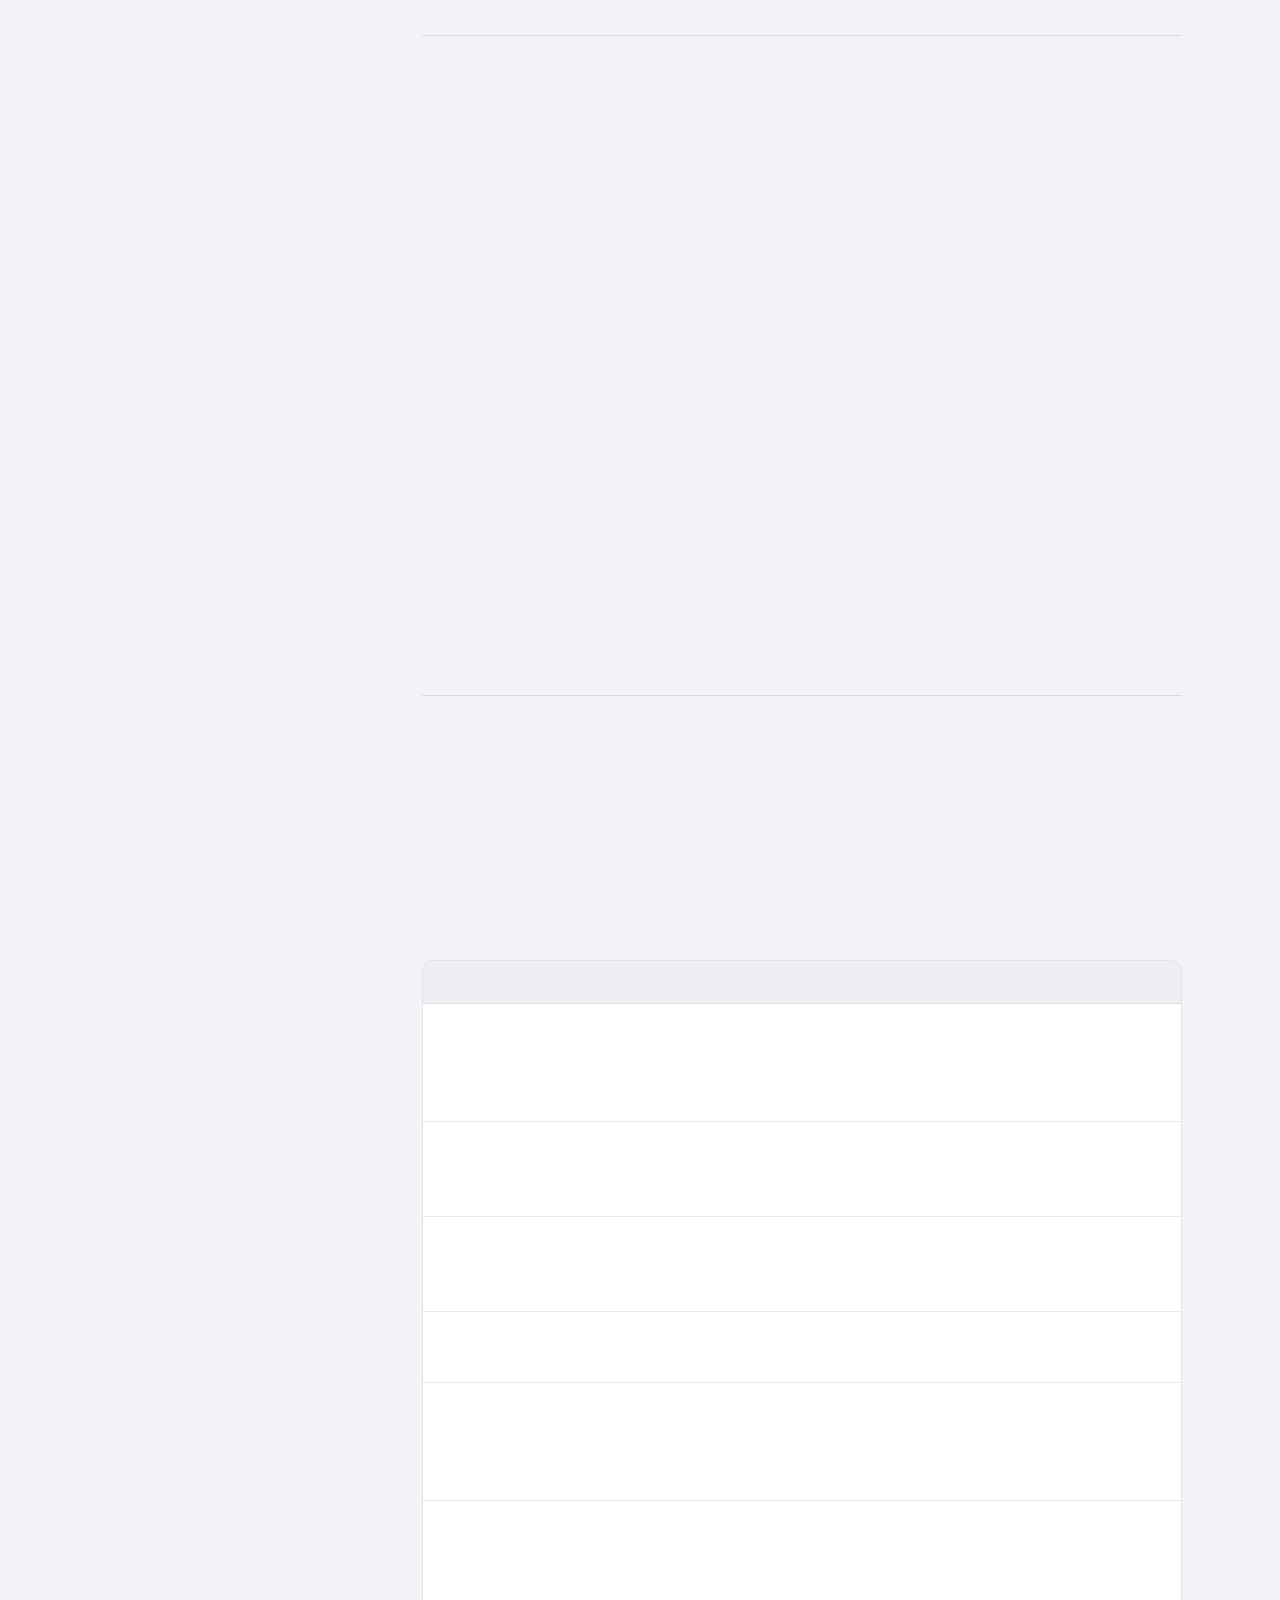
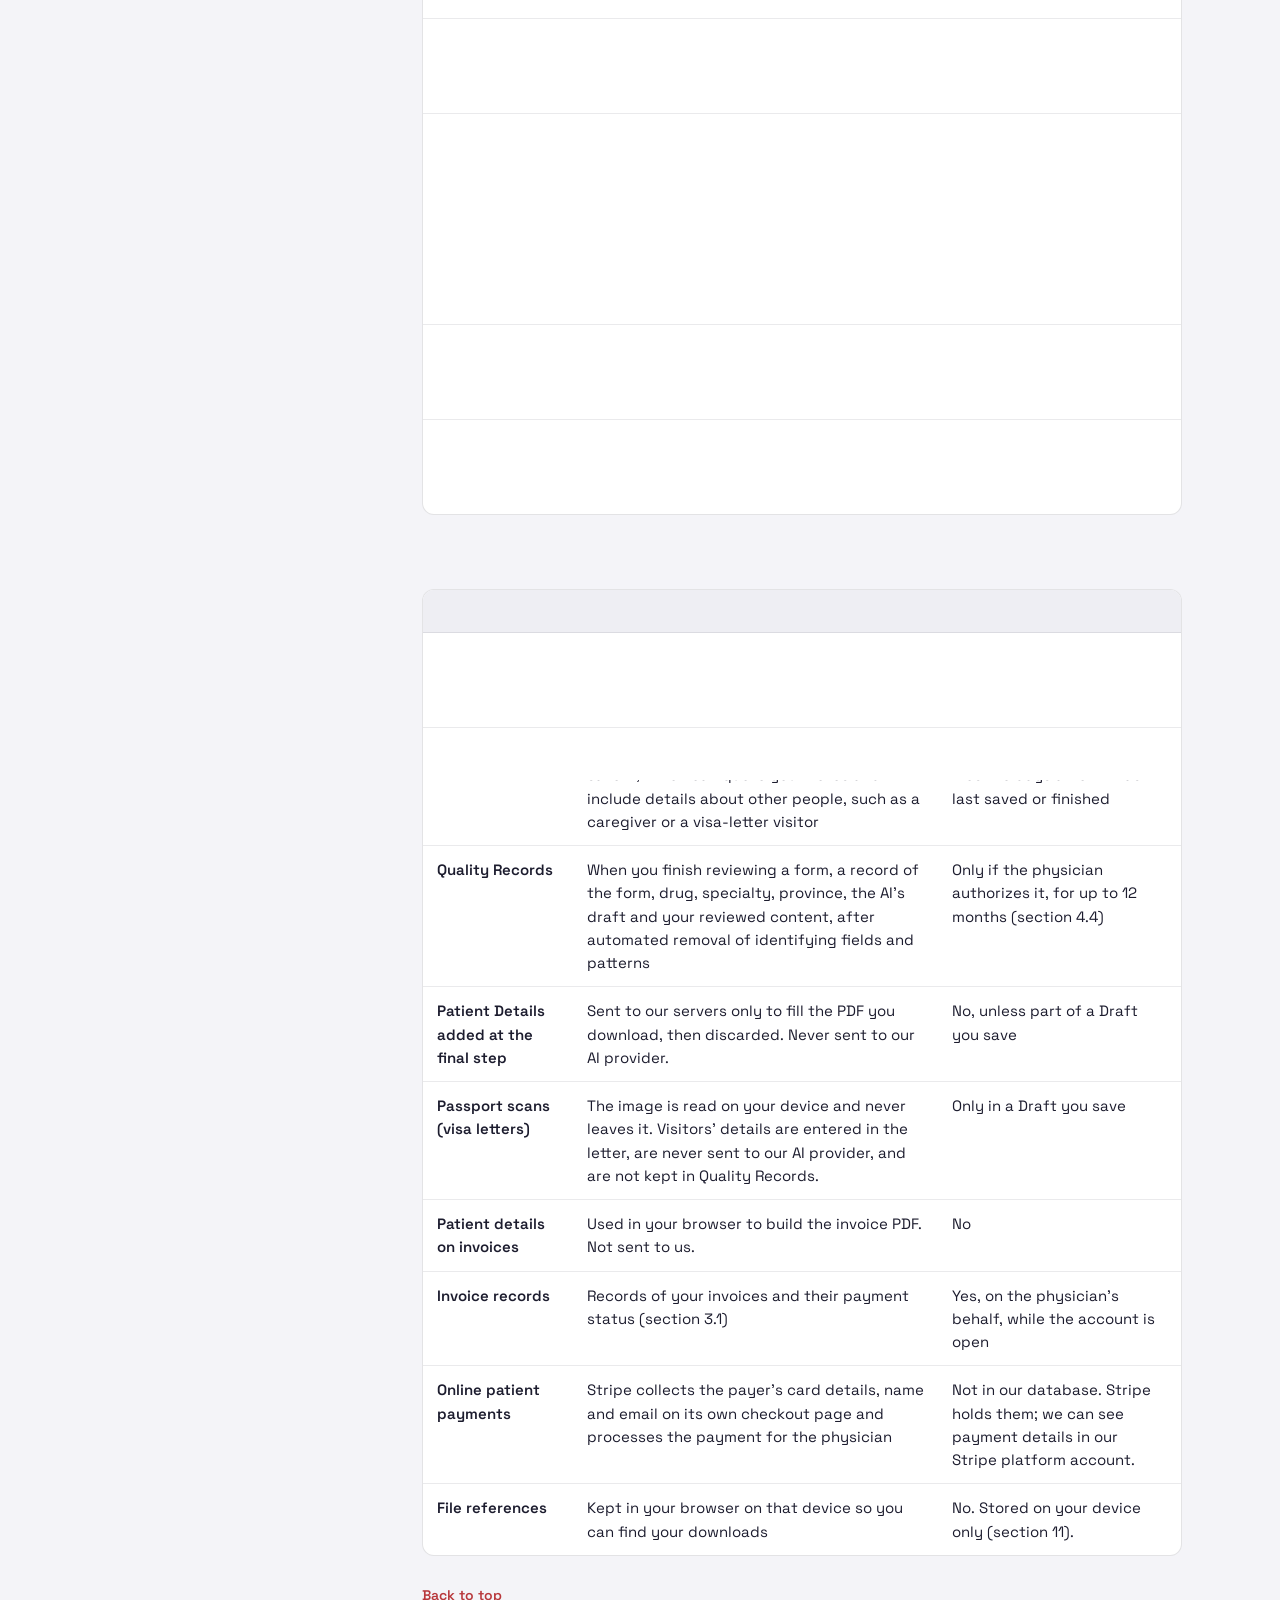
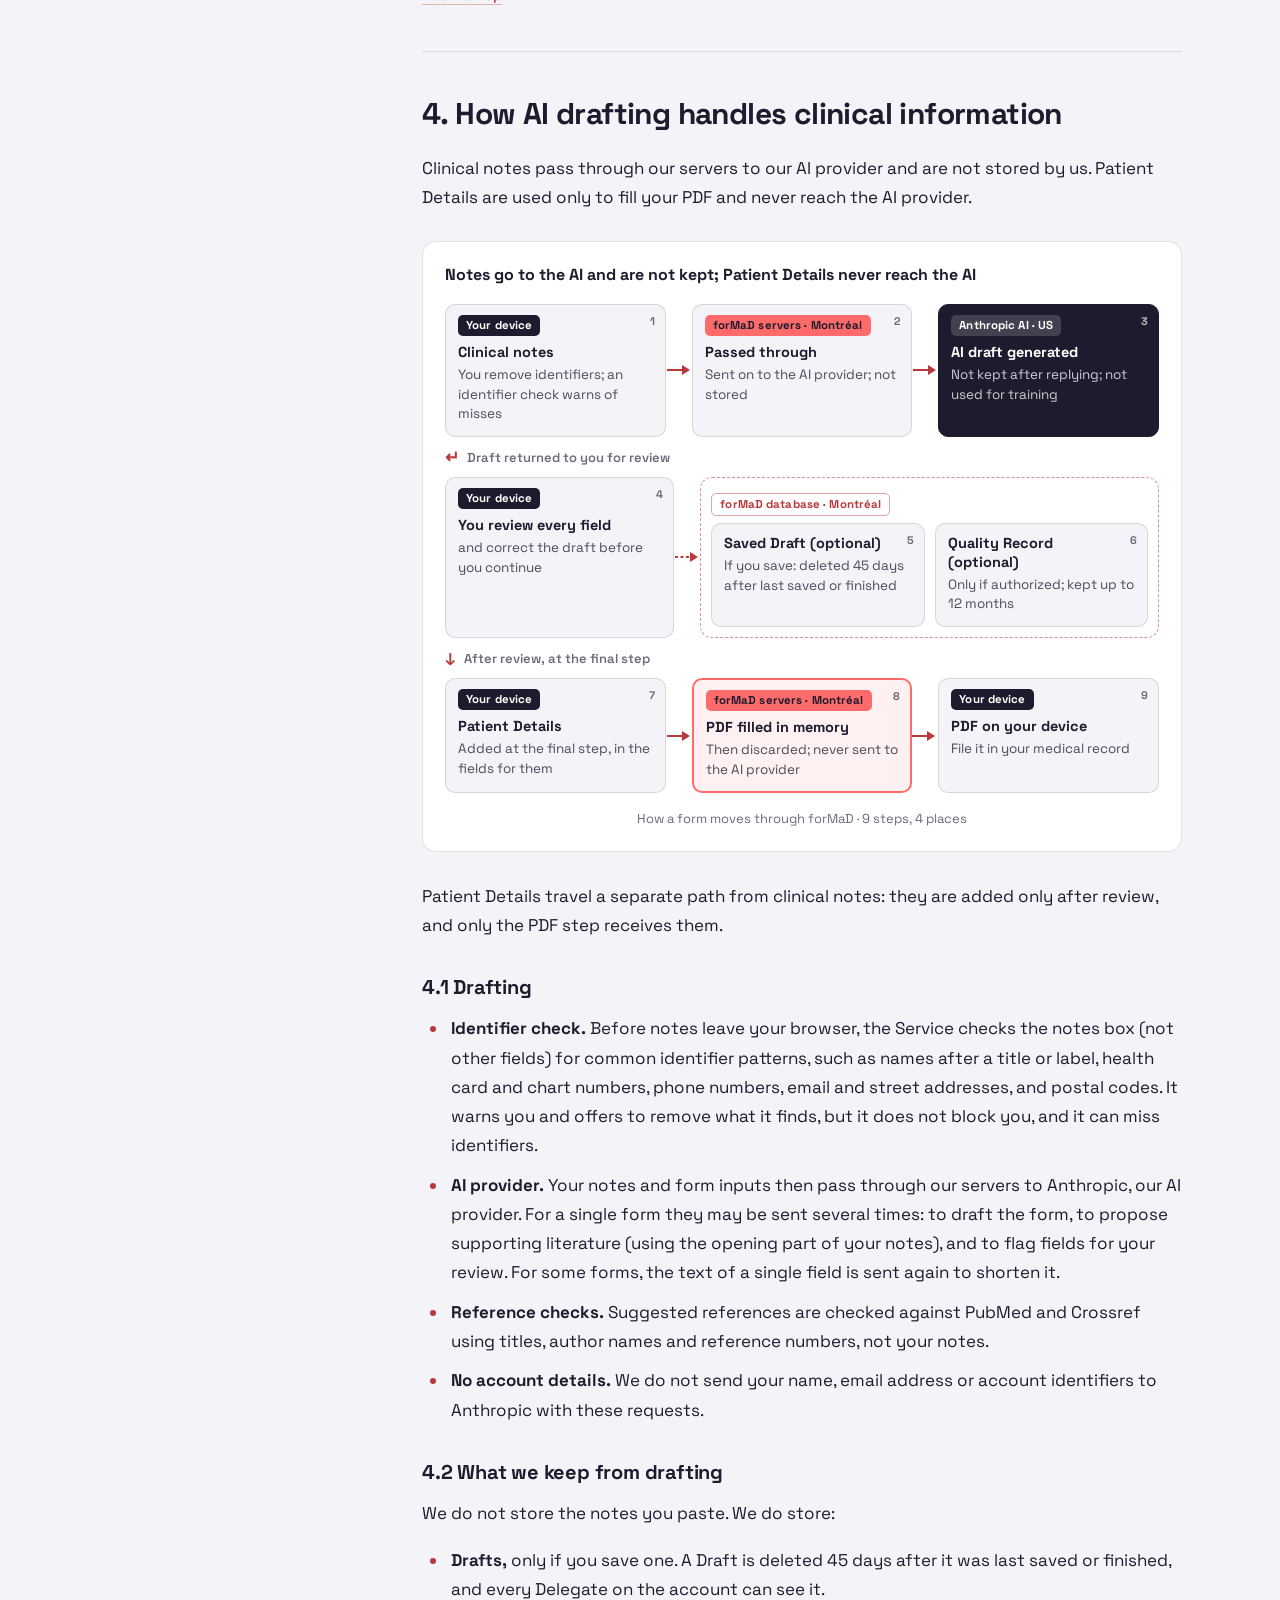
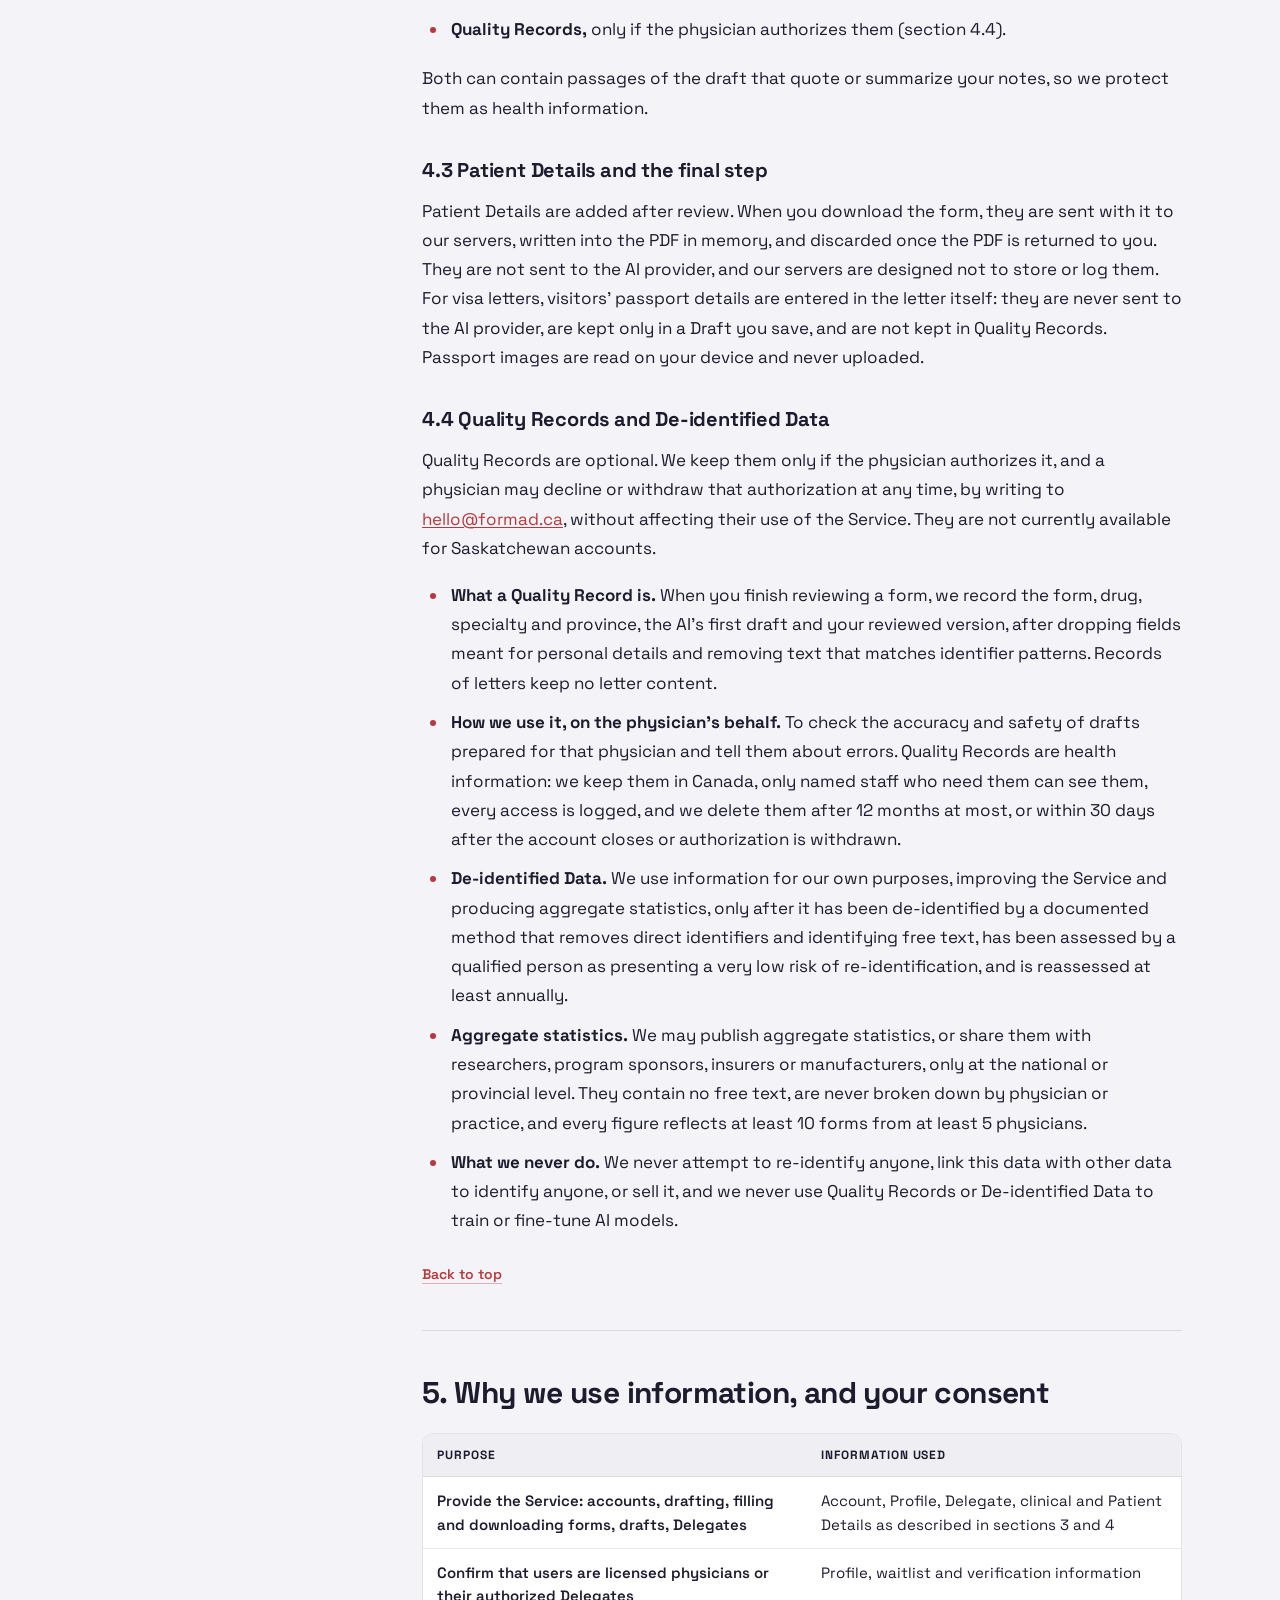
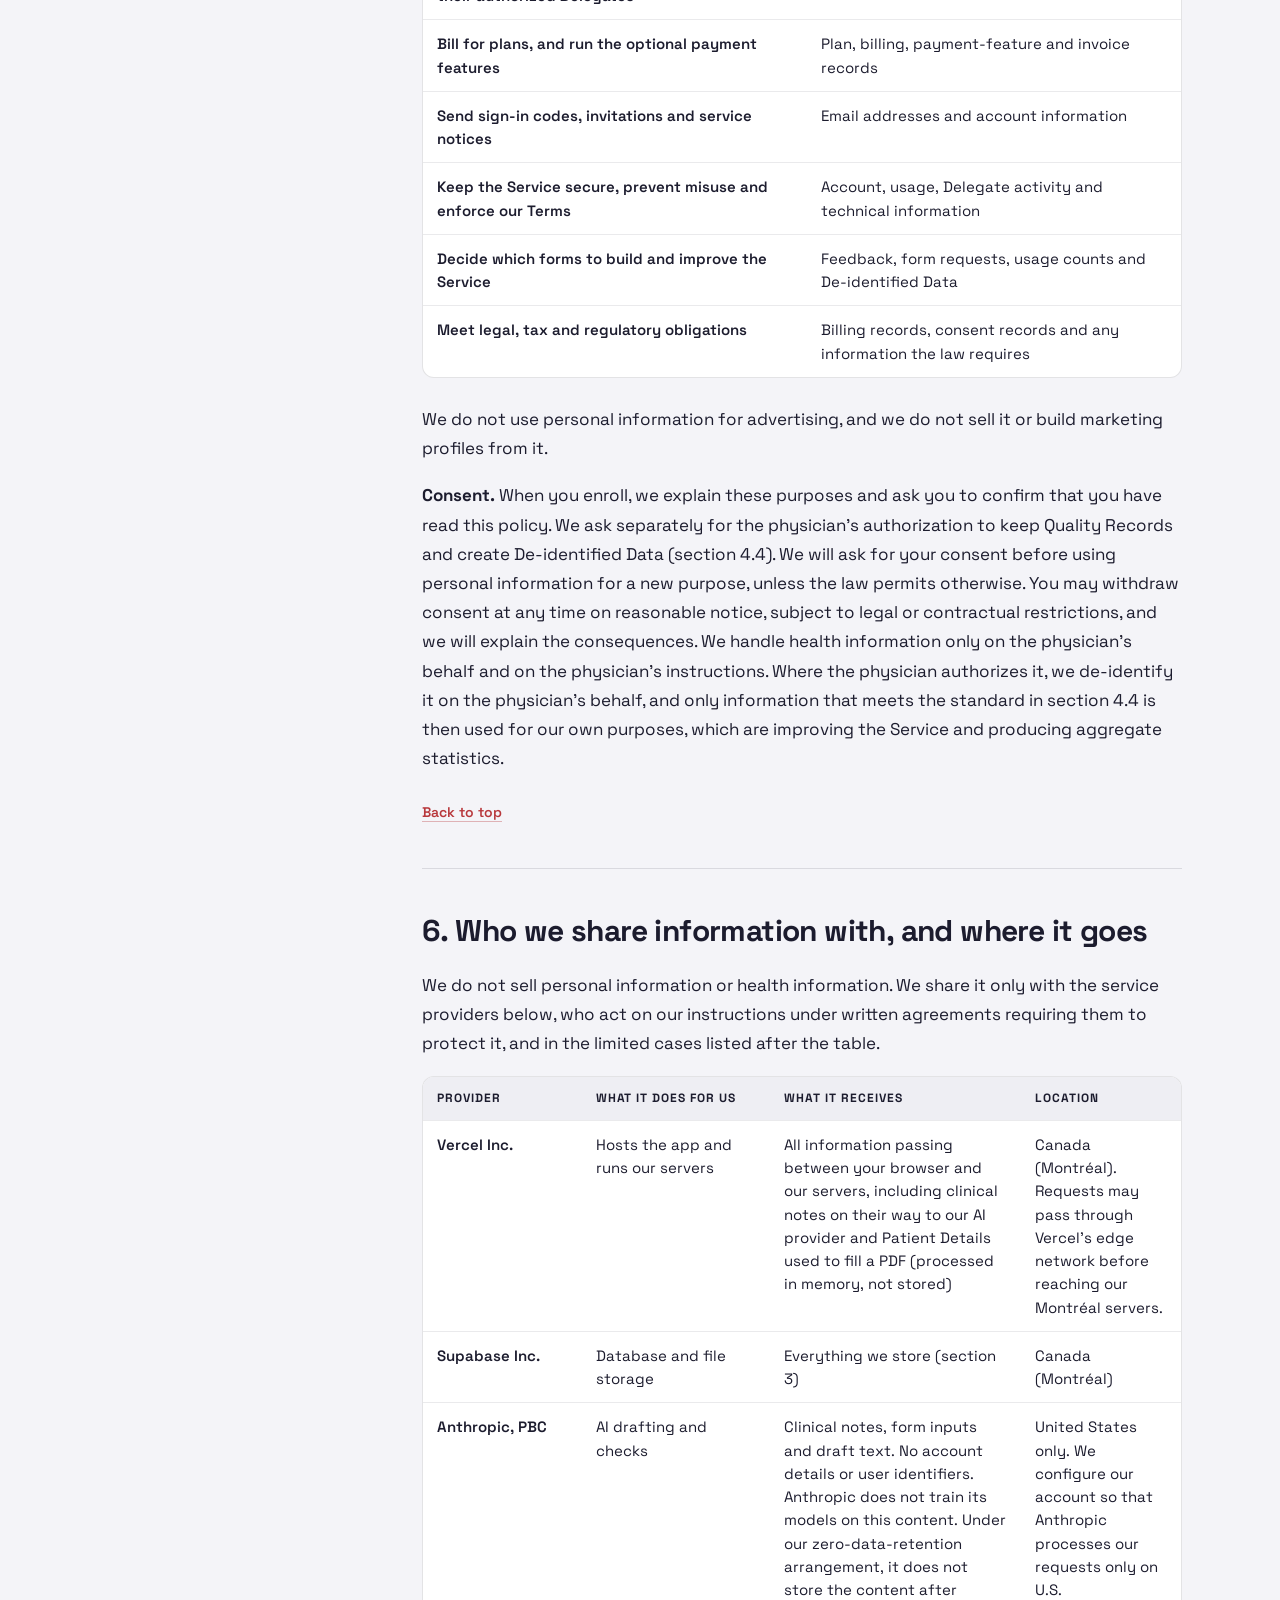
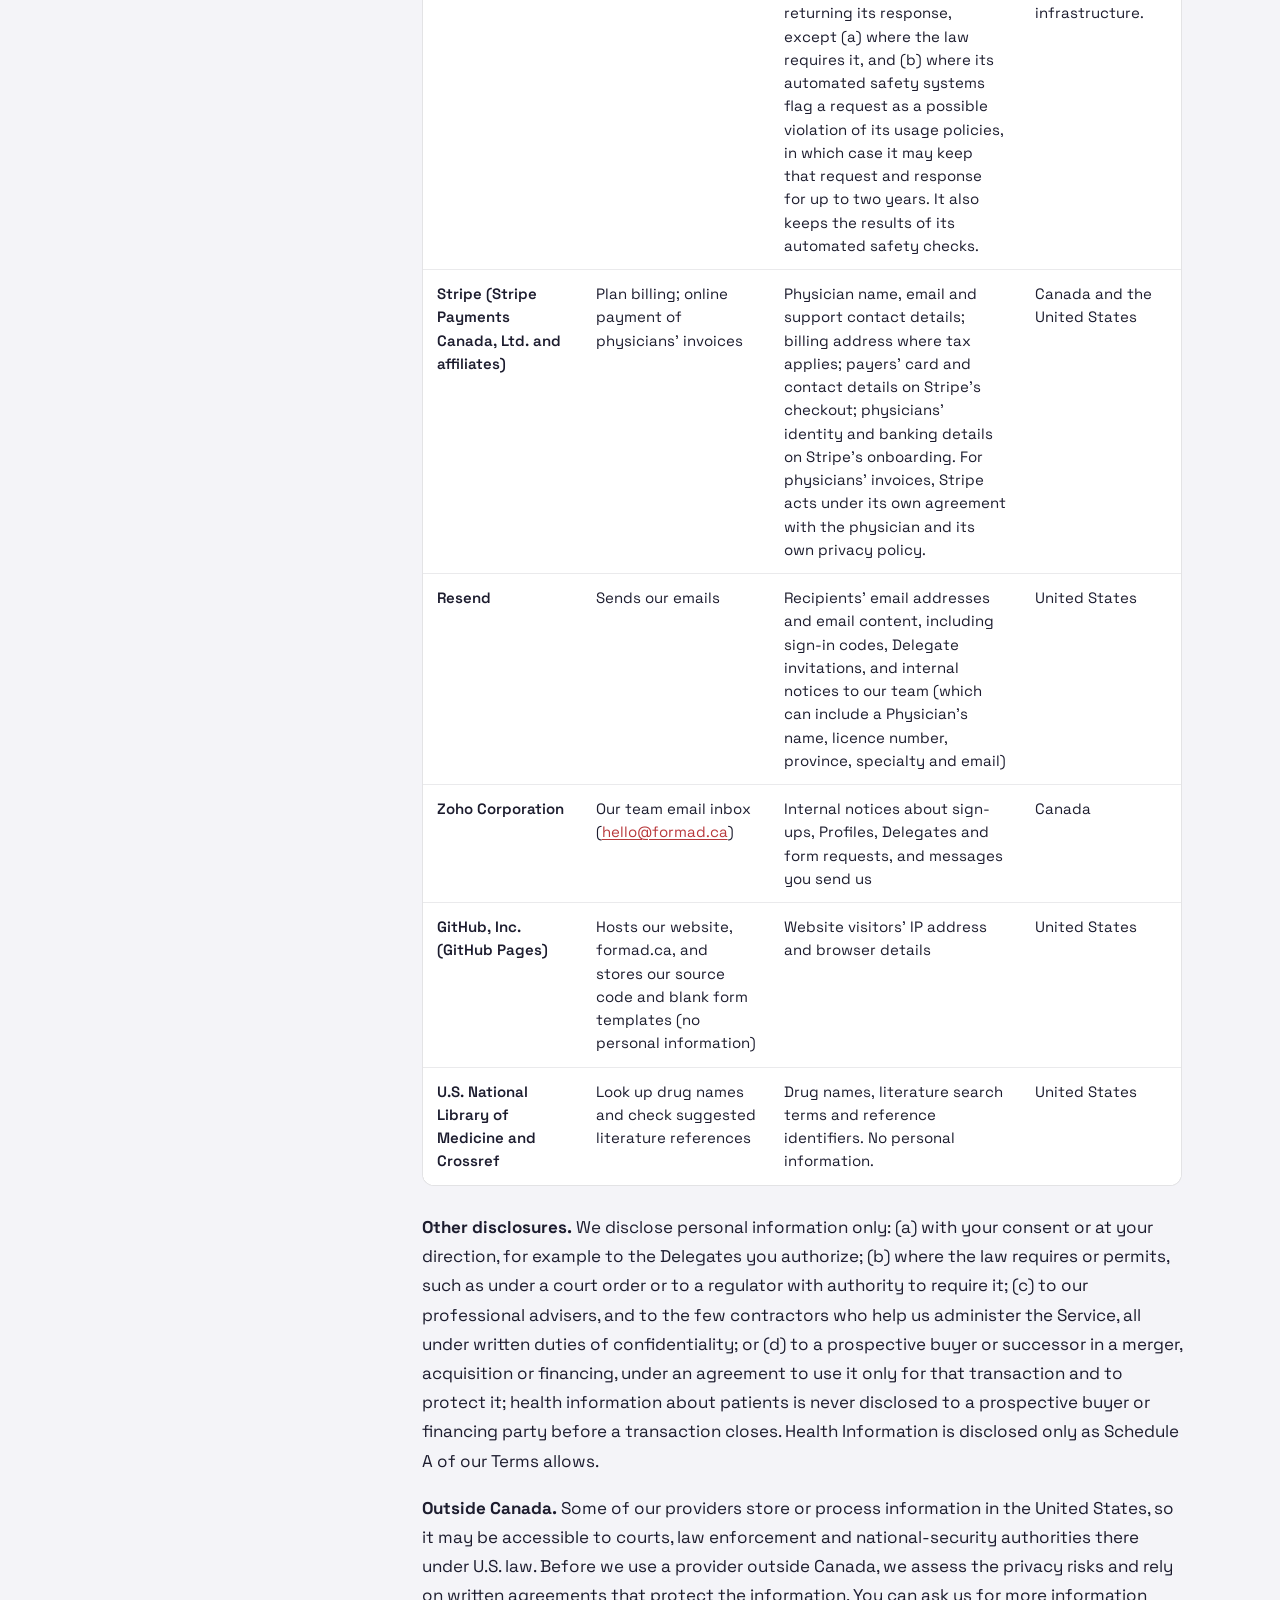
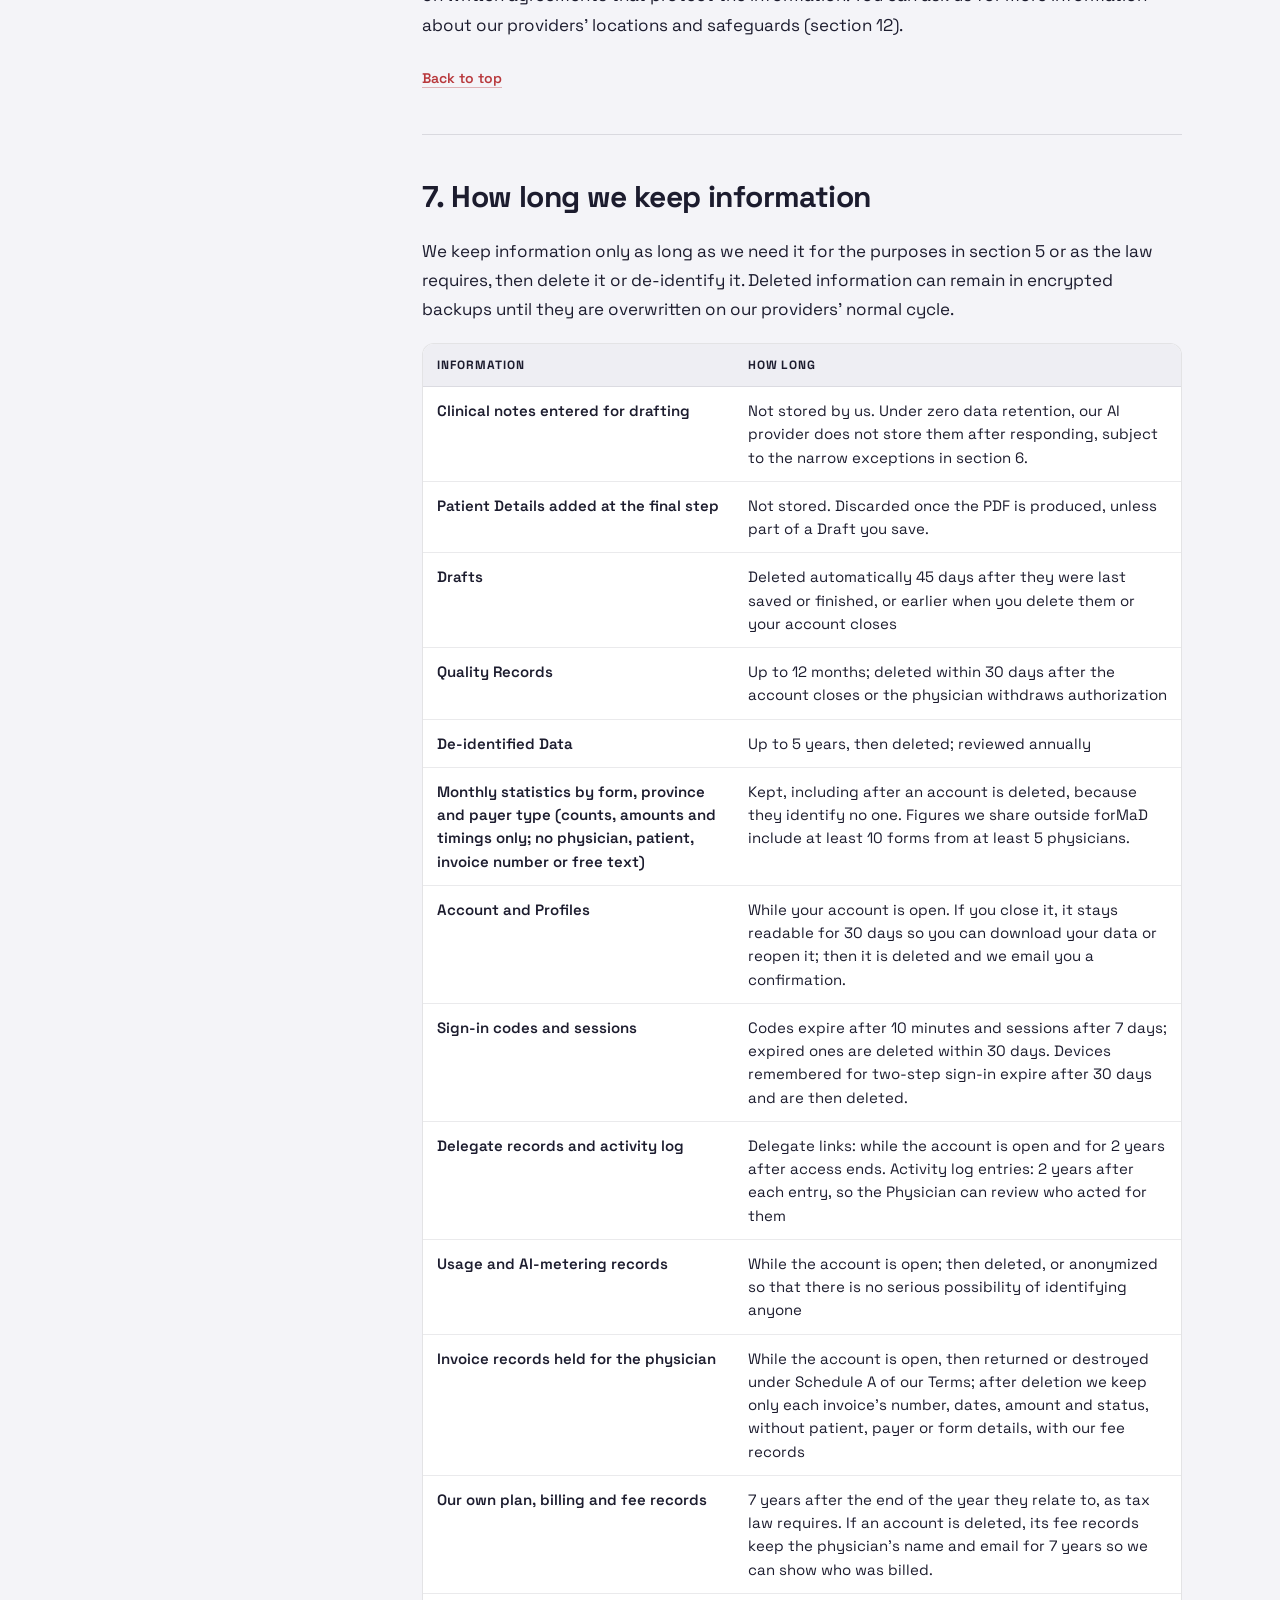
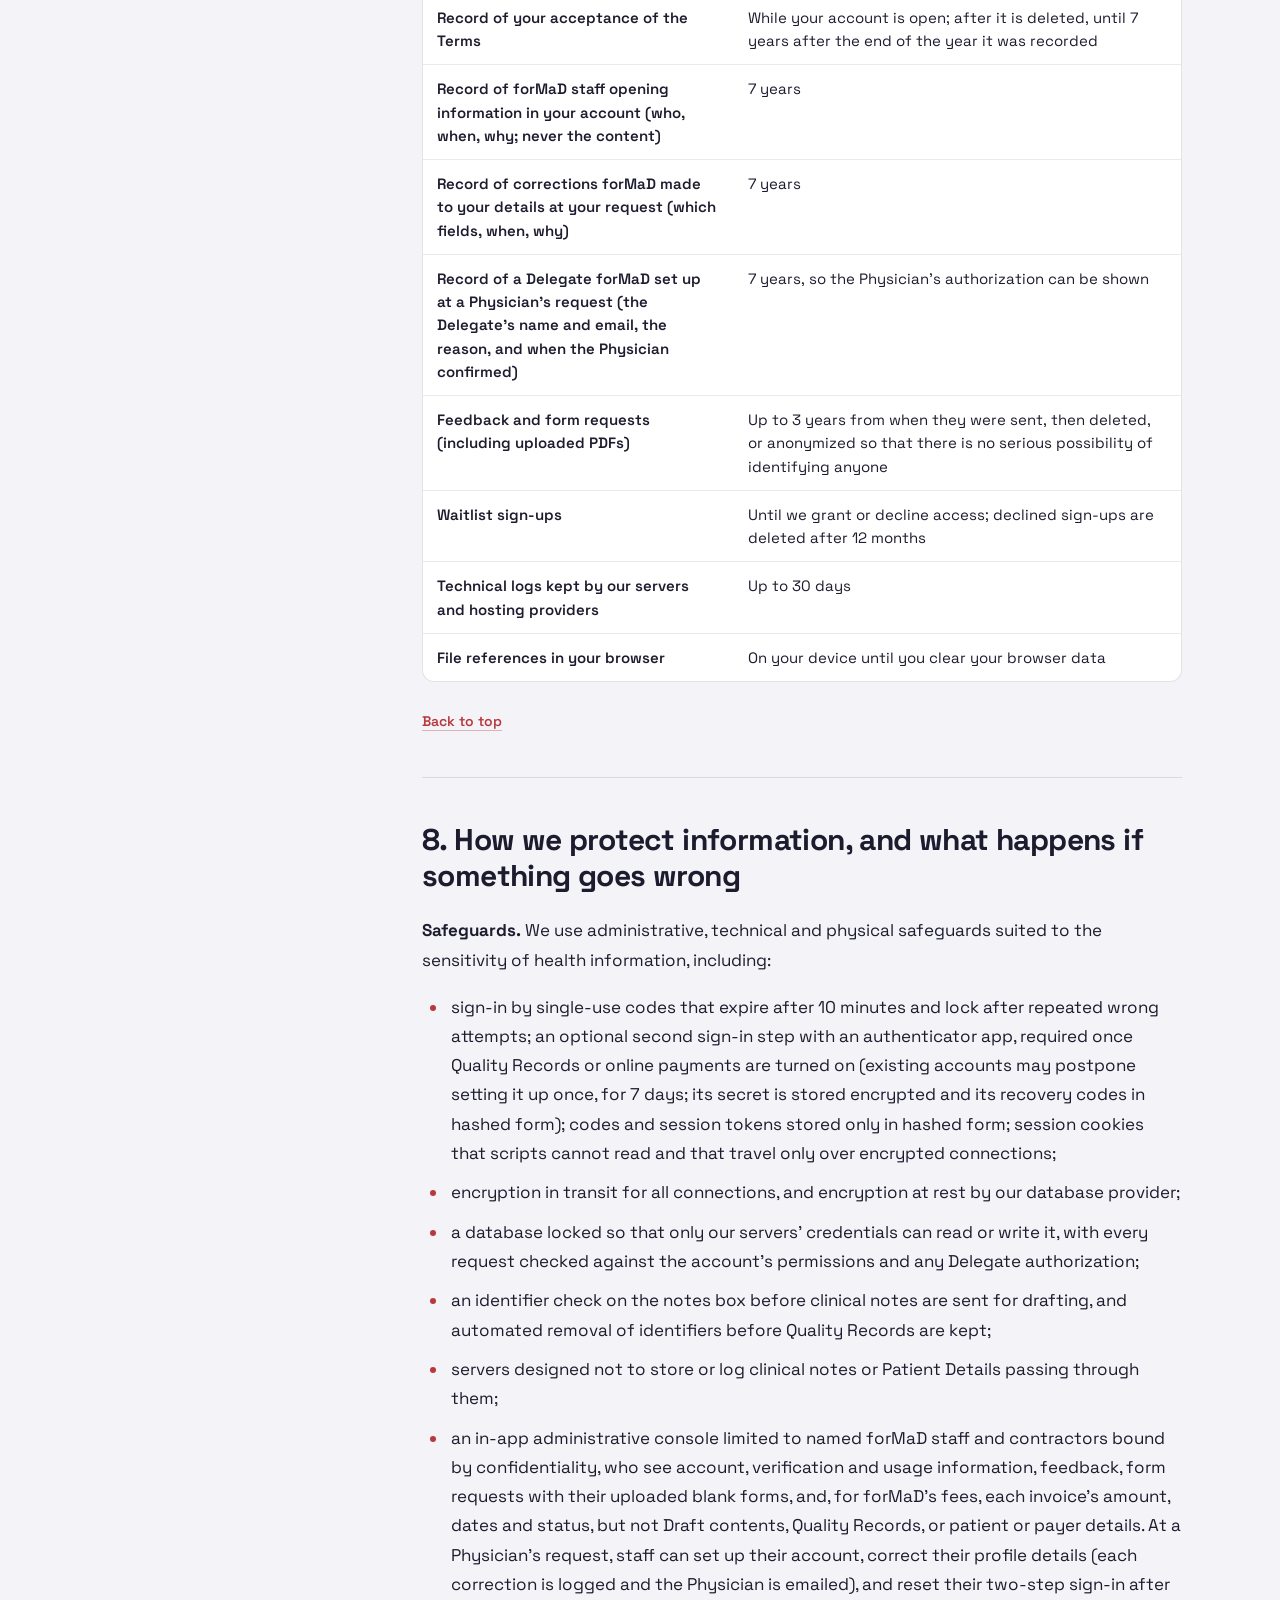
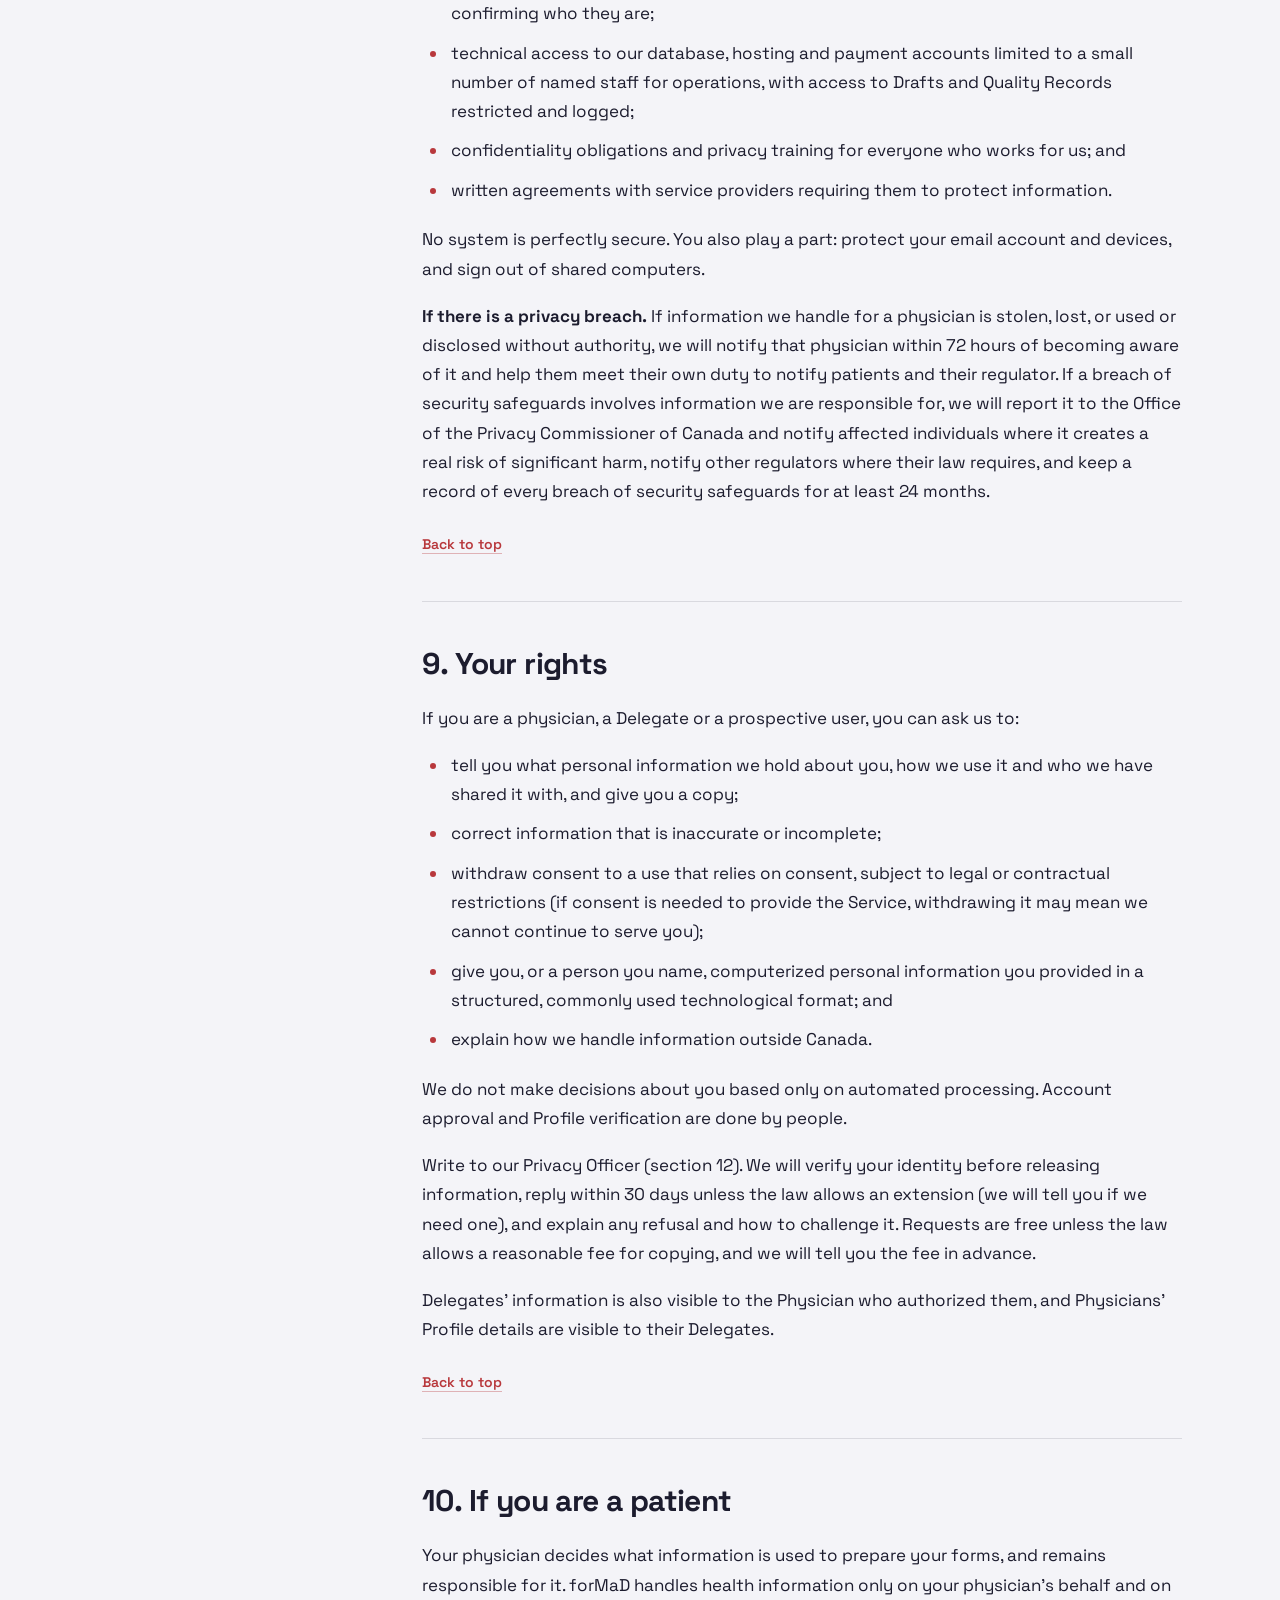
<file: legal/privacy-2.0.html>
<!DOCTYPE html>
<html lang="en">
<head>
  <meta charset="UTF-8">
  <meta name="viewport" content="width=device-width, initial-scale=1.0">
  <title>Privacy Policy — forMaD</title>
  <link rel="icon" type="image/svg+xml" href="data:image/svg+xml,%3Csvg%20xmlns%3D%22http%3A%2F%2Fwww.w3.org%2F2000%2Fsvg%22%20viewBox%3D%220%200%20100%20100%22%3E%3Crect%20width%3D%22100%22%20height%3D%22100%22%20rx%3D%2222%22%20fill%3D%22%231C1C2E%22%2F%3E%3Cg%20transform%3D%22translate%2822.9%2C50%29%20scale%280.62%29%22%3E%3Cpath%20d%3D%22M0%20-26%20L26%200%20L0%2026%20L-4.77%2021.23%20L16.47%200%20L-4.77%20-21.23%20Z%22%20fill%3D%22%23FF6B6B%22%2F%3E%3Cpath%20d%3D%22M33.09%20-26%20L59.09%200%20L33.09%2026%20L28.33%2021.23%20L49.56%200%20L28.33%20-21.23%20Z%22%20fill%3D%22%23FF6B6B%22%20opacity%3D%220.55%22%2F%3E%3Cpath%20d%3D%22M66.19%20-26%20L92.19%200%20L66.19%2026%20L61.42%2021.23%20L82.65%200%20L61.42%20-21.23%20Z%22%20fill%3D%22%23FF6B6B%22%20opacity%3D%220.28%22%2F%3E%3C%2Fg%3E%3C%2Fsvg%3E">
  <meta name="description" content="How forMaD Health Inc. collects, uses, shares, stores and protects personal information and the health information physicians enter, and how to exercise your privacy rights.">
  <link rel="canonical" href="https://formad.ca/legal/privacy-2.0">
  <link rel="preload" href="/fonts/space-grotesk-latin.woff2" as="font" type="font/woff2" crossorigin>
  <link rel="stylesheet" href="/fonts/fonts.css">
  <style>
    *, *::before, *::after { box-sizing: border-box; margin: 0; padding: 0; }

    :root {
      --dark:   #1C1C2E;
      --coral:  #FF6B6B;
      --c55:    rgba(255,107,107,0.55);
      --c25:    rgba(255,107,107,0.25);
      --c10:    rgba(255,107,107,0.10);
      --white:  #FFFFFF;
      --off:    #F4F4F8;
      --muted:  #9A9AA8;
      --dim:    #6B6B7A;
      --border: rgba(255,255,255,0.08);
      --r:      14px;
      /* Legal pages only: darker coral for text links on light backgrounds (5.2:1 on --off) */
      --coral-ink: #B8383C;
      --ink-2:  #4A4A5A;
      --rule:   rgba(28,28,46,0.12);
      --todo:   #FFE600;
    }

    html { scroll-behavior: smooth; scroll-padding-top: 88px; }
    @media (prefers-reduced-motion: reduce) { html { scroll-behavior: auto; } }

    body {
      font-family: 'Space Grotesk', sans-serif;
      background: var(--dark);
      color: var(--white);
      -webkit-font-smoothing: antialiased;
      overflow-x: hidden;
    }

    /* forMaD wordmark: M and D coral. Only in nav, hero h1, footer. Body text: plain forMaD */
    em.wm {
      font-style: normal;
      color: var(--coral);
    }

    .skip {
      position: absolute; left: 12px; top: -60px; z-index: 200;
      background: var(--coral); color: var(--dark); font-weight: 700;
      padding: 10px 16px; border-radius: 8px; text-decoration: none;
    }
    .skip:focus { top: 12px; }

    /* ── NAV (from index.html) ───────────────────────────────────────── */
    nav.site-nav {
      position: fixed; top: 0; left: 0; right: 0; z-index: 100;
      display: flex; align-items: center; justify-content: space-between;
      padding: 0 48px; height: 68px;
      background: rgba(28,28,46,0.88);
      backdrop-filter: blur(16px);
      border-bottom: 1px solid var(--border);
    }

    .nav-logo { display: flex; align-items: center; gap: 10px; text-decoration: none; }

    .nav-wordmark {
      font-size: 18px; font-weight: 700; letter-spacing: -0.02em; color: var(--white);
    }

    .nav-links { display: flex; align-items: center; gap: 36px; }
    .nav-links a {
      font-size: 14px; font-weight: 500; color: var(--muted);
      text-decoration: none; transition: color 0.2s;
    }
    .nav-links a:hover { color: var(--white); }
    .nav-links a[aria-current="page"] { color: var(--white); }

    .nav-cta {
      background: var(--coral); color: var(--white);
      padding: 9px 22px; border-radius: 8px;
      font-size: 14px; font-weight: 600;
      text-decoration: none; transition: opacity 0.2s;
    }
    .nav-links a.nav-cta { color: var(--white); }
    .nav-cta:hover { opacity: 0.88; color: var(--white); }

    .nav-portal {
      display: flex; align-items: center; gap: 6px;
      color: var(--dark); text-decoration: none;
      font-size: 13px; font-weight: 600;
      padding: 7px 16px; border-radius: 8px;
      background: var(--white);
      transition: all 0.2s;
    }
    .nav-links a.nav-portal { color: var(--dark); }
    .nav-portal:hover { background: #f0f0f0; }
    .nav-portal svg { flex-shrink: 0; stroke: var(--dark); }

    .nav-home {
      display: none;
      font-size: 14px; font-weight: 600; color: var(--off);
      text-decoration: none; padding: 8px 2px;
    }
    .nav-home:hover { color: var(--coral); }

    .eyebrow {
      font-size: 12px; font-weight: 600; letter-spacing: 0.14em;
      text-transform: uppercase; color: var(--coral);
      margin-bottom: 20px; display: block;
    }

    /* ── DOCUMENT HEADER ─────────────────────────────────────────────── */
    .doc-head {
      position: relative; overflow: hidden;
      padding: 140px 48px 64px;
      background: var(--dark);
      border-bottom: 1px solid var(--border);
    }
    .doc-head::before {
      content: '';
      position: absolute; inset: 0;
      background: radial-gradient(ellipse 70% 80% at 30% 0%, rgba(255,107,107,0.08) 0%, transparent 70%);
      pointer-events: none;
    }
    .doc-head-inner { position: relative; max-width: 760px; margin: 0 auto; }
    .doc-h1 {
      font-size: clamp(34px, 5vw, 56px);
      font-weight: 700; line-height: 1.08;
      letter-spacing: -0.03em; color: var(--white);
      margin-bottom: 20px;
    }
    .doc-meta { font-size: 15px; line-height: 1.6; color: rgba(255,255,255,0.72); }
    .doc-meta strong { font-weight: 600; color: rgba(255,255,255,0.86); }
    .doc-meta a { color: var(--coral); font-weight: 600; text-underline-offset: 3px; }
    .doc-meta a:hover { color: #fff; }

    /* ── DOCUMENT BODY ───────────────────────────────────────────────── */
    .doc { background: var(--off); color: var(--dark); padding: 56px 48px 96px; }
    .doc-grid { max-width: 760px; margin: 0 auto; }

    .toc {
      background: var(--white);
      border: 1px solid var(--rule);
      border-radius: var(--r);
      padding: 22px 24px;
      margin-bottom: 48px;
    }
    .toc-title {
      font-size: 12px; font-weight: 700; letter-spacing: 0.12em;
      text-transform: uppercase; color: var(--dim); margin-bottom: 12px;
    }
    .toc ol { list-style: none; }
    .toc li { break-inside: avoid; }
    .toc a {
      display: block; padding: 5px 0;
      font-size: 14px; font-weight: 500; line-height: 1.4;
      color: var(--ink-2); text-decoration: none;
      border-left: 2px solid transparent; padding-left: 10px; margin-left: -12px;
    }
    .toc a:hover, .toc a:focus-visible { color: var(--coral-ink); border-left-color: var(--coral); }
    @media (min-width: 640px) and (max-width: 1179px) {
      .toc ol { column-count: 2; column-gap: 32px; }
    }
    @media (min-width: 1180px) {
      .doc-head-inner { max-width: 1084px; padding-left: 324px; }
      .doc-grid {
        max-width: 1084px;
        display: grid; grid-template-columns: 260px minmax(0, 760px);
        gap: 64px; align-items: start;
      }
      .toc {
        position: sticky; top: 92px;
        max-height: calc(100vh - 116px); overflow-y: auto;
        margin-bottom: 0; padding: 20px 22px;
      }
    }

    .doc-body {
      font-size: 17px; line-height: 1.72; color: var(--dark);
      overflow-wrap: break-word; min-width: 0;
    }
    .doc-body .lede { font-size: 19px; line-height: 1.65; color: var(--ink-2); margin-bottom: 8px; }
    .doc-sec { padding-top: 44px; margin-top: 44px; border-top: 1px solid var(--rule); }
    .doc-intro + .doc-sec, .doc-body > .doc-sec:first-child { margin-top: 32px; }
    .doc-body > .doc-sec:first-child { padding-top: 0; border-top: none; margin-top: 0; }
    .doc-body h2 {
      font-size: clamp(24px, 3vw, 30px); font-weight: 700;
      line-height: 1.2; letter-spacing: -0.02em;
      margin-bottom: 22px; color: var(--dark);
    }
    .doc-body h3 {
      font-size: 20px; font-weight: 700; line-height: 1.3;
      letter-spacing: -0.01em; margin: 34px 0 14px; color: var(--dark);
    }
    .doc-body p { margin-bottom: 1.05em; }
    .doc-body strong { font-weight: 700; color: var(--dark); }
    .doc-body em { font-style: italic; }
    .doc-body ul, .doc-body ol { margin: 0 0 1.2em; padding-left: 1.5em; }
    .doc-body li { margin-bottom: 0.6em; padding-left: 0.2em; }
    .doc-body li > ul, .doc-body li > ol { margin-top: 0.6em; }
    .doc-body ul > li::marker { color: var(--coral-ink); }
    .doc-body ol > li::marker { color: var(--dim); font-weight: 600; }
    .doc-body [id] { scroll-margin-top: 88px; }
    .doc-body li > p { margin-bottom: 0.45em; }
    .doc-body li > p:last-child { margin-bottom: 0; }
    .doc-body a { color: var(--coral-ink); text-decoration: underline; text-underline-offset: 2px; text-decoration-thickness: 1px; }
    .doc-body a:hover { text-decoration-thickness: 2px; }
    .doc-body .to-top a { text-decoration: none; }

    .doc-body ul.checklist { list-style: none; padding-left: 0; }
    .doc-body ul.checklist li { display: flex; gap: 12px; align-items: flex-start; padding-left: 0; }
    .doc-body .box { flex: none; font-size: 1.25em; line-height: 1.3; color: var(--dark); }

    mark.todo {
      background: var(--todo); color: var(--dark);
      font-weight: 700; padding: 1px 4px; border-radius: 3px;
      box-shadow: 0 0 0 2px #F5B800;
      -webkit-box-decoration-break: clone; box-decoration-break: clone;
    }

    .table-wrap {
      overflow-x: auto; -webkit-overflow-scrolling: touch;
      margin: 0 0 1.6em; background: var(--white);
      border: 1px solid var(--rule); border-radius: 12px;
    }
    .table-wrap:focus-visible { outline: 2px solid var(--coral-ink); outline-offset: 2px; }
    .scroll-hint { display: none; margin: 0 0 6px !important; font-size: 12.5px; font-weight: 600; color: var(--dim); text-align: right; }
    @media (max-width: 860px) { .scroll-hint.c4 { display: block; } }
    @media (max-width: 680px) { .scroll-hint.c3 { display: block; } }
    .doc-body table { border-collapse: collapse; width: 100%; font-size: 15px; line-height: 1.55; }
    .doc-body table.cols-3 { min-width: 600px; }
    .doc-body table.cols-4 { min-width: 760px; }
    .doc-body th, .doc-body td { text-align: left; vertical-align: top; padding: 12px 14px; border-bottom: 1px solid rgba(28,28,46,0.09); }
    .doc-body th {
      background: #EEEEF3; color: var(--dark);
      font-size: 12px; font-weight: 700; letter-spacing: 0.08em; text-transform: uppercase;
    }
    .doc-body tbody tr:last-child td { border-bottom: none; }
    .doc-body td:first-child { font-weight: 600; }
    .doc-body table.cols-4 td:first-child { min-width: 150px; }

    .to-top { margin-top: 26px; margin-bottom: 0 !important; font-size: 14px; }
    .to-top a { color: var(--coral-ink); font-weight: 600; text-decoration: none; border-bottom: 1px solid rgba(184,56,60,0.35); }
    .to-top a:hover { border-bottom-color: var(--coral-ink); }

    /* ── DATA-FLOW FIGURE (privacy section 4) ────────────────────────── */
    .flow-fig {
      margin: 28px 0 30px; padding: 22px;
      background: var(--white); border: 1px solid var(--rule); border-radius: var(--r);
    }
    .flow-title { font-size: 16px !important; font-weight: 700; line-height: 1.4; margin-bottom: 18px !important; }
    .flow, .flow ol { list-style: none; margin: 0 !important; padding: 0 !important; }
    .flow li { margin: 0; padding: 0; }
    .flow li::marker { content: none; }
    .stage + .stage { margin-top: 12px !important; }
    .stage-link {
      display: flex; align-items: center; gap: 8px;
      font-size: 13px !important; font-weight: 600; color: var(--dim);
      margin: 0 0 10px !important; line-height: 1.4;
    }
    .stage-link .ar { color: var(--coral-ink); font-size: 17px; line-height: 1; }
    .steps { display: grid; grid-template-columns: repeat(3, minmax(0, 1fr)); gap: 26px; }
    .stage-review .steps { grid-template-columns: minmax(0, 1fr) minmax(0, 2fr); }
    .flow .step {
      position: relative;
      background: var(--off); border: 1px solid rgba(28,28,46,0.14); border-radius: 10px;
      padding: 10px 12px 12px; font-size: 13.5px; line-height: 1.45;
    }
    .step strong { display: block; font-size: 14.5px; line-height: 1.3; margin-bottom: 3px; padding-right: 18px; }
    .step .note { display: block; color: var(--ink-2); }
    .step .n {
      position: absolute; top: 9px; right: 10px;
      font-size: 11px; font-weight: 700; color: var(--dim);
    }
    .place {
      display: inline-block; margin-bottom: 7px; margin-right: 18px;
      font-size: 11.5px; font-weight: 700; letter-spacing: 0.01em;
      padding: 2px 8px; border-radius: 5px; line-height: 1.5;
    }
    .dev .place { background: var(--dark); color: var(--white); }
    .srv .place { background: var(--coral); color: var(--dark); }
    .step.ai { background: var(--dark); border-color: var(--dark); color: var(--white); }
    .step.ai strong { color: var(--white); }
    .step.ai .note { color: rgba(255,255,255,0.78); }
    .step.ai .n { color: rgba(255,255,255,0.7); }
    .ai .place { background: rgba(255,255,255,0.16); color: var(--white); }
    .step.hi { background: #FFF1F1; border: 2px solid var(--coral); }
    .flow .db-group {
      border: 1.5px dashed rgba(184,56,60,0.55); border-radius: 12px;
      padding: 10px 10px 10px;
    }
    .db-group > .place { color: var(--coral-ink); border: 1px solid rgba(184,56,60,0.45); background: transparent; }
    .db-group ol { display: grid; grid-template-columns: repeat(2, minmax(0, 1fr)); gap: 10px; }
    .arr {
      position: absolute; top: 50%; right: -26px;
      width: 26px; height: 12px; margin-top: -6px;
      background: url("data:image/svg+xml,%3Csvg xmlns='http://www.w3.org/2000/svg' viewBox='0 0 26 12'%3E%3Cpath d='M2 6H18' stroke='%23B8383C' stroke-width='2'/%3E%3Cpath d='M17 1L25 6L17 11Z' fill='%23B8383C'/%3E%3C/svg%3E") center / 100% 100% no-repeat;
    }
    .arr.dash { background-image: url("data:image/svg+xml,%3Csvg xmlns='http://www.w3.org/2000/svg' viewBox='0 0 26 12'%3E%3Cpath d='M2 6H18' stroke='%23B8383C' stroke-width='2' stroke-dasharray='3 2.5'/%3E%3Cpath d='M17 1L25 6L17 11Z' fill='%23B8383C'/%3E%3C/svg%3E"); }
    .flow-fig figcaption {
      margin-top: 16px; text-align: center;
      font-size: 13px; color: var(--dim); line-height: 1.5;
    }
    @media (max-width: 640px) {
      .flow-fig { padding: 16px; }
      .steps, .stage-review .steps { grid-template-columns: minmax(0, 1fr); }
      .arr {
        top: auto; right: auto; bottom: -26px; left: 50%;
        width: 12px; height: 26px; margin: 0 0 0 -6px;
        background-image: url("data:image/svg+xml,%3Csvg xmlns='http://www.w3.org/2000/svg' viewBox='0 0 12 26'%3E%3Cpath d='M6 2V18' stroke='%23B8383C' stroke-width='2'/%3E%3Cpath d='M1 17L6 25L11 17Z' fill='%23B8383C'/%3E%3C/svg%3E");
      }
      .arr.dash { background-image: url("data:image/svg+xml,%3Csvg xmlns='http://www.w3.org/2000/svg' viewBox='0 0 12 26'%3E%3Cpath d='M6 2V18' stroke='%23B8383C' stroke-width='2' stroke-dasharray='3 2.5'/%3E%3Cpath d='M1 17L6 25L11 17Z' fill='%23B8383C'/%3E%3C/svg%3E"); }
    }
    @media (max-width: 520px) {
      .db-group ol { grid-template-columns: minmax(0, 1fr); }
    }

    /* ── FOOTER (from index.html) ────────────────────────────────────── */
    footer {
      background: #131320;
      padding: 48px 48px 36px;
      border-top: 1px solid var(--border);
    }

    .footer-top {
      display: flex; align-items: flex-start;
      justify-content: space-between; margin-bottom: 40px;
      flex-wrap: wrap; gap: 32px;
    }

    .footer-brand { max-width: 300px; }

    .footer-logo { display: flex; align-items: center; gap: 10px; margin-bottom: 14px; }

    .footer-wm { font-size: 20px; font-weight: 700; letter-spacing: -0.02em; color: var(--white); }

    .footer-tag { font-size: 14px; color: var(--muted); line-height: 1.65; }

    .footer-cols { display: flex; gap: 48px; flex-wrap: wrap; }

    .footer-col h2 {
      font-size: 12px; font-weight: 700; letter-spacing: 0.12em;
      text-transform: uppercase; color: var(--muted); margin-bottom: 16px;
    }

    .footer-col a {
      display: block; font-size: 14px; color: rgba(255,255,255,0.62);
      text-decoration: none; margin-bottom: 10px; transition: color 0.2s;
    }
    .footer-col a:hover, .footer-col a[aria-current="page"] { color: var(--white); }

    .footer-bottom {
      border-top: 1px solid var(--border); padding-top: 28px;
      display: flex; align-items: center; justify-content: space-between;
      flex-wrap: wrap; gap: 16px;
    }

    .footer-legal { font-size: 12px; color: var(--muted); line-height: 1.65; max-width: 580px; }
    .footer-corp { font-size: 12px; color: rgba(255,255,255,0.5); white-space: nowrap; }

    /* ── RESPONSIVE ──────────────────────────────────────────────────── */
    @media (max-width: 768px) {
      nav.site-nav { padding: 0 20px; }
      .nav-links { display: none; }
      .nav-home { display: inline-block; }
      .doc-head { padding: 116px 20px 48px; }
      .doc { padding: 40px 20px 72px; }
      footer { padding: 72px 24px; }
      .footer-top { flex-direction: column; }
      .footer-cols { gap: 28px; }
      .doc-body { font-size: 16.5px; }
      .doc-body .lede { font-size: 18px; }
      .toc { padding: 18px 20px; }
    }
    @media (max-width: 400px) {
      .doc-head { padding-left: 16px; padding-right: 16px; }
      .doc { padding-left: 16px; padding-right: 16px; }
      .doc-body ul, .doc-body ol { padding-left: 1.25em; }
    }

    /* ── PRINT ───────────────────────────────────────────────────────── */
    @media print {
      @page { margin: 16mm 14mm; }
      html { scroll-behavior: auto; }
      body { background: #fff !important; color: #000 !important; overflow: visible; }
      nav, .toc, .to-top, .skip, .scroll-hint, footer { display: none !important; }
      .doc-head { background: #fff !important; padding: 0 0 10pt; border-bottom: 1pt solid #000; overflow: visible; }
      .doc-head::before { display: none; }
      .doc-head-inner { max-width: none; padding: 0 !important; }
      .eyebrow, .doc-h1, .doc-meta, .doc-meta strong, em.wm { color: #000 !important; }
      .doc-h1 { font-size: 22pt; margin-bottom: 6pt; }
      .doc { background: #fff !important; color: #000; padding: 12pt 0 0; }
      .doc-grid { display: block; max-width: none; }
      .doc-body { font-size: 10.5pt; line-height: 1.5; color: #000; }
      .doc-body .lede { font-size: 11.5pt; color: #000; }
      .doc-body h2, .doc-body h3, .doc-body strong, .doc-body .box { color: #000; }
      .doc-sec { border-top: none; margin-top: 16pt; padding-top: 0; }
      .doc-body h2 { font-size: 15pt; margin-bottom: 8pt; }
      .doc-body h3 { font-size: 12pt; margin: 12pt 0 6pt; }
      .doc-body h2, .doc-body h3 { break-after: avoid; page-break-after: avoid; }
      .doc-body li, .doc-body tr, .step, .flow-fig { break-inside: avoid; page-break-inside: avoid; }
      .doc-body ul > li::marker, .doc-body ol > li::marker { color: #000; }
      a { color: #000 !important; text-decoration: none; }
      .table-wrap { overflow: visible; border: none; border-radius: 0; background: #fff; }
      .doc-body table { min-width: 0 !important; width: calc(100% - 2px); margin: 1px; font-size: 8.5pt; }
      .doc-body th, .doc-body td { border: 0.75pt solid #666; padding: 4pt 5pt; color: #000; background: #fff !important; }
      .doc-body tbody tr:last-child td { border-bottom: 0.75pt solid #666; }
      mark.todo { -webkit-print-color-adjust: exact; print-color-adjust: exact; }
      .flow-fig { border: 1pt solid #000; background: #fff; padding: 10pt; }
      .step, .step.ai, .step.hi { background: #fff !important; color: #000 !important; border: 1pt solid #000 !important; }
      .step.ai strong, .step .note, .step.ai .note, .step .n, .step.ai .n, .stage-link, .flow-fig figcaption { color: #000 !important; }
      .place, .dev .place, .srv .place, .ai .place, .db-group > .place { background: #fff !important; color: #000 !important; border: 1pt solid #000; }
      .db-group { border-color: #000; }
      .arr { -webkit-print-color-adjust: exact; print-color-adjust: exact; filter: grayscale(1) brightness(0); }
      .stage-link .ar { color: #000; }
    }
  </style>
</head>
<body>

<a class="skip" href="#content">Skip to content</a>

<!-- NAV -->
<nav class="site-nav" aria-label="Main">
  <a href="/" class="nav-logo" aria-label="forMaD home page">
    <svg width="36" height="28" viewBox="8 33 98 54" xmlns="http://www.w3.org/2000/svg" aria-hidden="true" focusable="false">
      <g transform="translate(13.58,60)">
        <path d="M-0.00 -26.00 L 26.00 -0.00 L 0.00 26.00 L -4.77 21.23 L 16.47 -0.00 L -4.77 -21.23 Z" fill="#FF6B6B"/>
        <path d="M33.09 -26.00 L 59.09 -0.00 L 33.09 26.00 L 28.33 21.23 L 49.56 -0.00 L 28.33 -21.23 Z" fill="#FF6B6B" opacity="0.55"/>
        <path d="M66.19 -26.00 L 92.19 -0.00 L 66.19 26.00 L 61.42 21.23 L 82.65 -0.00 L 61.42 -21.23 Z" fill="#FF6B6B" opacity="0.28"/>
      </g>
    </svg>
    <span class="nav-wordmark">for<em class="wm">M</em>a<em class="wm">D</em></span>
  </a>
  <div class="nav-links">
    <a href="/">Home</a>
    <a href="/terms">Terms of Service</a>
    <a href="https://app.formad.health/login" class="nav-portal" title="Physician portal" target="_blank" rel="noopener">
      <svg width="18" height="18" viewBox="0 0 24 24" fill="none" stroke="currentColor" stroke-width="2" stroke-linecap="round" stroke-linejoin="round" aria-hidden="true" focusable="false"><circle cx="12" cy="8" r="4"/><path d="M4 20c0-4 3.6-7 8-7s8 3 8 7"/></svg>
      <span>Sign in</span>
    </a>
    <a href="/#early-access" class="nav-cta">Get early access</a>
  </div>
  <a href="/" class="nav-home"><span aria-hidden="true">&larr;</span> Home</a>
</nav>

<main id="content">
  <header class="doc-head" id="top">
    <div class="doc-head-inner">
      <span class="eyebrow">Legal</span>
      <h1 class="doc-h1">forMaD — Privacy Policy</h1>
      <p class="doc-meta"><strong>Version 2.0 · Effective October 18, 2026</strong> · <a href="/legal/changes">Previous versions and changes</a></p>
      <p class="doc-meta">Archived copy of version 2.0. The current version is at <a href="/privacy">formad.ca/privacy</a>; see <a href="/legal/changes">all versions and changes</a>.</p>
    </div>
  </header>

  <div class="doc">
    <div class="doc-grid">
      <nav class="toc" aria-label="Table of contents">
        <p class="toc-title">Contents</p>
        <ol>
        <li><a href="#at-a-glance">Privacy at a glance</a></li>
        <li><a href="#section-1">1. Who we are and what this policy covers</a></li>
        <li><a href="#section-2">2. Our two roles</a></li>
        <li><a href="#section-3">3. What we collect</a></li>
        <li><a href="#section-4">4. How AI drafting handles clinical information</a></li>
        <li><a href="#section-5">5. Why we use information, and your consent</a></li>
        <li><a href="#section-6">6. Who we share information with, and where it goes</a></li>
        <li><a href="#section-7">7. How long we keep information</a></li>
        <li><a href="#section-8">8. How we protect information, and what happens if something goes wrong</a></li>
        <li><a href="#section-9">9. Your rights</a></li>
        <li><a href="#section-10">10. If you are a patient</a></li>
        <li><a href="#section-11">11. Cookies, browser storage and communications</a></li>
        <li><a href="#section-12">12. Changes, contact and complaints</a></li>
        </ol>
      </nav>

<article class="doc-body"><section aria-labelledby="at-a-glance-h" class="doc-sec" id="at-a-glance"><h2 id="at-a-glance-h">Privacy at a glance</h2>
<ul>
<li><p><strong>What we collect.</strong> Information about the physicians and staff who use forMaD (account, profile, billing, usage), and health information that physicians enter to prepare forms, which we handle only on their behalf (sections 2 and 3).</p></li>
<li><p><strong>Clinical notes</strong> pass through our servers to our AI provider, Anthropic, which processes them only in the United States under a zero-data-retention arrangement. We do not store them, and they are never used to train AI (section 4).</p></li>
<li><p><strong>Patient Details</strong> are used only to fill your PDF on our servers in Canada, and never reach the AI provider. Our servers do not keep them unless you save a Draft containing them (section 4.3).</p></li>
<li><p><strong>What we keep:</strong> Drafts, for up to 45 days after they were last saved or finished; Quality Records, for up to 12 months and only if the physician authorizes it; and account and billing records (sections 4 and 7).</p></li>
<li><p><strong>Where it goes.</strong> Our servers and database are in Canada (Montréal). The AI provider, our email service and some payment processing are in the United States (section 6).</p></li>
<li><p><strong>Risks to know about.</strong> The identifier check can miss identifiers. Anything identifying left in clinical notes is processed by our AI provider in the United States, where U.S. authorities may be able to access it under U.S. law. Anything in a saved Draft is visible to every Delegate on the account. Physicians reduce these risks by removing identifiers before pasting notes.</p></li>
<li><p><strong>What we never do.</strong> Sell personal information, show ads, or use tracking cookies (sections 5 and 11).</p></li>
<li><p><strong>Your choices.</strong> Access, correction, withdrawal of consent and complaints: write to <a href="mailto:hello@formad.ca">hello@formad.ca</a> (sections 9 and 12). Patients should contact their physician (section 10).</p></li>
</ul>
<p class="to-top"><a href="#top">Back to top</a></p></section><section aria-labelledby="section-1-h" class="doc-sec" id="section-1"><h2 id="section-1-h">1. Who we are and what this policy covers</h2>
<p>forMaD Health Inc. ("forMaD", "we", "us") makes software that helps physicians in Canada and their staff prepare medical, insurance, government and patient-support-program forms. This policy covers our website (formad.ca), our app (app.formad.health), our emails and our support. Capitalized terms not defined here have the meaning given in our Terms of Service.</p>
<p class="to-top"><a href="#top">Back to top</a></p></section><section aria-labelledby="section-2-h" class="doc-sec" id="section-2"><h2 id="section-2-h">2. Our two roles</h2>
<p>We handle information in two different capacities, and the rules differ.</p>
<p><strong>When the information is about you as a user,</strong> such as your account, Profile, Delegates, plan, payments, usage and messages, forMaD is the organization responsible for it under Canadian privacy law. This policy explains how we handle it.</p>
<p><strong>When the information is health information that a physician enters about a patient,</strong> the physician (or their practice or institution) is the custodian responsible for it, and we act only on the physician's behalf: as their agent, electronic service provider, information manager or service provider, depending on the province. We use that information only to provide the Service to that physician, as Schedule A of our Terms of Service sets out. The physician's own privacy practices also apply, and patients should direct requests to their physician (section 10).</p>
<p>The drafting step is designed for de-identified information: physicians are required to remove patient identifiers before entering clinical notes. Because no check is perfect, we protect everything that reaches us as if it were identifiable health information.</p>
<p class="to-top"><a href="#top">Back to top</a></p></section><section aria-labelledby="section-3-h" class="doc-sec" id="section-3"><h2 id="section-3-h">3. What we collect</h2>
<p>We collect two kinds of information: information about the physicians, Delegates and prospective users who deal with us, and health information that physicians enter to prepare their documents. We collect only what we need for the purposes in section 5.</p>
<h3 id="section-3-1">3.1 About physicians, Delegates and prospective users</h3>
<p aria-hidden="true" class="scroll-hint c3">Scroll sideways to see every column →</p><div aria-label="Table: 3.1 About physicians, Delegates and prospective users (scrolls sideways on small screens)" class="table-wrap" role="region" tabindex="0"><table class="cols-3">

<thead>
<tr>
<th scope="col">Category</th>
<th scope="col">What it includes</th>
<th scope="col">Source</th>
</tr>
</thead>
<tbody>
<tr>
<td>Account</td>
<td>Email address; account status; date of last sign-in; records of what you accepted, the version and when; two-step sign-in settings and the devices you chose to remember. Sign-in codes and session tokens are stored only in scrambled (hashed) form.</td>
<td>You</td>
</tr>
<tr>
<td>Physician Profile</td>
<td>Name, degrees, licence number, specialty, hospital or practice, practice address, telephone, fax and email, billing number (such as an OHIP billing number), affiliations and logos</td>
<td>You or the Physician concerned</td>
</tr>
<tr>
<td>Verification</td>
<td>Whether a Profile is verified, when, by which staff member, and any note explaining a refusal</td>
<td>Us, using public college registers</td>
</tr>
<tr>
<td>Waitlist</td>
<td>Name, email, province, licence number, specialty, and your browser's identification string (user agent)</td>
<td>You</td>
</tr>
<tr>
<td>Delegates</td>
<td>Name, email address and role label; invitation and removal dates; a log of actions taken for the Physician (action, form, time)</td>
<td>The Physician who adds the Delegate; the Service</td>
</tr>
<tr>
<td>Usage</td>
<td>Forms completed (form, drug, date, who acted); counts of AI requests and their size and cost (never their content); counts of identifier types the identifier check found (never the text); forms downloaded under your plan</td>
<td>The Service</td>
</tr>
<tr>
<td>Plan and billing</td>
<td>Plan, status and renewal date; Stripe customer and subscription references; billing address where tax collection applies. Card numbers go to Stripe, not to us.</td>
<td>You; Stripe</td>
</tr>
<tr>
<td>Payment Features</td>
<td>Your Stripe connected-account reference and status; your default fees, payment instructions, GST/HST number and hourly rate; our fee records. Invoice records (form type, payer type, payer organization name, amounts, tax, invoice number, dates, status, Stripe references) relate to a patient's payment for a health service and can be linked through Stripe to the payer, so we hold them on the physician's behalf under Schedule A of our Terms. Stripe collects your identity and banking details directly.</td>
<td>You; Stripe</td>
</tr>
<tr>
<td>Messages</td>
<td>Feedback (rating, message, email), form requests (form name, specialty, insurer, drug, notes, the blank PDF you upload and its file name), and support emails</td>
<td>You</td>
</tr>
<tr>
<td>Technical</td>
<td>Our servers' logs (timings, error types, request addresses) and our hosting and email providers' service logs, which record data such as IP address, browser type and request times</td>
<td>Your device; the Service</td>
</tr>
</tbody>
</table></div>
<h3 id="section-3-2">3.2 Health information we handle for physicians</h3>
<p aria-hidden="true" class="scroll-hint c3">Scroll sideways to see every column →</p><div aria-label="Table: 3.2 Health information we handle for physicians (scrolls sideways on small screens)" class="table-wrap" role="region" tabindex="0"><table class="cols-3">

<thead>
<tr>
<th scope="col">Category</th>
<th scope="col">What happens to it</th>
<th scope="col">Stored by us?</th>
</tr>
</thead>
<tbody>
<tr>
<td>Clinical notes entered for drafting</td>
<td>Checked in your browser for identifiers, then sent through our servers to our AI provider to produce a draft</td>
<td>No. Our AI provider does not keep it either (section 6).</td>
</tr>
<tr>
<td>Drafts</td>
<td>The form's content as it stands when you save it, which can quote your notes and include details about other people, such as a caregiver or a visa-letter visitor</td>
<td>Yes, until deleted, and at most 45 days after it was last saved or finished</td>
</tr>
<tr>
<td>Quality Records</td>
<td>When you finish reviewing a form, a record of the form, drug, specialty, province, the AI's draft and your reviewed content, after automated removal of identifying fields and patterns</td>
<td>Only if the physician authorizes it, for up to 12 months (section 4.4)</td>
</tr>
<tr>
<td>Patient Details added at the final step</td>
<td>Sent to our servers only to fill the PDF you download, then discarded. Never sent to our AI provider.</td>
<td>No, unless part of a Draft you save</td>
</tr>
<tr>
<td>Passport scans (visa letters)</td>
<td>The image is read on your device and never leaves it. Visitors' details are entered in the letter, are never sent to our AI provider, and are not kept in Quality Records.</td>
<td>Only in a Draft you save</td>
</tr>
<tr>
<td>Patient details on invoices</td>
<td>Used in your browser to build the invoice PDF. Not sent to us.</td>
<td>No</td>
</tr>
<tr>
<td>Invoice records</td>
<td>Records of your invoices and their payment status (section 3.1)</td>
<td>Yes, on the physician's behalf, while the account is open</td>
</tr>
<tr>
<td>Online patient payments</td>
<td>Stripe collects the payer's card details, name and email on its own checkout page and processes the payment for the physician</td>
<td>Not in our database. Stripe holds them; we can see payment details in our Stripe platform account.</td>
</tr>
<tr>
<td>File references</td>
<td>Kept in your browser on that device so you can find your downloads</td>
<td>No. Stored on your device only (section 11).</td>
</tr>
</tbody>
</table></div>
<p class="to-top"><a href="#top">Back to top</a></p></section><section aria-labelledby="section-4-h" class="doc-sec" id="section-4"><h2 id="section-4-h">4. How AI drafting handles clinical information</h2>
<p>Clinical notes pass through our servers to our AI provider and are not stored by us. Patient Details are used only to fill your PDF and never reach the AI provider.</p>
<figure aria-label="Diagram: how a form moves through forMaD. Clinical notes go from your device through forMaD servers in Montréal to Anthropic's AI in the United States, which returns a draft for your review and keeps nothing. Optional saved Drafts and Quality Records are kept in the forMaD database. Patient Details are added at the final step and go only to forMaD servers, which fill the PDF in memory, discard the details and send the PDF back to your device. Patient Details are never sent to the AI." class="flow-fig">
<p class="flow-title">Notes go to the AI and are not kept; Patient Details never reach the AI</p>
<ol class="flow">
<li class="stage">
<ol class="steps">
<li class="step dev"><span class="place">Your device</span><span aria-hidden="true" class="n">1</span><strong>Clinical notes</strong><span class="note">You remove identifiers; an identifier check warns of misses</span><span aria-hidden="true" class="arr"></span></li>
<li class="step srv"><span class="place">forMaD servers · Montréal</span><span aria-hidden="true" class="n">2</span><strong>Passed through</strong><span class="note">Sent on to the AI provider; not stored</span><span aria-hidden="true" class="arr"></span></li>
<li class="step ai"><span class="place">Anthropic AI · US</span><span aria-hidden="true" class="n">3</span><strong>AI draft generated</strong><span class="note">Not kept after replying; not used for training</span></li>
</ol>
</li>
<li class="stage stage-review">
<p class="stage-link"><span aria-hidden="true" class="ar">↵</span> Draft returned to you for review</p>
<ol class="steps">
<li class="step dev"><span class="place">Your device</span><span aria-hidden="true" class="n">4</span><strong>You review every field</strong><span class="note">and correct the draft before you continue</span><span aria-hidden="true" class="arr dash"></span></li>
<li class="db-group"><span class="place">forMaD database · Montréal</span>
<ol>
<li class="step"><span aria-hidden="true" class="n">5</span><strong>Saved Draft (optional)</strong><span class="note">If you save: deleted 45 days after last saved or finished</span></li>
<li class="step"><span aria-hidden="true" class="n">6</span><strong>Quality Record (optional)</strong><span class="note">Only if authorized; kept up to 12 months</span></li>
</ol>
</li>
</ol>
</li>
<li class="stage">
<p class="stage-link"><span aria-hidden="true" class="ar">↓</span> After review, at the final step</p>
<ol class="steps">
<li class="step dev"><span class="place">Your device</span><span aria-hidden="true" class="n">7</span><strong>Patient Details</strong><span class="note">Added at the final step, in the fields for them</span><span aria-hidden="true" class="arr"></span></li>
<li class="step srv hi"><span class="place">forMaD servers · Montréal</span><span aria-hidden="true" class="n">8</span><strong>PDF filled in memory</strong><span class="note">Then discarded; never sent to the AI provider</span><span aria-hidden="true" class="arr"></span></li>
<li class="step dev"><span class="place">Your device</span><span aria-hidden="true" class="n">9</span><strong>PDF on your device</strong><span class="note">File it in your medical record</span></li>
</ol>
</li>
</ol>
<figcaption>How a form moves through forMaD · 9 steps, 4 places</figcaption>
</figure>
<p>Patient Details travel a separate path from clinical notes: they are added only after review, and only the PDF step receives them.</p>
<h3 id="section-4-1">4.1 Drafting</h3>
<ul>
<li><p><strong>Identifier check.</strong> Before notes leave your browser, the Service checks the notes box (not other fields) for common identifier patterns, such as names after a title or label, health card and chart numbers, phone numbers, email and street addresses, and postal codes. It warns you and offers to remove what it finds, but it does not block you, and it can miss identifiers.</p></li>
<li><p><strong>AI provider.</strong> Your notes and form inputs then pass through our servers to Anthropic, our AI provider. For a single form they may be sent several times: to draft the form, to propose supporting literature (using the opening part of your notes), and to flag fields for your review. For some forms, the text of a single field is sent again to shorten it.</p></li>
<li><p><strong>Reference checks.</strong> Suggested references are checked against PubMed and Crossref using titles, author names and reference numbers, not your notes.</p></li>
<li><p><strong>No account details.</strong> We do not send your name, email address or account identifiers to Anthropic with these requests.</p></li>
</ul>
<h3 id="section-4-2">4.2 What we keep from drafting</h3>
<p>We do not store the notes you paste. We do store:</p>
<ul>
<li><p><strong>Drafts,</strong> only if you save one. A Draft is deleted 45 days after it was last saved or finished, and every Delegate on the account can see it.</p></li>
<li><p><strong>Quality Records,</strong> only if the physician authorizes them (section 4.4).</p></li>
</ul>
<p>Both can contain passages of the draft that quote or summarize your notes, so we protect them as health information.</p>
<h3 id="section-4-3">4.3 Patient Details and the final step</h3>
<p>Patient Details are added after review. When you download the form, they are sent with it to our servers, written into the PDF in memory, and discarded once the PDF is returned to you. They are not sent to the AI provider, and our servers are designed not to store or log them. For visa letters, visitors' passport details are entered in the letter itself: they are never sent to the AI provider, are kept only in a Draft you save, and are not kept in Quality Records. Passport images are read on your device and never uploaded.</p>
<h3 id="section-4-4">4.4 Quality Records and De-identified Data</h3>
<p>Quality Records are optional. We keep them only if the physician authorizes it, and a physician may decline or withdraw that authorization at any time, by writing to <a href="mailto:hello@formad.ca">hello@formad.ca</a>, without affecting their use of the Service. They are not currently available for Saskatchewan accounts.</p>
<ul>
<li><p><strong>What a Quality Record is.</strong> When you finish reviewing a form, we record the form, drug, specialty and province, the AI's first draft and your reviewed version, after dropping fields meant for personal details and removing text that matches identifier patterns. Records of letters keep no letter content.</p></li>
<li><p><strong>How we use it, on the physician's behalf.</strong> To check the accuracy and safety of drafts prepared for that physician and tell them about errors. Quality Records are health information: we keep them in Canada, only named staff who need them can see them, every access is logged, and we delete them after 12 months at most, or within 30 days after the account closes or authorization is withdrawn.</p></li>
<li><p><strong>De-identified Data.</strong> We use information for our own purposes, improving the Service and producing aggregate statistics, only after it has been de-identified by a documented method that removes direct identifiers and identifying free text, has been assessed by a qualified person as presenting a very low risk of re-identification, and is reassessed at least annually.</p></li>
<li><p><strong>Aggregate statistics.</strong> We may publish aggregate statistics, or share them with researchers, program sponsors, insurers or manufacturers, only at the national or provincial level. They contain no free text, are never broken down by physician or practice, and every figure reflects at least 10 forms from at least 5 physicians.</p></li>
<li><p><strong>What we never do.</strong> We never attempt to re-identify anyone, link this data with other data to identify anyone, or sell it, and we never use Quality Records or De-identified Data to train or fine-tune AI models.</p></li>
</ul>
<p class="to-top"><a href="#top">Back to top</a></p></section><section aria-labelledby="section-5-h" class="doc-sec" id="section-5"><h2 id="section-5-h">5. Why we use information, and your consent</h2>
<p aria-hidden="true" class="scroll-hint c2">Scroll sideways to see every column →</p><div aria-label="Table: 5. Why we use information, and your consent (scrolls sideways on small screens)" class="table-wrap" role="region" tabindex="0"><table class="cols-2">

<thead>
<tr>
<th scope="col">Purpose</th>
<th scope="col">Information used</th>
</tr>
</thead>
<tbody>
<tr>
<td>Provide the Service: accounts, drafting, filling and downloading forms, drafts, Delegates</td>
<td>Account, Profile, Delegate, clinical and Patient Details as described in sections 3 and 4</td>
</tr>
<tr>
<td>Confirm that users are licensed physicians or their authorized Delegates</td>
<td>Profile, waitlist and verification information</td>
</tr>
<tr>
<td>Bill for plans, and run the optional payment features</td>
<td>Plan, billing, payment-feature and invoice records</td>
</tr>
<tr>
<td>Send sign-in codes, invitations and service notices</td>
<td>Email addresses and account information</td>
</tr>
<tr>
<td>Keep the Service secure, prevent misuse and enforce our Terms</td>
<td>Account, usage, Delegate activity and technical information</td>
</tr>
<tr>
<td>Decide which forms to build and improve the Service</td>
<td>Feedback, form requests, usage counts and De-identified Data</td>
</tr>
<tr>
<td>Meet legal, tax and regulatory obligations</td>
<td>Billing records, consent records and any information the law requires</td>
</tr>
</tbody>
</table></div>
<p>We do not use personal information for advertising, and we do not sell it or build marketing profiles from it.</p>
<p><strong>Consent.</strong> When you enroll, we explain these purposes and ask you to confirm that you have read this policy. We ask separately for the physician's authorization to keep Quality Records and create De-identified Data (section 4.4). We will ask for your consent before using personal information for a new purpose, unless the law permits otherwise. You may withdraw consent at any time on reasonable notice, subject to legal or contractual restrictions, and we will explain the consequences. We handle health information only on the physician's behalf and on the physician's instructions. Where the physician authorizes it, we de-identify it on the physician's behalf, and only information that meets the standard in section 4.4 is then used for our own purposes, which are improving the Service and producing aggregate statistics.</p>
<p class="to-top"><a href="#top">Back to top</a></p></section><section aria-labelledby="section-6-h" class="doc-sec" id="section-6"><h2 id="section-6-h">6. Who we share information with, and where it goes</h2>
<p>We do not sell personal information or health information. We share it only with the service providers below, who act on our instructions under written agreements requiring them to protect it, and in the limited cases listed after the table.</p>
<p aria-hidden="true" class="scroll-hint c4">Scroll sideways to see every column →</p><div aria-label="Table: 6. Who we share information with, and where it goes (scrolls sideways on small screens)" class="table-wrap" role="region" tabindex="0"><table class="cols-4">

<thead>
<tr>
<th scope="col">Provider</th>
<th scope="col">What it does for us</th>
<th scope="col">What it receives</th>
<th scope="col">Location</th>
</tr>
</thead>
<tbody>
<tr>
<td>Vercel Inc.</td>
<td>Hosts the app and runs our servers</td>
<td>All information passing between your browser and our servers, including clinical notes on their way to our AI provider and Patient Details used to fill a PDF (processed in memory, not stored)</td>
<td>Canada (Montréal). Requests may pass through Vercel's edge network before reaching our Montréal servers.</td>
</tr>
<tr>
<td>Supabase Inc.</td>
<td>Database and file storage</td>
<td>Everything we store (section 3)</td>
<td>Canada (Montréal)</td>
</tr>
<tr>
<td>Anthropic, PBC</td>
<td>AI drafting and checks</td>
<td>Clinical notes, form inputs and draft text. No account details or user identifiers. Anthropic does not train its models on this content. Under our zero-data-retention arrangement, it does not store the content after returning its response, except (a) where the law requires it, and (b) where its automated safety systems flag a request as a possible violation of its usage policies, in which case it may keep that request and response for up to two years. It also keeps the results of its automated safety checks.</td>
<td>United States only. We configure our account so that Anthropic processes our requests only on U.S. infrastructure.</td>
</tr>
<tr>
<td>Stripe (Stripe Payments Canada, Ltd. and affiliates)</td>
<td>Plan billing; online payment of physicians' invoices</td>
<td>Physician name, email and support contact details; billing address where tax applies; payers' card and contact details on Stripe's checkout; physicians' identity and banking details on Stripe's onboarding. For physicians' invoices, Stripe acts under its own agreement with the physician and its own privacy policy.</td>
<td>Canada and the United States</td>
</tr>
<tr>
<td>Resend</td>
<td>Sends our emails</td>
<td>Recipients' email addresses and email content, including sign-in codes, Delegate invitations, and internal notices to our team (which can include a Physician's name, licence number, province, specialty and email)</td>
<td>United States</td>
</tr>
<tr>
<td>Zoho Corporation</td>
<td>Our team email inbox (<a href="mailto:hello@formad.ca">hello@formad.ca</a>)</td>
<td>Internal notices about sign-ups, Profiles, Delegates and form requests, and messages you send us</td>
<td>Canada</td>
</tr>
<tr>
<td>GitHub, Inc. (GitHub Pages)</td>
<td>Hosts our website, formad.ca, and stores our source code and blank form templates (no personal information)</td>
<td>Website visitors' IP address and browser details</td>
<td>United States</td>
</tr>
<tr>
<td>U.S. National Library of Medicine and Crossref</td>
<td>Look up drug names and check suggested literature references</td>
<td>Drug names, literature search terms and reference identifiers. No personal information.</td>
<td>United States</td>
</tr>
</tbody>
</table></div>
<p><strong>Other disclosures.</strong> We disclose personal information only: (a) with your consent or at your direction, for example to the Delegates you authorize; (b) where the law requires or permits, such as under a court order or to a regulator with authority to require it; (c) to our professional advisers, and to the few contractors who help us administer the Service, all under written duties of confidentiality; or (d) to a prospective buyer or successor in a merger, acquisition or financing, under an agreement to use it only for that transaction and to protect it; health information about patients is never disclosed to a prospective buyer or financing party before a transaction closes. Health Information is disclosed only as Schedule A of our Terms allows.</p>
<p><strong>Outside Canada.</strong> Some of our providers store or process information in the United States, so it may be accessible to courts, law enforcement and national-security authorities there under U.S. law. Before we use a provider outside Canada, we assess the privacy risks and rely on written agreements that protect the information. You can ask us for more information about our providers' locations and safeguards (section 12).</p>
<p class="to-top"><a href="#top">Back to top</a></p></section><section aria-labelledby="section-7-h" class="doc-sec" id="section-7"><h2 id="section-7-h">7. How long we keep information</h2>
<p>We keep information only as long as we need it for the purposes in section 5 or as the law requires, then delete it or de-identify it. Deleted information can remain in encrypted backups until they are overwritten on our providers' normal cycle.</p>
<p aria-hidden="true" class="scroll-hint c2">Scroll sideways to see every column →</p><div aria-label="Table: 7. How long we keep information (scrolls sideways on small screens)" class="table-wrap" role="region" tabindex="0"><table class="cols-2">

<thead>
<tr>
<th scope="col">Information</th>
<th scope="col">How long</th>
</tr>
</thead>
<tbody>
<tr>
<td>Clinical notes entered for drafting</td>
<td>Not stored by us. Under zero data retention, our AI provider does not store them after responding, subject to the narrow exceptions in section 6.</td>
</tr>
<tr>
<td>Patient Details added at the final step</td>
<td>Not stored. Discarded once the PDF is produced, unless part of a Draft you save.</td>
</tr>
<tr>
<td>Drafts</td>
<td>Deleted automatically 45 days after they were last saved or finished, or earlier when you delete them or your account closes</td>
</tr>
<tr>
<td>Quality Records</td>
<td>Up to 12 months; deleted within 30 days after the account closes or the physician withdraws authorization</td>
</tr>
<tr>
<td>De-identified Data</td>
<td>Up to 5 years, then deleted; reviewed annually</td>
</tr>
<tr>
<td>Monthly statistics by form, province and payer type (counts, amounts and timings only; no physician, patient, invoice number or free text)</td>
<td>Kept, including after an account is deleted, because they identify no one. Figures we share outside forMaD include at least 10 forms from at least 5 physicians.</td>
</tr>
<tr>
<td>Account and Profiles</td>
<td>While your account is open. If you close it, it stays readable for 30 days so you can download your data or reopen it; then it is deleted and we email you a confirmation.</td>
</tr>
<tr>
<td>Sign-in codes and sessions</td>
<td>Codes expire after 10 minutes and sessions after 7 days; expired ones are deleted within 30 days. Devices remembered for two-step sign-in expire after 30 days and are then deleted.</td>
</tr>
<tr>
<td>Delegate records and activity log</td>
<td>Delegate links: while the account is open and for 2 years after access ends. Activity log entries: 2 years after each entry, so the Physician can review who acted for them</td>
</tr>
<tr>
<td>Usage and AI-metering records</td>
<td>While the account is open; then deleted, or anonymized so that there is no serious possibility of identifying anyone</td>
</tr>
<tr>
<td>Invoice records held for the physician</td>
<td>While the account is open, then returned or destroyed under Schedule A of our Terms; after deletion we keep only each invoice's number, dates, amount and status, without patient, payer or form details, with our fee records</td>
</tr>
<tr>
<td>Our own plan, billing and fee records</td>
<td>7 years after the end of the year they relate to, as tax law requires. If an account is deleted, its fee records keep the physician's name and email for 7 years so we can show who was billed.</td>
</tr>
<tr>
<td>Record of your acceptance of the Terms</td>
<td>While your account is open; after it is deleted, until 7 years after the end of the year it was recorded</td>
</tr>
<tr>
<td>Record of forMaD staff opening information in your account (who, when, why; never the content)</td>
<td>7 years</td>
</tr>
<tr>
<td>Record of corrections forMaD made to your details at your request (which fields, when, why)</td>
<td>7 years</td>
</tr>
<tr>
<td>Record of a Delegate forMaD set up at a Physician's request (the Delegate's name and email, the reason, and when the Physician confirmed)</td>
<td>7 years, so the Physician's authorization can be shown</td>
</tr>
<tr>
<td>Feedback and form requests (including uploaded PDFs)</td>
<td>Up to 3 years from when they were sent, then deleted, or anonymized so that there is no serious possibility of identifying anyone</td>
</tr>
<tr>
<td>Waitlist sign-ups</td>
<td>Until we grant or decline access; declined sign-ups are deleted after 12 months</td>
</tr>
<tr>
<td>Technical logs kept by our servers and hosting providers</td>
<td>Up to 30 days</td>
</tr>
<tr>
<td>File references in your browser</td>
<td>On your device until you clear your browser data</td>
</tr>
</tbody>
</table></div>
<p class="to-top"><a href="#top">Back to top</a></p></section><section aria-labelledby="section-8-h" class="doc-sec" id="section-8"><h2 id="section-8-h">8. How we protect information, and what happens if something goes wrong</h2>
<p><strong>Safeguards.</strong> We use administrative, technical and physical safeguards suited to the sensitivity of health information, including:</p>
<ul>
<li><p>sign-in by single-use codes that expire after 10 minutes and lock after repeated wrong attempts; an optional second sign-in step with an authenticator app, required once Quality Records or online payments are turned on (existing accounts may postpone setting it up once, for 7 days; its secret is stored encrypted and its recovery codes in hashed form); codes and session tokens stored only in hashed form; session cookies that scripts cannot read and that travel only over encrypted connections;</p></li>
<li><p>encryption in transit for all connections, and encryption at rest by our database provider;</p></li>
<li><p>a database locked so that only our servers' credentials can read or write it, with every request checked against the account's permissions and any Delegate authorization;</p></li>
<li><p>an identifier check on the notes box before clinical notes are sent for drafting, and automated removal of identifiers before Quality Records are kept;</p></li>
<li><p>servers designed not to store or log clinical notes or Patient Details passing through them;</p></li>
<li><p>an in-app administrative console limited to named forMaD staff and contractors bound by confidentiality, who see account, verification and usage information, feedback, form requests with their uploaded blank forms, and, for forMaD's fees, each invoice's amount, dates and status, but not Draft contents, Quality Records, or patient or payer details. At a Physician's request, staff can set up their account, correct their profile details (each correction is logged and the Physician is emailed), and reset their two-step sign-in after confirming who they are;</p></li>
<li><p>technical access to our database, hosting and payment accounts limited to a small number of named staff for operations, with access to Drafts and Quality Records restricted and logged;</p></li>
<li><p>confidentiality obligations and privacy training for everyone who works for us; and</p></li>
<li><p>written agreements with service providers requiring them to protect information.</p></li>
</ul>
<p>No system is perfectly secure. You also play a part: protect your email account and devices, and sign out of shared computers.</p>
<p><strong>If there is a privacy breach.</strong> If information we handle for a physician is stolen, lost, or used or disclosed without authority, we will notify that physician within 72 hours of becoming aware of it and help them meet their own duty to notify patients and their regulator. If a breach of security safeguards involves information we are responsible for, we will report it to the Office of the Privacy Commissioner of Canada and notify affected individuals where it creates a real risk of significant harm, notify other regulators where their law requires, and keep a record of every breach of security safeguards for at least 24 months.</p>
<p class="to-top"><a href="#top">Back to top</a></p></section><section aria-labelledby="section-9-h" class="doc-sec" id="section-9"><h2 id="section-9-h">9. Your rights</h2>
<p>If you are a physician, a Delegate or a prospective user, you can ask us to:</p>
<ul>
<li><p>tell you what personal information we hold about you, how we use it and who we have shared it with, and give you a copy;</p></li>
<li><p>correct information that is inaccurate or incomplete;</p></li>
<li><p>withdraw consent to a use that relies on consent, subject to legal or contractual restrictions (if consent is needed to provide the Service, withdrawing it may mean we cannot continue to serve you);</p></li>
<li><p>give you, or a person you name, computerized personal information you provided in a structured, commonly used technological format; and</p></li>
<li><p>explain how we handle information outside Canada.</p></li>
</ul>
<p>We do not make decisions about you based only on automated processing. Account approval and Profile verification are done by people.</p>
<p>Write to our Privacy Officer (section 12). We will verify your identity before releasing information, reply within 30 days unless the law allows an extension (we will tell you if we need one), and explain any refusal and how to challenge it. Requests are free unless the law allows a reasonable fee for copying, and we will tell you the fee in advance.</p>
<p>Delegates' information is also visible to the Physician who authorized them, and Physicians' Profile details are visible to their Delegates.</p>
<p class="to-top"><a href="#top">Back to top</a></p></section><section aria-labelledby="section-10-h" class="doc-sec" id="section-10"><h2 id="section-10-h">10. If you are a patient</h2>
<p>Your physician decides what information is used to prepare your forms, and remains responsible for it. forMaD handles health information only on your physician's behalf and on their instructions.</p>
<ul>
<li><p><strong>To see or correct your health information, or to complain about how it was used,</strong> contact your physician or clinic. They hold your record; forMaD does not keep completed forms.</p></li>
<li><p><strong>If you contact us,</strong> we will refer you to your physician and help them respond. We usually cannot find information about you ourselves, because we do not store patient names or other identifying details, and any Quality Records have identifying fields removed and are deleted within 12 months.</p></li>
<li><p><strong>If you paid a physician's invoice online,</strong> the payment was processed by Stripe for your physician. Questions about the charge go to your physician; Stripe's privacy policy covers the card details it collected.</p></li>
</ul>
<p>You can also complain to the privacy regulator for your province (section 12).</p>
<p class="to-top"><a href="#top">Back to top</a></p></section><section aria-labelledby="section-11-h" class="doc-sec" id="section-11"><h2 id="section-11-h">11. Cookies, browser storage and communications</h2>
<p>We use no advertising, analytics or tracking cookies, pixels or session-recording tools, on our website or in the app.</p>
<p aria-hidden="true" class="scroll-hint c3">Scroll sideways to see every column →</p><div aria-label="Table: 11. Cookies, browser storage and communications (scrolls sideways on small screens)" class="table-wrap" role="region" tabindex="0"><table class="cols-3">

<thead>
<tr>
<th scope="col">Item</th>
<th scope="col">What it does</th>
<th scope="col">How long</th>
</tr>
</thead>
<tbody>
<tr>
<td>formad_session cookie</td>
<td>Keeps you signed in. Secure, not readable by scripts, and sent only to our app.</td>
<td>7 days, or until you sign out</td>
</tr>
<tr>
<td>formad_device cookie</td>
<td>Remembers a device you chose to trust for two-step sign-in, so you are not asked for a code on it. Secure and not readable by scripts.</td>
<td>30 days, or until you remove the device</td>
</tr>
<tr>
<td>Acting-for setting (browser storage)</td>
<td>Remembers which Physician a Delegate is working for</td>
<td>Until changed or cleared</td>
</tr>
<tr>
<td>File references (browser storage)</td>
<td>Lets you see the file reference and file name of forms you downloaded on that device. This can include a patient reference you typed.</td>
<td>Until you clear your browser data</td>
</tr>
<tr>
<td>Interface preferences (browser storage)</td>
<td>Remembers small display choices, such as a hidden tip</td>
<td>Until cleared</td>
</tr>
</tbody>
</table></div>
<p>The app and our website serve their own fonts, so loading a page does not send your IP address to Google or another font provider. When you pay or set up payments, Stripe's own pages may set Stripe's cookies under Stripe's privacy policy.</p>
<p><strong>On shared computers,</strong> sign out when you finish and clear the browser's stored data, because file references stay on the device.</p>
<p><strong>Emails.</strong> We send service emails: sign-in codes; Delegate invitations, and account invitations when you ask us to set up your account, that identify forMaD and the inviting Physician; forMaD fee statements and payment notices; notices of corrections we made to your details at your request; requests to confirm a Delegate we prepared at your request; and confirmation when a closed account's data has been deleted. Stripe sends plan receipts and invoices. We do not send marketing emails. If we start, we will ask for your consent first, and every message will include a way to unsubscribe, as Canada's anti-spam law requires.</p>
<p class="to-top"><a href="#top">Back to top</a></p></section><section aria-labelledby="section-12-h" class="doc-sec" id="section-12"><h2 id="section-12-h">12. Changes, contact and complaints</h2>
<p><strong>Changes to this policy.</strong> We will post any change here with a new effective date. If a change is material, for example a new purpose, a new category of service provider receiving health information, or a new country where information is stored, we will tell you by email or in the app at least 30 days before it takes effect, and ask for your consent again where the law requires.</p>
<p><strong>Privacy Officer.</strong> Our Privacy Officer is accountable for our compliance with this policy and with privacy law.</p>
<ul>
<li><p>Alejandro Berlin, Founder</p></li>
<li><p><a href="mailto:hello@formad.ca">hello@formad.ca</a>, with "Attention: Privacy Officer" in the subject</p></li>
<li><p>forMaD Health Inc., Toronto, Ontario (mailing address on request)</p></li>
</ul>
<p><strong>Our privacy governance.</strong> Our Privacy Officer approves our privacy policies and practices, including our retention schedule (section 7), our privacy impact assessments and our breach register.</p>
<p><strong>How to complain to us.</strong> Write to <a href="mailto:hello@formad.ca">hello@formad.ca</a> and describe your concern. We will acknowledge it within 5 business days, investigate, and reply in writing within 30 days, explaining any measures taken and your right to complain to the regulator listed below.</p>
<p><strong>Complaints.</strong> Please contact us first so we can try to resolve your concern. You may also complain to the regulator that oversees the information involved:</p>
<p aria-hidden="true" class="scroll-hint c2">Scroll sideways to see every column →</p><div aria-label="Table: 12. Changes, contact and complaints (scrolls sideways on small screens)" class="table-wrap" role="region" tabindex="0"><table class="cols-2">

<thead>
<tr>
<th scope="col">Where</th>
<th scope="col">Regulator</th>
</tr>
</thead>
<tbody>
<tr>
<td>Federal (PIPEDA)</td>
<td>Office of the Privacy Commissioner of Canada</td>
</tr>
<tr>
<td>Ontario (health information)</td>
<td>Information and Privacy Commissioner of Ontario</td>
</tr>
<tr>
<td>Quebec</td>
<td>Commission d'accès à l'information du Québec</td>
</tr>
<tr>
<td>Alberta</td>
<td>Office of the Information and Privacy Commissioner of Alberta</td>
</tr>
<tr>
<td>British Columbia</td>
<td>Office of the Information and Privacy Commissioner for British Columbia</td>
</tr>
<tr>
<td>Manitoba</td>
<td>Manitoba Ombudsman</td>
</tr>
<tr>
<td>Saskatchewan</td>
<td>Office of the Saskatchewan Information and Privacy Commissioner</td>
</tr>
<tr>
<td>Nova Scotia</td>
<td>Office of the Information and Privacy Commissioner for Nova Scotia</td>
</tr>
<tr>
<td>New Brunswick</td>
<td>Integrity Commissioner of New Brunswick</td>
</tr>
<tr>
<td>Newfoundland and Labrador</td>
<td>Office of the Information and Privacy Commissioner</td>
</tr>
<tr>
<td>Prince Edward Island</td>
<td>Office of the Information and Privacy Commissioner</td>
</tr>
<tr>
<td>Yukon, Northwest Territories, Nunavut</td>
<td>The territory's Information and Privacy Commissioner</td>
</tr>
</tbody>
</table></div>
<p class="to-top"><a href="#top">Back to top</a></p></section></article>
    </div>
  </div>
</main>

<!-- FOOTER -->
<footer>
  <div class="footer-top">
    <div class="footer-brand">
      <div class="footer-logo">
        <svg width="34" height="26" viewBox="8 33 98 54" xmlns="http://www.w3.org/2000/svg" aria-hidden="true" focusable="false">
      <g transform="translate(13.58,60)">
        <path d="M-0.00 -26.00 L 26.00 -0.00 L 0.00 26.00 L -4.77 21.23 L 16.47 -0.00 L -4.77 -21.23 Z" fill="#FF6B6B"/>
        <path d="M33.09 -26.00 L 59.09 -0.00 L 33.09 26.00 L 28.33 21.23 L 49.56 -0.00 L 28.33 -21.23 Z" fill="#FF6B6B" opacity="0.55"/>
        <path d="M66.19 -26.00 L 92.19 -0.00 L 66.19 26.00 L 61.42 21.23 L 82.65 -0.00 L 61.42 -21.23 Z" fill="#FF6B6B" opacity="0.28"/>
      </g>
        </svg>
        <span class="footer-wm">for<em class="wm">M</em>a<em class="wm">D</em></span>
      </div>
      <div class="footer-tag">
        Physicians practice medicine.<br>
        for<em class="wm">M</em>a<em class="wm">D</em> handles the forms.<br><br>
        formad.ca
      </div>
    </div>

    <div class="footer-cols">
      <div class="footer-col">
        <h2>Product</h2>
        <a href="/#how">How it works</a>
        <a href="/#forms">Form library</a>
        <a href="/#pricing">Pricing</a>
        <a href="/#early-access">Early access</a>
      </div>
      <div class="footer-col">
        <h2>Company</h2>
        <a href="mailto:hello@formad.ca">hello@formad.ca</a>
        <a href="/privacy" aria-current="page">Privacy Policy</a>
        <a href="/terms">Terms of Service</a>
      </div>
    </div>
  </div>

  <div class="footer-bottom">
    <div class="footer-legal">
      forMaD is a personal productivity tool for physicians. Not owned by any healthcare organization, hospital, or insurer. AI-generated content must be reviewed and verified by the treating physician before submission. The treating physician remains solely responsible for the accuracy of submitted documentation. forMaD is designed so patient identifying information never reaches the AI. Built for Canadian health privacy law: our servers and database are in Canada, and our AI provider keeps nothing after replying. Notes are not used to train AI models.
    </div>
    <div class="footer-corp">&copy; 2026 for<em class="wm">M</em>a<em class="wm">D</em> Health Inc.</div>
  </div>
</footer>

</body>
</html>
</file>
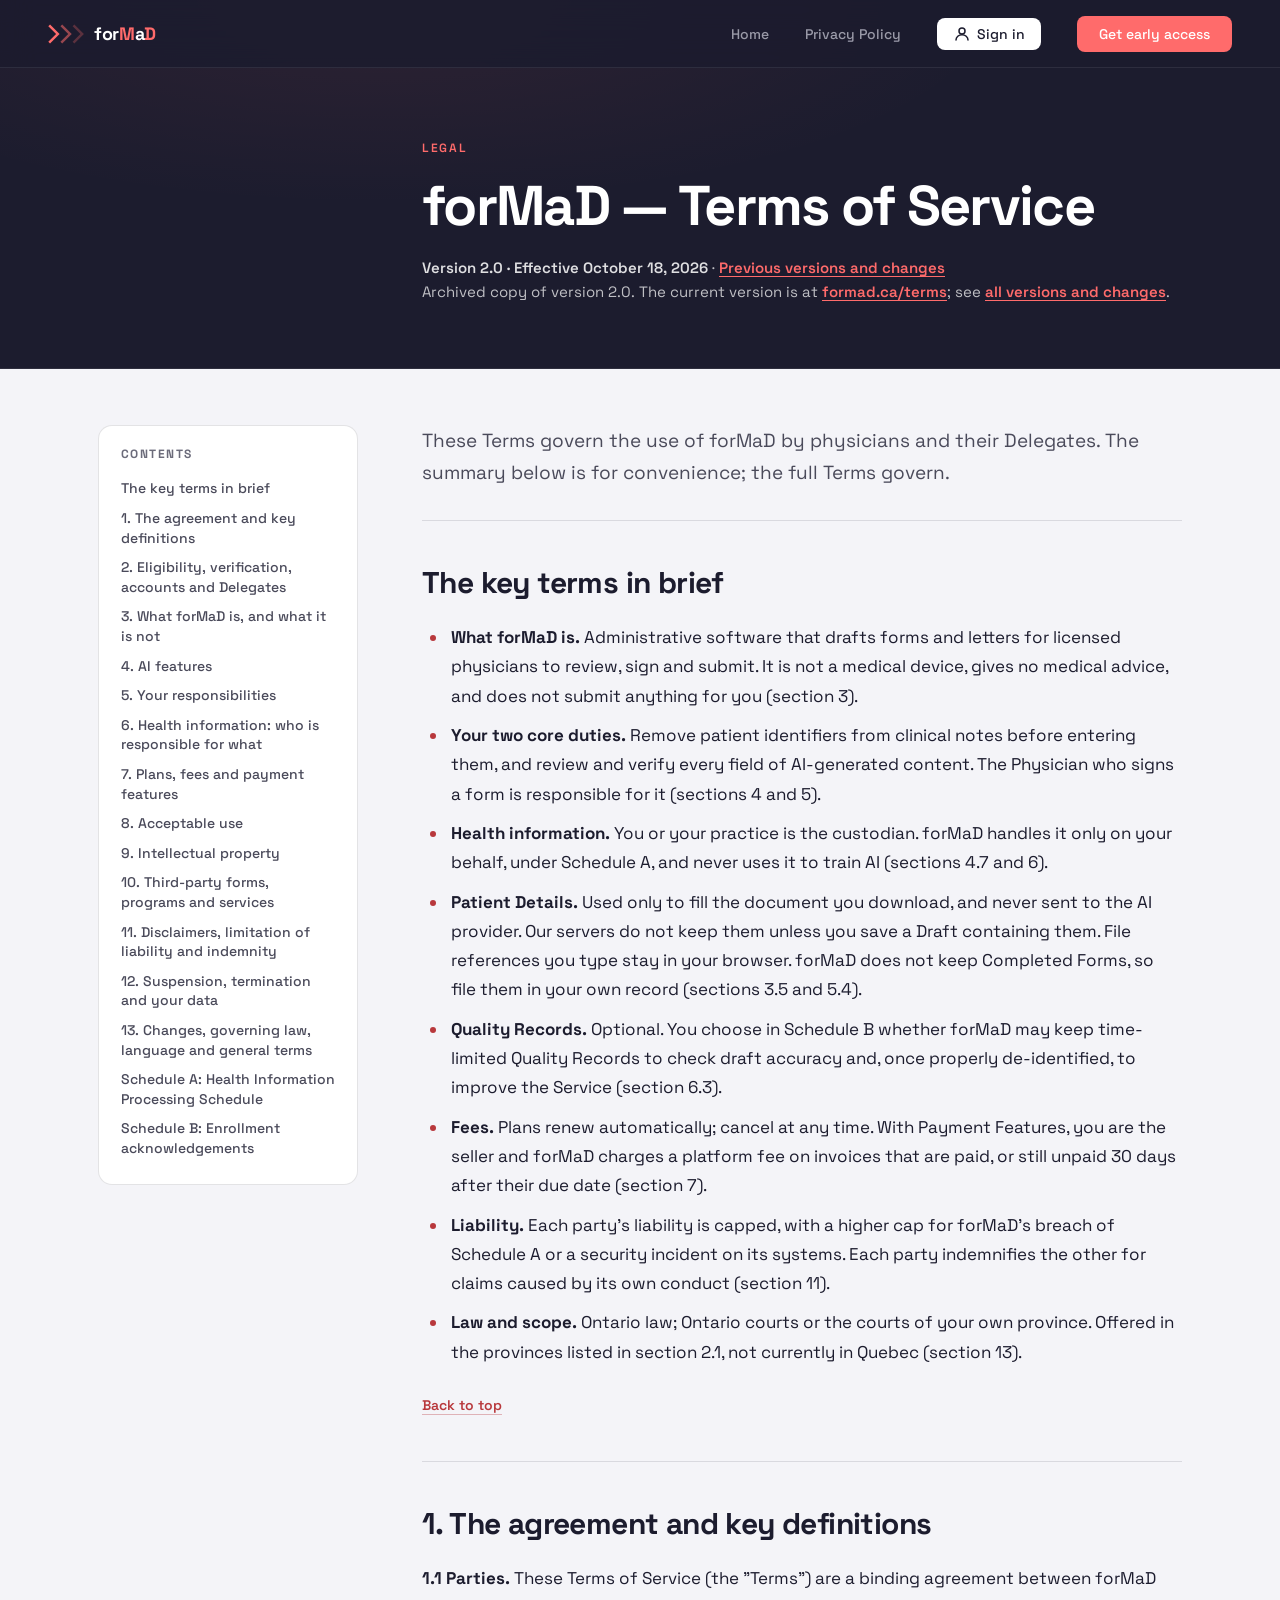
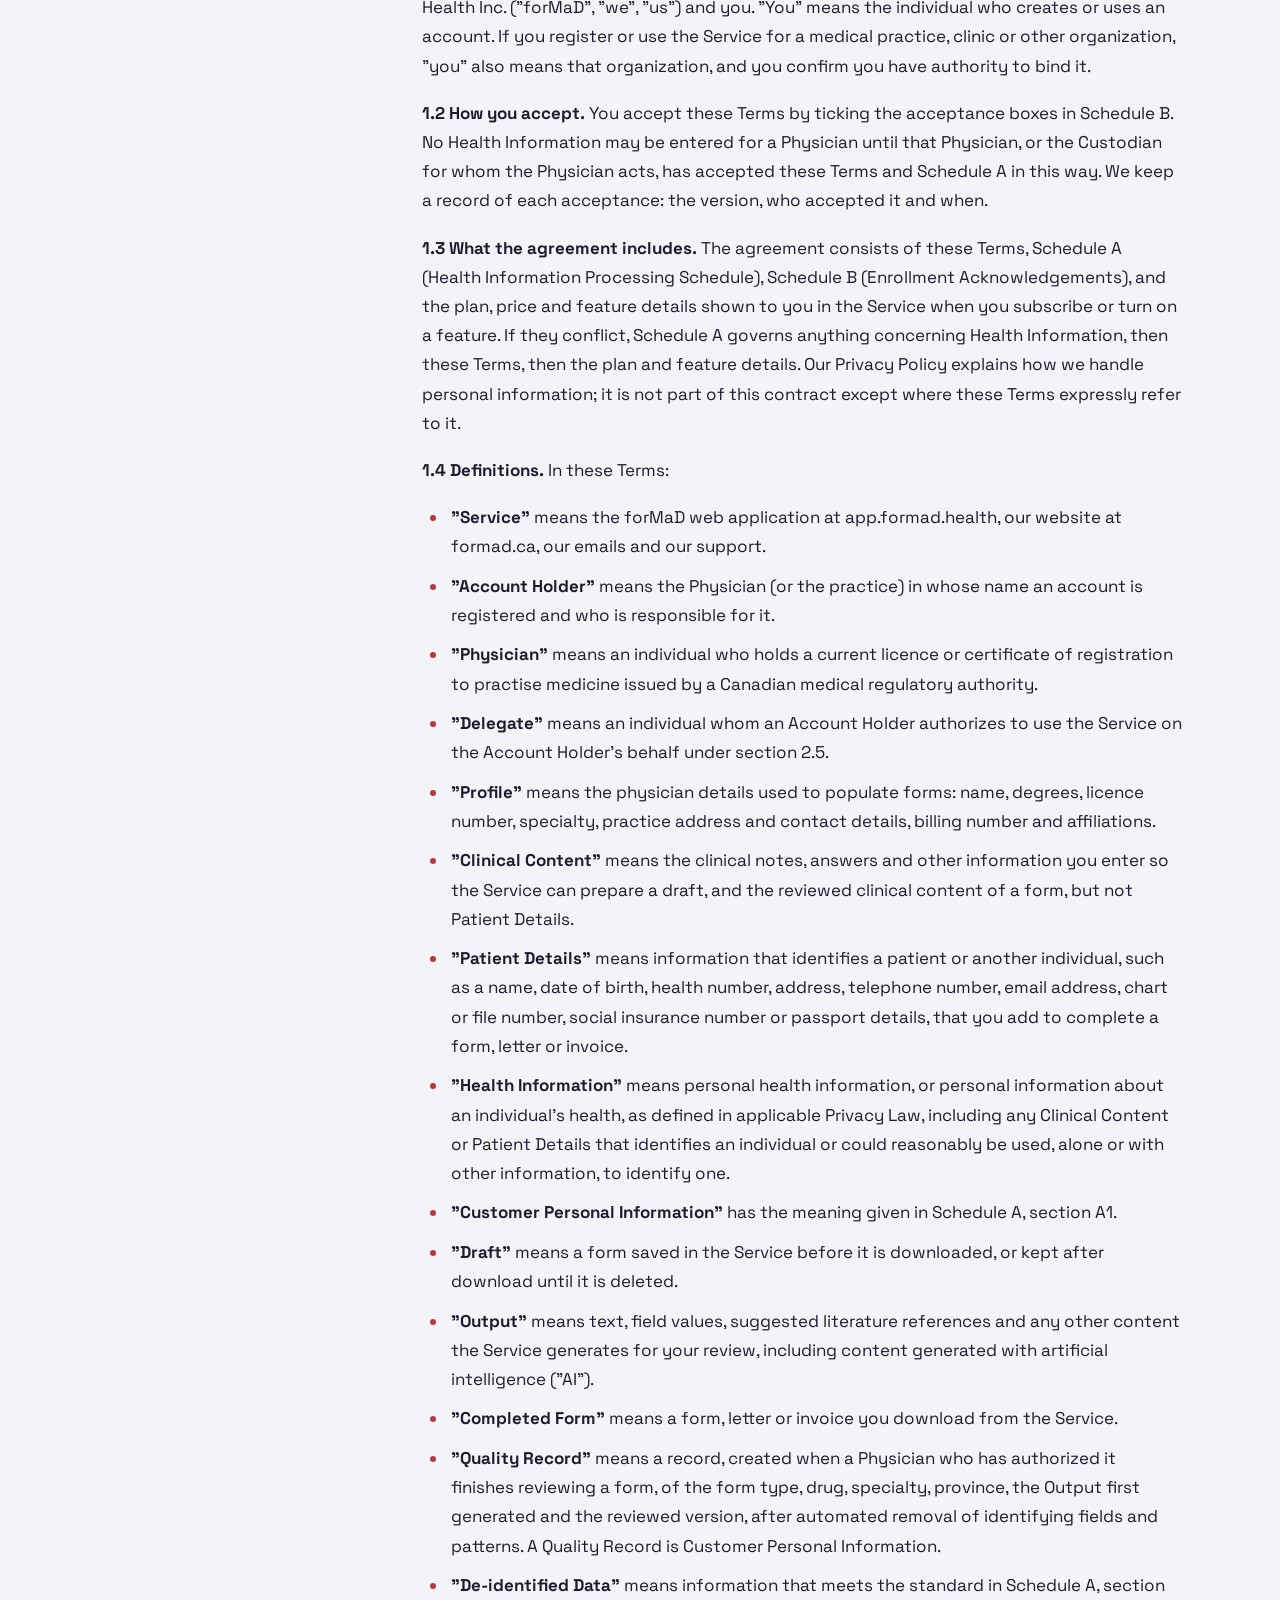
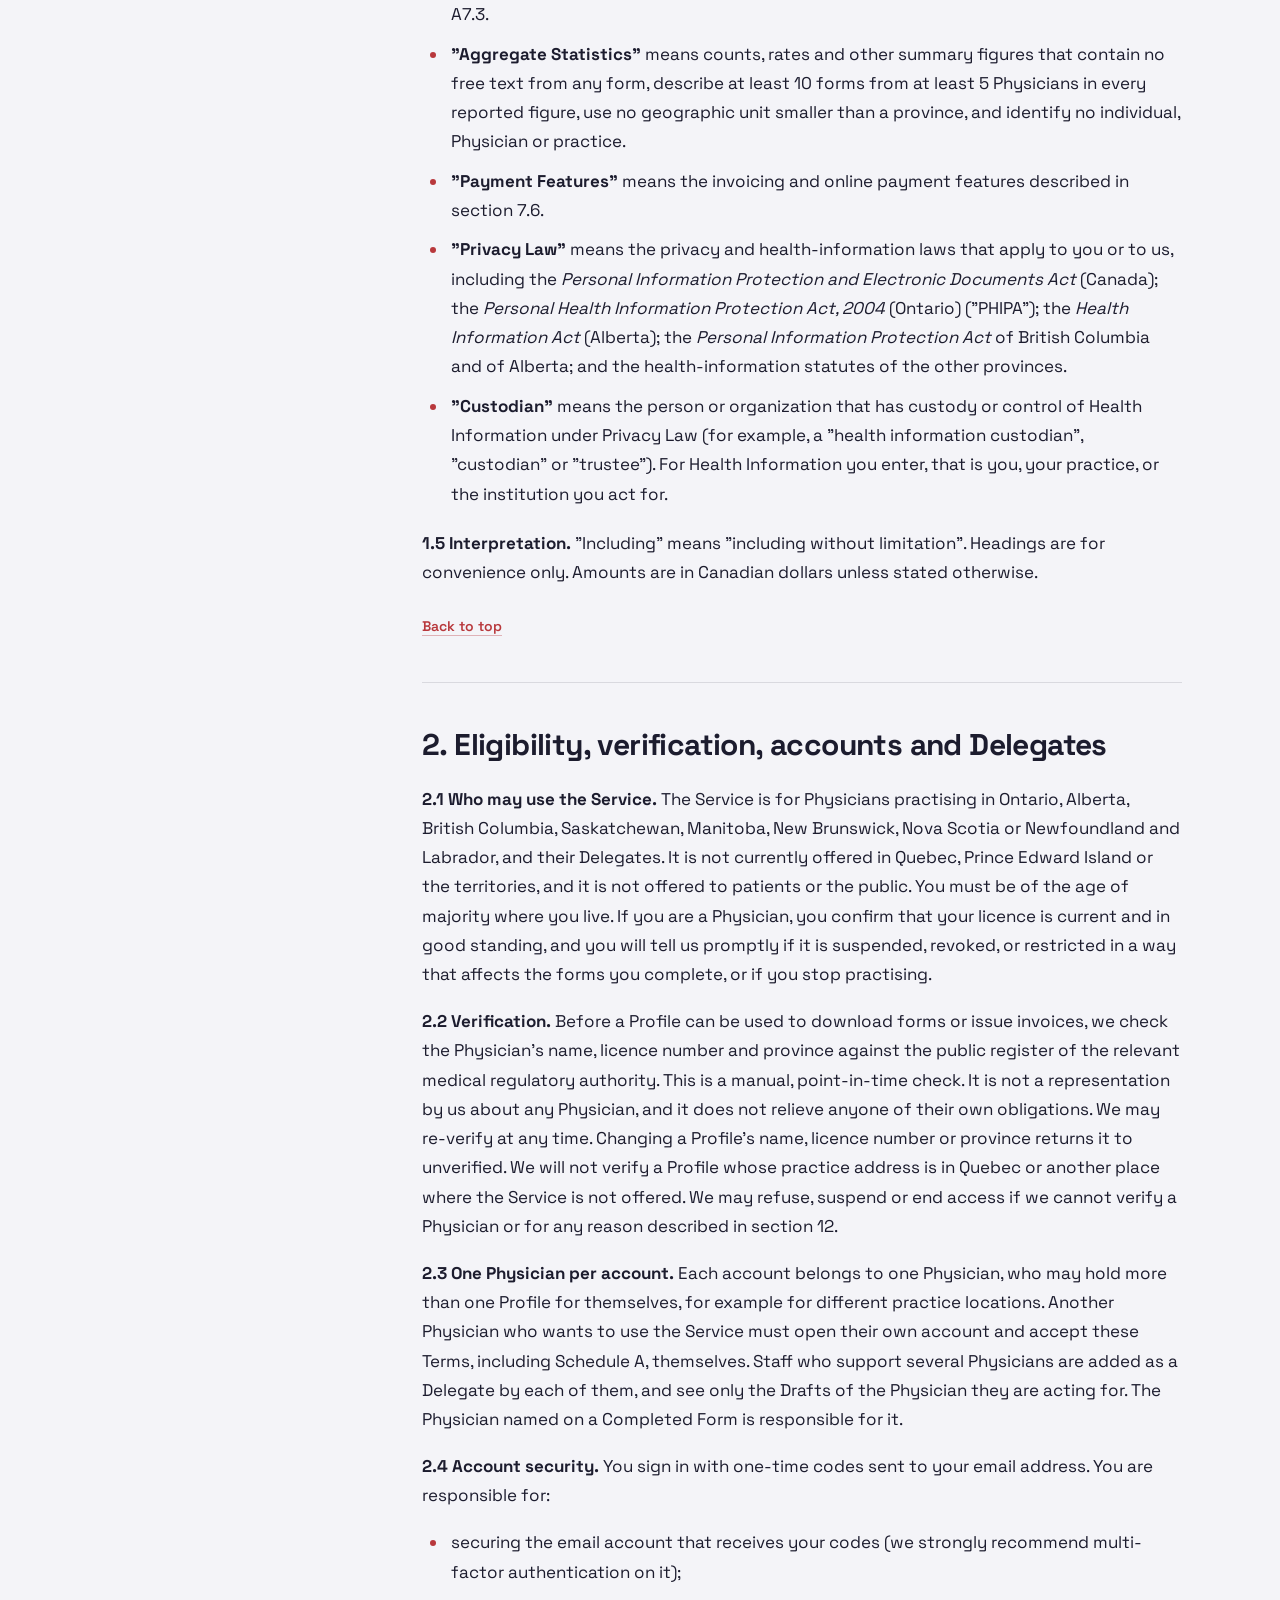
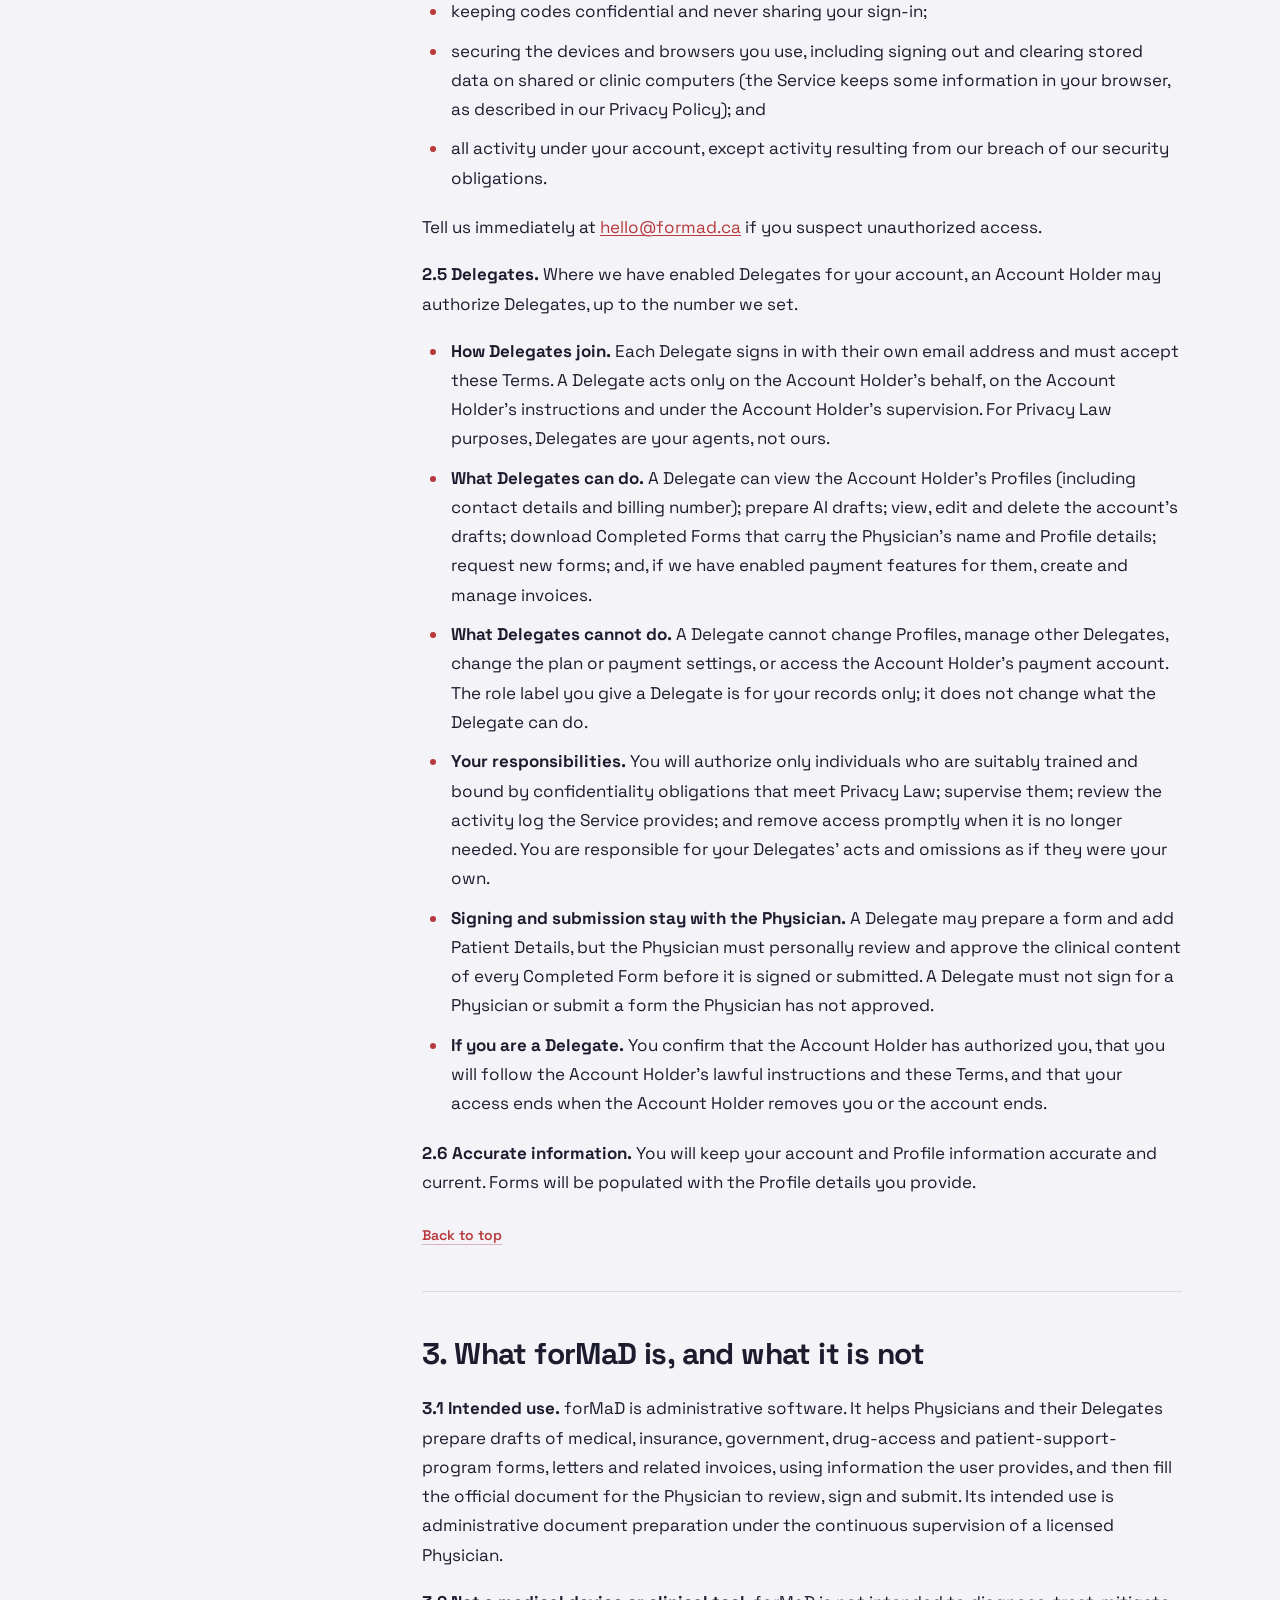
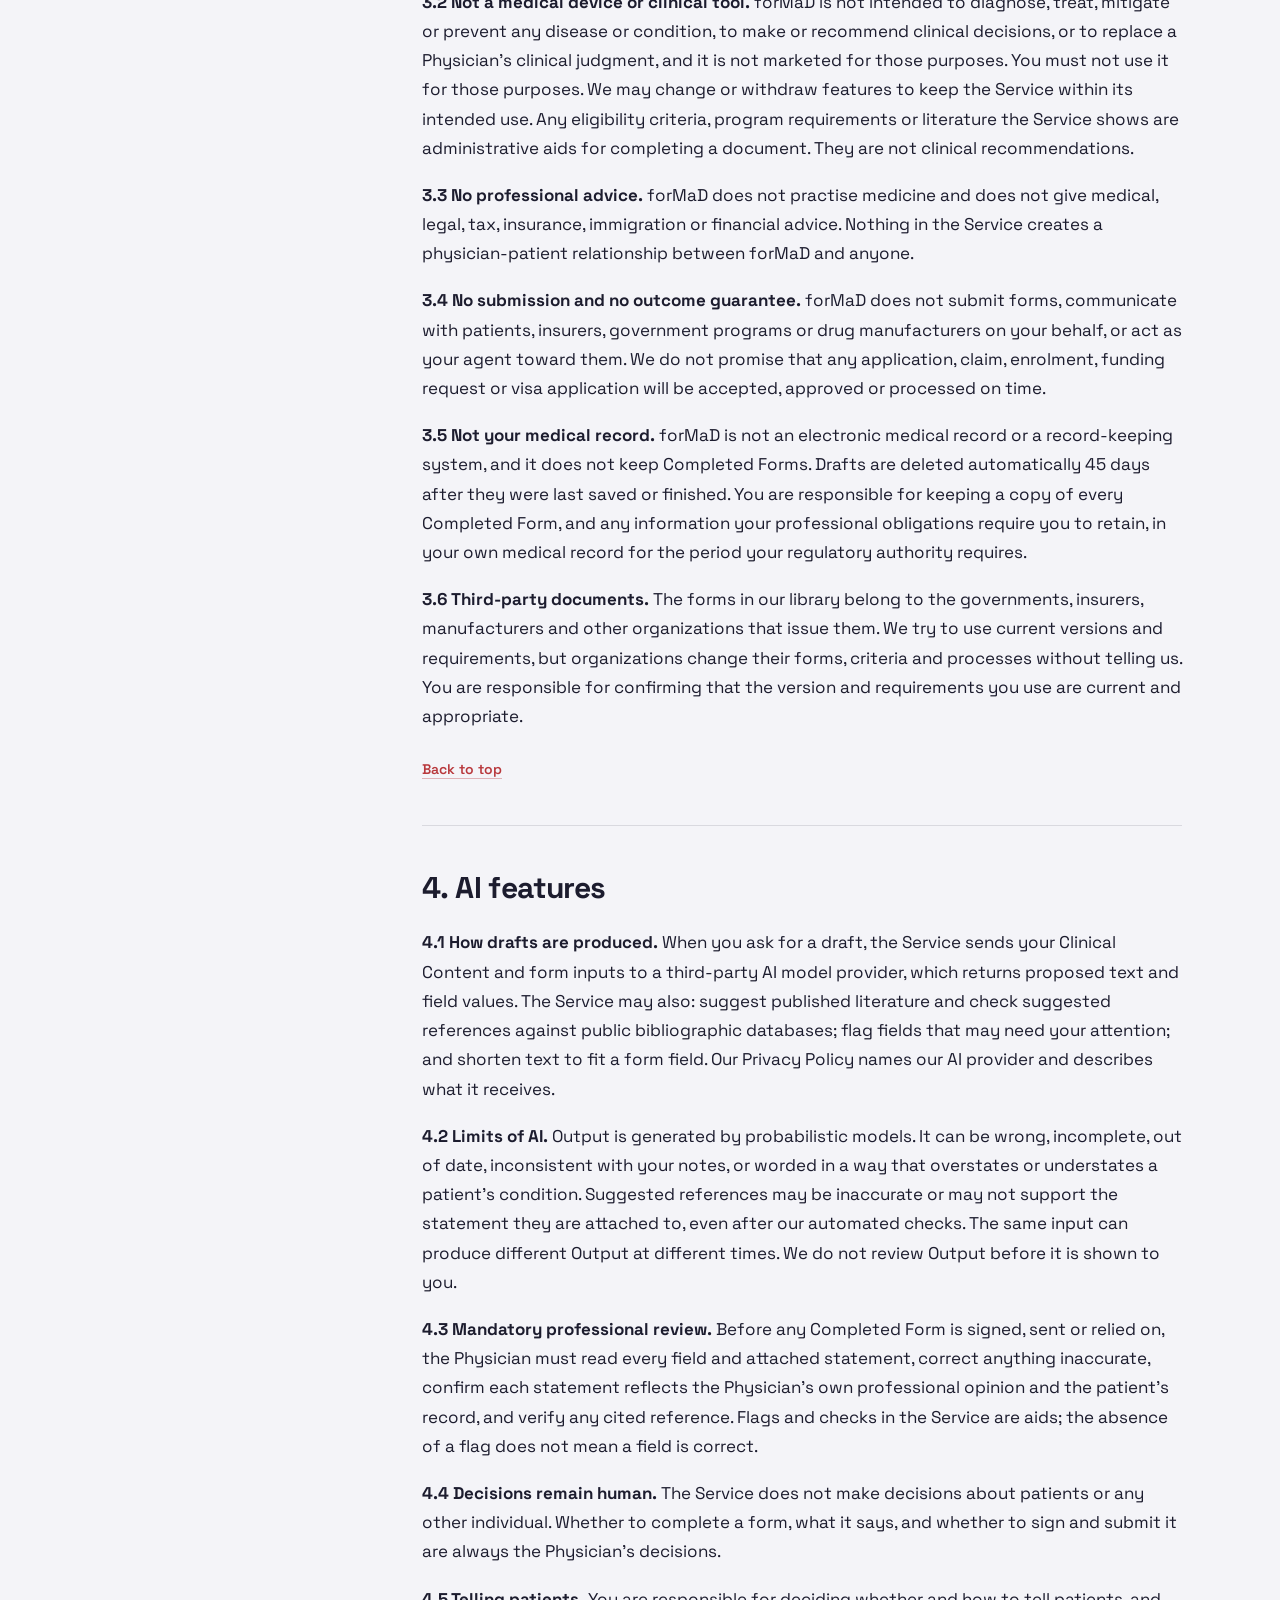
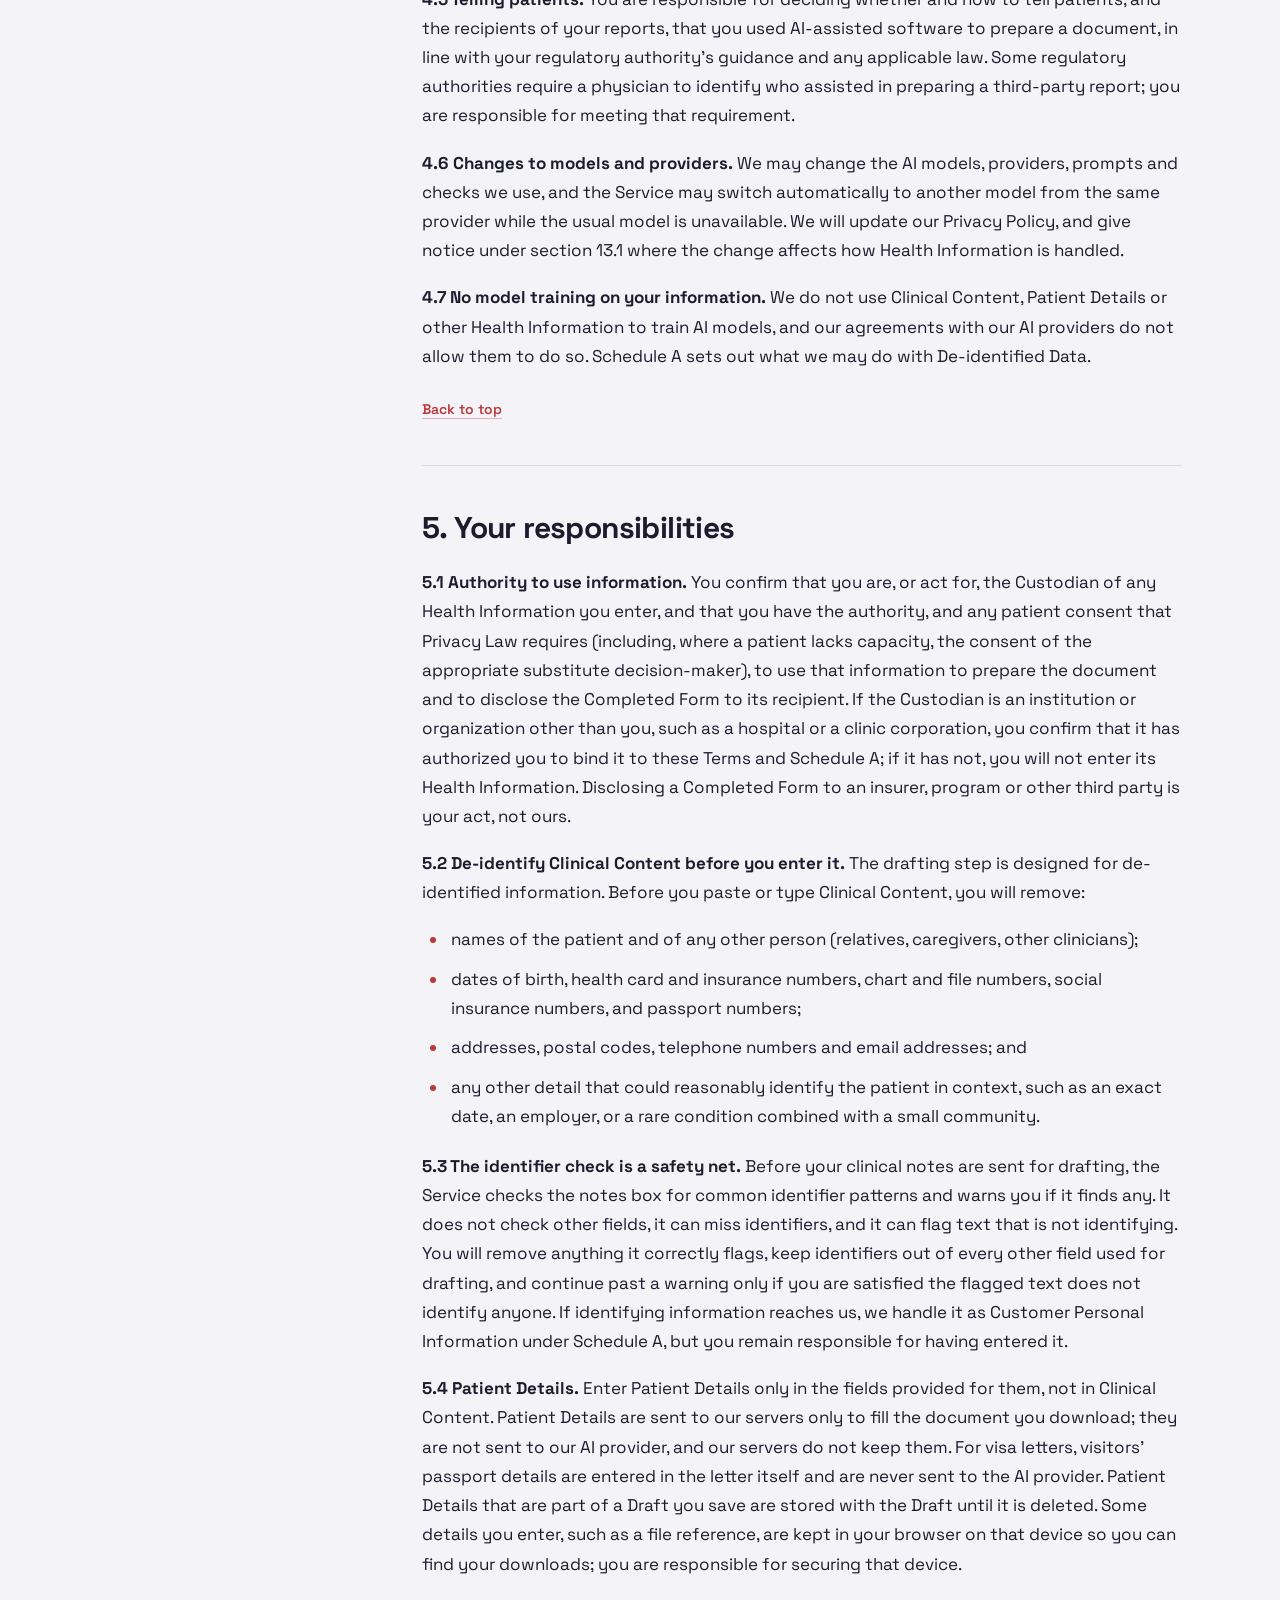
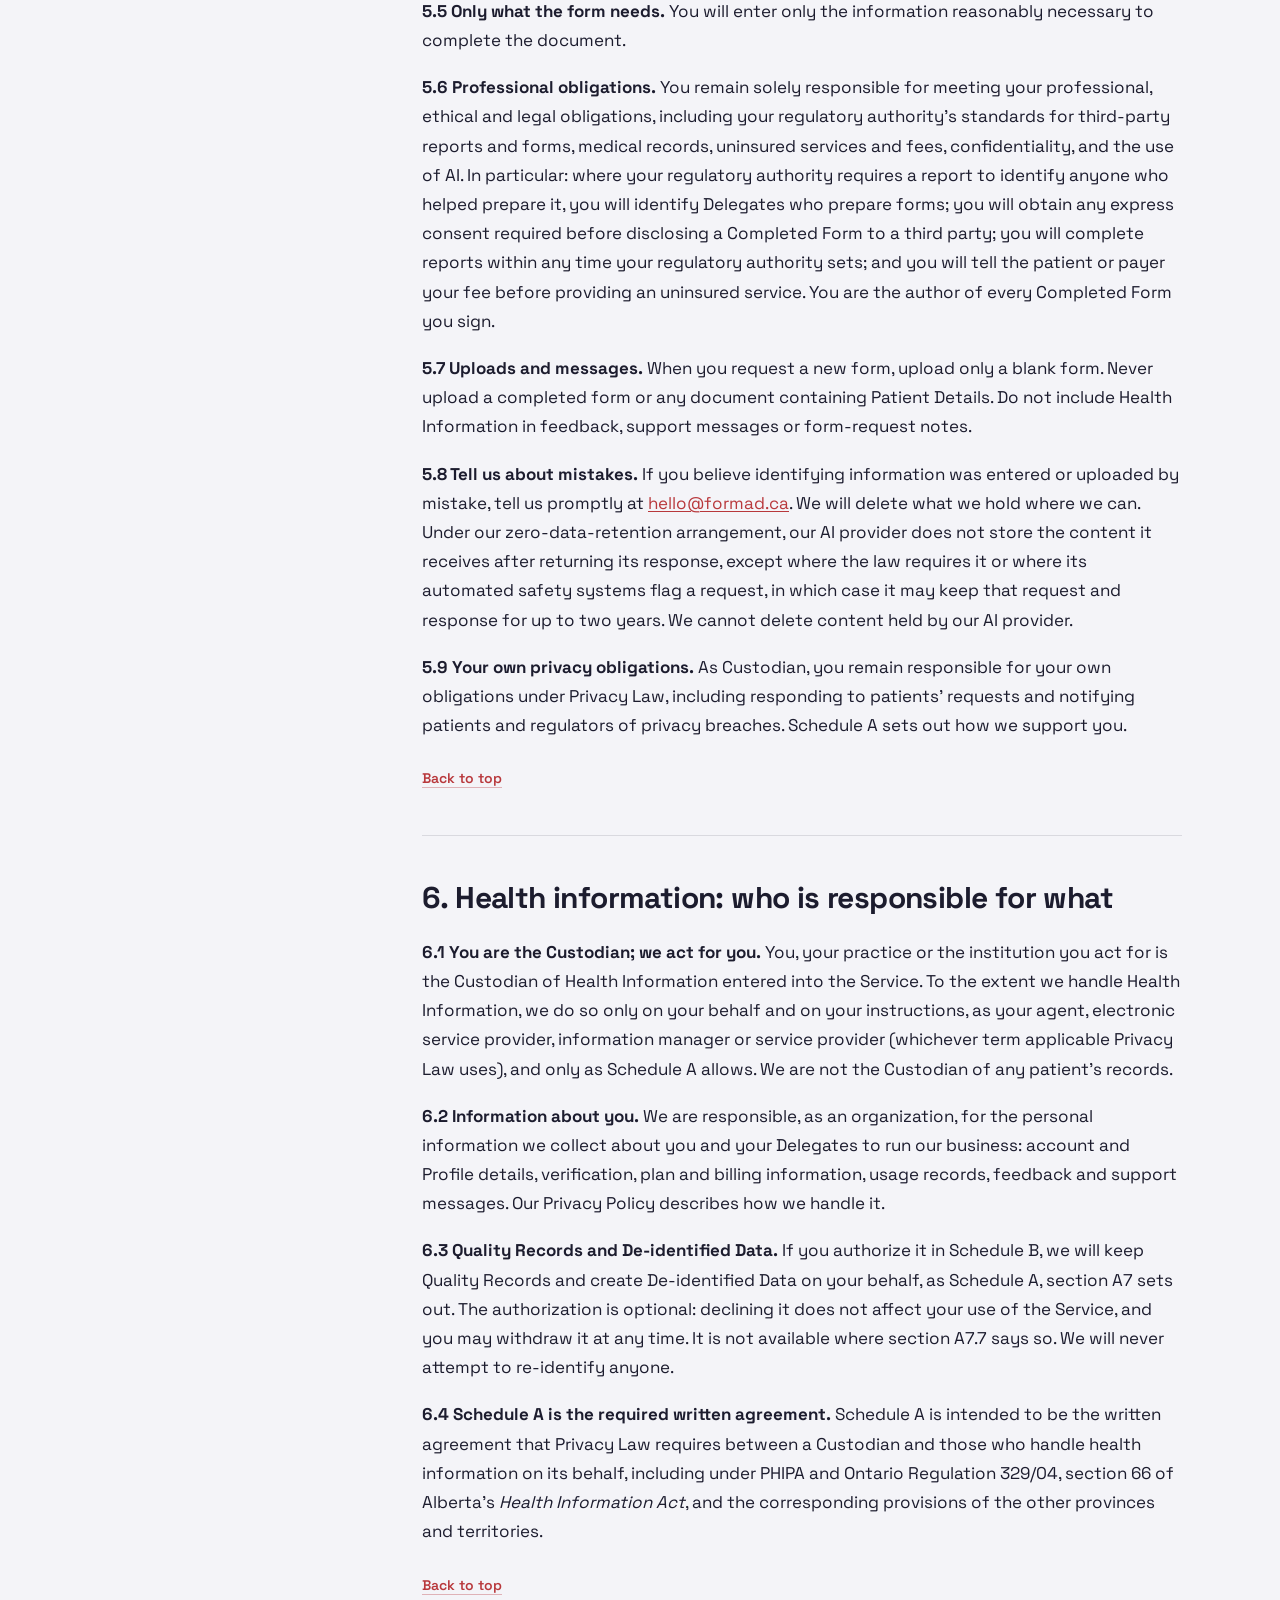
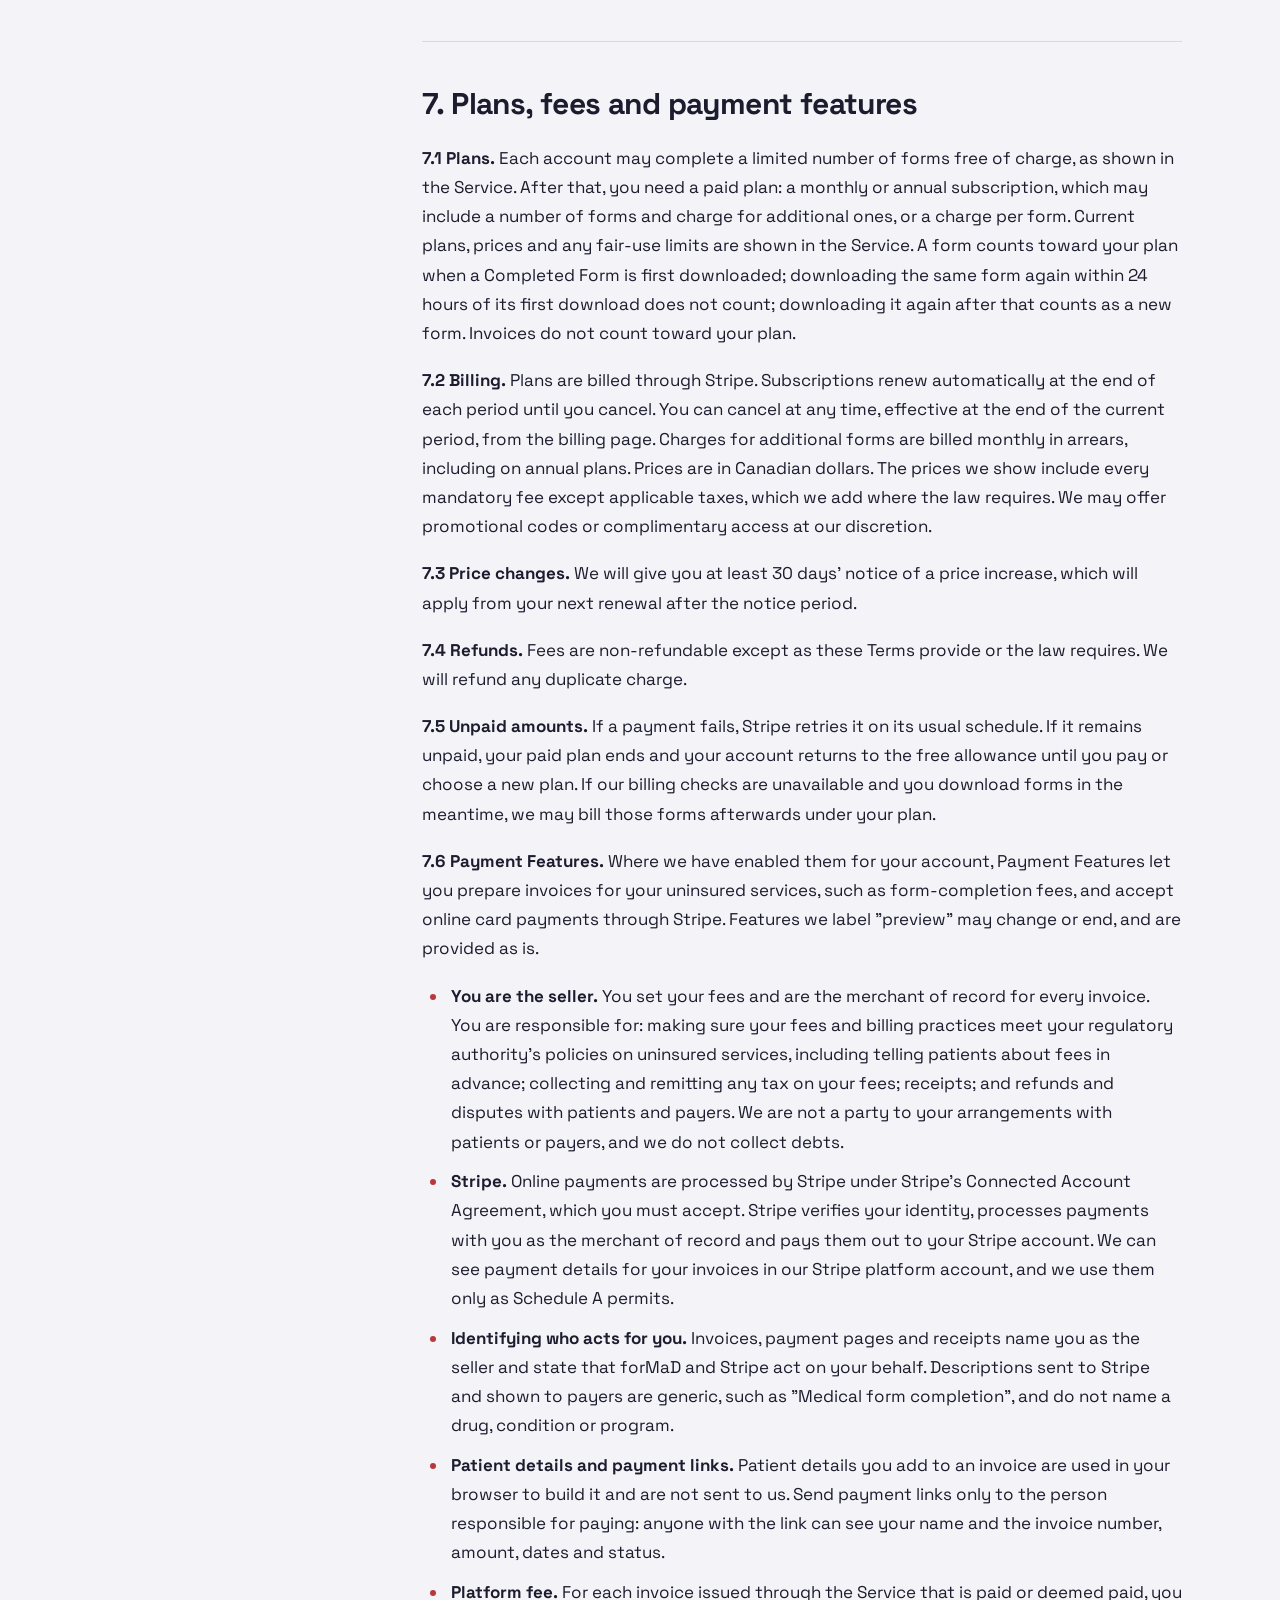
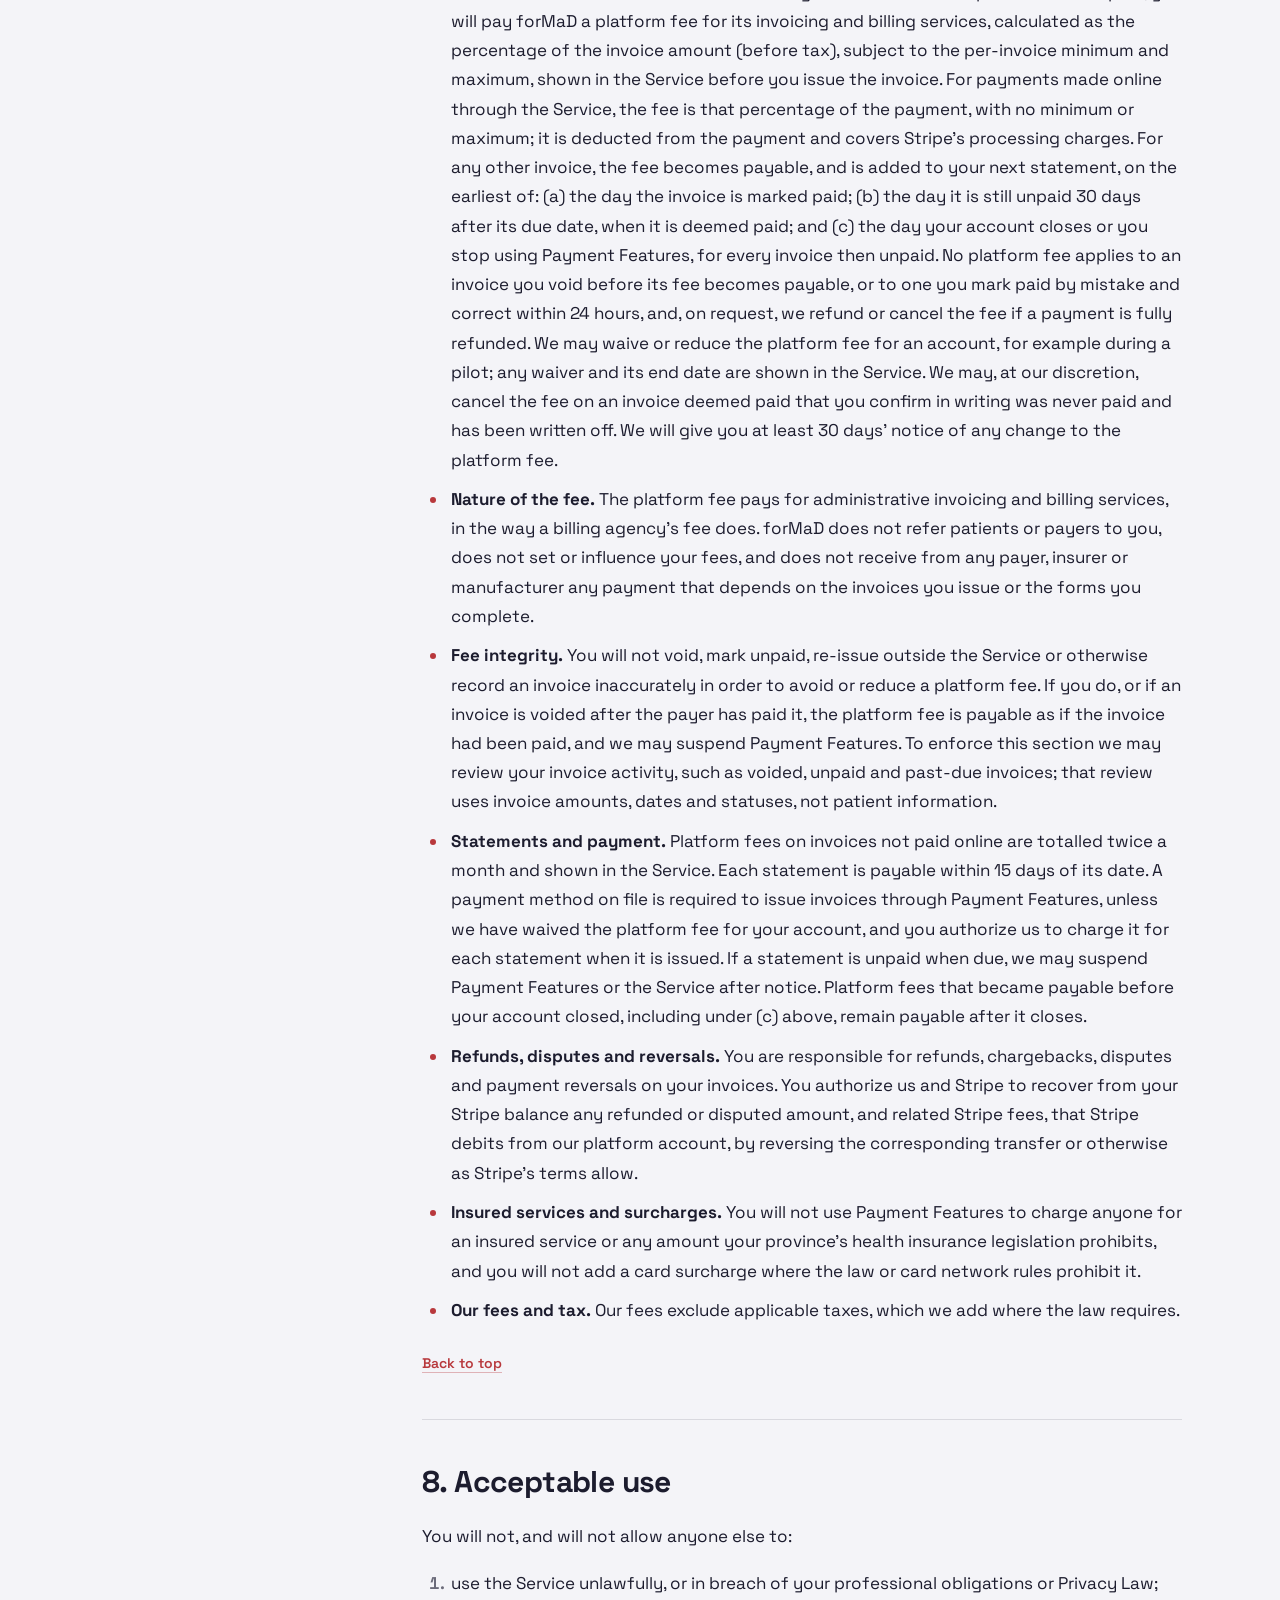
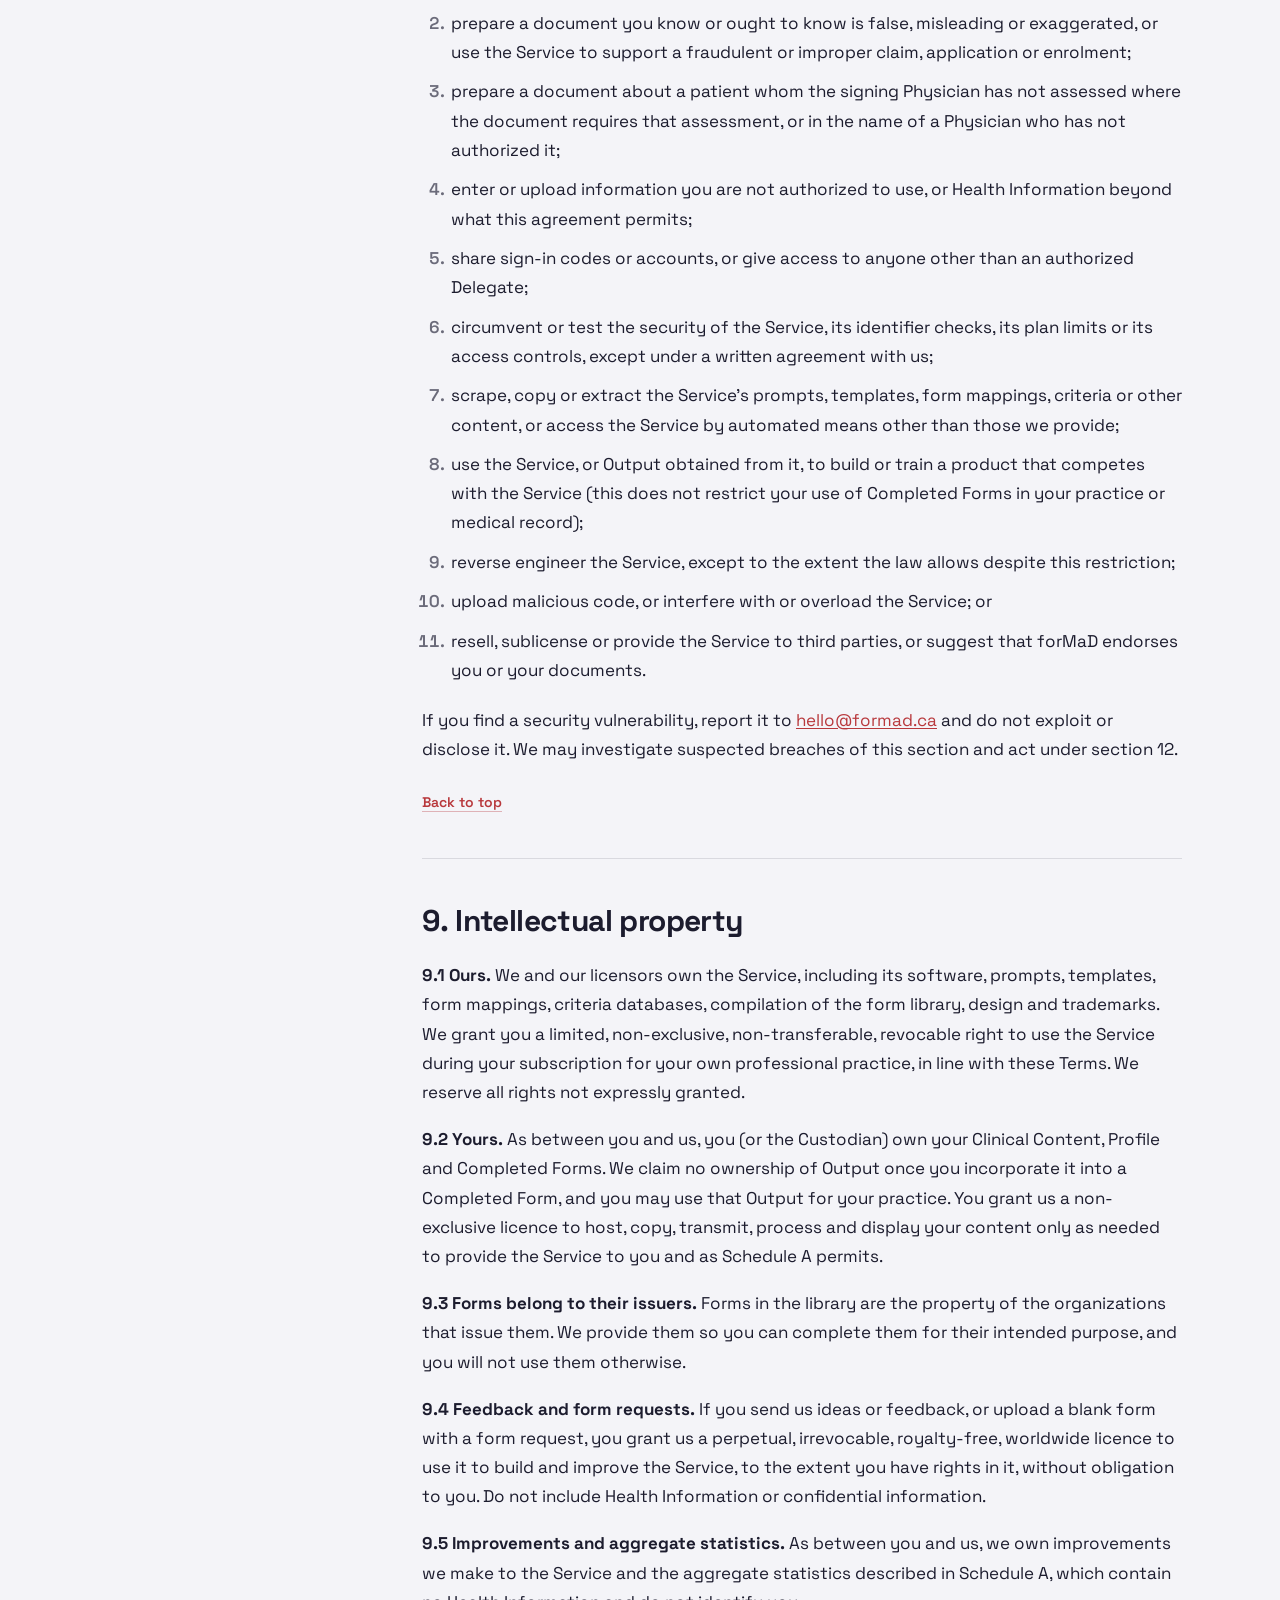
<file: legal/terms-2.0.html>
<!DOCTYPE html>
<html lang="en">
<head>
  <meta charset="UTF-8">
  <meta name="viewport" content="width=device-width, initial-scale=1.0">
  <title>Terms of Service — forMaD</title>
  <link rel="icon" type="image/svg+xml" href="data:image/svg+xml,%3Csvg%20xmlns%3D%22http%3A%2F%2Fwww.w3.org%2F2000%2Fsvg%22%20viewBox%3D%220%200%20100%20100%22%3E%3Crect%20width%3D%22100%22%20height%3D%22100%22%20rx%3D%2222%22%20fill%3D%22%231C1C2E%22%2F%3E%3Cg%20transform%3D%22translate%2822.9%2C50%29%20scale%280.62%29%22%3E%3Cpath%20d%3D%22M0%20-26%20L26%200%20L0%2026%20L-4.77%2021.23%20L16.47%200%20L-4.77%20-21.23%20Z%22%20fill%3D%22%23FF6B6B%22%2F%3E%3Cpath%20d%3D%22M33.09%20-26%20L59.09%200%20L33.09%2026%20L28.33%2021.23%20L49.56%200%20L28.33%20-21.23%20Z%22%20fill%3D%22%23FF6B6B%22%20opacity%3D%220.55%22%2F%3E%3Cpath%20d%3D%22M66.19%20-26%20L92.19%200%20L66.19%2026%20L61.42%2021.23%20L82.65%200%20L61.42%20-21.23%20Z%22%20fill%3D%22%23FF6B6B%22%20opacity%3D%220.28%22%2F%3E%3C%2Fg%3E%3C%2Fsvg%3E">
  <meta name="description" content="The forMaD Terms of Service: the agreement between forMaD Health Inc. and the Canadian physicians and delegates who use forMaD, including the Health Information Processing Schedule.">
  <link rel="canonical" href="https://formad.ca/legal/terms-2.0">
  <link rel="preload" href="/fonts/space-grotesk-latin.woff2" as="font" type="font/woff2" crossorigin>
  <link rel="stylesheet" href="/fonts/fonts.css">
  <style>
    *, *::before, *::after { box-sizing: border-box; margin: 0; padding: 0; }

    :root {
      --dark:   #1C1C2E;
      --coral:  #FF6B6B;
      --c55:    rgba(255,107,107,0.55);
      --c25:    rgba(255,107,107,0.25);
      --c10:    rgba(255,107,107,0.10);
      --white:  #FFFFFF;
      --off:    #F4F4F8;
      --muted:  #9A9AA8;
      --dim:    #6B6B7A;
      --border: rgba(255,255,255,0.08);
      --r:      14px;
      /* Legal pages only: darker coral for text links on light backgrounds (5.2:1 on --off) */
      --coral-ink: #B8383C;
      --ink-2:  #4A4A5A;
      --rule:   rgba(28,28,46,0.12);
      --todo:   #FFE600;
    }

    html { scroll-behavior: smooth; scroll-padding-top: 88px; }
    @media (prefers-reduced-motion: reduce) { html { scroll-behavior: auto; } }

    body {
      font-family: 'Space Grotesk', sans-serif;
      background: var(--dark);
      color: var(--white);
      -webkit-font-smoothing: antialiased;
      overflow-x: hidden;
    }

    /* forMaD wordmark: M and D coral. Only in nav, hero h1, footer. Body text: plain forMaD */
    em.wm {
      font-style: normal;
      color: var(--coral);
    }

    .skip {
      position: absolute; left: 12px; top: -60px; z-index: 200;
      background: var(--coral); color: var(--dark); font-weight: 700;
      padding: 10px 16px; border-radius: 8px; text-decoration: none;
    }
    .skip:focus { top: 12px; }

    /* ── NAV (from index.html) ───────────────────────────────────────── */
    nav.site-nav {
      position: fixed; top: 0; left: 0; right: 0; z-index: 100;
      display: flex; align-items: center; justify-content: space-between;
      padding: 0 48px; height: 68px;
      background: rgba(28,28,46,0.88);
      backdrop-filter: blur(16px);
      border-bottom: 1px solid var(--border);
    }

    .nav-logo { display: flex; align-items: center; gap: 10px; text-decoration: none; }

    .nav-wordmark {
      font-size: 18px; font-weight: 700; letter-spacing: -0.02em; color: var(--white);
    }

    .nav-links { display: flex; align-items: center; gap: 36px; }
    .nav-links a {
      font-size: 14px; font-weight: 500; color: var(--muted);
      text-decoration: none; transition: color 0.2s;
    }
    .nav-links a:hover { color: var(--white); }
    .nav-links a[aria-current="page"] { color: var(--white); }

    .nav-cta {
      background: var(--coral); color: var(--white);
      padding: 9px 22px; border-radius: 8px;
      font-size: 14px; font-weight: 600;
      text-decoration: none; transition: opacity 0.2s;
    }
    .nav-links a.nav-cta { color: var(--white); }
    .nav-cta:hover { opacity: 0.88; color: var(--white); }

    .nav-portal {
      display: flex; align-items: center; gap: 6px;
      color: var(--dark); text-decoration: none;
      font-size: 13px; font-weight: 600;
      padding: 7px 16px; border-radius: 8px;
      background: var(--white);
      transition: all 0.2s;
    }
    .nav-links a.nav-portal { color: var(--dark); }
    .nav-portal:hover { background: #f0f0f0; }
    .nav-portal svg { flex-shrink: 0; stroke: var(--dark); }

    .nav-home {
      display: none;
      font-size: 14px; font-weight: 600; color: var(--off);
      text-decoration: none; padding: 8px 2px;
    }
    .nav-home:hover { color: var(--coral); }

    .eyebrow {
      font-size: 12px; font-weight: 600; letter-spacing: 0.14em;
      text-transform: uppercase; color: var(--coral);
      margin-bottom: 20px; display: block;
    }

    /* ── DOCUMENT HEADER ─────────────────────────────────────────────── */
    .doc-head {
      position: relative; overflow: hidden;
      padding: 140px 48px 64px;
      background: var(--dark);
      border-bottom: 1px solid var(--border);
    }
    .doc-head::before {
      content: '';
      position: absolute; inset: 0;
      background: radial-gradient(ellipse 70% 80% at 30% 0%, rgba(255,107,107,0.08) 0%, transparent 70%);
      pointer-events: none;
    }
    .doc-head-inner { position: relative; max-width: 760px; margin: 0 auto; }
    .doc-h1 {
      font-size: clamp(34px, 5vw, 56px);
      font-weight: 700; line-height: 1.08;
      letter-spacing: -0.03em; color: var(--white);
      margin-bottom: 20px;
    }
    .doc-meta { font-size: 15px; line-height: 1.6; color: rgba(255,255,255,0.72); }
    .doc-meta strong { font-weight: 600; color: rgba(255,255,255,0.86); }
    .doc-meta a { color: var(--coral); font-weight: 600; text-underline-offset: 3px; }
    .doc-meta a:hover { color: #fff; }

    /* ── DOCUMENT BODY ───────────────────────────────────────────────── */
    .doc { background: var(--off); color: var(--dark); padding: 56px 48px 96px; }
    .doc-grid { max-width: 760px; margin: 0 auto; }

    .toc {
      background: var(--white);
      border: 1px solid var(--rule);
      border-radius: var(--r);
      padding: 22px 24px;
      margin-bottom: 48px;
    }
    .toc-title {
      font-size: 12px; font-weight: 700; letter-spacing: 0.12em;
      text-transform: uppercase; color: var(--dim); margin-bottom: 12px;
    }
    .toc ol { list-style: none; }
    .toc li { break-inside: avoid; }
    .toc a {
      display: block; padding: 5px 0;
      font-size: 14px; font-weight: 500; line-height: 1.4;
      color: var(--ink-2); text-decoration: none;
      border-left: 2px solid transparent; padding-left: 10px; margin-left: -12px;
    }
    .toc a:hover, .toc a:focus-visible { color: var(--coral-ink); border-left-color: var(--coral); }
    @media (min-width: 640px) and (max-width: 1179px) {
      .toc ol { column-count: 2; column-gap: 32px; }
    }
    @media (min-width: 1180px) {
      .doc-head-inner { max-width: 1084px; padding-left: 324px; }
      .doc-grid {
        max-width: 1084px;
        display: grid; grid-template-columns: 260px minmax(0, 760px);
        gap: 64px; align-items: start;
      }
      .toc {
        position: sticky; top: 92px;
        max-height: calc(100vh - 116px); overflow-y: auto;
        margin-bottom: 0; padding: 20px 22px;
      }
    }

    .doc-body {
      font-size: 17px; line-height: 1.72; color: var(--dark);
      overflow-wrap: break-word; min-width: 0;
    }
    .doc-body .lede { font-size: 19px; line-height: 1.65; color: var(--ink-2); margin-bottom: 8px; }
    .doc-sec { padding-top: 44px; margin-top: 44px; border-top: 1px solid var(--rule); }
    .doc-intro + .doc-sec, .doc-body > .doc-sec:first-child { margin-top: 32px; }
    .doc-body > .doc-sec:first-child { padding-top: 0; border-top: none; margin-top: 0; }
    .doc-body h2 {
      font-size: clamp(24px, 3vw, 30px); font-weight: 700;
      line-height: 1.2; letter-spacing: -0.02em;
      margin-bottom: 22px; color: var(--dark);
    }
    .doc-body h3 {
      font-size: 20px; font-weight: 700; line-height: 1.3;
      letter-spacing: -0.01em; margin: 34px 0 14px; color: var(--dark);
    }
    .doc-body p { margin-bottom: 1.05em; }
    .doc-body strong { font-weight: 700; color: var(--dark); }
    .doc-body em { font-style: italic; }
    .doc-body ul, .doc-body ol { margin: 0 0 1.2em; padding-left: 1.5em; }
    .doc-body li { margin-bottom: 0.6em; padding-left: 0.2em; }
    .doc-body li > ul, .doc-body li > ol { margin-top: 0.6em; }
    .doc-body ul > li::marker { color: var(--coral-ink); }
    .doc-body ol > li::marker { color: var(--dim); font-weight: 600; }
    .doc-body [id] { scroll-margin-top: 88px; }
    .doc-body li > p { margin-bottom: 0.45em; }
    .doc-body li > p:last-child { margin-bottom: 0; }
    .doc-body a { color: var(--coral-ink); text-decoration: underline; text-underline-offset: 2px; text-decoration-thickness: 1px; }
    .doc-body a:hover { text-decoration-thickness: 2px; }
    .doc-body .to-top a { text-decoration: none; }

    .doc-body ul.checklist { list-style: none; padding-left: 0; }
    .doc-body ul.checklist li { display: flex; gap: 12px; align-items: flex-start; padding-left: 0; }
    .doc-body .box { flex: none; font-size: 1.25em; line-height: 1.3; color: var(--dark); }

    mark.todo {
      background: var(--todo); color: var(--dark);
      font-weight: 700; padding: 1px 4px; border-radius: 3px;
      box-shadow: 0 0 0 2px #F5B800;
      -webkit-box-decoration-break: clone; box-decoration-break: clone;
    }

    .table-wrap {
      overflow-x: auto; -webkit-overflow-scrolling: touch;
      margin: 0 0 1.6em; background: var(--white);
      border: 1px solid var(--rule); border-radius: 12px;
    }
    .table-wrap:focus-visible { outline: 2px solid var(--coral-ink); outline-offset: 2px; }
    .scroll-hint { display: none; margin: 0 0 6px !important; font-size: 12.5px; font-weight: 600; color: var(--dim); text-align: right; }
    @media (max-width: 860px) { .scroll-hint.c4 { display: block; } }
    @media (max-width: 680px) { .scroll-hint.c3 { display: block; } }
    .doc-body table { border-collapse: collapse; width: 100%; font-size: 15px; line-height: 1.55; }
    .doc-body table.cols-3 { min-width: 600px; }
    .doc-body table.cols-4 { min-width: 760px; }
    .doc-body th, .doc-body td { text-align: left; vertical-align: top; padding: 12px 14px; border-bottom: 1px solid rgba(28,28,46,0.09); }
    .doc-body th {
      background: #EEEEF3; color: var(--dark);
      font-size: 12px; font-weight: 700; letter-spacing: 0.08em; text-transform: uppercase;
    }
    .doc-body tbody tr:last-child td { border-bottom: none; }
    .doc-body td:first-child { font-weight: 600; }
    .doc-body table.cols-4 td:first-child { min-width: 150px; }

    .to-top { margin-top: 26px; margin-bottom: 0 !important; font-size: 14px; }
    .to-top a { color: var(--coral-ink); font-weight: 600; text-decoration: none; border-bottom: 1px solid rgba(184,56,60,0.35); }
    .to-top a:hover { border-bottom-color: var(--coral-ink); }

    /* ── DATA-FLOW FIGURE (privacy section 4) ────────────────────────── */
    .flow-fig {
      margin: 28px 0 30px; padding: 22px;
      background: var(--white); border: 1px solid var(--rule); border-radius: var(--r);
    }
    .flow-title { font-size: 16px !important; font-weight: 700; line-height: 1.4; margin-bottom: 18px !important; }
    .flow, .flow ol { list-style: none; margin: 0 !important; padding: 0 !important; }
    .flow li { margin: 0; padding: 0; }
    .flow li::marker { content: none; }
    .stage + .stage { margin-top: 12px !important; }
    .stage-link {
      display: flex; align-items: center; gap: 8px;
      font-size: 13px !important; font-weight: 600; color: var(--dim);
      margin: 0 0 10px !important; line-height: 1.4;
    }
    .stage-link .ar { color: var(--coral-ink); font-size: 17px; line-height: 1; }
    .steps { display: grid; grid-template-columns: repeat(3, minmax(0, 1fr)); gap: 26px; }
    .stage-review .steps { grid-template-columns: minmax(0, 1fr) minmax(0, 2fr); }
    .flow .step {
      position: relative;
      background: var(--off); border: 1px solid rgba(28,28,46,0.14); border-radius: 10px;
      padding: 10px 12px 12px; font-size: 13.5px; line-height: 1.45;
    }
    .step strong { display: block; font-size: 14.5px; line-height: 1.3; margin-bottom: 3px; padding-right: 18px; }
    .step .note { display: block; color: var(--ink-2); }
    .step .n {
      position: absolute; top: 9px; right: 10px;
      font-size: 11px; font-weight: 700; color: var(--dim);
    }
    .place {
      display: inline-block; margin-bottom: 7px; margin-right: 18px;
      font-size: 11.5px; font-weight: 700; letter-spacing: 0.01em;
      padding: 2px 8px; border-radius: 5px; line-height: 1.5;
    }
    .dev .place { background: var(--dark); color: var(--white); }
    .srv .place { background: var(--coral); color: var(--dark); }
    .step.ai { background: var(--dark); border-color: var(--dark); color: var(--white); }
    .step.ai strong { color: var(--white); }
    .step.ai .note { color: rgba(255,255,255,0.78); }
    .step.ai .n { color: rgba(255,255,255,0.7); }
    .ai .place { background: rgba(255,255,255,0.16); color: var(--white); }
    .step.hi { background: #FFF1F1; border: 2px solid var(--coral); }
    .flow .db-group {
      border: 1.5px dashed rgba(184,56,60,0.55); border-radius: 12px;
      padding: 10px 10px 10px;
    }
    .db-group > .place { color: var(--coral-ink); border: 1px solid rgba(184,56,60,0.45); background: transparent; }
    .db-group ol { display: grid; grid-template-columns: repeat(2, minmax(0, 1fr)); gap: 10px; }
    .arr {
      position: absolute; top: 50%; right: -26px;
      width: 26px; height: 12px; margin-top: -6px;
      background: url("data:image/svg+xml,%3Csvg xmlns='http://www.w3.org/2000/svg' viewBox='0 0 26 12'%3E%3Cpath d='M2 6H18' stroke='%23B8383C' stroke-width='2'/%3E%3Cpath d='M17 1L25 6L17 11Z' fill='%23B8383C'/%3E%3C/svg%3E") center / 100% 100% no-repeat;
    }
    .arr.dash { background-image: url("data:image/svg+xml,%3Csvg xmlns='http://www.w3.org/2000/svg' viewBox='0 0 26 12'%3E%3Cpath d='M2 6H18' stroke='%23B8383C' stroke-width='2' stroke-dasharray='3 2.5'/%3E%3Cpath d='M17 1L25 6L17 11Z' fill='%23B8383C'/%3E%3C/svg%3E"); }
    .flow-fig figcaption {
      margin-top: 16px; text-align: center;
      font-size: 13px; color: var(--dim); line-height: 1.5;
    }
    @media (max-width: 640px) {
      .flow-fig { padding: 16px; }
      .steps, .stage-review .steps { grid-template-columns: minmax(0, 1fr); }
      .arr {
        top: auto; right: auto; bottom: -26px; left: 50%;
        width: 12px; height: 26px; margin: 0 0 0 -6px;
        background-image: url("data:image/svg+xml,%3Csvg xmlns='http://www.w3.org/2000/svg' viewBox='0 0 12 26'%3E%3Cpath d='M6 2V18' stroke='%23B8383C' stroke-width='2'/%3E%3Cpath d='M1 17L6 25L11 17Z' fill='%23B8383C'/%3E%3C/svg%3E");
      }
      .arr.dash { background-image: url("data:image/svg+xml,%3Csvg xmlns='http://www.w3.org/2000/svg' viewBox='0 0 12 26'%3E%3Cpath d='M6 2V18' stroke='%23B8383C' stroke-width='2' stroke-dasharray='3 2.5'/%3E%3Cpath d='M1 17L6 25L11 17Z' fill='%23B8383C'/%3E%3C/svg%3E"); }
    }
    @media (max-width: 520px) {
      .db-group ol { grid-template-columns: minmax(0, 1fr); }
    }

    /* ── FOOTER (from index.html) ────────────────────────────────────── */
    footer {
      background: #131320;
      padding: 48px 48px 36px;
      border-top: 1px solid var(--border);
    }

    .footer-top {
      display: flex; align-items: flex-start;
      justify-content: space-between; margin-bottom: 40px;
      flex-wrap: wrap; gap: 32px;
    }

    .footer-brand { max-width: 300px; }

    .footer-logo { display: flex; align-items: center; gap: 10px; margin-bottom: 14px; }

    .footer-wm { font-size: 20px; font-weight: 700; letter-spacing: -0.02em; color: var(--white); }

    .footer-tag { font-size: 14px; color: var(--muted); line-height: 1.65; }

    .footer-cols { display: flex; gap: 48px; flex-wrap: wrap; }

    .footer-col h2 {
      font-size: 12px; font-weight: 700; letter-spacing: 0.12em;
      text-transform: uppercase; color: var(--muted); margin-bottom: 16px;
    }

    .footer-col a {
      display: block; font-size: 14px; color: rgba(255,255,255,0.62);
      text-decoration: none; margin-bottom: 10px; transition: color 0.2s;
    }
    .footer-col a:hover, .footer-col a[aria-current="page"] { color: var(--white); }

    .footer-bottom {
      border-top: 1px solid var(--border); padding-top: 28px;
      display: flex; align-items: center; justify-content: space-between;
      flex-wrap: wrap; gap: 16px;
    }

    .footer-legal { font-size: 12px; color: var(--muted); line-height: 1.65; max-width: 580px; }
    .footer-corp { font-size: 12px; color: rgba(255,255,255,0.5); white-space: nowrap; }

    /* ── RESPONSIVE ──────────────────────────────────────────────────── */
    @media (max-width: 768px) {
      nav.site-nav { padding: 0 20px; }
      .nav-links { display: none; }
      .nav-home { display: inline-block; }
      .doc-head { padding: 116px 20px 48px; }
      .doc { padding: 40px 20px 72px; }
      footer { padding: 72px 24px; }
      .footer-top { flex-direction: column; }
      .footer-cols { gap: 28px; }
      .doc-body { font-size: 16.5px; }
      .doc-body .lede { font-size: 18px; }
      .toc { padding: 18px 20px; }
    }
    @media (max-width: 400px) {
      .doc-head { padding-left: 16px; padding-right: 16px; }
      .doc { padding-left: 16px; padding-right: 16px; }
      .doc-body ul, .doc-body ol { padding-left: 1.25em; }
    }

    /* ── PRINT ───────────────────────────────────────────────────────── */
    @media print {
      @page { margin: 16mm 14mm; }
      html { scroll-behavior: auto; }
      body { background: #fff !important; color: #000 !important; overflow: visible; }
      nav, .toc, .to-top, .skip, .scroll-hint, footer { display: none !important; }
      .doc-head { background: #fff !important; padding: 0 0 10pt; border-bottom: 1pt solid #000; overflow: visible; }
      .doc-head::before { display: none; }
      .doc-head-inner { max-width: none; padding: 0 !important; }
      .eyebrow, .doc-h1, .doc-meta, .doc-meta strong, em.wm { color: #000 !important; }
      .doc-h1 { font-size: 22pt; margin-bottom: 6pt; }
      .doc { background: #fff !important; color: #000; padding: 12pt 0 0; }
      .doc-grid { display: block; max-width: none; }
      .doc-body { font-size: 10.5pt; line-height: 1.5; color: #000; }
      .doc-body .lede { font-size: 11.5pt; color: #000; }
      .doc-body h2, .doc-body h3, .doc-body strong, .doc-body .box { color: #000; }
      .doc-sec { border-top: none; margin-top: 16pt; padding-top: 0; }
      .doc-body h2 { font-size: 15pt; margin-bottom: 8pt; }
      .doc-body h3 { font-size: 12pt; margin: 12pt 0 6pt; }
      .doc-body h2, .doc-body h3 { break-after: avoid; page-break-after: avoid; }
      .doc-body li, .doc-body tr, .step, .flow-fig { break-inside: avoid; page-break-inside: avoid; }
      .doc-body ul > li::marker, .doc-body ol > li::marker { color: #000; }
      a { color: #000 !important; text-decoration: none; }
      .table-wrap { overflow: visible; border: none; border-radius: 0; background: #fff; }
      .doc-body table { min-width: 0 !important; width: calc(100% - 2px); margin: 1px; font-size: 8.5pt; }
      .doc-body th, .doc-body td { border: 0.75pt solid #666; padding: 4pt 5pt; color: #000; background: #fff !important; }
      .doc-body tbody tr:last-child td { border-bottom: 0.75pt solid #666; }
      mark.todo { -webkit-print-color-adjust: exact; print-color-adjust: exact; }
      .flow-fig { border: 1pt solid #000; background: #fff; padding: 10pt; }
      .step, .step.ai, .step.hi { background: #fff !important; color: #000 !important; border: 1pt solid #000 !important; }
      .step.ai strong, .step .note, .step.ai .note, .step .n, .step.ai .n, .stage-link, .flow-fig figcaption { color: #000 !important; }
      .place, .dev .place, .srv .place, .ai .place, .db-group > .place { background: #fff !important; color: #000 !important; border: 1pt solid #000; }
      .db-group { border-color: #000; }
      .arr { -webkit-print-color-adjust: exact; print-color-adjust: exact; filter: grayscale(1) brightness(0); }
      .stage-link .ar { color: #000; }
    }
  </style>
</head>
<body>

<a class="skip" href="#content">Skip to content</a>

<!-- NAV -->
<nav class="site-nav" aria-label="Main">
  <a href="/" class="nav-logo" aria-label="forMaD home page">
    <svg width="36" height="28" viewBox="8 33 98 54" xmlns="http://www.w3.org/2000/svg" aria-hidden="true" focusable="false">
      <g transform="translate(13.58,60)">
        <path d="M-0.00 -26.00 L 26.00 -0.00 L 0.00 26.00 L -4.77 21.23 L 16.47 -0.00 L -4.77 -21.23 Z" fill="#FF6B6B"/>
        <path d="M33.09 -26.00 L 59.09 -0.00 L 33.09 26.00 L 28.33 21.23 L 49.56 -0.00 L 28.33 -21.23 Z" fill="#FF6B6B" opacity="0.55"/>
        <path d="M66.19 -26.00 L 92.19 -0.00 L 66.19 26.00 L 61.42 21.23 L 82.65 -0.00 L 61.42 -21.23 Z" fill="#FF6B6B" opacity="0.28"/>
      </g>
    </svg>
    <span class="nav-wordmark">for<em class="wm">M</em>a<em class="wm">D</em></span>
  </a>
  <div class="nav-links">
    <a href="/">Home</a>
    <a href="/privacy">Privacy Policy</a>
    <a href="https://app.formad.health/login" class="nav-portal" title="Physician portal" target="_blank" rel="noopener">
      <svg width="18" height="18" viewBox="0 0 24 24" fill="none" stroke="currentColor" stroke-width="2" stroke-linecap="round" stroke-linejoin="round" aria-hidden="true" focusable="false"><circle cx="12" cy="8" r="4"/><path d="M4 20c0-4 3.6-7 8-7s8 3 8 7"/></svg>
      <span>Sign in</span>
    </a>
    <a href="/#early-access" class="nav-cta">Get early access</a>
  </div>
  <a href="/" class="nav-home"><span aria-hidden="true">&larr;</span> Home</a>
</nav>

<main id="content">
  <header class="doc-head" id="top">
    <div class="doc-head-inner">
      <span class="eyebrow">Legal</span>
      <h1 class="doc-h1">forMaD — Terms of Service</h1>
      <p class="doc-meta"><strong>Version 2.0 · Effective October 18, 2026</strong> · <a href="/legal/changes">Previous versions and changes</a></p>
      <p class="doc-meta">Archived copy of version 2.0. The current version is at <a href="/terms">formad.ca/terms</a>; see <a href="/legal/changes">all versions and changes</a>.</p>
    </div>
  </header>

  <div class="doc">
    <div class="doc-grid">
      <nav class="toc" aria-label="Table of contents">
        <p class="toc-title">Contents</p>
        <ol>
        <li><a href="#key-terms">The key terms in brief</a></li>
        <li><a href="#section-1">1. The agreement and key definitions</a></li>
        <li><a href="#section-2">2. Eligibility, verification, accounts and Delegates</a></li>
        <li><a href="#section-3">3. What forMaD is, and what it is not</a></li>
        <li><a href="#section-4">4. AI features</a></li>
        <li><a href="#section-5">5. Your responsibilities</a></li>
        <li><a href="#section-6">6. Health information: who is responsible for what</a></li>
        <li><a href="#section-7">7. Plans, fees and payment features</a></li>
        <li><a href="#section-8">8. Acceptable use</a></li>
        <li><a href="#section-9">9. Intellectual property</a></li>
        <li><a href="#section-10">10. Third-party forms, programs and services</a></li>
        <li><a href="#section-11">11. Disclaimers, limitation of liability and indemnity</a></li>
        <li><a href="#section-12">12. Suspension, termination and your data</a></li>
        <li><a href="#section-13">13. Changes, governing law, language and general terms</a></li>
        <li><a href="#schedule-a">Schedule A: Health Information Processing Schedule</a></li>
        <li><a href="#schedule-b">Schedule B: Enrollment acknowledgements</a></li>
        </ol>
      </nav>

<article class="doc-body"><div class="doc-intro"><p class="lede">These Terms govern the use of forMaD by physicians and their Delegates. The summary below is for convenience; the full Terms govern.</p></div><section aria-labelledby="key-terms-h" class="doc-sec" id="key-terms"><h2 id="key-terms-h">The key terms in brief</h2>
<ul>
<li><strong>What forMaD is.</strong> Administrative software that drafts forms and letters for licensed physicians to review, sign and submit. It is not a medical device, gives no medical advice, and does not submit anything for you (section 3).</li>
<li><strong>Your two core duties.</strong> Remove patient identifiers from clinical notes before entering them, and review and verify every field of AI-generated content. The Physician who signs a form is responsible for it (sections 4 and 5).</li>
<li><strong>Health information.</strong> You or your practice is the custodian. forMaD handles it only on your behalf, under Schedule A, and never uses it to train AI (sections 4.7 and 6).</li>
<li><strong>Patient Details.</strong> Used only to fill the document you download, and never sent to the AI provider. Our servers do not keep them unless you save a Draft containing them. File references you type stay in your browser. forMaD does not keep Completed Forms, so file them in your own record (sections 3.5 and 5.4).</li>
<li><strong>Quality Records.</strong> Optional. You choose in Schedule B whether forMaD may keep time-limited Quality Records to check draft accuracy and, once properly de-identified, to improve the Service (section 6.3).</li>
<li><strong>Fees.</strong> Plans renew automatically; cancel at any time. With Payment Features, you are the seller and forMaD charges a platform fee on invoices that are paid, or still unpaid 30 days after their due date (section 7).</li>
<li><strong>Liability.</strong> Each party's liability is capped, with a higher cap for forMaD's breach of Schedule A or a security incident on its systems. Each party indemnifies the other for claims caused by its own conduct (section 11).</li>
<li><strong>Law and scope.</strong> Ontario law; Ontario courts or the courts of your own province. Offered in the provinces listed in section 2.1, not currently in Quebec (section 13).</li>
</ul>
<p class="to-top"><a href="#top">Back to top</a></p></section><section aria-labelledby="section-1-h" class="doc-sec" id="section-1"><h2 id="section-1-h">1. The agreement and key definitions</h2>
<p id="section-1-1"><strong>1.1 Parties.</strong> These Terms of Service (the "Terms") are a binding agreement between forMaD Health Inc. ("forMaD", "we", "us") and you. "You" means the individual who creates or uses an account. If you register or use the Service for a medical practice, clinic or other organization, "you" also means that organization, and you confirm you have authority to bind it.</p>
<p id="section-1-2"><strong>1.2 How you accept.</strong> You accept these Terms by ticking the acceptance boxes in Schedule B. No Health Information may be entered for a Physician until that Physician, or the Custodian for whom the Physician acts, has accepted these Terms and Schedule A in this way. We keep a record of each acceptance: the version, who accepted it and when.</p>
<p id="section-1-3"><strong>1.3 What the agreement includes.</strong> The agreement consists of these Terms, Schedule A (Health Information Processing Schedule), Schedule B (Enrollment Acknowledgements), and the plan, price and feature details shown to you in the Service when you subscribe or turn on a feature. If they conflict, Schedule A governs anything concerning Health Information, then these Terms, then the plan and feature details. Our Privacy Policy explains how we handle personal information; it is not part of this contract except where these Terms expressly refer to it.</p>
<p id="section-1-4"><strong>1.4 Definitions.</strong> In these Terms:</p>
<ul>
<li><strong>"Service"</strong> means the forMaD web application at app.formad.health, our website at formad.ca, our emails and our support.</li>
<li><strong>"Account Holder"</strong> means the Physician (or the practice) in whose name an account is registered and who is responsible for it.</li>
<li><strong>"Physician"</strong> means an individual who holds a current licence or certificate of registration to practise medicine issued by a Canadian medical regulatory authority.</li>
<li><strong>"Delegate"</strong> means an individual whom an Account Holder authorizes to use the Service on the Account Holder's behalf under section 2.5.</li>
<li><strong>"Profile"</strong> means the physician details used to populate forms: name, degrees, licence number, specialty, practice address and contact details, billing number and affiliations.</li>
<li><strong>"Clinical Content"</strong> means the clinical notes, answers and other information you enter so the Service can prepare a draft, and the reviewed clinical content of a form, but not Patient Details.</li>
<li><strong>"Patient Details"</strong> means information that identifies a patient or another individual, such as a name, date of birth, health number, address, telephone number, email address, chart or file number, social insurance number or passport details, that you add to complete a form, letter or invoice.</li>
<li><strong>"Health Information"</strong> means personal health information, or personal information about an individual's health, as defined in applicable Privacy Law, including any Clinical Content or Patient Details that identifies an individual or could reasonably be used, alone or with other information, to identify one.</li>
<li><strong>"Customer Personal Information"</strong> has the meaning given in Schedule A, section A1.</li>
<li><strong>"Draft"</strong> means a form saved in the Service before it is downloaded, or kept after download until it is deleted.</li>
<li><strong>"Output"</strong> means text, field values, suggested literature references and any other content the Service generates for your review, including content generated with artificial intelligence ("AI").</li>
<li><strong>"Completed Form"</strong> means a form, letter or invoice you download from the Service.</li>
<li><strong>"Quality Record"</strong> means a record, created when a Physician who has authorized it finishes reviewing a form, of the form type, drug, specialty, province, the Output first generated and the reviewed version, after automated removal of identifying fields and patterns. A Quality Record is Customer Personal Information.</li>
<li><strong>"De-identified Data"</strong> means information that meets the standard in Schedule A, section A7.3.</li>
<li><strong>"Aggregate Statistics"</strong> means counts, rates and other summary figures that contain no free text from any form, describe at least 10 forms from at least 5 Physicians in every reported figure, use no geographic unit smaller than a province, and identify no individual, Physician or practice.</li>
<li><strong>"Payment Features"</strong> means the invoicing and online payment features described in section 7.6.</li>
<li><strong>"Privacy Law"</strong> means the privacy and health-information laws that apply to you or to us, including the <em>Personal Information Protection and Electronic Documents Act</em> (Canada); the <em>Personal Health Information Protection Act, 2004</em> (Ontario) ("PHIPA"); the <em>Health Information Act</em> (Alberta); the <em>Personal Information Protection Act</em> of British Columbia and of Alberta; and the health-information statutes of the other provinces.</li>
<li><strong>"Custodian"</strong> means the person or organization that has custody or control of Health Information under Privacy Law (for example, a "health information custodian", "custodian" or "trustee"). For Health Information you enter, that is you, your practice, or the institution you act for.</li>
</ul>
<p id="section-1-5"><strong>1.5 Interpretation.</strong> "Including" means "including without limitation". Headings are for convenience only. Amounts are in Canadian dollars unless stated otherwise.</p>
<p class="to-top"><a href="#top">Back to top</a></p></section><section aria-labelledby="section-2-h" class="doc-sec" id="section-2"><h2 id="section-2-h">2. Eligibility, verification, accounts and Delegates</h2>
<p id="section-2-1"><strong>2.1 Who may use the Service.</strong> The Service is for Physicians practising in Ontario, Alberta, British Columbia, Saskatchewan, Manitoba, New Brunswick, Nova Scotia or Newfoundland and Labrador, and their Delegates. It is not currently offered in Quebec, Prince Edward Island or the territories, and it is not offered to patients or the public. You must be of the age of majority where you live. If you are a Physician, you confirm that your licence is current and in good standing, and you will tell us promptly if it is suspended, revoked, or restricted in a way that affects the forms you complete, or if you stop practising.</p>
<p id="section-2-2"><strong>2.2 Verification.</strong> Before a Profile can be used to download forms or issue invoices, we check the Physician's name, licence number and province against the public register of the relevant medical regulatory authority. This is a manual, point-in-time check. It is not a representation by us about any Physician, and it does not relieve anyone of their own obligations. We may re-verify at any time. Changing a Profile's name, licence number or province returns it to unverified. We will not verify a Profile whose practice address is in Quebec or another place where the Service is not offered. We may refuse, suspend or end access if we cannot verify a Physician or for any reason described in section 12.</p>
<p id="section-2-3"><strong>2.3 One Physician per account.</strong> Each account belongs to one Physician, who may hold more than one Profile for themselves, for example for different practice locations. Another Physician who wants to use the Service must open their own account and accept these Terms, including Schedule A, themselves. Staff who support several Physicians are added as a Delegate by each of them, and see only the Drafts of the Physician they are acting for. The Physician named on a Completed Form is responsible for it.</p>
<p id="section-2-4"><strong>2.4 Account security.</strong> You sign in with one-time codes sent to your email address. You are responsible for:</p>
<ul>
<li>securing the email account that receives your codes (we strongly recommend multi-factor authentication on it);</li>
<li>keeping codes confidential and never sharing your sign-in;</li>
<li>securing the devices and browsers you use, including signing out and clearing stored data on shared or clinic computers (the Service keeps some information in your browser, as described in our Privacy Policy); and</li>
<li>all activity under your account, except activity resulting from our breach of our security obligations.</li>
</ul>
<p>Tell us immediately at <a href="mailto:hello@formad.ca">hello@formad.ca</a> if you suspect unauthorized access.</p>
<p id="section-2-5"><strong>2.5 Delegates.</strong> Where we have enabled Delegates for your account, an Account Holder may authorize Delegates, up to the number we set.</p>
<ul>
<li><strong>How Delegates join.</strong> Each Delegate signs in with their own email address and must accept these Terms. A Delegate acts only on the Account Holder's behalf, on the Account Holder's instructions and under the Account Holder's supervision. For Privacy Law purposes, Delegates are your agents, not ours.</li>
<li><strong>What Delegates can do.</strong> A Delegate can view the Account Holder's Profiles (including contact details and billing number); prepare AI drafts; view, edit and delete the account's drafts; download Completed Forms that carry the Physician's name and Profile details; request new forms; and, if we have enabled payment features for them, create and manage invoices.</li>
<li><strong>What Delegates cannot do.</strong> A Delegate cannot change Profiles, manage other Delegates, change the plan or payment settings, or access the Account Holder's payment account. The role label you give a Delegate is for your records only; it does not change what the Delegate can do.</li>
<li><strong>Your responsibilities.</strong> You will authorize only individuals who are suitably trained and bound by confidentiality obligations that meet Privacy Law; supervise them; review the activity log the Service provides; and remove access promptly when it is no longer needed. You are responsible for your Delegates' acts and omissions as if they were your own.</li>
<li><strong>Signing and submission stay with the Physician.</strong> A Delegate may prepare a form and add Patient Details, but the Physician must personally review and approve the clinical content of every Completed Form before it is signed or submitted. A Delegate must not sign for a Physician or submit a form the Physician has not approved.</li>
<li><strong>If you are a Delegate.</strong> You confirm that the Account Holder has authorized you, that you will follow the Account Holder's lawful instructions and these Terms, and that your access ends when the Account Holder removes you or the account ends.</li>
</ul>
<p id="section-2-6"><strong>2.6 Accurate information.</strong> You will keep your account and Profile information accurate and current. Forms will be populated with the Profile details you provide.</p>
<p class="to-top"><a href="#top">Back to top</a></p></section><section aria-labelledby="section-3-h" class="doc-sec" id="section-3"><h2 id="section-3-h">3. What forMaD is, and what it is not</h2>
<p id="section-3-1"><strong>3.1 Intended use.</strong> forMaD is administrative software. It helps Physicians and their Delegates prepare drafts of medical, insurance, government, drug-access and patient-support-program forms, letters and related invoices, using information the user provides, and then fill the official document for the Physician to review, sign and submit. Its intended use is administrative document preparation under the continuous supervision of a licensed Physician.</p>
<p id="section-3-2"><strong>3.2 Not a medical device or clinical tool.</strong> forMaD is not intended to diagnose, treat, mitigate or prevent any disease or condition, to make or recommend clinical decisions, or to replace a Physician's clinical judgment, and it is not marketed for those purposes. You must not use it for those purposes. We may change or withdraw features to keep the Service within its intended use. Any eligibility criteria, program requirements or literature the Service shows are administrative aids for completing a document. They are not clinical recommendations.</p>
<p id="section-3-3"><strong>3.3 No professional advice.</strong> forMaD does not practise medicine and does not give medical, legal, tax, insurance, immigration or financial advice. Nothing in the Service creates a physician-patient relationship between forMaD and anyone.</p>
<p id="section-3-4"><strong>3.4 No submission and no outcome guarantee.</strong> forMaD does not submit forms, communicate with patients, insurers, government programs or drug manufacturers on your behalf, or act as your agent toward them. We do not promise that any application, claim, enrolment, funding request or visa application will be accepted, approved or processed on time.</p>
<p id="section-3-5"><strong>3.5 Not your medical record.</strong> forMaD is not an electronic medical record or a record-keeping system, and it does not keep Completed Forms. Drafts are deleted automatically 45 days after they were last saved or finished. You are responsible for keeping a copy of every Completed Form, and any information your professional obligations require you to retain, in your own medical record for the period your regulatory authority requires.</p>
<p id="section-3-6"><strong>3.6 Third-party documents.</strong> The forms in our library belong to the governments, insurers, manufacturers and other organizations that issue them. We try to use current versions and requirements, but organizations change their forms, criteria and processes without telling us. You are responsible for confirming that the version and requirements you use are current and appropriate.</p>
<p class="to-top"><a href="#top">Back to top</a></p></section><section aria-labelledby="section-4-h" class="doc-sec" id="section-4"><h2 id="section-4-h">4. AI features</h2>
<p id="section-4-1"><strong>4.1 How drafts are produced.</strong> When you ask for a draft, the Service sends your Clinical Content and form inputs to a third-party AI model provider, which returns proposed text and field values. The Service may also: suggest published literature and check suggested references against public bibliographic databases; flag fields that may need your attention; and shorten text to fit a form field. Our Privacy Policy names our AI provider and describes what it receives.</p>
<p id="section-4-2"><strong>4.2 Limits of AI.</strong> Output is generated by probabilistic models. It can be wrong, incomplete, out of date, inconsistent with your notes, or worded in a way that overstates or understates a patient's condition. Suggested references may be inaccurate or may not support the statement they are attached to, even after our automated checks. The same input can produce different Output at different times. We do not review Output before it is shown to you.</p>
<p id="section-4-3"><strong>4.3 Mandatory professional review.</strong> Before any Completed Form is signed, sent or relied on, the Physician must read every field and attached statement, correct anything inaccurate, confirm each statement reflects the Physician's own professional opinion and the patient's record, and verify any cited reference. Flags and checks in the Service are aids; the absence of a flag does not mean a field is correct.</p>
<p id="section-4-4"><strong>4.4 Decisions remain human.</strong> The Service does not make decisions about patients or any other individual. Whether to complete a form, what it says, and whether to sign and submit it are always the Physician's decisions.</p>
<p id="section-4-5"><strong>4.5 Telling patients.</strong> You are responsible for deciding whether and how to tell patients, and the recipients of your reports, that you used AI-assisted software to prepare a document, in line with your regulatory authority's guidance and any applicable law. Some regulatory authorities require a physician to identify who assisted in preparing a third-party report; you are responsible for meeting that requirement.</p>
<p id="section-4-6"><strong>4.6 Changes to models and providers.</strong> We may change the AI models, providers, prompts and checks we use, and the Service may switch automatically to another model from the same provider while the usual model is unavailable. We will update our Privacy Policy, and give notice under section 13.1 where the change affects how Health Information is handled.</p>
<p id="section-4-7"><strong>4.7 No model training on your information.</strong> We do not use Clinical Content, Patient Details or other Health Information to train AI models, and our agreements with our AI providers do not allow them to do so. Schedule A sets out what we may do with De-identified Data.</p>
<p class="to-top"><a href="#top">Back to top</a></p></section><section aria-labelledby="section-5-h" class="doc-sec" id="section-5"><h2 id="section-5-h">5. Your responsibilities</h2>
<p id="section-5-1"><strong>5.1 Authority to use information.</strong> You confirm that you are, or act for, the Custodian of any Health Information you enter, and that you have the authority, and any patient consent that Privacy Law requires (including, where a patient lacks capacity, the consent of the appropriate substitute decision-maker), to use that information to prepare the document and to disclose the Completed Form to its recipient. If the Custodian is an institution or organization other than you, such as a hospital or a clinic corporation, you confirm that it has authorized you to bind it to these Terms and Schedule A; if it has not, you will not enter its Health Information. Disclosing a Completed Form to an insurer, program or other third party is your act, not ours.</p>
<p id="section-5-2"><strong>5.2 De-identify Clinical Content before you enter it.</strong> The drafting step is designed for de-identified information. Before you paste or type Clinical Content, you will remove:</p>
<ul>
<li>names of the patient and of any other person (relatives, caregivers, other clinicians);</li>
<li>dates of birth, health card and insurance numbers, chart and file numbers, social insurance numbers, and passport numbers;</li>
<li>addresses, postal codes, telephone numbers and email addresses; and</li>
<li>any other detail that could reasonably identify the patient in context, such as an exact date, an employer, or a rare condition combined with a small community.</li>
</ul>
<p id="section-5-3"><strong>5.3 The identifier check is a safety net.</strong> Before your clinical notes are sent for drafting, the Service checks the notes box for common identifier patterns and warns you if it finds any. It does not check other fields, it can miss identifiers, and it can flag text that is not identifying. You will remove anything it correctly flags, keep identifiers out of every other field used for drafting, and continue past a warning only if you are satisfied the flagged text does not identify anyone. If identifying information reaches us, we handle it as Customer Personal Information under Schedule A, but you remain responsible for having entered it.</p>
<p id="section-5-4"><strong>5.4 Patient Details.</strong> Enter Patient Details only in the fields provided for them, not in Clinical Content. Patient Details are sent to our servers only to fill the document you download; they are not sent to our AI provider, and our servers do not keep them. For visa letters, visitors' passport details are entered in the letter itself and are never sent to the AI provider. Patient Details that are part of a Draft you save are stored with the Draft until it is deleted. Some details you enter, such as a file reference, are kept in your browser on that device so you can find your downloads; you are responsible for securing that device.</p>
<p id="section-5-5"><strong>5.5 Only what the form needs.</strong> You will enter only the information reasonably necessary to complete the document.</p>
<p id="section-5-6"><strong>5.6 Professional obligations.</strong> You remain solely responsible for meeting your professional, ethical and legal obligations, including your regulatory authority's standards for third-party reports and forms, medical records, uninsured services and fees, confidentiality, and the use of AI. In particular: where your regulatory authority requires a report to identify anyone who helped prepare it, you will identify Delegates who prepare forms; you will obtain any express consent required before disclosing a Completed Form to a third party; you will complete reports within any time your regulatory authority sets; and you will tell the patient or payer your fee before providing an uninsured service. You are the author of every Completed Form you sign.</p>
<p id="section-5-7"><strong>5.7 Uploads and messages.</strong> When you request a new form, upload only a blank form. Never upload a completed form or any document containing Patient Details. Do not include Health Information in feedback, support messages or form-request notes.</p>
<p id="section-5-8"><strong>5.8 Tell us about mistakes.</strong> If you believe identifying information was entered or uploaded by mistake, tell us promptly at <a href="mailto:hello@formad.ca">hello@formad.ca</a>. We will delete what we hold where we can. Under our zero-data-retention arrangement, our AI provider does not store the content it receives after returning its response, except where the law requires it or where its automated safety systems flag a request, in which case it may keep that request and response for up to two years. We cannot delete content held by our AI provider.</p>
<p id="section-5-9"><strong>5.9 Your own privacy obligations.</strong> As Custodian, you remain responsible for your own obligations under Privacy Law, including responding to patients' requests and notifying patients and regulators of privacy breaches. Schedule A sets out how we support you.</p>
<p class="to-top"><a href="#top">Back to top</a></p></section><section aria-labelledby="section-6-h" class="doc-sec" id="section-6"><h2 id="section-6-h">6. Health information: who is responsible for what</h2>
<p id="section-6-1"><strong>6.1 You are the Custodian; we act for you.</strong> You, your practice or the institution you act for is the Custodian of Health Information entered into the Service. To the extent we handle Health Information, we do so only on your behalf and on your instructions, as your agent, electronic service provider, information manager or service provider (whichever term applicable Privacy Law uses), and only as Schedule A allows. We are not the Custodian of any patient's records.</p>
<p id="section-6-2"><strong>6.2 Information about you.</strong> We are responsible, as an organization, for the personal information we collect about you and your Delegates to run our business: account and Profile details, verification, plan and billing information, usage records, feedback and support messages. Our Privacy Policy describes how we handle it.</p>
<p id="section-6-3"><strong>6.3 Quality Records and De-identified Data.</strong> If you authorize it in Schedule B, we will keep Quality Records and create De-identified Data on your behalf, as Schedule A, section A7 sets out. The authorization is optional: declining it does not affect your use of the Service, and you may withdraw it at any time. It is not available where section A7.7 says so. We will never attempt to re-identify anyone.</p>
<p id="section-6-4"><strong>6.4 Schedule A is the required written agreement.</strong> Schedule A is intended to be the written agreement that Privacy Law requires between a Custodian and those who handle health information on its behalf, including under PHIPA and Ontario Regulation 329/04, section 66 of Alberta's <em>Health Information Act</em>, and the corresponding provisions of the other provinces and territories.</p>
<p class="to-top"><a href="#top">Back to top</a></p></section><section aria-labelledby="section-7-h" class="doc-sec" id="section-7"><h2 id="section-7-h">7. Plans, fees and payment features</h2>
<p id="section-7-1"><strong>7.1 Plans.</strong> Each account may complete a limited number of forms free of charge, as shown in the Service. After that, you need a paid plan: a monthly or annual subscription, which may include a number of forms and charge for additional ones, or a charge per form. Current plans, prices and any fair-use limits are shown in the Service. A form counts toward your plan when a Completed Form is first downloaded; downloading the same form again within 24 hours of its first download does not count; downloading it again after that counts as a new form. Invoices do not count toward your plan.</p>
<p id="section-7-2"><strong>7.2 Billing.</strong> Plans are billed through Stripe. Subscriptions renew automatically at the end of each period until you cancel. You can cancel at any time, effective at the end of the current period, from the billing page. Charges for additional forms are billed monthly in arrears, including on annual plans. Prices are in Canadian dollars. The prices we show include every mandatory fee except applicable taxes, which we add where the law requires. We may offer promotional codes or complimentary access at our discretion.</p>
<p id="section-7-3"><strong>7.3 Price changes.</strong> We will give you at least 30 days' notice of a price increase, which will apply from your next renewal after the notice period.</p>
<p id="section-7-4"><strong>7.4 Refunds.</strong> Fees are non-refundable except as these Terms provide or the law requires. We will refund any duplicate charge.</p>
<p id="section-7-5"><strong>7.5 Unpaid amounts.</strong> If a payment fails, Stripe retries it on its usual schedule. If it remains unpaid, your paid plan ends and your account returns to the free allowance until you pay or choose a new plan. If our billing checks are unavailable and you download forms in the meantime, we may bill those forms afterwards under your plan.</p>
<p id="section-7-6"><strong>7.6 Payment Features.</strong> Where we have enabled them for your account, Payment Features let you prepare invoices for your uninsured services, such as form-completion fees, and accept online card payments through Stripe. Features we label "preview" may change or end, and are provided as is.</p>
<ul>
<li><strong>You are the seller.</strong> You set your fees and are the merchant of record for every invoice. You are responsible for: making sure your fees and billing practices meet your regulatory authority's policies on uninsured services, including telling patients about fees in advance; collecting and remitting any tax on your fees; receipts; and refunds and disputes with patients and payers. We are not a party to your arrangements with patients or payers, and we do not collect debts.</li>
<li><strong>Stripe.</strong> Online payments are processed by Stripe under Stripe's Connected Account Agreement, which you must accept. Stripe verifies your identity, processes payments with you as the merchant of record and pays them out to your Stripe account. We can see payment details for your invoices in our Stripe platform account, and we use them only as Schedule A permits.</li>
<li><strong>Identifying who acts for you.</strong> Invoices, payment pages and receipts name you as the seller and state that forMaD and Stripe act on your behalf. Descriptions sent to Stripe and shown to payers are generic, such as "Medical form completion", and do not name a drug, condition or program.</li>
<li><strong>Patient details and payment links.</strong> Patient details you add to an invoice are used in your browser to build it and are not sent to us. Send payment links only to the person responsible for paying: anyone with the link can see your name and the invoice number, amount, dates and status.</li>
<li><strong>Platform fee.</strong> For each invoice issued through the Service that is paid or deemed paid, you will pay forMaD a platform fee for its invoicing and billing services, calculated as the percentage of the invoice amount (before tax), subject to the per-invoice minimum and maximum, shown in the Service before you issue the invoice. For payments made online through the Service, the fee is that percentage of the payment, with no minimum or maximum; it is deducted from the payment and covers Stripe's processing charges. For any other invoice, the fee becomes payable, and is added to your next statement, on the earliest of: (a) the day the invoice is marked paid; (b) the day it is still unpaid 30 days after its due date, when it is deemed paid; and (c) the day your account closes or you stop using Payment Features, for every invoice then unpaid. No platform fee applies to an invoice you void before its fee becomes payable, or to one you mark paid by mistake and correct within 24 hours, and, on request, we refund or cancel the fee if a payment is fully refunded. We may waive or reduce the platform fee for an account, for example during a pilot; any waiver and its end date are shown in the Service. We may, at our discretion, cancel the fee on an invoice deemed paid that you confirm in writing was never paid and has been written off. We will give you at least 30 days' notice of any change to the platform fee.</li>
<li><strong>Nature of the fee.</strong> The platform fee pays for administrative invoicing and billing services, in the way a billing agency's fee does. forMaD does not refer patients or payers to you, does not set or influence your fees, and does not receive from any payer, insurer or manufacturer any payment that depends on the invoices you issue or the forms you complete.</li>
<li><strong>Fee integrity.</strong> You will not void, mark unpaid, re-issue outside the Service or otherwise record an invoice inaccurately in order to avoid or reduce a platform fee. If you do, or if an invoice is voided after the payer has paid it, the platform fee is payable as if the invoice had been paid, and we may suspend Payment Features. To enforce this section we may review your invoice activity, such as voided, unpaid and past-due invoices; that review uses invoice amounts, dates and statuses, not patient information.</li>
<li><strong>Statements and payment.</strong> Platform fees on invoices not paid online are totalled twice a month and shown in the Service. Each statement is payable within 15 days of its date. A payment method on file is required to issue invoices through Payment Features, unless we have waived the platform fee for your account, and you authorize us to charge it for each statement when it is issued. If a statement is unpaid when due, we may suspend Payment Features or the Service after notice. Platform fees that became payable before your account closed, including under (c) above, remain payable after it closes.</li>
<li><strong>Refunds, disputes and reversals.</strong> You are responsible for refunds, chargebacks, disputes and payment reversals on your invoices. You authorize us and Stripe to recover from your Stripe balance any refunded or disputed amount, and related Stripe fees, that Stripe debits from our platform account, by reversing the corresponding transfer or otherwise as Stripe's terms allow.</li>
<li><strong>Insured services and surcharges.</strong> You will not use Payment Features to charge anyone for an insured service or any amount your province's health insurance legislation prohibits, and you will not add a card surcharge where the law or card network rules prohibit it.</li>
<li><strong>Our fees and tax.</strong> Our fees exclude applicable taxes, which we add where the law requires.</li>
</ul>
<p class="to-top"><a href="#top">Back to top</a></p></section><section aria-labelledby="section-8-h" class="doc-sec" id="section-8"><h2 id="section-8-h">8. Acceptable use</h2>
<p>You will not, and will not allow anyone else to:</p>
<ol type="1">
<li>use the Service unlawfully, or in breach of your professional obligations or Privacy Law;</li>
<li>prepare a document you know or ought to know is false, misleading or exaggerated, or use the Service to support a fraudulent or improper claim, application or enrolment;</li>
<li>prepare a document about a patient whom the signing Physician has not assessed where the document requires that assessment, or in the name of a Physician who has not authorized it;</li>
<li>enter or upload information you are not authorized to use, or Health Information beyond what this agreement permits;</li>
<li>share sign-in codes or accounts, or give access to anyone other than an authorized Delegate;</li>
<li>circumvent or test the security of the Service, its identifier checks, its plan limits or its access controls, except under a written agreement with us;</li>
<li>scrape, copy or extract the Service's prompts, templates, form mappings, criteria or other content, or access the Service by automated means other than those we provide;</li>
<li>use the Service, or Output obtained from it, to build or train a product that competes with the Service (this does not restrict your use of Completed Forms in your practice or medical record);</li>
<li>reverse engineer the Service, except to the extent the law allows despite this restriction;</li>
<li>upload malicious code, or interfere with or overload the Service; or</li>
<li>resell, sublicense or provide the Service to third parties, or suggest that forMaD endorses you or your documents.</li>
</ol>
<p>If you find a security vulnerability, report it to <a href="mailto:hello@formad.ca">hello@formad.ca</a> and do not exploit or disclose it. We may investigate suspected breaches of this section and act under section 12.</p>
<p class="to-top"><a href="#top">Back to top</a></p></section><section aria-labelledby="section-9-h" class="doc-sec" id="section-9"><h2 id="section-9-h">9. Intellectual property</h2>
<p id="section-9-1"><strong>9.1 Ours.</strong> We and our licensors own the Service, including its software, prompts, templates, form mappings, criteria databases, compilation of the form library, design and trademarks. We grant you a limited, non-exclusive, non-transferable, revocable right to use the Service during your subscription for your own professional practice, in line with these Terms. We reserve all rights not expressly granted.</p>
<p id="section-9-2"><strong>9.2 Yours.</strong> As between you and us, you (or the Custodian) own your Clinical Content, Profile and Completed Forms. We claim no ownership of Output once you incorporate it into a Completed Form, and you may use that Output for your practice. You grant us a non-exclusive licence to host, copy, transmit, process and display your content only as needed to provide the Service to you and as Schedule A permits.</p>
<p id="section-9-3"><strong>9.3 Forms belong to their issuers.</strong> Forms in the library are the property of the organizations that issue them. We provide them so you can complete them for their intended purpose, and you will not use them otherwise.</p>
<p id="section-9-4"><strong>9.4 Feedback and form requests.</strong> If you send us ideas or feedback, or upload a blank form with a form request, you grant us a perpetual, irrevocable, royalty-free, worldwide licence to use it to build and improve the Service, to the extent you have rights in it, without obligation to you. Do not include Health Information or confidential information.</p>
<p id="section-9-5"><strong>9.5 Improvements and aggregate statistics.</strong> As between you and us, we own improvements we make to the Service and the aggregate statistics described in Schedule A, which contain no Health Information and do not identify you.</p>
<p class="to-top"><a href="#top">Back to top</a></p></section><section aria-labelledby="section-10-h" class="doc-sec" id="section-10"><h2 id="section-10-h">10. Third-party forms, programs and services</h2>
<p id="section-10-1"><strong>10.1 Third-party services.</strong> The Service relies on third parties, including hosting, database, email, AI, bibliographic and payment providers, listed in our Privacy Policy. Some features take you to a third party's own pages, such as Stripe's checkout and onboarding pages. Your use of those pages is governed by that third party's terms, and we are not responsible for third-party services we do not control.</p>
<p id="section-10-2"><strong>10.2 Programs and manufacturers.</strong> Including a form, drug, program or manufacturer in our library is not an endorsement or a recommendation. We do not accept any payment or other benefit from a manufacturer, insurer, program sponsor or other organization that depends on the number of forms completed, enrolments, prescriptions, claims or invoices, and we do not pass any benefit from such an organization to you. If we receive any compensation from an organization in connection with its form or program (for example, a fixed fee to build or maintain a form), we will say so where the form appears. No such relationship gives that organization access to Customer Personal Information, Quality Records or information that identifies you, or influences how Output is generated.</p>
<p id="section-10-3"><strong>10.3 Links.</strong> Links to third-party websites, registers or literature are provided for convenience. We do not control or endorse their content.</p>
<p class="to-top"><a href="#top">Back to top</a></p></section><section aria-labelledby="section-11-h" class="doc-sec" id="section-11"><h2 id="section-11-h">11. Disclaimers, limitation of liability and indemnity</h2>
<p id="section-11-1"><strong>11.1 Disclaimer.</strong> To the extent permitted by law, the Service and all Output are provided "as is" and "as available". We make no representation or warranty, express or implied, that the Service or any Output is accurate, complete, current, fit for a particular purpose, uninterrupted or error-free, or that any document will be accepted. Your professional review under section 4.3 is the control that makes a Completed Form accurate. Nothing in this section limits our obligations under Schedule A.</p>
<p id="section-11-2"><strong>11.2 Excluded losses.</strong> To the extent permitted by law, neither party is liable to the other for indirect, incidental, special, consequential or punitive damages, for loss of profits, revenue or goodwill, or for the denial, delay or reversal of any claim, application, enrolment or funding request, even if told such losses were possible. The following are direct damages and are not excluded: the reasonable costs of notifying individuals and regulators of a breach of Customer Personal Information, of responding to a regulator's inquiry, and of restoring data, including reasonable legal fees for those things.</p>
<p id="section-11-3"><strong>11.3 Caps.</strong> To the extent permitted by law, each party's total liability for all claims arising out of or relating to this agreement, including under sections 11.6 and 11.7, is limited to the greater of (a) the amounts you paid us under this agreement in the 12 months before the event giving rise to the first claim and (b) $1,000. For claims arising from our breach of Schedule A, or from a security incident affecting systems that we or our service providers control, our total liability is instead limited to the greater of (a) three times those amounts and (b) $25,000.</p>
<p id="section-11-4"><strong>11.4 What we do not limit.</strong> Sections 11.2 and 11.3 do not limit amounts you owe us for the Service, liability for fraud, wilful misconduct or gross negligence, or any other liability that cannot be limited by law.</p>
<p id="section-11-5"><strong>11.5 Professional liability protection.</strong> If you are a Physician, you will maintain professional liability protection appropriate to your practice, such as membership in the Canadian Medical Protective Association or equivalent coverage, for the whole time you use the Service.</p>
<p id="section-11-6"><strong>11.6 Your indemnity.</strong> You will indemnify forMaD and its directors, officers and employees against damages and reasonable legal fees awarded against them, or paid in a settlement you approve, in a third-party claim, to the extent the claim arises from: (a) the contents of a Completed Form that you or your Delegates approved, or its submission by you or on your behalf; (b) information that you or your Delegates entered in breach of sections 5.2 to 5.7; (c) your or your Delegates' breach of this agreement, of Privacy Law or of your professional obligations; or (d) fees you charge, or your dealings with patients and payers. You are not responsible to the extent a claim results from our breach of this agreement (including Schedule A), our negligence or wilful misconduct, a defect in the Service (including an error in how the Service transfers your approved content or Patient Details into a document), or a security incident affecting systems that we or our service providers control. This indemnity does not extend to any fine or administrative monetary penalty imposed on forMaD.</p>
<p id="section-11-7"><strong>11.7 Our indemnity.</strong> We will indemnify you and the Custodian against damages and reasonable legal fees awarded against you, or paid in a settlement we approve, and against your reasonable costs of notifying individuals and regulators and of responding to a regulator's inquiry, to the extent a third-party claim or regulatory proceeding arises from: (a) our breach of Schedule A; (b) a security incident affecting systems that we or our service providers control; or (c) a claim that the Service, as we provide it, infringes a Canadian intellectual property right.</p>
<p id="section-11-8"><strong>11.8 How indemnities work.</strong> The party seeking indemnity will notify the other promptly (a delay relieves the other party only to the extent it is prejudiced), let the indemnifying party control the defence and settlement with counsel reasonably acceptable to the indemnified party, and cooperate reasonably at the indemnifying party's expense. No settlement may admit fault by, or impose an obligation on, the indemnified party without its consent. Nothing in this section requires a Physician to act contrary to the Physician's obligations to the Canadian Medical Protective Association or to the Physician's regulatory authority, or to waive privilege.</p>
<p id="section-11-9"><strong>11.9 Time to bring claims.</strong> Where Ontario law applies, you and we agree, as parties to a business agreement under section 22(5) of the <em>Limitations Act, 2002</em>, that a proceeding for a claim arising out of this agreement must be started within one year after the day on which the claim was discovered within the meaning of section 5 of that Act. This does not apply to a claim for contribution or indemnity relating to a third-party claim or regulatory proceeding, to a claim arising from a breach of Schedule A, or where the law does not permit a limitation period to be varied by agreement.</p>
<p id="section-11-10"><strong>11.10 Insurance.</strong> On request, we will tell you what insurance we carry.</p>
<p class="to-top"><a href="#top">Back to top</a></p></section><section aria-labelledby="section-12-h" class="doc-sec" id="section-12"><h2 id="section-12-h">12. Suspension, termination and your data</h2>
<p id="section-12-1"><strong>12.1 You may stop at any time.</strong> You may cancel a paid plan at any time from the billing page; cancellation takes effect at the end of the current billing period. You may ask us to close your account by writing to <a href="mailto:hello@formad.ca">hello@formad.ca</a>.</p>
<p id="section-12-2"><strong>12.2 When we may suspend or end access.</strong> We may suspend or end access for an account, a Profile or a Delegate if: (a) we cannot verify a Physician, or a licence is suspended, revoked or restricted; (b) you breach this agreement; (c) access poses a risk to patients, to the security of the Service or to other users; (d) the law or a regulator requires it; or (e) amounts owing remain unpaid after Stripe's retry schedule. Where the reason can be cured, we will give you notice and at least 10 days to cure it, except where immediate action is needed to protect patients, the Service or other users, or to comply with the law. After any termination other than for a security reason, we will, on request made within 30 days, provide you with an export of your Drafts and other Customer Personal Information.</p>
<p id="section-12-3"><strong>12.3 If we discontinue the Service.</strong> We may discontinue the Service or a feature by giving at least 60 days' notice, except where the law, a security risk or a third-party provider's withdrawal makes that impossible. If we discontinue the whole Service, we will refund prepaid fees for the unused part of your billing period.</p>
<p id="section-12-4"><strong>12.4 What happens to your information.</strong> We do not keep Completed Forms, so download and file everything you need before your account closes. When an account closes:</p>
<ul>
<li>Drafts are destroyed under Schedule A, section A10, after any export period, and Profiles are deleted within 90 days;</li>
<li>other Customer Personal Information is returned or destroyed as Schedule A requires, and Quality Records are destroyed under section A7.2;</li>
<li>other account information is deleted, or anonymized so that there is no serious possibility of identifying anyone, on the schedule in our Privacy Policy, except records we must keep by law (such as our own billing and tax records) and the record of your acceptance of these Terms; and</li>
<li>De-identified Data that meets Schedule A, section A7.3, and Aggregate Statistics may be kept.</li>
</ul>
<p>Before your account closes, you may ask for a copy of the account information we hold about you, and we will provide it in a commonly used format within 30 days.</p>
<p id="section-12-5"><strong>12.5 What survives.</strong> Sections 1.4, 1.5, 2.5 (for acts before termination), 3, 4.2 to 4.4, 5, 6, 7 (for amounts accrued), 9.2 to 9.5, 10, 11, 12.4, 12.5, 12.6 and 13, and Schedule A for as long as we hold Customer Personal Information, survive the end of this agreement.</p>
<p id="section-12-6"><strong>12.6 Death or incapacity.</strong> If a Physician dies or becomes incapable, we will deal with the account and any Customer Personal Information on the instructions of the person who becomes custodian under Privacy Law, such as the estate trustee.</p>
<p class="to-top"><a href="#top">Back to top</a></p></section><section aria-labelledby="section-13-h" class="doc-sec" id="section-13"><h2 id="section-13-h">13. Changes, governing law, language and general terms</h2>
<p id="section-13-1"><strong>13.1 Changes to these Terms.</strong> We may change these Terms by posting a new version with its effective date. We will notify you by email and in the Service at least 30 days before any change takes effect that: (a) changes Schedule A or how Customer Personal Information is handled; (b) increases fees or changes the platform fee; (c) changes sections 6, 11 or 13; or (d) otherwise materially affects your rights. A change to Schedule A takes effect for your account only when you, or the Custodian, accept it in the Service; until then the version already accepted continues to apply, but from the new version's effective date Customer Personal Information can be entered or processed only after it is accepted. If you do not wish to accept it, you may cancel and we will refund prepaid fees for the unused period. If you do not accept any other material change, you may cancel before it takes effect and we will refund prepaid fees for the unused period. Changes that only correct errors, clarify wording or concern features you are free not to use take effect when posted. A change does not apply to a dispute that arose before it took effect.</p>
<p id="section-13-2"><strong>13.2 Governing law.</strong> This agreement is governed by the laws of Ontario and the federal laws of Canada that apply there. This does not take away the protection of any law of your province that cannot be excluded by agreement, including the Privacy Law that applies to you as Custodian.</p>
<p id="section-13-3"><strong>13.3 Disputes.</strong> Before starting a proceeding, a party will give the other written notice of the dispute, and both will try in good faith to resolve it within 30 days. After that, either party may start a proceeding in the courts of Ontario sitting in Toronto, and you may instead start one in the courts of the province where you practise. Either party may bring a claim for contribution or indemnity in a proceeding a third party has started in another court, and either party may seek urgent injunctive relief in any competent court to protect confidential information, intellectual property or the security of the Service. Nothing in this agreement limits anyone's right to complain to, or cooperate with, a privacy commissioner, a regulatory authority or any other public body.</p>
<p id="section-13-4"><strong>13.4 Language.</strong> These Terms are drawn up in English at the express request of the parties. The Service is not currently offered in Quebec; before it is, we will make a French version available.</p>
<p id="section-13-5"><strong>13.5 Notices.</strong> We may send notices to the email address on your account or through the Service. Send notices to us at <a href="mailto:hello@formad.ca">hello@formad.ca</a>; for privacy matters, write "Attention: Privacy Officer" in the subject.</p>
<p id="section-13-6"><strong>13.6 Assignment.</strong> You may not assign this agreement without our written consent. We may assign it to an affiliate or to a successor in a merger, acquisition or sale of all or substantially all of our business, if the successor agrees in writing to be bound by it, including Schedule A, and we notify you. Customer Personal Information is never disclosed to a prospective buyer or financing party before a transaction closes.</p>
<p id="section-13-7"><strong>13.7 Events beyond our control.</strong> We are not responsible for delay or failure caused by events beyond our reasonable control, including outages of internet, hosting or AI providers, provided we take reasonable steps to limit the effect. This does not excuse our obligation to notify you of a breach or our safeguards obligations under Schedule A.</p>
<p id="section-13-8"><strong>13.8 General.</strong> This agreement is the entire agreement between us about the Service and replaces any earlier agreement or understanding. If a court finds any provision unenforceable, it will be enforced to the maximum extent permitted and the rest of the agreement remains in effect. A failure to enforce a provision is not a waiver. We are independent contractors; nothing in this agreement creates a partnership or employment relationship, or makes us your agent except as Schedule A provides for Health Information. No one other than you and us has rights under this agreement. Electronic acceptance and electronic records of this agreement are as valid as signed paper. On request, we will provide these Terms and our Privacy Policy in an accessible format or with communication supports.</p>
<p id="section-13-9"><strong>13.9 Contact.</strong> forMaD Health Inc., Toronto, Ontario; <a href="mailto:hello@formad.ca">hello@formad.ca</a>.</p>
<p id="section-13-10"><strong>13.10 Confidentiality.</strong> Each party will keep confidential, and use only to perform this agreement, the other party's non-public information received under this agreement that is marked or would reasonably be understood as confidential, including your fees, invoices, payment data and usage, and our prompts, templates, form mappings and security information. This does not apply to information that is or becomes public through no fault of the receiving party, that the receiving party already lawfully knew, or that it develops independently. A party may disclose confidential information where the law requires, after giving notice where lawful. Schedule A, not this section, governs Customer Personal Information.</p>
<p class="to-top"><a href="#top">Back to top</a></p></section><section aria-labelledby="schedule-a-h" class="doc-sec" id="schedule-a"><h2 id="schedule-a-h">Schedule A: Health Information Processing Schedule</h2>
<p id="a1"><strong>A1. Status and scope.</strong> This Schedule is the written agreement between you, as Custodian, and forMaD for handling information on your behalf. It applies to all Health Information, and all other personal information about patients or other individuals (such as caregivers, visitors named in letters, and payers), that forMaD receives or holds on your behalf in providing the Service (together, "Customer Personal Information"), whether or not you meant to de-identify it. That includes Clinical Content containing identifiers, Drafts, Quality Records, Patient Details while they pass through our servers, and records of payments of your invoices. This Schedule prevails over the rest of the Terms. We offer the Service to Physicians practising in Ontario, Alberta, British Columbia, Saskatchewan, Manitoba, New Brunswick, Nova Scotia and Newfoundland and Labrador, and this Schedule is intended to meet the requirements for agreements with agents, electronic service providers, information managers and service providers under: PHIPA and Ontario Regulation 329/04; section 66 of Alberta's <em>Health Information Act</em> and its <em>Health Information Regulation</em>; section 18 of Saskatchewan's <em>Health Information Protection Act</em>; section 25 of Manitoba's <em>Personal Health Information Act</em>; section 52 of New Brunswick's <em>Personal Health Information Privacy and Access Act</em>; section 22 of Newfoundland and Labrador's <em>Personal Health Information Act</em>; section 28 of Nova Scotia's <em>Personal Health Information Act</em>; and British Columbia's <em>Personal Information Protection Act</em>.</p>
<p id="a2"><strong>A2. Roles and instructions.</strong> You retain custody and control of Customer Personal Information. forMaD acts only on your behalf: as your agent in Ontario and Nova Scotia, your information manager or information management service provider in Alberta, Saskatchewan, Manitoba, New Brunswick and Newfoundland and Labrador, and your service provider in British Columbia. Your instructions are these Terms and your use of the Service's features. We also accept, as minimum standards, the restrictions that Ontario Regulation 329/04 places on electronic service providers, except that we may disclose information to service providers under A5 who agree to comply with those restrictions, and as A8A allows.</p>
<p id="a3"><strong>A3. Objectives and permitted purposes.</strong> The objective is to let you prepare administrative documents efficiently while protecting patients' privacy. We will collect, use, retain and disclose Customer Personal Information only as needed to:</p>
<ol type="1">
<li>generate the draft content and checks you request;</li>
<li>fill the documents you download and return them to you;</li>
<li>keep Drafts you save until they are deleted;</li>
<li>keep records of your invoices and process their payment, where you have turned on Payment Features;</li>
<li>secure the Service, prevent misuse and fix problems;</li>
<li>keep Quality Records and create De-identified Data under A7, if you have authorized it; and</li>
<li>respond to legal demands under A8A.</li>
</ol>
<p>We will not use Customer Personal Information for any other purpose, sell it, use it for marketing, or use it to train AI models, and we will not allow our service providers to do so.</p>
<p id="a4"><strong>A4. Safeguards.</strong> We will protect Customer Personal Information with administrative, technical and physical safeguards appropriate to the sensitivity of health information, including those described in our Privacy Policy. In particular:</p>
<ul>
<li>everyone working for us who could access Customer Personal Information has signed a confidentiality undertaking and received privacy training, and we will give you a copy of our standard undertaking on request;</li>
<li>our staff and contractors do not view Drafts except to provide support you ask for, to investigate a security incident, or to comply with the law; named staff may view Quality Records only for the purposes in A7; and we log all such access and give you the log for your account on request;</li>
<li>we store Customer Personal Information in Canada, except as A6 describes; and</li>
<li>we maintain a privacy impact assessment and a threat and risk assessment of the Service, and update them when the Service changes materially.</li>
</ul>
<p id="a5"><strong>A5. Service providers.</strong> Annex A-1 is the table of service providers in section 6 of our Privacy Policy as it stands when you accept this Schedule, as later changed under this section. It lists every service provider that receives Customer Personal Information, what it receives, why, and where it processes it; by accepting this Schedule, you authorize their use. Each is bound by a written agreement that: (a) limits its use of the information to providing services to us; (b) prohibits using it to train AI models; (c) requires safeguards appropriate to the sensitivity of health information; (d) requires it to notify us of security incidents without undue delay; and (e) requires it to delete or return the information when its services end. Stripe processes payments under its own agreement with you and its own privacy policy, and is not our service provider for that purpose. We will give you at least 30 days' written notice before adding or replacing a service provider that will receive Customer Personal Information. If you object on reasonable privacy grounds, you may end your subscription before the change takes effect, and we will refund prepaid fees for the unused period. We remain responsible to you for our service providers' performance of these obligations.</p>
<p id="a6"><strong>A6. Location and privacy impact assessments.</strong> Our servers and database are in Canada. Clinical Content, and any identifiers it contains, is sent to our AI provider, which processes it only in the United States. Some email and payment processing takes place in the United States, as Annex A-1 describes. Information processed outside Canada may be accessed by foreign courts and authorities under their laws. We maintain a privacy impact assessment package for Custodians, including a description of the Service and its data flows, Annex A-1, our safeguards, a summary of our threat and risk assessment, and templates for Ontario and for Alberta (for submission to the Information and Privacy Commissioner under section 64 of the <em>Health Information Act</em>). We provide it on request before you accept this Schedule and keep it current. Before entering Customer Personal Information, you will complete any privacy impact assessment your law requires.</p>
<p id="a7"><strong>A7. Quality Records and De-identified Data (only with your authorization).</strong></p>
<ul>
<li id="a7-1"><strong>A7.1 Instruction.</strong> If you authorize it in Schedule B, you instruct us, as your agent and on your behalf, to keep Quality Records of forms completed in your account; to use them to check the accuracy and safety of drafts prepared for you and to notify you of errors under A12; and to de-identify them under A7.3.</li>
<li id="a7-2"><strong>A7.2 Quality Records are Customer Personal Information.</strong> We keep them only in Canada. Access is limited to named staff who need it for A7.1, and every access is logged. We disclose them to no one other than our service providers under A5. We destroy them at the earliest of 12 months after creation, 30 days after your account closes, and 30 days after you withdraw your authorization.</li>
<li id="a7-3"><strong>A7.3 De-identification standard.</strong> We use information for our own purposes (evaluating and improving the Service and producing Aggregate Statistics) only after it has been de-identified using a documented method that: (a) removes all direct identifiers and all fields intended for personal details, including the names and licence numbers of other clinicians; (b) removes or generalizes free text that could identify an individual in context; (c) has been assessed by a person qualified in de-identification as presenting a very low risk of re-identification in the setting where it will be used; and (d) is reassessed at least annually and whenever the method or data changes materially. Until then, the information remains a Quality Record.</li>
<li id="a7-4"><strong>A7.4 No re-identification, linkage or sale.</strong> We will never attempt to re-identify any individual, link De-identified Data with other data, sell it, or disclose it except as Aggregate Statistics. We will bind every recipient of Aggregate Statistics by contract not to attempt re-identification or linkage.</li>
<li id="a7-5"><strong>A7.5 No AI training.</strong> We will not use Quality Records or De-identified Data to train or fine-tune any AI model, ours or a third party's. Any such use would require a new, separate written authorization from you; silence or continued use is not authorization.</li>
<li id="a7-6"><strong>A7.6 Your public statement and consent.</strong> You will describe this de-identification and its purposes in your written public statement of information practices or privacy notice, as your law requires (in Ontario, PHIPA section 16), and obtain any patient consent your law or regulatory authority requires. We will give you model wording on request.</li>
<li id="a7-7"><strong>A7.7 Saskatchewan.</strong> The authorization cannot be given for Customer Personal Information subject to Saskatchewan's <em>Health Information Protection Act</em> until we notify you that our method meets that Act. Until then, no Quality Records are created for those accounts.</li>
</ul>
<p id="a8"><strong>A8. Breaches.</strong> We will notify you without undue delay, and in any event within 72 hours, after we become aware of: (a) any theft, loss, or unauthorized access, use, disclosure, copying, modification or disposal of Customer Personal Information; (b) any attempt to do any of those things that we reasonably believe could have succeeded; or (c) any breach by us or our service providers of an obligation in this Schedule relating to confidentiality. Our notice will give, as far as then known: what happened and when, and how it was discovered; the information involved and the number of individuals affected; the Physicians and accounts affected; the steps taken to contain the incident and reduce harm; and a contact person. We will update you as we learn more, keep a record of the incident, and cooperate with your investigation and with any investigation by a privacy commissioner. We will not notify your patients or your regulator about your information without consulting you, unless the law requires it.</p>
<p id="a8a"><strong>A8A. Demands for disclosure.</strong> If a court, government authority or other person, in or outside Canada, requires or asks us to disclose Customer Personal Information, we will, unless the law prohibits it: promptly notify you and refer the demand to you; disclose nothing unless legally compelled; seek to narrow or challenge any demand we reasonably consider overbroad or inconsistent with Canadian law; and disclose only the minimum required. To the extent permitted, we will tell you what was disclosed.</p>
<p id="a9"><strong>A9. Requests from individuals.</strong> If a patient or other individual asks us for access to or correction of Customer Personal Information, or expresses wishes about its use or disclosure, we will refer the request to you within 5 business days, help you respond, and not respond directly unless the law requires it. You will not enter information that a patient has asked you not to use or disclose for this purpose.</p>
<p id="a10"><strong>A10. Retention, return and destruction.</strong> Drafts are deleted 45 days after they were last saved or finished, or earlier when you delete them. Patient Details sent to fill a document are discarded once the document is produced; Patient Details saved in a Draft are deleted with the Draft. Quality Records are destroyed under A7.2. When your account closes, or at your written request at any time, we will return to you, free of charge and in a commonly used format, any Customer Personal Information you ask for, then destroy the Customer Personal Information we hold for you within 30 days and confirm that in writing. Backup copies are destroyed in the normal backup cycle and are not restored in the meantime except to recover from a system failure. The only invoice records we keep for our own purposes are our fee records: each invoice's number, dates, amount, status and platform fee, without patient, payer or form details, which we keep for 7 years after the end of the year they relate to, as tax law requires.</p>
<p id="a11"><strong>A11. Audit and verification.</strong> We will answer your reasonable written privacy and security questions within 30 days, and give you the documents reasonably needed to verify our compliance with this Schedule, including current summaries of our privacy impact assessment and threat and risk assessment, Annex A-1 and our standard confidentiality undertaking. In addition, on 30 days' written notice (or less after a breach or where a regulator requires it), you, or an independent auditor you appoint who is bound by confidentiality, may verify our compliance, including by reviewing relevant records and interviewing relevant personnel, during business hours and without exposing other customers' information. Verifications other than after a breach are limited to one in any 12 months. Each party bears its own costs unless the verification reveals a material breach by us. Delegate activity records for your account are available in the Service.</p>
<p id="a12"><strong>A12. AI-specific commitments.</strong> The Service does not make decisions about patients; all Output is a draft for your review. We will tell you, through the Service or by email, about any material change to the AI models or providers that process Customer Personal Information (other than a temporary switch to another model from the same provider while the usual model is unavailable), and about any material accuracy problem we identify that affects a form you use.</p>
<p id="a13"><strong>A13. Your responsibilities as Custodian.</strong> You will: complete any privacy impact assessment your law requires (for example, submitting one to Alberta's Information and Privacy Commissioner under section 64 of the <em>Health Information Act</em>); describe your use of an AI-assisted administrative service provider in your public statement of information practices or privacy notice; obtain any patient consent your law or regulatory authority requires; follow section 5 of the Terms; ensure your Delegates are bound by confidentiality and remove their access promptly when they leave; and tell us promptly of any instruction that changes how we may handle Customer Personal Information.</p>
<p id="a14"><strong>A14. Provincial provisions.</strong></p>
<ul>
<li><strong>Alberta.</strong> For Custodians subject to the <em>Health Information Act</em>: (a) the objective is in A3, and the guiding principles are that we collect, use and disclose only the least amount of health information, with the highest degree of anonymity, needed for each purpose, and only on a need-to-know basis; (b) we collect health information only from you and your Delegates, through the Service, and not from any other custodian or person; (c) we use the health information described in A1 only for the purposes in A3; (d) we disclose it only to the service providers in Annex A-1, for the purposes stated there, and as required by law under A8A; (e) access, correction and expressed-wishes requests are handled under A9; (f) protection, management, return and destruction are governed by A4, A5 and A10; (g) this agreement may be ended under section 12 of the Terms and A15; (h) we store and use health information outside Alberta, you retain control of it, this Schedule addresses the risks, we will maintain the safeguards in A4, and you may monitor our compliance under A11; and (i) we will comply with the Act, its regulations and this agreement, and notify you as soon as practicable of any loss of, or unauthorized access to or disclosure of, health information so that you can meet your obligations under section 60.1 of the Act.</li>
<li><strong>Saskatchewan.</strong> This agreement is entered into before you provide any information to us and governs its access, use, disclosure, storage, archiving, modification and destruction.</li>
<li><strong>Manitoba, New Brunswick, Newfoundland and Labrador, Nova Scotia.</strong> We will protect, retain and destroy the information in accordance with the requirements that the applicable Act and regulations impose on you as trustee or custodian, and use and disclose it only as this Schedule permits.</li>
</ul>
<p id="a15"><strong>A15. Term.</strong> This Schedule applies for as long as we hold Customer Personal Information for you, including after your account closes.</p>
<p class="to-top"><a href="#top">Back to top</a></p></section><section aria-labelledby="schedule-b-h" class="doc-sec" id="schedule-b"><h2 id="schedule-b-h">Schedule B: Enrollment acknowledgements</h2>
<p>At enrollment, and again when we ask you to accept a material change, you will see the following as separate check boxes, none ticked in advance. No Health Information may be entered for a Physician until that Physician has ticked the Physician boxes. We record each acknowledgement, with who gave it, the date and the version of the documents.</p>
<p><strong>Physicians (required)</strong></p>
<ul class="checklist">
<li><span class="box">☐</span><span>I confirm that I am a Physician licensed to practise in the province where my practice is located, which is a province where the Service is offered, and I agree to the forMaD Terms of Service and, as or on behalf of the Custodian, to Schedule A.</span></li>
</ul>
<p><strong>Delegates (required)</strong></p>
<ul class="checklist">
<li><span class="box">☐</span><span>I confirm that a Physician has authorized me to act for them, and I agree to the forMaD Terms of Service. I understand that Schedule A applies between forMaD and the Custodian I act for.</span></li>
</ul>
<p><strong>Everyone (required)</strong></p>
<ul class="checklist">
<li><span class="box">☐</span><span>I have read the Privacy Policy, which explains how forMaD handles my personal information, including that some of it is processed by service providers in the United States.</span></li>
<li><span class="box">☐</span><span>I will remove patient identifiers from clinical notes before entering them, I will review and verify every field of AI-generated content before any form is signed or submitted, and I understand that the Physician who signs a form is responsible for it.</span></li>
</ul>
<p><strong>Physicians (optional)</strong></p>
<ul class="checklist">
<li><span class="box">☐</span><span>On behalf of the Custodian, I authorize forMaD to keep Quality Records and create De-identified Data as described in section A7 of Schedule A and section 4.4 of the Privacy Policy. I understand I can decline this, or withdraw it later, without affecting my use of forMaD.</span></li>
</ul>
<p class="to-top"><a href="#top">Back to top</a></p></section></article>
    </div>
  </div>
</main>

<!-- FOOTER -->
<footer>
  <div class="footer-top">
    <div class="footer-brand">
      <div class="footer-logo">
        <svg width="34" height="26" viewBox="8 33 98 54" xmlns="http://www.w3.org/2000/svg" aria-hidden="true" focusable="false">
      <g transform="translate(13.58,60)">
        <path d="M-0.00 -26.00 L 26.00 -0.00 L 0.00 26.00 L -4.77 21.23 L 16.47 -0.00 L -4.77 -21.23 Z" fill="#FF6B6B"/>
        <path d="M33.09 -26.00 L 59.09 -0.00 L 33.09 26.00 L 28.33 21.23 L 49.56 -0.00 L 28.33 -21.23 Z" fill="#FF6B6B" opacity="0.55"/>
        <path d="M66.19 -26.00 L 92.19 -0.00 L 66.19 26.00 L 61.42 21.23 L 82.65 -0.00 L 61.42 -21.23 Z" fill="#FF6B6B" opacity="0.28"/>
      </g>
        </svg>
        <span class="footer-wm">for<em class="wm">M</em>a<em class="wm">D</em></span>
      </div>
      <div class="footer-tag">
        Physicians practice medicine.<br>
        for<em class="wm">M</em>a<em class="wm">D</em> handles the forms.<br><br>
        formad.ca
      </div>
    </div>

    <div class="footer-cols">
      <div class="footer-col">
        <h2>Product</h2>
        <a href="/#how">How it works</a>
        <a href="/#forms">Form library</a>
        <a href="/#pricing">Pricing</a>
        <a href="/#early-access">Early access</a>
      </div>
      <div class="footer-col">
        <h2>Company</h2>
        <a href="mailto:hello@formad.ca">hello@formad.ca</a>
        <a href="/privacy">Privacy Policy</a>
        <a href="/terms" aria-current="page">Terms of Service</a>
      </div>
    </div>
  </div>

  <div class="footer-bottom">
    <div class="footer-legal">
      forMaD is a personal productivity tool for physicians. Not owned by any healthcare organization, hospital, or insurer. AI-generated content must be reviewed and verified by the treating physician before submission. The treating physician remains solely responsible for the accuracy of submitted documentation. forMaD is designed so patient identifying information never reaches the AI. Built for Canadian health privacy law: our servers and database are in Canada, and our AI provider keeps nothing after replying. Notes are not used to train AI models.
    </div>
    <div class="footer-corp">&copy; 2026 for<em class="wm">M</em>a<em class="wm">D</em> Health Inc.</div>
  </div>
</footer>

</body>
</html>
</file>
<file: fonts/fonts.css>
/* Space Grotesk (variable, weights 300–700), self-hosted so visitors' browsers
   do not contact Google. SIL Open Font License 1.1 (OFL-LICENSE.txt). */
/* space-grotesk-latin-ext-wght-normal */
@font-face {
  font-family: 'Space Grotesk';
  font-style: normal;
  font-display: swap;
  font-weight: 300 700;
  src: url(/fonts/space-grotesk-latin-ext.woff2) format('woff2-variations');
  unicode-range: U+0100-02BA,U+02BD-02C5,U+02C7-02CC,U+02CE-02D7,U+02DD-02FF,U+0304,U+0308,U+0329,U+1D00-1DBF,U+1E00-1E9F,U+1EF2-1EFF,U+2020,U+20A0-20AB,U+20AD-20C0,U+2113,U+2C60-2C7F,U+A720-A7FF;
}

/* space-grotesk-latin-wght-normal */
@font-face {
  font-family: 'Space Grotesk';
  font-style: normal;
  font-display: swap;
  font-weight: 300 700;
  src: url(/fonts/space-grotesk-latin.woff2) format('woff2-variations');
  unicode-range: U+0000-00FF,U+0131,U+0152-0153,U+02BB-02BC,U+02C6,U+02DA,U+02DC,U+0304,U+0308,U+0329,U+2000-206F,U+20AC,U+2122,U+2191,U+2193,U+2212,U+2215,U+FEFF,U+FFFD;
}
</file>
